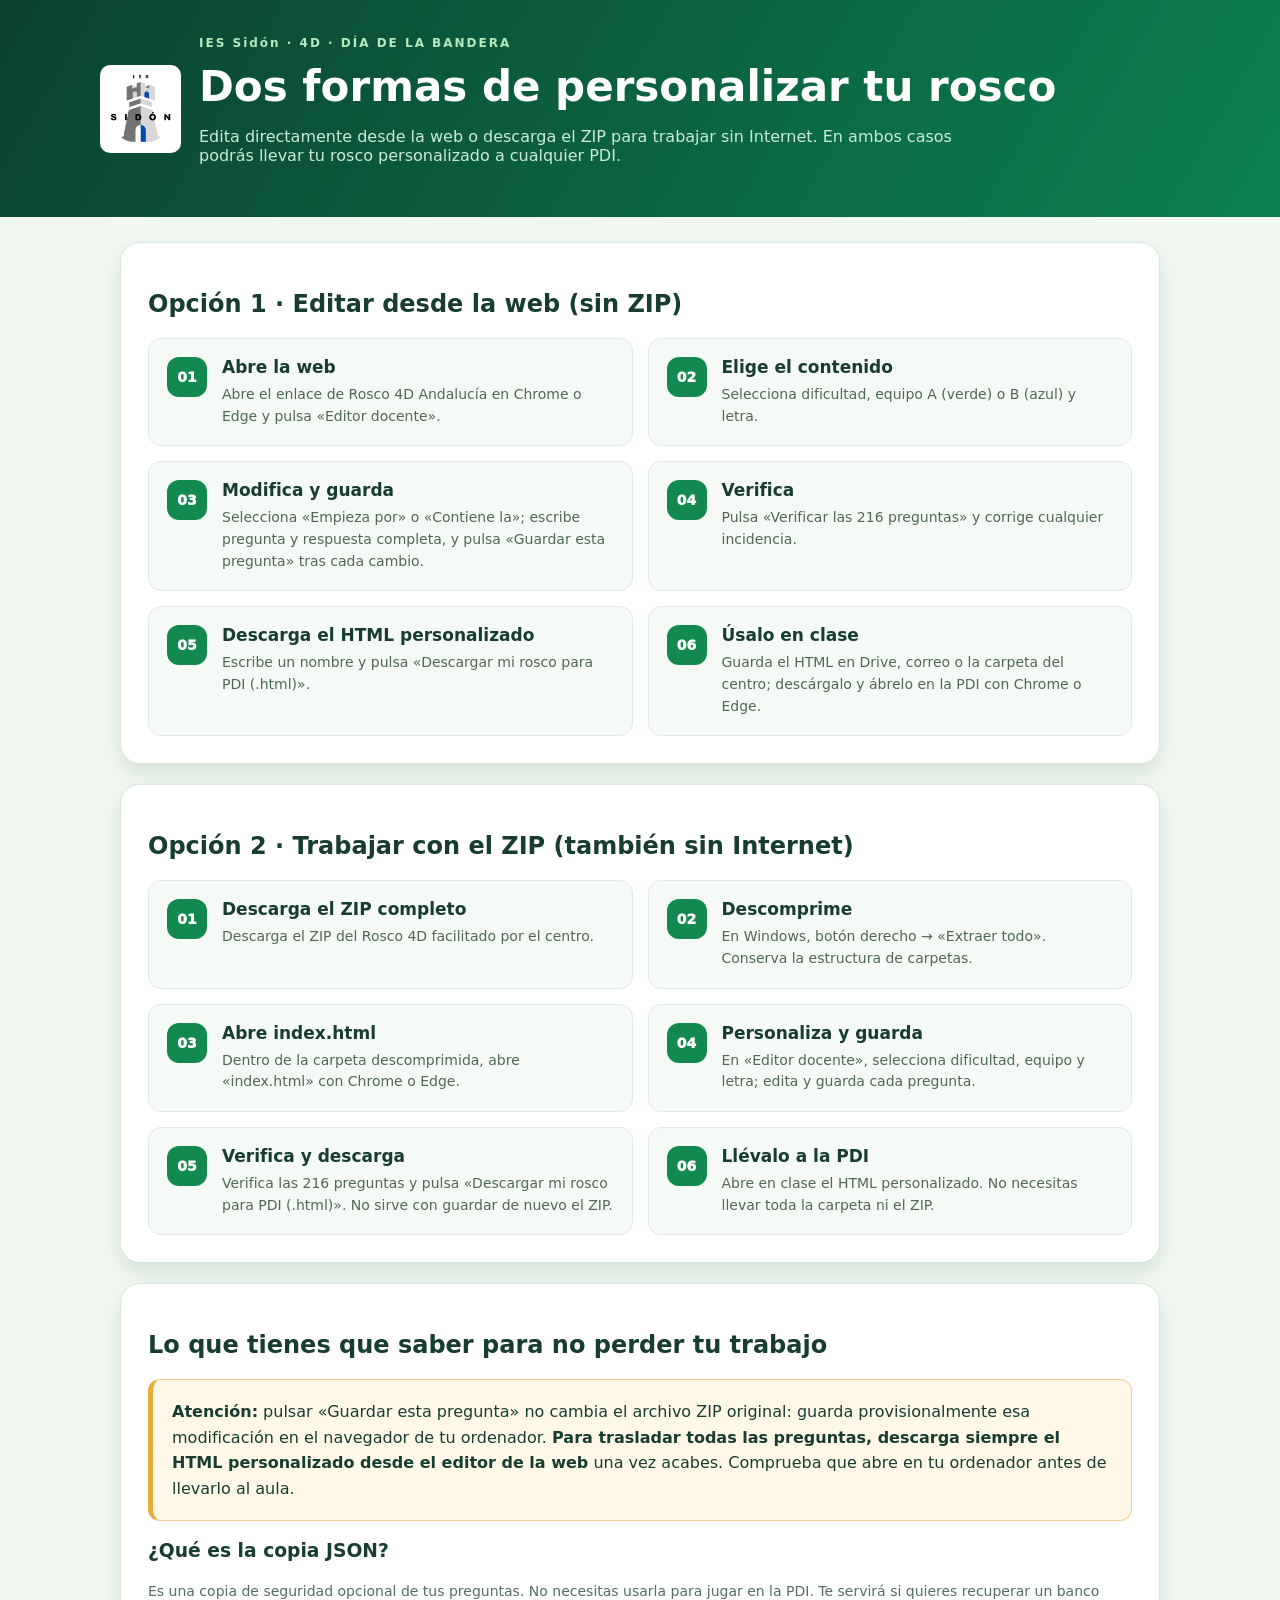
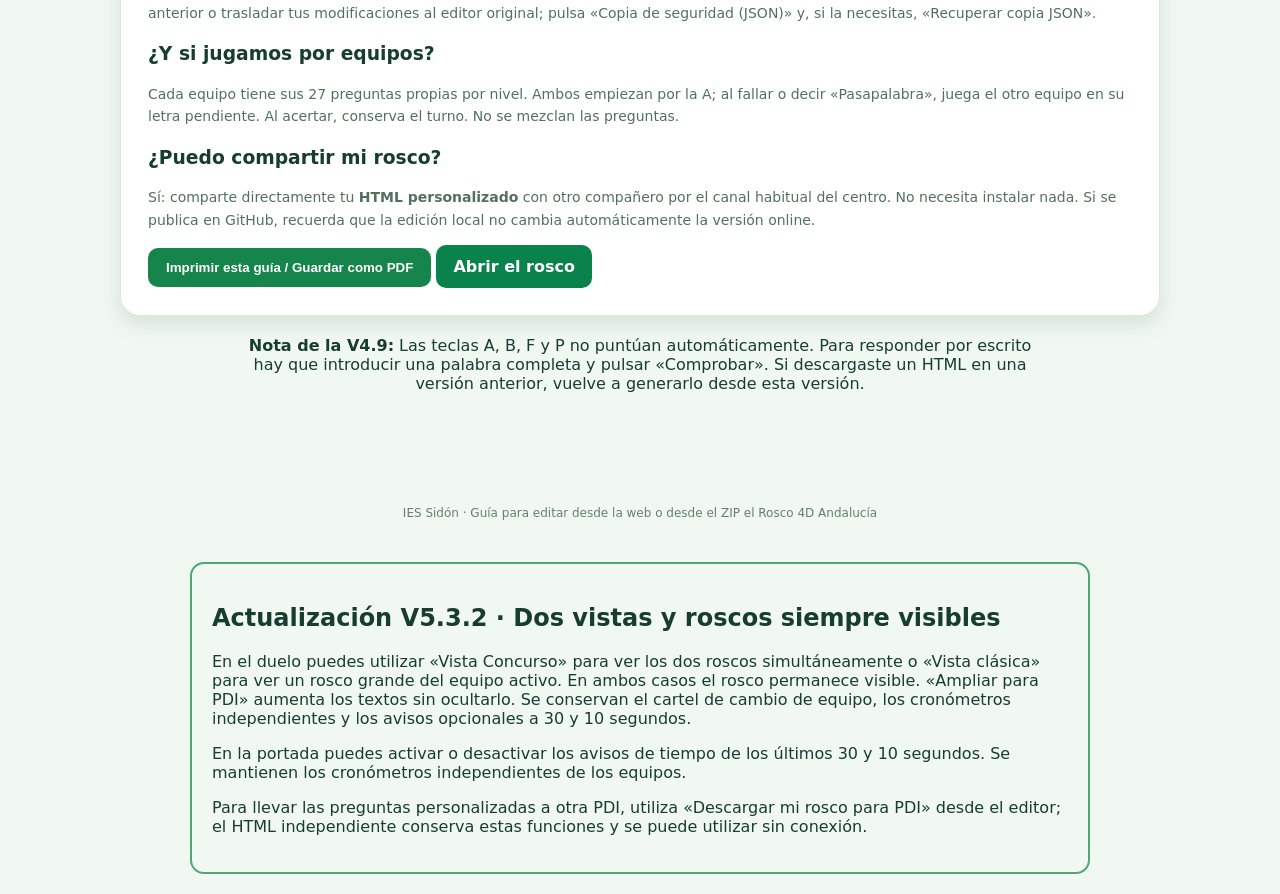
<file: GUIA_DOCENTE.html>
<!doctype html><html lang="es"><head><meta charset="utf-8"><meta name="viewport" content="width=device-width,initial-scale=1"><title>Guía docente · Rosco 4D · IES Sidón</title><style>
:root{font-family:system-ui,-apple-system,"Segoe UI",Arial,sans-serif;color:#163d30}*{box-sizing:border-box}body{margin:0;background:#f1f8f2}header{background:linear-gradient(120deg,#0b4230,#0b8150);color:white;padding:36px clamp(20px,5vw,70px)}.wrap{max-width:1080px;margin:auto}header .line{display:flex;align-items:center;gap:18px}header img{width:81px;height:88px;object-fit:contain;background:#fff;border-radius:10px;padding:7px}h1{font-size:clamp(27px,4vw,42px);margin:12px 0 3px}header p{color:#ccebdc;max-width:800px;font-size:16px}.tag{font-weight:800;letter-spacing:2px;font-size:12px;color:#b6e9bc}main{max-width:1080px;margin:25px auto;padding:0 20px 50px}.panel{background:white;border:1px solid #d9e9dc;border-radius:20px;padding:27px;margin-bottom:20px;box-shadow:0 9px 20px #164e2420}.steps{display:grid;grid-template-columns:1fr 1fr;gap:15px}.step{background:#f5faf6;border:1px solid #dfeae1;border-radius:13px;padding:18px;display:flex;gap:15px;align-items:flex-start}.number{font-size:14px;font-weight:950;display:grid;place-items:center;min-width:40px;height:40px;background:#12894e;color:white;border-radius:12px}.step h3{margin:0 0 7px;font-size:17px}.step p{margin:0;color:#4f6757;line-height:1.55;font-size:14px}.warn{padding:19px;background:#fff8e6;border:1px solid #efcf92;border-left:5px solid #e8ab3d;border-radius:12px;line-height:1.6}.tip{background:#eaf6ee;border-radius:10px;padding:14px 17px;color:#315b41;margin:19px 0 0}.action{display:inline-block;padding:12px 17px;background:#09834b;color:white;text-decoration:none;font-weight:800;border-radius:10px}.mini{color:#53705e;line-height:1.6;font-size:14px}kbd,code{background:#ecf2ee;border:1px solid #d4e4d8;padding:2px 5px;border-radius:4px}table{width:100%;border-collapse:collapse}th,td{text-align:left;border-bottom:1px solid #dce8df;padding:10px 12px}th{background:#e8f5eb}footer{font-size:12px;color:#64806d;padding:22px;text-align:center}button{border:0;border-radius:10px;background:#15854c;color:white;padding:12px 18px;cursor:pointer;font-weight:750}@media(max-width:720px){.steps{grid-template-columns:1fr}header .line{align-items:flex-start}.panel{padding:19px}}@media print{@page{size:A4;margin:12mm}body{background:#fff}header{padding:13px;background:#e7f3e9;color:#123d27;print-color-adjust:exact;-webkit-print-color-adjust:exact}header p{color:#345a43}h1{font-size:26px}header img{width:55px;height:60px}.panel{box-shadow:none;margin:13px 0;padding:10px;border:0}.steps{gap:8px}.step{break-inside:avoid;padding:8px}.step h3{font-size:13px}.step p{font-size:11px}.step .number{min-width:28px;height:28px}.warn{padding:10px}.no-print{display:none}}
</style></head><body><header><div class="wrap"><div class="line"><img src="[data-uri]" alt="Logo del IES Sidón"><div><div class="tag">IES Sidón · 4D · DÍA DE LA BANDERA</div><h1>Dos formas de personalizar tu rosco</h1><p>Edita directamente desde la web o descarga el ZIP para trabajar sin Internet. En ambos casos podrás llevar tu rosco personalizado a cualquier PDI.</p></div></div></div></header><main><section class="panel" id="web"><h2>Opción 1 · Editar desde la web (sin ZIP)</h2><div class="steps">
<div class="step"><span class="number">01</span><div><h3>Abre la web</h3><p>Abre el enlace de Rosco 4D Andalucía en Chrome o Edge y pulsa «Editor docente».</p></div></div>
<div class="step"><span class="number">02</span><div><h3>Elige el contenido</h3><p>Selecciona dificultad, equipo A (verde) o B (azul) y letra.</p></div></div>
<div class="step"><span class="number">03</span><div><h3>Modifica y guarda</h3><p>Selecciona «Empieza por» o «Contiene la»; escribe pregunta y respuesta completa, y pulsa «Guardar esta pregunta» tras cada cambio.</p></div></div>
<div class="step"><span class="number">04</span><div><h3>Verifica</h3><p>Pulsa «Verificar las 216 preguntas» y corrige cualquier incidencia.</p></div></div>
<div class="step"><span class="number">05</span><div><h3>Descarga el HTML personalizado</h3><p>Escribe un nombre y pulsa «Descargar mi rosco para PDI (.html)».</p></div></div>
<div class="step"><span class="number">06</span><div><h3>Úsalo en clase</h3><p>Guarda el HTML en Drive, correo o la carpeta del centro; descárgalo y ábrelo en la PDI con Chrome o Edge.</p></div></div>
</div></section>
<section class="panel" id="zip"><h2>Opción 2 · Trabajar con el ZIP (también sin Internet)</h2><div class="steps">
<div class="step"><span class="number">01</span><div><h3>Descarga el ZIP completo</h3><p>Descarga el ZIP del Rosco 4D facilitado por el centro.</p></div></div>
<div class="step"><span class="number">02</span><div><h3>Descomprime</h3><p>En Windows, botón derecho → «Extraer todo». Conserva la estructura de carpetas.</p></div></div>
<div class="step"><span class="number">03</span><div><h3>Abre index.html</h3><p>Dentro de la carpeta descomprimida, abre «index.html» con Chrome o Edge.</p></div></div>
<div class="step"><span class="number">04</span><div><h3>Personaliza y guarda</h3><p>En «Editor docente», selecciona dificultad, equipo y letra; edita y guarda cada pregunta.</p></div></div>
<div class="step"><span class="number">05</span><div><h3>Verifica y descarga</h3><p>Verifica las 216 preguntas y pulsa «Descargar mi rosco para PDI (.html)». No sirve con guardar de nuevo el ZIP.</p></div></div>
<div class="step"><span class="number">06</span><div><h3>Llévalo a la PDI</h3><p>Abre en clase el HTML personalizado. No necesitas llevar toda la carpeta ni el ZIP.</p></div></div>
</div></section>
<section class="panel"><h2>Lo que tienes que saber para no perder tu trabajo</h2><div class="warn"><strong>Atención:</strong> pulsar «Guardar esta pregunta» no cambia el archivo ZIP original: guarda provisionalmente esa modificación en el navegador de tu ordenador. <strong>Para trasladar todas las preguntas, descarga siempre el HTML personalizado desde el editor de la web</strong> una vez acabes. Comprueba que abre en tu ordenador antes de llevarlo al aula.</div><h3>¿Qué es la copia JSON?</h3><p class="mini">Es una copia de seguridad opcional de tus preguntas. No necesitas usarla para jugar en la PDI. Te servirá si quieres recuperar un banco anterior o trasladar tus modificaciones al editor original; pulsa «Copia de seguridad (JSON)» y, si la necesitas, «Recuperar copia JSON».</p><h3>¿Y si jugamos por equipos?</h3><p class="mini">Cada equipo tiene sus 27 preguntas propias por nivel. Ambos empiezan por la A; al fallar o decir «Pasapalabra», juega el otro equipo en su letra pendiente. Al acertar, conserva el turno. No se mezclan las preguntas.</p><h3>¿Puedo compartir mi rosco?</h3><p class="mini">Sí: comparte directamente tu <strong>HTML personalizado</strong> con otro compañero por el canal habitual del centro. No necesita instalar nada. Si se publica en GitHub, recuerda que la edición local no cambia automáticamente la versión online.</p><div class="no-print"><button onclick="window.print()">Imprimir esta guía / Guardar como PDF</button> <a class="action" href="index.html">Abrir el rosco</a></div></section><p class="small" style="margin:16px auto;max-width:800px;text-align:center"><strong>Nota de la V4.9:</strong> Las teclas A, B, F y P no puntúan automáticamente. Para responder por escrito hay que introducir una palabra completa y pulsar «Comprobar». Si descargaste un HTML en una versión anterior, vuelve a generarlo desde esta versión.</p>
</main><footer>IES Sidón · Guía para editar desde la web o desde el ZIP el Rosco 4D Andalucía</footer><section style="padding:20px;border:2px solid #52a676;border-radius:14px;margin:20px auto;max-width:900px"><h2>Actualización V5.3.2 · Dos vistas y roscos siempre visibles</h2><p>En el duelo puedes utilizar «Vista Concurso» para ver los dos roscos simultáneamente o «Vista clásica» para ver un rosco grande del equipo activo. En ambos casos el rosco permanece visible. «Ampliar para PDI» aumenta los textos sin ocultarlo. Se conservan el cartel de cambio de equipo, los cronómetros independientes y los avisos opcionales a 30 y 10 segundos.</p><p>En la portada puedes activar o desactivar los avisos de tiempo de los últimos 30 y 10 segundos. Se mantienen los cronómetros independientes de los equipos.</p><p>Para llevar las preguntas personalizadas a otra PDI, utiliza «Descargar mi rosco para PDI» desde el editor; el HTML independiente conserva estas funciones y se puede utilizar sin conexión.</p></section></body></html>
</file>
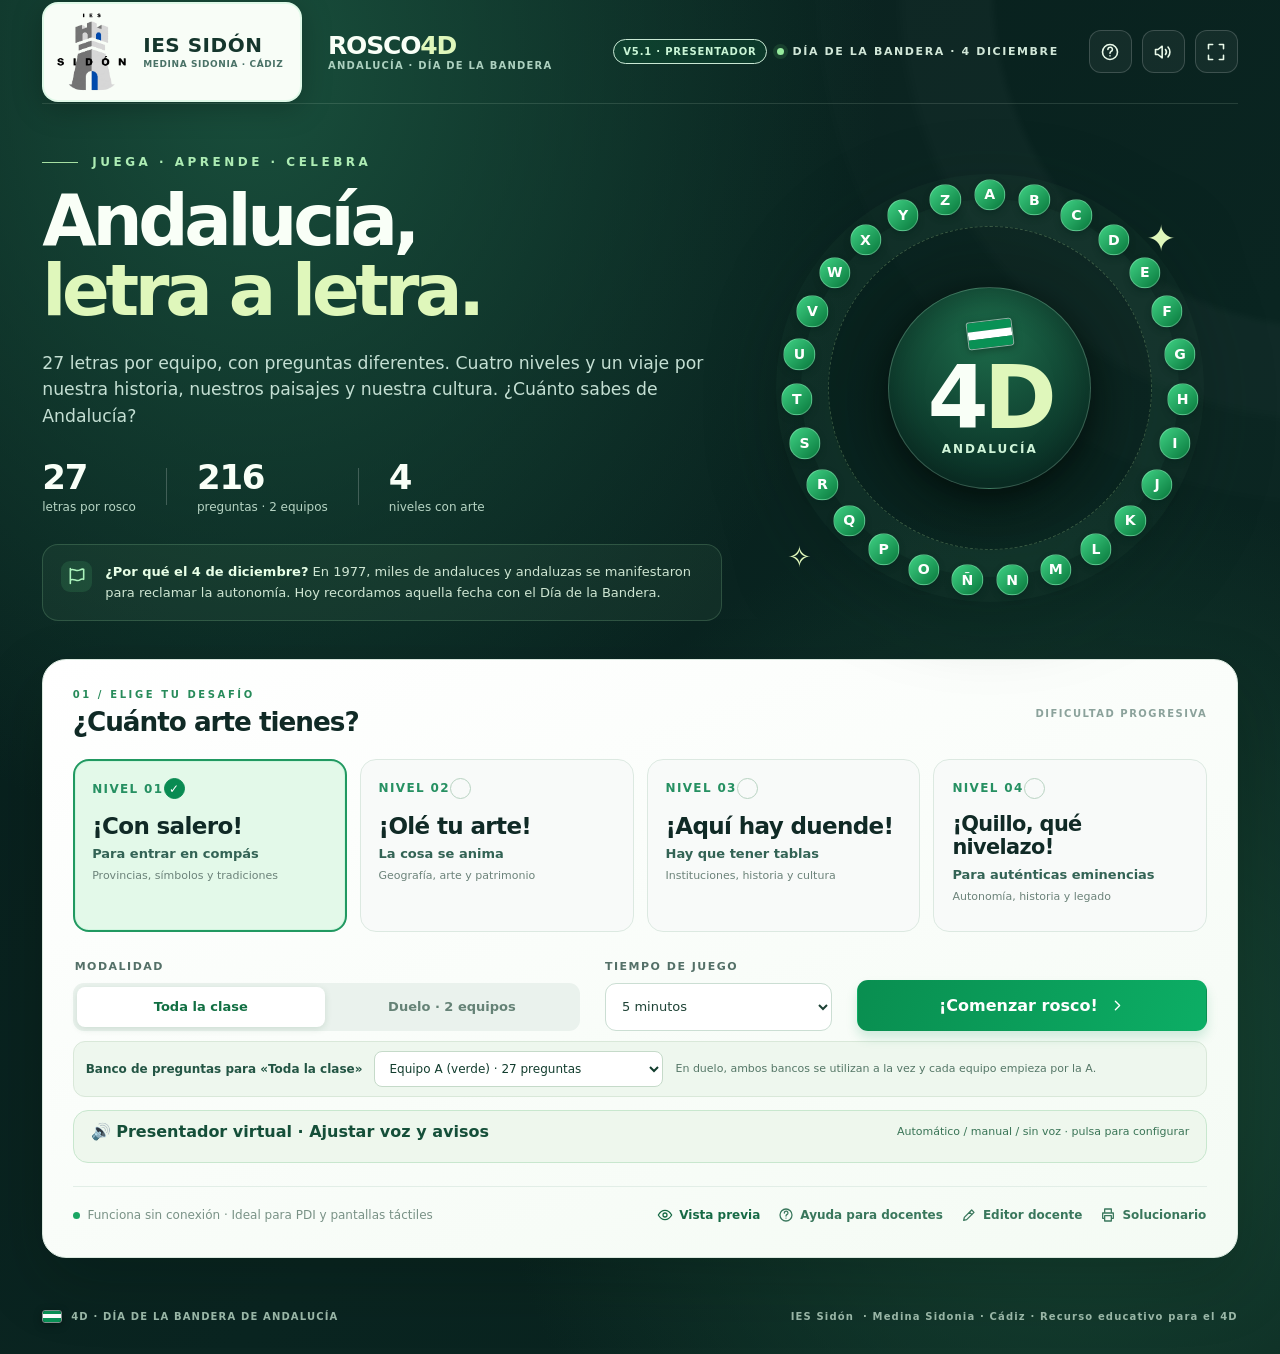
<file: Rosco_4D_V5_1_LISTO_PARA_PDI.html>
<!doctype html>
<html lang="es">
<head>
  <meta charset="utf-8">
  <meta name="viewport" content="width=device-width,initial-scale=1,viewport-fit=cover">
  <meta name="theme-color" content="#0b2623">
  <meta name="description" content="Rosco 4D Andalucía: 216 preguntas sobre Andalucía en cuatro niveles de dificultad con sabor andaluz. Juego interactivo para pizarras digitales, sin conexión a internet.">
  <title>Rosco 4D · Día de la Bandera de Andalucía · IES Sidón</title>
  <link rel="icon" href="[data-uri]" type="image/svg+xml">
  <style>
:root{--bg:#0a2422;--bg2:#0e302a;--green:#16a067;--green2:#4add91;--lime:#dff7bb;--cream:#f9fff7;--text:#102a26;--muted:#68847b;--line:#dae7dc;--white:#fff;--wrong:#e85b5f;--pending:#d8e1e5;--shadow:0 25px 65px rgba(1,16,10,.22);font-family:'Segoe UI',Inter,ui-sans-serif,system-ui,-apple-system,BlinkMacSystemFont,Arial,sans-serif;color:var(--cream);font-synthesis:none}
*{box-sizing:border-box}html{min-width:320px;min-height:100%;scroll-behavior:smooth}body{margin:0;min-height:100vh;background:radial-gradient(ellipse at 20% 5%,#194f3c 0%,transparent 43%),radial-gradient(ellipse at 85% 80%,#184735 0%,transparent 39%),linear-gradient(135deg,#071d1b,#0a2521 60%,#09221d);overflow-x:hidden}button,select,input,textarea{font:inherit}button{cursor:pointer}button:disabled{cursor:not-allowed;opacity:.55}svg{width:20px;height:20px;fill:none;stroke:currentColor;stroke-width:1.9;stroke-linecap:round;stroke-linejoin:round;flex-shrink:0}.svg-defs{position:absolute;width:0;height:0;overflow:hidden}.is-hidden{display:none!important}.ambient{position:fixed;pointer-events:none;z-index:0;border-radius:50%;filter:blur(4px)}.ambient-one{width:680px;height:680px;right:-390px;top:-350px;border:1px solid rgba(255,255,255,.1);box-shadow:0 0 0 90px rgba(255,255,255,.015),0 0 0 175px rgba(255,255,255,.012)}.ambient-two{width:450px;height:450px;bottom:-330px;left:-160px;border:1px solid rgba(255,255,255,.06)}a{color:inherit}.app-shell{position:relative;z-index:1;display:flex;flex-direction:column;min-height:100vh;max-width:1900px;margin:auto;padding:0 clamp(22px,3.3vw,64px)}.site-header{display:flex;align-items:center;justify-content:space-between;gap:24px;min-height:100px;border-bottom:1px solid rgba(233,255,233,.13)}.brand{text-decoration:none;display:inline-flex;align-items:center;gap:14px;min-width:0}.brand-emblem{height:47px;width:47px;display:grid;place-items:center;border-radius:14px;background:rgba(255,255,255,.09);border:1px solid rgba(255,255,255,.2)}.mini-flag{display:block;height:24px;width:32px;background:linear-gradient(to bottom,#158c4d 0 33%,#fff 33% 67%,#158c4d 67%);border-radius:2px;box-shadow:0 2px 9px rgba(0,0,0,.2);transform:rotate(-8deg)}.brand-titles{display:flex;flex-direction:column;gap:2px}.brand-titles strong{font-size:25px;font-weight:900;letter-spacing:-1.15px;line-height:1}.brand-emphasis{color:var(--lime)}.brand-titles small{font-size:9px;letter-spacing:1.8px;font-weight:800;color:#acd0bf}.top-actions{display:flex;align-items:center;gap:10px}.header-commemoration{color:#d1e7d8;font-size:11px;font-weight:850;letter-spacing:1.6px;margin-right:20px;display:inline-flex;align-items:center;gap:9px}.header-dot{width:7px;height:7px;background:#96eb9e;border-radius:50%;box-shadow:0 0 0 4px #4b9a5a33}.icon-btn{border:1px solid #ffffff2c;background:#ffffff0c;color:#eafaea;border-radius:12px;width:43px;height:43px;display:grid;place-items:center;transition:background .2s,transform .2s}.icon-btn:hover,.icon-btn:focus-visible{background:#ffffff24;transform:translateY(-1px)}.screen{animation:screen-in .35s both;flex:1}@keyframes screen-in{from{opacity:0;transform:translateY(11px)}to{opacity:1;transform:translateY(0)}}.setup-screen{padding:clamp(30px,4vw,65px) 0 20px}.setup-layout{display:grid;grid-template-columns:minmax(0,1fr) minmax(280px,.73fr);align-items:center;gap:20px;min-height:360px}.setup-lead{max-width:720px}.eyebrow{font-size:12px;font-weight:900;letter-spacing:3.5px;color:#adecb4;display:flex;align-items:center;gap:14px;margin:0 0 18px}.eyebrow-line{height:1px;width:36px;background:#a6dfa2}.setup-lead h1{font-size:clamp(49px,5.5vw,87px);line-height:.99;font-weight:900;letter-spacing:-4.3px;margin:0 0 23px}.setup-lead h1 span{color:var(--lime);display:block}.setup-description{font-size:clamp(16px,1.35vw,21px);line-height:1.55;color:#c4dfd3;max-width:710px;margin:0 0 30px}.stat-ribbon{display:flex;gap:30px;align-items:center;margin-bottom:30px}.stat-ribbon>div{display:flex;flex-direction:column}.stat-ribbon strong{font-size:34px;line-height:1;letter-spacing:-1.2px}.stat-ribbon div span{font-size:12px;color:#b6d4c3;padding-top:6px}.stat-separator{height:37px;width:1px;background:#ffffff36}.history-note{max-width:680px;border:1px solid #b9f6bf2b;background:#b4f0ad0d;border-radius:16px;padding:16px 18px;display:flex;gap:13px;align-items:flex-start;color:#cfe6d3}.history-note p{margin:0;font-size:13px;line-height:1.65}.history-note strong{color:#e8ffe7}.history-icon{width:31px;height:31px;flex:none;border-radius:9px;display:grid;place-items:center;background:#50c07729;color:#acf3bc}.welcome-wheel{position:relative;margin:0 auto;width:min(100%,405px);aspect-ratio:1;filter:drop-shadow(0 18px 35px #00170e87)}.welcome-orbit{position:absolute;inset:10%;border-radius:50%;border:1px dashed #c5f7aa40;box-shadow:0 0 0 27px #8ee4ad08,0 0 0 52px #8ee4ad08}.preview-letter{position:absolute;left:50%;top:50%;display:grid;place-items:center;width:clamp(25px,2.45vw,38px);height:clamp(25px,2.45vw,38px);border-radius:50%;background:linear-gradient(135deg,#3fd184,#08783c);border:1px solid #d7ffe74b;color:#fff;font-size:clamp(11px,1.1vw,15px);font-weight:900;box-shadow:0 3px 6px #021f1970;transform:translate(-50%,-50%)}.welcome-center{position:absolute;inset:25%;display:flex;flex-direction:column;align-items:center;justify-content:center;border-radius:50%;border:1px solid #dfffe634;background:radial-gradient(circle at 50% 25%,#1d6b4a,#0a3026 80%);box-shadow:inset 0 0 35px #0003,0 7px 35px #0008;z-index:2}.flag-horizontal{display:flex;flex-direction:column;overflow:hidden;border-radius:3px;border:1px solid #ffffff80;box-shadow:0 2px 8px #0005;flex:none}.flag-horizontal i{display:block;flex:1;width:100%}.flag-horizontal i:nth-child(1),.flag-horizontal i:nth-child(3){background:#099155}.flag-horizontal i:nth-child(2){background:#fff}.welcome-flag{width:46px;height:28px;margin-bottom:6px;transform:rotate(-7deg)}.welcome-center>span:not(.welcome-flag){font-size:clamp(56px,7vw,88px);font-weight:950;line-height:1;letter-spacing:-5px}.welcome-center>span:not(.welcome-flag) span{color:var(--lime)}.welcome-center small{font-weight:900;font-size:clamp(9px,1vw,12px);letter-spacing:2px;color:#cff4d8}.sparkle{position:absolute;font-size:36px;color:var(--lime)}.sparkle-a{top:8%;right:4%}.sparkle-b{bottom:4%;left:0;font-size:29px}.setup-panel{background:linear-gradient(160deg,#fff,#f4fbf4);border:1px solid #dbe9df;border-radius:24px;color:var(--text);padding:clamp(20px,2.3vw,35px);box-shadow:var(--shadow);margin-top:38px}.setup-panel-heading{display:flex;justify-content:space-between;gap:20px;align-items:center;margin-bottom:20px}.section-index,.question-eyebrow{color:#278b5a;font-weight:900;font-size:10px;letter-spacing:2.6px;margin:0 0 7px}.setup-panel h2{font-size:clamp(22px,2.05vw,30px);letter-spacing:-1px;margin:0;line-height:1.2}.panel-label{font-size:10px;font-weight:900;color:#8ba29b;letter-spacing:1.5px}.level-grid{display:grid;grid-template-columns:repeat(4,minmax(0,1fr));gap:13px}.level-card{background:#f8faf9;color:var(--text);border:1.5px solid #dce9e1;border-radius:16px;text-align:left;min-height:173px;padding:18px 18px 15px;display:flex;flex-direction:column;gap:7px;transition:.2s;position:relative}.level-card:hover,.level-card:focus-visible{transform:translateY(-3px);border-color:#68bd83;box-shadow:0 10px 18px #0c5b2c18}.level-card.is-selected{background:#e3f9e9;border:2px solid #219961;padding:17.5px 17.5px 14.5px;box-shadow:inset 0 0 0 1px #4ce39b20}.level-top{display:flex;justify-content:space-between;align-items:center;margin-bottom:7px}.level-number{font-weight:900;letter-spacing:2px;color:#269062;font-size:15px}.level-mark{border:1px solid #b8d3c2;border-radius:50%;display:grid;place-items:center;width:21px;height:21px;font-size:12px;color:transparent}.level-card.is-selected .level-mark{background:#098b52;border-color:#098b52;color:#fff}.level-card>strong{font-size:26px;letter-spacing:-1.1px;line-height:1.1}.level-description{font-size:14px;font-weight:750;color:#336355}.level-card small{font-size:11px;color:#6c837a;line-height:1.45}.settings-row{display:grid;grid-template-columns:1.45fr .65fr 1fr;gap:25px;align-items:end;margin-top:28px}.setting-group{margin:0;padding:0;border:0;min-width:0}.setting-group legend,.setting-group>label{font-size:11px;display:block;margin-bottom:10px;font-weight:900;letter-spacing:1.5px;color:#547068}.segmented{display:flex;min-height:48px;gap:3px;background:#eaf2ed;border-radius:11px;padding:4px}.segmented button{flex:1;background:none;border:0;border-radius:8px;color:#658276;font-size:13px;font-weight:800;min-height:40px;padding:6px 10px}.segmented button.selected{background:#fff;color:#116f42;box-shadow:0 2px 7px #175b2d22}.setting-group select{width:100%;height:48px;border:1px solid #cbded3;border-radius:11px;background:#fff;padding:0 12px;font-size:13px;color:#1d4235;min-width:0}.primary-btn,.secondary-btn{min-height:48px;border-radius:11px;padding:11px 19px;display:inline-flex;align-items:center;justify-content:center;gap:11px;font-weight:850;font-size:14px;border:1px solid transparent;text-align:center}.primary-btn{background:linear-gradient(110deg,#098e50,#0cae65);color:#fff;box-shadow:0 7px 12px #0790522a}.primary-btn:hover{filter:brightness(1.08)}.primary-btn svg{width:17px;height:17px}.secondary-btn{background:#fff;color:#176f4a;border-color:#bedbcc}.secondary-btn:hover{background:#effaf2}.start-btn{width:100%;min-height:51px;font-size:16px}.setup-footer{border-top:1px solid #e2eee7;margin-top:23px;padding-top:15px;display:flex;gap:20px;justify-content:space-between;align-items:center;color:#799286;font-size:12px}.offline-dot{display:inline-block;width:7px;height:7px;background:#19a663;border-radius:50%;margin-right:4px}.setup-footer>div{display:flex;gap:19px}.plain-link{display:inline-flex;align-items:center;justify-content:center;gap:6px;color:#39775c;font-weight:800;background:none;border:0;padding:5px 1px;font-size:12px;text-align:left}.plain-link:hover{text-decoration:underline}.plain-link svg{width:16px;height:16px}.resume-banner{margin-top:16px;padding:13px;border-radius:12px;display:flex;gap:13px;align-items:center;justify-content:flex-end;background:#e4f5e6;border:1px solid #b5ddbb;font-size:13px}.resume-banner span{margin-right:auto}.resume-banner .secondary-btn{min-height:39px;padding:7px 13px}.site-footer{min-height:76px;padding:17px 0;display:flex;align-items:center;justify-content:space-between;gap:20px;color:#9ebcac;font-size:10px;font-weight:800;letter-spacing:1.15px}.site-footer>span{display:flex;align-items:center;gap:9px}.footer-flag{width:20px;height:13px}.site-footer a{text-decoration:none;color:#d3f0cc}.site-footer a:hover{text-decoration:underline}
/* Pantalla de juego */
.game-screen{padding-top:20px;display:flex;flex-direction:column}.game-toolbar{display:flex;justify-content:space-between;align-items:center;gap:16px;min-height:65px}.game-breadcrumb,.game-tools{display:flex;align-items:center;gap:12px}.back-button,.toolbar-btn{background:transparent;border:1px solid #d5f6db32;border-radius:10px;padding:10px 13px;color:#e6f8e8;display:flex;gap:8px;align-items:center;font-size:13px;font-weight:750}.back-button:hover,.toolbar-btn:hover{background:#ffffff18}.back-button svg,.toolbar-btn svg{width:17px;height:17px}.breadcrumb-divider{width:1px;height:20px;background:#ffffff39;margin:0 4px}.course-chip{background:#d8f9d6;color:#124f37;border-radius:7px;padding:8px 12px;font-size:12px;font-weight:950}.mode-chip{font-size:11px;font-weight:850;letter-spacing:1px;color:#c4e4ce}.timer-display{min-width:136px;background:#123c32;border:1px solid #b2e9b837;border-radius:12px;display:flex;align-items:center;justify-content:center;gap:8px;padding:7px 13px;color:#fff}.timer-caption{font-size:9px;letter-spacing:1.3px;font-weight:900;color:#8ecca7}.timer-display strong{font-size:28px;line-height:1;font-variant-numeric:tabular-nums;letter-spacing:1px}.timer-display.time-warning{border-color:#fbab7b;background:#743f34}.timer-display.time-critical{background:#a03c40;animation:time-pulse 1s infinite}@keyframes time-pulse{50%{filter:brightness(1.2)}}
.board-layout{display:grid;grid-template-columns:minmax(0,1fr) minmax(0,.92fr);gap:clamp(18px,3vw,58px);align-items:center;flex:1;min-height:530px}.rosco-zone{position:relative;display:flex;flex-direction:column;justify-content:center;align-items:center;min-width:0;padding:8px 0}.rosco-bg{position:absolute;width:min(86%,650px);aspect-ratio:1;border-radius:50%;background:radial-gradient(circle,#51b58b16,transparent 68%);pointer-events:none}.rosco-frame{width:min(100%,min(62vh,680px));aspect-ratio:1;position:relative;flex:none;container-type:size}.rosco-letters{position:absolute;inset:0}.letter-btn{position:absolute;width:9.1%;aspect-ratio:1;display:grid;place-items:center;transform:translate(-50%,-50%);border-radius:50%;border:2px solid #d6e6e5;color:#174b43;background:linear-gradient(155deg,#edf8fa,#bdd5d5);font-size:clamp(13px,2.5cqw,21px);font-weight:950;box-shadow:0 4px 0 #1025227a,0 8px 16px #031b1b42;transition:background .17s,box-shadow .17s,scale .17s;z-index:2;padding:0;touch-action:manipulation}.letter-btn:hover{scale:1.09}.letter-btn:focus-visible{outline:3px solid #efffa3;outline-offset:2px}.letter-btn.is-correct{color:#fff;border-color:#72e7a3;background:linear-gradient(145deg,#17b968,#078451)}.letter-btn.is-wrong{color:#fff;border-color:#ff9b99;background:linear-gradient(145deg,#f56c6c,#cf454e)}.letter-btn.is-current{color:#244c2b;border:3px solid #fff7bd;background:linear-gradient(145deg,#f5f7b1,#c6e97f);box-shadow:0 0 0 5px #f2ffb138,0 0 19px #dcff9a99,0 3px 0 #21331e;scale:1.11;z-index:4}.letter-btn.is-current.is-correct,.letter-btn.is-current.is-wrong{scale:1}.letter-btn:disabled{opacity:1;cursor:default}.rosco-core{position:absolute;inset:22%;border-radius:50%;background:radial-gradient(circle at 50% 0%,#26654c,#0a2927 72%);border:2px solid #e2fff34a;box-shadow:inset 0 0 55px #001b1590,0 0 0 10px #a6e6b30a,0 0 35px #77f5a011;display:flex;align-items:center;justify-content:center;flex-direction:column;gap:1.5%;text-align:center}.core-flag{width:16%;height:11%;transform:rotate(-6deg);margin-bottom:2%}.core-label{color:#b2e9ba;font-weight:900;letter-spacing:4px;font-size:clamp(9px,1.8cqw,17px)}.core-title{font-size:clamp(47px,14cqw,104px);letter-spacing:-.1em;line-height:1;font-weight:950}.core-title span{color:var(--lime)}.core-name{font-size:clamp(9px,2.7cqw,23px);font-weight:950;letter-spacing:1.5px}.core-subtext{font-size:clamp(6px,1.5cqw,11px);font-weight:850;letter-spacing:1.25px;color:#a7d9be}.core-division{background:#d0efb155;width:38%;height:1px;margin:5% 0 2%}.core-progress{display:flex;flex-direction:column;gap:2px}.core-progress strong{font-size:clamp(19px,4cqw,35px);color:var(--lime);line-height:1.1}.core-progress span{font-size:clamp(9px,1.8cqw,13px);color:#c6dfd0}.legend{display:flex;justify-content:center;gap:clamp(13px,1.8vw,23px);color:#c7e2d4;font-size:11px;font-weight:650;margin-top:2px;flex-wrap:wrap}.legend>span{display:inline-flex;gap:7px;align-items:center}.legend-dot{height:11px;width:11px;border-radius:50%;background:#b7ced4;border:1px solid #ffffffaa}.legend-dot.is-active{background:#e5f7a0}.legend-dot.is-correct{background:#23b66e}.legend-dot.is-wrong{background:#ea6b6b}.legend-dot.is-pending{background:#c6d3d8}
.question-zone{color:var(--text);background:linear-gradient(150deg,#fff 12%,#f8fdf8);border:1px solid #d9e6e0;border-radius:24px;box-shadow:var(--shadow);padding:clamp(24px,2.8vw,43px);min-height:480px;display:flex;flex-direction:column;justify-content:center;gap:0}.question-topline{display:flex;align-items:start;justify-content:space-between;gap:16px}.question-topline h2{font-size:clamp(23px,2.35vw,37px);line-height:1.13;letter-spacing:-1.25px;margin:0;font-weight:900}.letter-mini{background:#12392d;color:#e9ffd8;width:67px;height:67px;border-radius:16px;display:grid;place-items:center;font-size:43px;line-height:1;font-weight:950;flex:none;box-shadow:0 6px 0 #bad7bf}.question-rule{display:flex;align-items:center;gap:10px;color:#16854f;font-size:12px;font-weight:950;letter-spacing:1.65px;margin:25px 0 12px}.question-rule-dot{width:7px;height:7px;background:#1ea967;border-radius:50%}.question-body{font-size:clamp(21px,2.05vw,32px);line-height:1.38;font-weight:750;letter-spacing:-.65px;margin:0 0 24px;min-height:114px}.answer-input-block{padding-bottom:17px}.answer-input-block label{display:block;font-size:10px;letter-spacing:1.6px;font-weight:900;color:#667f71;margin:0 0 8px}.answer-input-row{display:flex;gap:8px}.answer-input-row input{height:48px;min-width:0;flex:1;border-radius:10px;border:1px solid #ccded2;background:#fff;padding:0 15px;color:#153b2b;font-size:16px}.answer-input-row input:focus,.editor-dialog input:focus,.editor-dialog textarea:focus,.editor-dialog select:focus{outline:3px solid #abedb0;outline-offset:1px}.answer-input-row input::placeholder{color:#b0c1b8}.check-input-btn{padding:0 15px;background:#e8f5eb;border:1px solid #bcd9c4;border-radius:10px;color:#187143;font-weight:850;white-space:nowrap}.check-input-btn:hover{background:#d3f1db}.input-help{font-size:11px;color:#829689;margin:9px 0 0}.question-actions{display:grid;grid-template-columns:1fr 1fr 1.25fr;gap:10px}.action-btn{border-radius:12px;border:1px solid transparent;min-height:66px;display:flex;gap:11px;justify-content:center;align-items:center;padding:9px 12px;font-weight:900;font-size:clamp(13px,1.08vw,17px);transition:.15s;white-space:nowrap}.action-btn:hover{transform:translateY(-2px);filter:brightness(1.04)}.action-btn svg{width:21px;height:21px}.answer-correct{background:#087c46;color:#fff}.answer-wrong{background:#fce9e8;color:#ae373e;border-color:#ffc6c7}.answer-pass{background:#e9f0f2;color:#355769;border-color:#d2e0e5}.question-end{display:flex;align-items:center;justify-content:space-between;gap:12px;margin-top:19px}.keyboard-hint{color:#94a69a;font-size:10px;text-align:right}kbd{font-size:11px;padding:2px 5px;border:1px solid #c7d7cc;background:#eff4f0;border-radius:4px;color:#436b55;font-family:inherit}.feedback-card{background:#eaf8ed;border:1px solid #b6dfc5;padding:16px 17px;border-radius:14px;margin:-2px 0 22px}.feedback-card.is-wrong{background:#fff1f0;border-color:#ffcecd}.feedback-top{display:flex;align-items:center;gap:9px;flex-wrap:wrap}.feedback-icon{display:grid;place-items:center;background:#129b56;border-radius:50%;width:27px;height:27px;color:#fff;font-size:16px;font-weight:900}.feedback-card.is-wrong .feedback-icon{background:#e05257}.feedback-top strong{font-size:18px;color:#147444}.feedback-card.is-wrong .feedback-top strong{color:#af3c43}.feedback-answer{font-size:14px;font-weight:900;margin-left:auto;color:#113e2b}.feedback-card p{margin:10px 0 0;color:#496c57;font-size:13px;line-height:1.6}.feedback-card.is-wrong p{color:#865858}.next-btn{width:100%;min-height:65px;font-size:17px}.reveal-card{background:#f4f7e3;border:1px dashed #b2c283;padding:13px 17px;border-radius:12px;margin:-5px 0 18px}.reveal-card small{display:block;color:#858e53;font-size:10px;letter-spacing:1px;font-weight:950;margin-bottom:5px}.reveal-card strong{font-size:20px;color:#314528}.reveal-link{color:#528168}.scoreboard{background:#ffffff0d;border:1px solid #ffffff21;border-radius:16px;padding:13px 20px;margin:9px 0 19px}.score-main{display:flex;justify-content:space-between;gap:15px;align-items:center}.score-label{display:flex;align-items:center;gap:10px;font-weight:850;color:#d5e9db;letter-spacing:1.6px;font-size:11px}.scorebar-icon{color:#bceb91;font-size:18px}.score-fractions{display:flex;gap:22px;color:#bbd9c7;font-size:12px}.score-fractions strong{color:#fff;font-size:15px}.progress-track{display:flex;position:relative;overflow:hidden;background:#ffffff20;height:8px;margin-top:13px;border-radius:99px}.progress-correct{width:0;background:#39d68b;transition:width .35s}.progress-wrong{width:0;background:#ff8087;transition:width .35s}.teams-row{border-top:1px solid #ffffff20;margin-top:13px;padding-top:12px;display:flex;align-items:center;gap:15px}.team-badge{padding:8px 12px;border:1px solid #ffffff2e;border-radius:11px;display:flex;gap:10px;align-items:center;color:#cadbd0;font-size:13px}.team-badge.active{background:#bbefbb21;border-color:#c2fbc46d;color:#fff}.team-badge strong{font-size:22px;margin-left:8px;color:#fff}.team-marker{width:11px;height:11px;border-radius:50%}.team-marker-one{background:#31d58e}.team-marker-two{background:#eef7f0}.team-versus{font-size:11px;color:#acc4b6;font-weight:850}.team-instruction{margin-left:auto;font-size:11px;color:#afc7b5}
/* Resultados */
.end-screen{display:flex;align-items:center;justify-content:center;padding:40px 0 30px}.end-container{width:min(900px,100%);text-align:center}.end-icon{width:83px;height:83px;border-radius:25px;margin:auto auto 19px;display:grid;place-items:center;background:linear-gradient(145deg,#c5f3af,#76d88f);color:#0e6c3f;transform:rotate(-5deg);box-shadow:0 10px 26px #0005}.end-icon svg{width:43px;height:43px}.end-eyebrow{justify-content:center;margin-bottom:12px}.end-container h2{font-size:clamp(35px,4.5vw,61px);letter-spacing:-2px;margin:0 0 8px}.end-subtitle{color:#c1decb;font-size:17px;line-height:1.6;margin:0 0 25px}.end-summary{display:grid;grid-template-columns:repeat(4,1fr);gap:11px}.end-summary>div{border:1px solid #ffffff37;border-radius:15px;background:#ffffff15;display:flex;flex-direction:column;padding:19px 10px;gap:9px}.end-summary span{font-size:11px;font-weight:850;letter-spacing:1.3px;color:#b8d8c1}.end-summary strong{font-size:45px;line-height:1;font-weight:950}.end-summary>div:first-child strong{color:#91f1ad}.end-summary>div:nth-child(2) strong{color:#ffc6c6}.end-history{margin:25px 0}.end-history h3{font-size:16px;color:#cce0d3;font-weight:700;margin:0 0 13px}.end-letters{display:flex;justify-content:center;flex-wrap:wrap;gap:7px}.end-letter{width:34px;height:34px;display:grid;place-items:center;border-radius:50%;background:#d9e3e4;color:#1c4640;font-size:14px;font-weight:900}.end-letter.correct{background:#189c60;color:white}.end-letter.wrong{background:#e65a60;color:white}.end-actions{display:flex;gap:12px;justify-content:center;flex-wrap:wrap}.end-motto{margin:32px 0 0;font-weight:600;font-size:13px;letter-spacing:1px;color:#9db6a9}.end-team-summary{background:#e3f8df;color:#134b36;border-radius:13px;margin-top:13px;padding:15px 20px;font-weight:900;font-size:18px}
/* Dialogs, edición */
.app-dialog{position:fixed;max-width:min(630px,calc(100vw - 30px));width:100%;max-height:min(90vh,900px);border:1px solid #e0e7dc;border-radius:20px;background:#fff;color:var(--text);padding:0;box-shadow:0 40px 95px #0009;overflow:auto}.app-dialog::backdrop{background:#001c1bb3;backdrop-filter:blur(6px)}.dialog-head{padding:22px 27px;border-bottom:1px solid #e8efe9;display:flex;justify-content:space-between;gap:15px;align-items:start}.dialog-head small{color:#279363;font-size:10px;letter-spacing:2px;font-weight:900}.dialog-head h2{margin:5px 0 0;letter-spacing:-1px;font-size:27px}.dialog-close{border:0;background:#f0f5f1;color:#39765d;border-radius:9px;height:34px;width:34px;font-size:27px;line-height:1}.dialog-body{padding:24px 27px;color:#466456;font-size:14px;line-height:1.7}.dialog-body>p{margin-top:0}.instruction-list{display:flex;flex-direction:column;gap:15px;margin:20px 0}.instruction-list>div{display:flex;gap:13px;align-items:start}.instruction-list p{margin:0}.step-num{font-size:12px;color:#078a4b;background:#e2f5e7;padding:6px 9px;border-radius:7px;font-weight:900}.shortcut-panel{padding:13px 16px;border-radius:10px;background:#f2f7ee;color:#305a3e}.shortcut-panel p{margin:7px 0 0}.dialog-small{font-size:12px;margin-top:17px!important;color:#779084}.dialog-footer{display:flex;gap:12px;justify-content:flex-end;padding:16px 27px 24px}.editor-dialog{max-width:min(740px,calc(100vw - 30px))}.editor-intro{font-size:13px}.editor-selects{display:grid;grid-template-columns:1fr 1fr;gap:15px;margin-bottom:15px}.editor-selects label,.editor-dialog form label{display:flex;flex-direction:column;font-weight:900;gap:7px;font-size:12px;color:#426954}.editor-dialog select,.editor-dialog input,.editor-dialog textarea{width:100%;border:1px solid #cbdcd0;background:#fff;border-radius:9px;padding:11px 12px;color:#17452c;font-size:14px;resize:vertical}.editor-dialog form{display:flex;flex-direction:column;gap:12px}.editor-dialog .editor-save{align-self:flex-start}.editor-utilities{display:flex;gap:9px;flex-wrap:wrap;align-items:center;border-top:1px solid #e2ede3;padding-top:20px;margin-top:20px}.editor-utilities .secondary-btn{font-size:12px}.import-file-label{cursor:pointer}.editor-reset{color:#a74747;margin-left:auto}.editor-error{font-weight:800;color:#af4144;margin:0;font-size:12px;min-height:0}.toast{position:fixed;z-index:300;bottom:30px;left:50%;transform:translateX(-50%);min-width:220px;max-width:min(480px,90vw);padding:14px 20px;border-radius:13px;background:#e6f9e6;color:#125c3b;font-size:14px;font-weight:850;box-shadow:0 12px 30px #0006;text-align:center}
@media(max-width:1150px){.board-layout{gap:20px;grid-template-columns:minmax(0,.96fr) minmax(0,1.04fr)}.question-zone{padding:25px;min-height:440px}.question-body{font-size:clamp(20px,2.3vw,29px);min-height:112px}.rosco-frame{width:min(100%,56vh)}.action-btn{gap:6px;min-height:59px}.action-btn svg{width:17px;height:17px}.keyboard-hint{display:none}.settings-row{gap:15px}.level-card{padding:13px;min-height:165px}.level-card.is-selected{padding:12.5px}}
@media(max-width:800px){.app-shell{padding:0 19px}.site-header{min-height:76px}.header-commemoration{display:none}.setup-layout{grid-template-columns:1fr;min-height:0;text-align:center;gap:12px}.setup-lead{max-width:none}.setup-lead h1{font-size:clamp(49px,10vw,78px)}.eyebrow{justify-content:center}.stat-ribbon{justify-content:center}.history-note{margin:auto;text-align:left}.welcome-wheel{width:290px;margin-top:20px;margin-bottom:0}.welcome-center>span:not(.welcome-flag){font-size:61px}.setup-panel{margin-top:26px}.level-grid{grid-template-columns:repeat(2,1fr)}.settings-row{grid-template-columns:1fr 1fr}.setup-launch{grid-column:1/-1}.setup-footer{align-items:start}.board-layout{grid-template-columns:1fr;gap:16px;padding-top:10px}.rosco-frame{width:min(75vw,520px)}.rosco-zone{min-height:0}.question-zone{min-height:0}.game-toolbar{flex-wrap:wrap}.scoreboard{margin-top:21px}.game-screen{padding-top:14px}.question-body{min-height:0}.site-footer{flex-wrap:wrap;justify-content:center}.teams-row{flex-wrap:wrap}.team-instruction{margin-left:0}}
@media(max-width:520px){.app-shell{padding:0 13px}.site-header{min-height:68px}.brand-emblem{width:39px;height:39px}.brand-titles strong{font-size:21px}.brand-titles small{font-size:7.5px;letter-spacing:1px}.brand{gap:8px}.top-actions{gap:5px}.icon-btn{width:34px;height:36px;border-radius:8px}.icon-btn svg{width:17px;height:17px}.setup-screen{padding-top:31px}.setup-lead h1{font-size:clamp(43px,11vw,60px);letter-spacing:-2.5px}.setup-description{font-size:15px}.stat-ribbon{gap:13px}.stat-ribbon strong{font-size:29px}.stat-ribbon div span{font-size:10px}.welcome-wheel{width:min(67vw,270px)}.preview-letter{width:25px;height:25px;font-size:11px}.welcome-center>span:not(.welcome-flag){font-size:50px}.setup-panel{padding:16px;border-radius:18px}.setup-panel-heading{align-items:start}.panel-label{display:none}.level-grid{gap:8px}.level-card,.level-card.is-selected{min-height:141px;padding:11px}.level-top{margin-bottom:1px}.level-card>strong{font-size:22px}.level-description{font-size:11px}.level-card small{font-size:10px}.settings-row{grid-template-columns:1fr;gap:14px}.setup-launch{grid-column:auto}.setup-footer{flex-direction:column;gap:11px}.resume-banner{flex-direction:column;align-items:stretch}.game-toolbar{align-items:start}.game-breadcrumb{gap:6px}.game-tools{width:100%;justify-content:space-between;gap:5px}.timer-display{margin-left:auto;min-width:112px}.toolbar-btn{padding:9px}.toolbar-btn span{display:none}.mode-chip{font-size:9px}.rosco-frame{width:min(90vw,460px)}.letter-btn{font-size:clamp(10px,3.2cqw,15px);border-width:1.3px}.core-title{font-size:13cqw}.legend{font-size:10px;gap:10px}.question-zone{padding:20px 17px;border-radius:18px}.question-topline h2{font-size:24px}.letter-mini{width:53px;height:53px;font-size:33px}.question-body{font-size:22px}.answer-input-row{flex-direction:column}.answer-input-row input,.check-input-btn{min-height:43px}.action-btn{flex-direction:column;gap:4px;padding:8px 3px;min-height:65px;font-size:12px}.action-btn svg{width:18px;height:18px}.score-main{flex-direction:column;align-items:stretch;gap:8px}.score-fractions{justify-content:space-between;gap:5px;font-size:11px}.scoreboard{padding:13px}.end-summary{grid-template-columns:repeat(2,1fr)}.end-summary strong{font-size:37px}.end-container h2{font-size:37px}.end-icon{width:70px;height:70px}.dialog-head,.dialog-body{padding:20px}.editor-selects{gap:7px}.editor-utilities .secondary-btn{flex:1}.end-actions .secondary-btn,.end-actions .primary-btn{width:100%}}
@media(max-height:850px) and (min-width:801px){.site-header{min-height:74px}.setup-screen{padding-top:27px}.setup-layout{min-height:300px}.setup-lead h1{font-size:clamp(51px,4.8vw,76px)}.setup-description{margin-bottom:18px}.stat-ribbon{margin-bottom:18px}.history-note{padding:11px 15px}.setup-panel{margin-top:21px}.level-card{min-height:139px}.level-top{margin-bottom:3px}.settings-row{margin-top:18px}.setup-footer{margin-top:15px}.game-screen{padding-top:9px}.game-toolbar{min-height:60px}.board-layout{min-height:0;gap:25px}.rosco-frame{width:min(100%,min(61vh,635px))}.question-zone{padding:23px 29px;min-height:410px}.question-topline h2{font-size:clamp(22px,2vw,30px)}.question-rule{margin-top:15px}.question-body{font-size:clamp(19px,1.9vw,27px);min-height:86px;margin-bottom:15px}.answer-input-block{padding-bottom:12px}.action-btn{min-height:56px}.question-end{margin-top:12px}.scoreboard{margin-top:4px;margin-bottom:11px;padding:10px 17px}.site-footer{min-height:42px;padding:10px 0}.legend{margin-top:0}}
@media(prefers-reduced-motion:reduce){*,*::before,*::after{animation-duration:.01ms!important;transition-duration:.01ms!important;scroll-behavior:auto!important}}
/* Ajuste extra para pizarras con resolución 1366×768: evitar desplazamiento durante el juego */
@media(max-height:850px) and (min-width:801px){
  .rosco-frame{width:min(100%,min(54vh,585px))}
  .question-zone{min-height:375px;padding:18px 24px}
  .question-topline h2{font-size:24px}
  .letter-mini{width:54px;height:54px;font-size:34px;box-shadow:0 4px 0 #bad7bf}
  .question-rule{margin:12px 0 8px}
  .question-body{font-size:clamp(19px,1.64vw,23px);line-height:1.3;min-height:0;margin-bottom:12px}
  .answer-input-block{padding-bottom:8px}
  .answer-input-row input{height:42px}
  .input-help{display:none}
  .action-btn{min-height:49px}
  .question-end{margin-top:9px}
  .feedback-card{margin-bottom:12px;padding:12px}
  .feedback-card p{margin-top:6px}
  .next-btn{min-height:50px}
  .scoreboard{padding:8px 15px;margin:2px 0 8px}
  .progress-track{margin-top:7px;height:6px}
  .teams-row{padding-top:6px;margin-top:7px}
  .team-badge{padding:5px 10px}
  .site-footer{min-height:35px;padding:6px 0}
}
/* Portada completa en pantallas de aula 720p/768p, sin esconder el botón de empezar */
@media(max-height:850px) and (min-width:801px){
  .setup-screen{padding:10px 0 7px}
  .setup-layout{min-height:0;grid-template-columns:minmax(0,1fr) 260px;gap:15px}
  .setup-lead h1{font-size:clamp(44px,4.2vw,58px);line-height:1.03;letter-spacing:-2.7px;margin-bottom:10px}
  .setup-lead h1 span{display:inline}
  .setup-lead .eyebrow{margin-bottom:8px;font-size:10px}
  .setup-description{font-size:14px;line-height:1.37;margin-bottom:11px;max-width:740px}
  .stat-ribbon{margin-bottom:12px;gap:17px}
  .stat-ribbon strong{font-size:27px}
  .stat-ribbon div span{font-size:10px;padding-top:4px}
  .stat-separator{height:30px}
  .history-note{padding:9px 12px;max-width:780px}
  .history-note p{font-size:11px;line-height:1.45}
  .history-icon{width:27px;height:27px}
  .welcome-wheel{width:235px}
  .welcome-center>span:not(.welcome-flag){font-size:51px}
  .welcome-center small{font-size:8px;letter-spacing:1px}
  .welcome-flag{height:20px;width:33px}
  .preview-letter{width:25px;height:25px;font-size:10px}
  .setup-panel{margin-top:12px;padding:16px 23px}
  .setup-panel-heading{margin-bottom:12px}
  .setup-panel h2{font-size:23px}
  .level-card{min-height:115px;padding:11px 13px;gap:4px}
  .level-card.is-selected{padding:10.5px 12.5px}
  .level-top{margin-bottom:0}
  .level-card>strong{font-size:23px}
  .level-description{font-size:12px}
  .level-card small{font-size:10px}
  .settings-row{margin-top:12px}
  .segmented{min-height:42px}
  .segmented button{min-height:34px}
  .setting-group select{height:42px}
  .start-btn{min-height:43px}
  .setup-footer{margin-top:11px;padding-top:9px}
}

/* V2 · Identidad del IES Sidón. Logo original proporcionado por el centro. */
.brand-group{display:flex;align-items:center;gap:clamp(14px,2.3vw,34px);min-width:0}
.school-identity{display:inline-flex;align-items:center;gap:9px;min-width:0;padding:4px 12px 4px 5px;border:1px solid rgba(255,255,255,.24);background:#f3f8f3;border-radius:12px;flex-shrink:0;box-shadow:0 5px 22px rgba(1,19,13,.16)}
.school-logo-frame{display:grid;place-items:center;flex-shrink:0;width:46px;height:49px;background:#fff;border-radius:8px}
.school-logo-frame img{display:block;width:43px;height:47px;object-fit:contain}
.school-titles{display:flex;flex-direction:column;gap:4px;color:#15362d;white-space:nowrap}
.school-titles strong{font-size:14px;line-height:1;font-weight:900;letter-spacing:.7px}
.school-titles small{font-size:8px;letter-spacing:.42px;font-weight:750;color:#4a7267}
@media(max-width:1150px){.brand-group{gap:12px}.school-identity{padding-right:7px}.school-titles small{display:none}}
@media(max-width:920px){.school-titles{display:none}.school-identity{padding:3px}.school-logo-frame{width:43px;height:45px}.school-logo-frame img{width:41px;height:43px}}
@media(max-width:520px){.brand-group{gap:7px}.school-identity{border-radius:9px;padding:2px}.school-logo-frame{width:35px;height:40px;border-radius:7px}.school-logo-frame img{width:34px;height:38px}.brand-titles strong{font-size:19px}.brand-titles small{font-size:7px}}
@media(max-width:390px){.site-header{gap:6px}.brand-emblem{display:none}.brand-group{gap:6px}.brand-titles strong{font-size:18px}}

/* V3 · Duelo con dos roscos independientes */
.team-count{display:flex;flex-direction:column;align-items:flex-end;gap:1px}
.team-count strong{margin-left:0}
.team-count small{font-size:9px;font-weight:750;white-space:nowrap;color:#bbd5c6}
.end-letters{display:flex;flex-direction:column;align-items:center;gap:15px}
.end-team-letters{display:flex;flex-direction:column;align-items:center;gap:8px;width:100%}
.end-team-label{color:#d0ebd8;font-size:13px;letter-spacing:.4px}
.end-letter-row{display:flex;flex-wrap:wrap;align-items:center;justify-content:center;gap:7px}
@media(max-width:520px){.team-count small{font-size:8px}.team-badge{gap:5px}.teams-row{gap:7px}}

/* V4 · identidad principal IES Sidón, banco doble y editor completo. */
.site-header{min-height:104px;gap:12px}
.brand-group{gap:clamp(14px,2vw,28px)}
.school-identity.prominent{padding:6px 17px 6px 8px;border-radius:16px;gap:13px;background:#f8fdf7;border:2px solid rgba(214,249,226,.72);box-shadow:0 6px 30px rgba(0,0,0,.25)}
.school-identity.prominent .school-logo-frame{width:78px;height:84px;background:transparent;border-radius:6px}
.school-identity.prominent .school-logo-frame img{width:77px;height:84px;object-fit:contain}
.school-identity.prominent .school-titles{display:flex}
.school-identity.prominent .school-titles strong{font-size:20px;letter-spacing:.5px}
.school-identity.prominent .school-titles small{display:block;font-size:9px;letter-spacing:.6px}
.brand-titles small{font-size:10px;letter-spacing:1.2px}
.solo-bank-row{display:flex;align-items:center;gap:12px;flex-wrap:wrap;background:#eef7ee;border:1px solid #d9e8d9;border-radius:12px;padding:9px 12px;margin-top:10px}
.solo-bank-row label{color:#235544;font-size:12px;font-weight:800}
.solo-bank-row select{border:1px solid #c5dac9;border-radius:8px;background:white;color:#123d2e;padding:6px 10px;font:inherit;font-size:12px;min-height:36px}
.solo-bank-row small{color:#557767;font-size:11px}
.editor-dialog{max-width:min(860px,calc(100vw - 24px));max-height:94vh}
.editor-body{padding-top:17px}
.editor-selects-v4{grid-template-columns:repeat(3,minmax(0,1fr));gap:10px;margin-bottom:9px}
.editor-subhead{display:flex;align-items:center;justify-content:space-between;gap:10px;margin:13px 0 9px}
.editor-subhead small{color:#638577;font-size:11px}
.editor-team-indicator{display:inline-flex;border-radius:7px;padding:5px 10px;font-size:11px;font-weight:900;letter-spacing:.6px}
.editor-team-indicator.green{background:#d1f3dd;color:#08623a}
.editor-team-indicator.white{background:#eff3f3;color:#1e4447;border:1px solid #bfcdcc}
.editor-alphabet{display:grid;grid-template-columns:repeat(9,minmax(0,1fr));gap:5px;margin:7px 0 10px}
.editor-letter{min-height:36px;cursor:pointer;border:1px solid #cadbd0;background:#f6faf7;border-radius:9px;color:#355e49;font-weight:850;font-size:14px}
.editor-letter:hover,.editor-letter.selected{background:#177f53;color:#fff;border-color:#177f53}
.editor-nav{display:flex;gap:12px;align-items:center;justify-content:space-between;margin:8px 0 16px;border-bottom:1px solid #e0eae3;padding-bottom:13px}
.editor-nav .secondary-btn{font-size:12px;padding:8px 12px;min-height:34px}
.editor-nav span{font-size:11px;color:#658474;text-align:center}
.editor-live{padding:10px 13px;border-radius:11px;border:1px solid #cee3d3;background:#f4faf5;margin-top:4px}
.editor-live strong{font-size:12px;color:#246044}
.editor-live p{font-size:12px;line-height:1.45;margin:5px 0}
.editor-check.valid{color:#167347;font-weight:750}
.editor-check.invalid{color:#af382b;font-weight:750}
.editor-save-row{display:flex;gap:9px;flex-wrap:wrap;margin-top:12px}
.editor-save-row .primary-btn{flex:1}
.editor-save-row .secondary-btn{white-space:nowrap}
.editor-utilities{margin-top:16px;padding-top:16px}
.editor-utilities .secondary-btn{font-size:12px}
@media(max-width:1200px){.school-identity.prominent .school-titles strong{font-size:17px}.school-identity.prominent .school-titles small{font-size:8px}.brand-titles small{font-size:8px}}
@media(max-width:1000px){.school-identity.prominent{padding:5px}.school-identity.prominent .school-titles{display:none}.school-identity.prominent .school-logo-frame{width:65px;height:71px}.school-identity.prominent .school-logo-frame img{width:65px;height:71px}}
@media(max-width:800px){.site-header{min-height:84px}.brand-group{gap:11px}}
@media(max-width:520px){.site-header{min-height:73px}.brand-group{gap:7px}.school-identity.prominent{padding:2px;border-radius:11px}.school-identity.prominent .school-logo-frame{width:47px;height:54px}.school-identity.prominent .school-logo-frame img{width:47px;height:54px}.brand-titles strong{font-size:19px}.brand-titles small{font-size:7px;letter-spacing:.2px}.solo-bank-row{align-items:stretch}.solo-bank-row select{flex:1}.editor-selects-v4{grid-template-columns:repeat(2,minmax(0,1fr))}.editor-alphabet{grid-template-columns:repeat(7,minmax(0,1fr))}.editor-nav span{display:none}.editor-nav .secondary-btn{padding:7px}.editor-subhead{align-items:flex-start;flex-direction:column}.editor-save-row .secondary-btn{flex:1}}
@media(max-width:390px){.brand-titles small{font-size:6px;letter-spacing:0}.school-identity.prominent .school-logo-frame{width:43px;height:50px}.school-identity.prominent .school-logo-frame img{width:43px;height:50px}}
@media(max-height:850px) and (min-width:801px){.site-header{min-height:84px}.school-identity.prominent .school-logo-frame{width:60px;height:65px}.school-identity.prominent .school-logo-frame img{width:60px;height:65px}.school-identity.prominent .school-titles strong{font-size:17px}.solo-bank-row{margin-top:7px;padding:4px 10px}.solo-bank-row select{min-height:30px}.setup-footer{margin-top:7px;padding-top:7px}}

/* V4.1 · Cuatro dificultades con guiños andaluces y ayuda al profesorado */
.level-card>strong{font-size:clamp(19px,1.8vw,25px);line-height:1.14;letter-spacing:-.65px}
.level-card .level-description{font-size:13px}.level-card .level-number{font-size:12px;letter-spacing:1.35px}
.level-card:last-child>strong{font-size:clamp(18px,1.63vw,23px)}
.setup-footer>div{flex-wrap:wrap;justify-content:flex-end;gap:9px 16px}
.teacher-help-dialog{max-width:min(765px,calc(100vw - 30px))}
.teacher-help-lead{background:linear-gradient(130deg,#e6f7e8,#f5fbef);border:1px solid #c9e8cf;border-radius:12px;padding:13px 17px;margin-bottom:14px;display:flex;flex-direction:column;gap:3px}
.teacher-help-lead strong{font-size:17px;color:#147346}.teacher-help-lead span{font-size:13px}
.teacher-steps{gap:8px}.teacher-steps>div{border-bottom:1px solid #e4eee7;padding-bottom:12px}.teacher-steps code,.teacher-help-dialog code{background:#eef5f0;border-radius:4px;padding:2px 4px;color:#225c3d}
.teacher-alert{background:#fff8e7;border:1px solid #eed7a6;color:#654e2d;padding:12px 14px;border-radius:12px;font-size:13px;line-height:1.65}
.editor-help-tip{background:#f0faef;border:1px solid #d6ead6;border-radius:9px;padding:8px 11px;font-size:12px}
.editor-help-tip button{background:transparent;border:0;color:#087e4a;text-decoration:underline;font-weight:800;cursor:pointer;padding:0}
.editor-export-hero{display:flex;align-items:center;justify-content:space-between;gap:15px;background:linear-gradient(120deg,#e7f8eb,#f8fcf3);border:2px solid #9fdec0;padding:16px;border-radius:14px;margin-top:24px}
.editor-export-hero>div{display:flex;flex-direction:column;gap:6px;flex:1}.editor-export-hero strong{color:#14583a;font-size:15px}.editor-export-hero span{font-size:12px;color:#4b755d}.editor-export-hero .primary-btn{min-width:245px;flex-shrink:0;font-size:12px}
.end-summary strong#endCourse{font-size:clamp(16px,1.8vw,24px);letter-spacing:-.5px;line-height:1.15;overflow-wrap:anywhere}
.course-chip{max-width:220px;white-space:normal;text-align:center;line-height:1.2}
@media(max-width:1100px){.editor-export-hero{flex-wrap:wrap}.editor-export-hero .primary-btn{flex:1}}
@media(max-width:520px){.level-card>strong,.level-card:last-child>strong{font-size:18px}.level-card .level-description{font-size:11px}.editor-export-hero .primary-btn{min-width:0;width:100%}.editor-utilities{flex-direction:column;align-items:stretch}.editor-utilities .secondary-btn{width:100%}}

/* V4.5: señal de versión visible para descartar ficheros en caché */
.version-chip{display:inline-flex;align-items:center;justify-content:center;padding:6px 9px;border-radius:999px;border:1px solid #c9e8d4;background:rgba(15,126,76,.18);color:#c9f5d6;font-size:10px;font-weight:900;letter-spacing:.08em;white-space:nowrap}
@media(max-width:740px){.version-chip{font-size:9px;padding:5px 7px;letter-spacing:0}}


/* V4.9 · PDI, duelo con cronómetros independientes, editor y accesibilidad */
.duel-setup{border:1px solid #cce4d2;border-radius:16px;background:#f1fbf3;padding:15px;margin:12px 0 8px;color:#174b36}
.duel-title{font-size:15px;font-weight:900;margin-bottom:9px}.duel-inputs{display:grid;grid-template-columns:repeat(2,minmax(0,1fr));gap:12px}
.duel-inputs label,.filename-label{font-size:12px;font-weight:850;display:flex;flex-direction:column;gap:6px;color:#286047}
.duel-inputs input,.filename-label input{width:100%;min-width:0;border:1px solid #abcdb6;border-radius:10px;padding:10px 12px;color:#13382d;background:white;font-size:15px}
.draw-row{display:flex;align-items:center;flex-wrap:wrap;gap:10px;margin-top:11px}.draw-row small{font-size:11px;color:#638272}.draw-result{font-weight:900;color:#0c744b;font-size:14px}
 .duel-hud{display:flex;gap:7px;max-width:340px;align-items:center;min-width:0}.duel-hud.is-hidden{display:none!important}
.hud-team{display:grid;grid-template-columns:minmax(40px,100px) 20px 45px;align-items:center;gap:4px;border:1px solid #9cc5a244;background:#164b39;padding:7px 9px;border-radius:10px;color:#e4ffeb;min-width:0}
.hud-team small{font-size:10px;font-weight:900;white-space:nowrap;overflow:hidden;text-overflow:ellipsis}.hud-team b{font-size:12px;color:#fff}.hud-team strong{font-size:13px;font-variant-numeric:tabular-nums;color:#f6eab7}
.hud-white{background:#ebf5ee;color:#144c39}.hud-white b{color:#144c39}.hud-white strong{color:#0f694d}
@media(max-width:1100px){.duel-hud{max-width:230px}.hud-team{grid-template-columns:60px 10px;gap:2px 5px;padding:5px}.hud-team strong{grid-column:1 / -1;font-size:13px}}
@media(max-width:840px){.game-tools{flex-wrap:wrap}.duel-hud{max-width:100%}}
.team-badge{min-width:0}.team-badge .team-name{overflow:hidden;text-overflow:ellipsis;white-space:nowrap;font-size:clamp(10px,1vw,14px);max-width:180px}
.team-count{min-width:64px}.team-clock{font-variant-numeric:tabular-nums;color:#ffefae;font-size:14px;letter-spacing:.5px}
.team-badge:not(.active) .team-clock{color:#d0d6d1}
.wildcard-strip{display:flex;gap:10px;flex-wrap:wrap;margin:10px 0 8px}
.wildcard-btn{flex:1;min-width:190px;border:1px solid #d1e4c4;background:#ecf8e9;color:#185e41;font-weight:850;border-radius:11px;padding:10px 11px;font-size:13px}
.wildcard-btn:not(:disabled):hover{background:#d1f3d5}.wildcard-btn:disabled{opacity:.48}
.wildcard-hint{padding:13px;border:1px solid #9ad4ab;background:#e8f8e6;border-radius:12px;color:#16593b;font-weight:800;font-size:14px;margin:8px 0}
.end-container{position:relative;isolation:isolate}.end-container>*:not(.confetti){position:relative;z-index:1}
.end-awards{background:linear-gradient(110deg,#e9f9dd,#fff7d5);border:1px solid #d0e1ae;color:#1b613d;font-size:clamp(15px,1.6vw,20px);font-weight:850;padding:15px;border-radius:14px;margin:18px auto;max-width:850px}
.confetti{position:absolute;inset:0;overflow:hidden;pointer-events:none;z-index:0}.confetti i{position:absolute;top:-20px;width:7px;height:15px;border-radius:1px;opacity:.75;animation:confetti-fall 4s linear infinite}
@keyframes confetti-fall{from{transform:translateY(-60px) rotate(0deg)}to{transform:translateY(100vh) rotate(720deg)}}
.audit-panel{border:1px solid #c0dfc9;background:#f4fbf2;border-radius:12px;margin:18px 0;padding:14px}.audit-note{font-size:12px;color:#4c7964;margin:8px 0}
.audit-report{max-height:200px;overflow:auto;border-radius:8px;background:#fff;border:1px solid #cbdccb;padding:11px;color:#27533c;font-size:12px}.audit-report p{margin:6px 0}.audit-report strong{font-size:14px}
.filename-label{flex:1;min-width:190px}.editor-export-hero{flex-wrap:wrap}.editor-export-hero .filename-label input{height:39px}.editor-export-hero>div:first-child{min-width:100%}
.pdi-mode .question-body{font-size:clamp(24px,2.5vw,39px)!important;line-height:1.28!important;font-weight:650!important}
.pdi-mode .question-rule{font-size:clamp(15px,1.5vw,21px)!important}.pdi-mode .question-actions .action-btn{min-height:72px;font-size:clamp(17px,1.45vw,22px);font-weight:900}
.pdi-mode #checkInputButton{font-size:18px;min-height:56px}.pdi-mode #answerInput{min-height:56px;font-size:20px}.pdi-mode .wildcard-btn{font-size:15px;min-height:50px}
.pdi-mode .toolbar-btn{min-height:46px}.pdi-mode .question-zone{min-width:0}
@media(max-width:950px){.duel-inputs{grid-template-columns:1fr}.team-badge .team-name{max-width:110px}.team-clock{font-size:12px}.pdi-mode .question-body{font-size:23px!important}}
@media(max-width:640px){.wildcard-strip{flex-direction:column}.wildcard-btn{min-width:0}.duel-inputs{grid-template-columns:1fr}.end-awards{font-size:14px}}
@media(prefers-reduced-motion:reduce){.confetti i{animation:none;display:none}}

/* V4.9 · Turnos inequívocos en las PDI · A verde / B azul */
.turn-banner{--turn-dark:#07683e;--turn-bright:#32d68b;display:flex;align-items:center;gap:13px;min-height:55px;margin:5px 0 1px;padding:7px 15px;border:2px solid #72eec2;border-radius:14px;background:linear-gradient(105deg,#066c42,#128956);color:#fff;box-shadow:0 9px 24px #05231e3b;transition:background .2s,border-color .2s,box-shadow .2s}
.turn-letter{display:grid;place-items:center;flex:none;background:#fff;color:var(--turn-dark);border-radius:10px;font-size:27px;font-weight:1000;width:39px;height:39px;line-height:1;box-shadow:inset 0 -3px 0 #00000018}
.turn-text{display:flex;flex-direction:column;gap:1px;min-width:0}.turn-kicker{font-size:10px;font-weight:950;letter-spacing:2px;opacity:.85}.turn-name{font-size:clamp(17px,1.7vw,25px);font-weight:950;line-height:1.1;white-space:nowrap;overflow:hidden;text-overflow:ellipsis}
.turn-next{margin-left:auto;font-size:12px;font-weight:900;background:#ffffff23;padding:8px 11px;border:1px solid #ffffff69;border-radius:10px;white-space:nowrap}
#gameScreen[data-turn-team="b"] .turn-banner{--turn-dark:#1b4d9c;--turn-bright:#83bbff;background:linear-gradient(105deg,#184b9f,#347ee0);border-color:#a8d3ff;box-shadow:0 9px 25px #142e64a1}
#gameScreen[data-turn-team="a"] .question-zone{border:4px solid #13915c;background:linear-gradient(145deg,#fff 34%,#e9f9f0);box-shadow:0 0 0 4px #2fd18b28,0 22px 46px #001e1833}
#gameScreen[data-turn-team="b"] .question-zone{border:4px solid #357bdb;background:linear-gradient(145deg,#fff 34%,#eaf3ff);box-shadow:0 0 0 4px #4998fa28,0 22px 46px #001e1833}
#gameScreen[data-turn-team="a"] .question-topline h2,#gameScreen[data-turn-team="a"] .question-eyebrow{color:#086c43}
#gameScreen[data-turn-team="b"] .question-topline h2,#gameScreen[data-turn-team="b"] .question-eyebrow{color:#1c55a9}
#gameScreen[data-turn-team="a"] .letter-mini{background:#0a7e4c;color:white;box-shadow:0 6px 0 #94d7b6}
#gameScreen[data-turn-team="b"] .letter-mini{background:#255bb7;color:white;box-shadow:0 6px 0 #9dc4f6}
#gameScreen[data-turn-team="b"] .question-rule{color:#235fc4}
#gameScreen[data-turn-team="b"] .question-rule-dot{background:#327cdb}
#gameScreen[data-turn-team="b"] .rosco-core{border:3px solid #9ecbff;background:radial-gradient(circle at 50% 0%,#225796,#071f3c 74%);box-shadow:inset 0 0 45px #0210229c,0 0 0 10px #297fec15,0 0 28px #529cfb8a}
#gameScreen[data-turn-team="a"] .rosco-core{border:3px solid #86e2b0;box-shadow:inset 0 0 55px #001b1590,0 0 0 10px #56c89418,0 0 28px #71e5a580}
#gameScreen[data-turn-team="b"] .rosco-bg{background:radial-gradient(circle,#5196ed38,transparent 68%)}
#gameScreen[data-turn-team="a"] .rosco-bg{background:radial-gradient(circle,#51b58b31,transparent 68%)}
#gameScreen[data-turn-team="b"] .core-label{color:#b9dbff}
#gameScreen[data-turn-team="a"] .core-label{color:#c0f4d2}
#gameScreen[data-turn-team="b"] .core-title span{color:#8ec2ff}
#gameScreen[data-turn-team="b"] .core-progress strong{color:#b4d6ff}
#gameScreen[data-turn-team="b"] .letter-btn.is-current{background:linear-gradient(145deg,#e1f1ff,#8cb6f3);color:#174581;border-color:white;box-shadow:0 0 0 5px #b4d6ff55,0 0 19px #6fabffad}
#gameScreen[data-turn-team="b"] .legend-dot.is-active{background:#8dc1ff}
.team-badge{transition:opacity .15s,box-shadow .15s,transform .15s,background .15s,border-color .15s}
#teamOne.active{background:#096c43;border:2px solid #4ce5a5;box-shadow:0 0 0 2px #42d59d40;opacity:1;transform:scale(1.02)}
#teamTwo.active{background:#255dbb;border:2px solid #8dc1ff;box-shadow:0 0 0 2px #7aafff45;opacity:1;transform:scale(1.02)}
#teamsRow .team-badge:not(.active){opacity:.82}
.team-marker-two{background:#55a3ff}
.hud-team{transition:opacity .15s,transform .15s,background .15s;}
.hud-team:not(.is-playing){opacity:.84}
.hud-green{border-color:#36cf90;background:#125a40}
.hud-white{border-color:#83b8ff;background:#1b4a85}
.hud-green.is-playing{background:#09864f;outline:2px solid #63efa9;box-shadow:0 0 0 3px #41d89726;opacity:1;transform:scale(1.055)}
.hud-white.is-playing{background:#2b67d0;outline:2px solid #b1d5ff;box-shadow:0 0 0 3px #61a5ff30;opacity:1;transform:scale(1.055)}
#gameScreen[data-turn-team="b"] .progress-correct{background:#4e9bfd}
@media(max-width:970px){.turn-next{font-size:10px}.turn-name{font-size:17px}.turn-banner{min-height:48px}.hud-team.is-playing{transform:none}}
@media(max-width:650px){.turn-banner{padding:8px 10px;min-height:49px;gap:9px}.turn-letter{width:35px;height:35px;font-size:24px}.turn-name{font-size:15px}.turn-kicker{font-size:8px;letter-spacing:1.2px}.turn-next{font-size:9px;padding:6px 7px;white-space:normal;text-align:center}.board-layout{gap:10px}}
@media(max-height:850px) and (min-width:801px){.turn-banner{min-height:45px;margin:2px 0 0;padding:4px 12px;border-radius:10px}.turn-letter{width:34px;height:34px;font-size:22px}.turn-name{font-size:18px}.turn-kicker{font-size:9px}.rosco-frame{width:min(100%,min(49vh,545px))}.question-zone{min-height:0;padding:13px 20px}.question-rule{margin:8px 0 5px}.question-body{margin-bottom:9px}.scoreboard{margin-top:0}}
@media(prefers-reduced-motion:reduce){.turn-banner,.hud-team,.team-badge{transition:none!important}}

.team-letter-id{font-weight:1000;font-size:19px;display:grid;place-items:center;flex:0 0 27px;width:27px;height:27px;border-radius:7px;background:#137d51;border:1px solid #60e4ad;color:white}
#teamTwo .team-letter-id{background:#2766be;border-color:#a3d1ff}


/* V5.0: adiciones discretas sin cambiar el diseño original de V4.9. */
.undo-last-btn{border-color:#b9ddc0;color:#e8ffdf;white-space:nowrap;font-weight:850}.undo-last-btn:not(:disabled){background:#277649;box-shadow:0 3px 13px #082f2140}.undo-last-btn:disabled{opacity:.45}
.preview-link{font-weight:850;color:#166a45}.preview-dialog{max-width:min(860px,calc(100vw - 20px));max-height:90vh}.preview-body{padding-top:14px}.preview-body>p:first-child{margin:0 0 15px;font-size:13px;color:#526e5f}.preview-tabs{display:flex;gap:9px;margin-bottom:15px}.preview-tab{flex:1;border:2px solid #bcd8c8;border-radius:10px;min-height:43px;background:#fff;font-weight:850;color:#214737}.preview-tab.team-green[aria-pressed="true"]{background:#147d4b;border-color:#147d4b;color:white}.preview-tab.team-blue[aria-pressed="true"]{background:#175cc6;border-color:#175cc6;color:white}.preview-list{display:grid;grid-template-columns:1fr 1fr;gap:9px;max-height:min(62vh,580px);overflow-y:auto;padding:4px 4px 10px}.preview-item{display:flex;gap:10px;padding:12px 11px;background:#f6fbf7;border:1px solid #d9e8dc;border-radius:12px}.preview-item-letter{flex:none;width:33px;height:33px;display:grid;place-items:center;border-radius:50%;background:#156f48;color:white;font-size:16px;font-weight:900}.preview-item small{color:#198152;font-size:10px;letter-spacing:.6px;font-weight:900}.preview-item p{margin:4px 0 0;color:#213f34;font-size:13px;line-height:1.42}.preview-note{margin-top:16px;font-size:12px;color:#597765;background:#edf7ee;border-radius:9px;padding:11px}
.error-review{width:100%;margin:22px 0 18px;border:1px solid #7de5b75c;border-radius:17px;text-align:left;background:#f1fcf5;color:#153f2d;overflow:hidden}.error-review summary{cursor:pointer;list-style:none;font-weight:900;font-size:18px;padding:18px 20px;display:flex;align-items:center;justify-content:space-between;gap:12px}.error-review summary::-webkit-details-marker{display:none}.error-review summary::after{content:'＋';font-size:22px;color:#148050}.error-review[open] summary::after{content:'−'}.error-review-list{padding:0 20px 20px;max-height:550px;overflow:auto}.review-team-head{font-size:15px;font-weight:900;margin:17px 0 9px;padding-bottom:7px;border-bottom:1px solid #d4e8db;color:#126b43}.review-item{background:white;border:1px solid #d9e8dd;border-radius:10px;padding:11px 14px;margin:8px 0}.review-item .review-title{font-weight:800;color:#286d49;font-size:12px;margin:0 0 5px}.review-item .review-clue{font-size:14px;margin:0 0 5px;line-height:1.45}.review-item .review-answer{font-weight:900;color:#0c7544;margin:0 0 5px}.review-item .review-fact{color:#516a5b;font-size:12px;margin:0}.review-empty{padding:18px 0;color:#357456;font-weight:800}.end-undo-btn{border-color:#9dd7ad!important;color:#125e36!important;background:#e8f9ed!important}
@media(max-width:700px){.preview-list{grid-template-columns:1fr}.preview-dialog{max-height:96vh}.preview-item p{font-size:13px}.undo-last-btn span{display:none}.error-review summary{font-size:15px}}
@media(max-height:850px) and (min-width:801px){.undo-last-btn{padding:8px 9px;font-size:12px}.preview-list{max-height:58vh}}
</style>
  
  
  
<style>

/* V4.5 · Comprobación explícita de la respuesta escrita */
.answer-validation{margin:9px 0 0;background:#fff0e6;border:1px solid #efaa7e;padding:8px 11px;border-radius:9px;color:#963d17;font-size:13px;font-weight:800;line-height:1.4}
.answer-input-row input[aria-invalid="true"]{outline:2px solid #df8a58;border-color:#de8858}
.answer-correct:disabled{background:#b9c7be!important;color:#52685a!important;cursor:not-allowed;filter:none!important;transform:none!important}
.feedback-attempt{font-weight:800!important;margin-top:8px!important;font-size:12px!important}
@media(max-height:850px) and (min-width:801px){.answer-validation{padding:5px 8px;font-size:11px}}


/* V4.9 · dos rutas de ayuda accesibles y claramente diferenciadas */
.teacher-guide-tabs{display:grid;grid-template-columns:1fr 1fr;gap:10px;margin-bottom:18px}
.teacher-guide-tab{appearance:none;border:2px solid #d3e5da;background:#f6faf7;color:#315e46;border-radius:12px;padding:12px 13px;cursor:pointer;text-align:left;min-height:70px;display:flex;flex-direction:column;gap:3px;font:inherit}
.teacher-guide-tab strong{font-size:14px;line-height:1.28;color:inherit}
.teacher-guide-tab small{font-size:12px;color:#59766a}
.teacher-guide-tab.active,.teacher-guide-tab[aria-selected="true"]{background:#e8f6ec;border-color:#15904f;box-shadow:0 0 0 2px #a9e1bb inset;color:#0b6b3c}
.teacher-guide-tab[data-guide-tab="zip"].active,.teacher-guide-tab[data-guide-tab="zip"][aria-selected="true"]{border-color:#2a6ec3;background:#eaf3ff;box-shadow:0 0 0 2px #b1d1ff inset;color:#144d9b}
.teacher-guide-tab:focus-visible{outline:3px solid #facf6a;outline-offset:2px}
.teacher-guide-panel[hidden]{display:none!important}
.teacher-guide-panel{animation:guideFade .18s ease-out}
@keyframes guideFade{from{opacity:.55}to{opacity:1}}
@media(max-width:560px){.teacher-guide-tabs{grid-template-columns:1fr}.teacher-guide-tab{min-height:60px;padding:9px 12px}}

</style><style id="v51Styles">

/* V5.1 · Lector de preguntas, modo presentador y avisos de tiempo */
.voice-setup{margin-top:13px;padding:14px 17px;background:#eef7ed;border:1px solid #c8e7ce;border-radius:15px;color:#154f39}
.voice-heading{display:flex;flex-wrap:wrap;align-items:center;justify-content:space-between;gap:7px;margin-bottom:10px}.voice-heading strong{font-size:16px;font-weight:950}.voice-heading span{font-size:11px;color:#397456}
.voice-settings{display:grid;grid-template-columns:1.4fr 1.3fr .85fr 1fr;gap:10px;align-items:end}.voice-settings label{display:flex;flex-direction:column;gap:5px;font-weight:850;font-size:11px;color:#245c41;min-width:0}.voice-settings select{height:39px;padding:5px 9px;border:1px solid #bedac8;border-radius:9px;background:white;color:#173f2a;width:100%;font-size:12px}.voice-settings .alert-checkbox{display:flex;align-items:center;flex-direction:row;gap:7px;min-height:39px;font-size:11px}.alert-checkbox input{accent-color:#0b8050;width:17px;height:17px}.voice-setup[open] .voice-settings{margin-top:12px}.voice-setup summary{cursor:pointer;user-select:none}.voice-setup summary::marker{color:#198554}.voice-setup:not([open]){padding:11px 17px}.voice-setup-note{font-size:11px;color:#47775a;line-height:1.45;margin:7px 0 0}
.voice-game-toolbar{display:flex;flex-wrap:wrap;align-items:center;gap:8px;margin:-2px 0 12px}.voice-control{border:1px solid #b5d8c2;background:#edf7ef;color:#155f3e;border-radius:10px;min-height:36px;font:inherit;font-weight:850;font-size:12px;padding:7px 11px;cursor:pointer}.voice-read{background:#137d4a;color:white;border-color:#0b6f42}.voice-control:disabled{opacity:.4;cursor:not-allowed}.speech-status{font-size:11px;color:#516c5b;font-weight:700}.speech-status.speaking{color:#067746}.time-flash{margin-left:7px;padding:4px 8px;border-radius:8px;color:#fff7db;background:#ba5420;font-size:11px;font-weight:950;white-space:nowrap;animation:warningBlink 1.2s ease-in-out infinite}.time-flash.is-hidden{display:none!important}@keyframes warningBlink{50%{opacity:.7}}
.presenter-toggle[aria-pressed="true"]{background:#daf5e4;color:#086540;border-color:#91d3ac;font-weight:950}
body.presenter-mode .board-layout{display:block;min-height:0}body.presenter-mode .rosco-zone{display:none}body.presenter-mode .question-zone{max-width:1100px;margin:0 auto;min-height:min(68vh,650px);padding:clamp(24px,3.6vw,58px);border:3px solid #77c7a0}body.presenter-mode .question-body{font-size:clamp(27px,3.1vw,49px);line-height:1.3;min-height:150px;margin:20px 0 25px}body.presenter-mode .question-topline h2{font-size:clamp(26px,3vw,43px)}body.presenter-mode .question-rule{font-size:clamp(18px,2vw,27px)}body.presenter-mode .answer-input-block{display:none}body.presenter-mode .scoreboard{display:none}body.presenter-mode .wildcard-strip{margin-bottom:12px}body.presenter-mode .game-screen{padding-top:12px}body.presenter-mode .question-end{display:none}body.presenter-mode .presenter-reveal-btn{display:inline-flex}body:not(.presenter-mode) .presenter-reveal-btn{display:none}
.presenter-reveal-btn{border:1px solid #a9cbab;border-radius:10px;background:#f0f8ef;color:#18563a;padding:9px 14px;font:inherit;font-weight:850;cursor:pointer;margin-top:7px}
@media(max-width:1100px){.voice-settings{grid-template-columns:repeat(2,minmax(0,1fr))}}@media(max-width:640px){.voice-settings{grid-template-columns:1fr}.voice-heading strong{font-size:14px}.voice-game-toolbar{margin-top:4px}.voice-control{font-size:11px;padding:7px}.speech-status{width:100%}.voice-setup{padding:10px}body.presenter-mode .question-zone{padding:18px;min-height:0}body.presenter-mode .question-body{font-size:26px;min-height:120px}}
@media(max-height:850px) and (min-width:801px){.voice-setup{padding:8px 12px;margin-top:9px}.voice-heading{margin-bottom:5px}.voice-settings select{height:33px}.voice-setup-note{margin-top:4px}.voice-game-toolbar{margin:0 0 7px}.voice-control{min-height:31px;padding:5px 10px}body.presenter-mode .question-zone{min-height:0}body.presenter-mode .question-body{font-size:clamp(27px,3vw,40px);min-height:100px;margin:13px 0}}

</style>
</head>
<body>
  <svg class="svg-defs" xmlns="http://www.w3.org/2000/svg" aria-hidden="true">
    <symbol id="i-volume" viewBox="0 0 24 24"><path d="M11 5 6 9H3v6h3l5 4V5Zm4 4a5 5 0 0 1 0 6m3-9a9 9 0 0 1 0 12"/></symbol>
    <symbol id="i-volume-off" viewBox="0 0 24 24"><path d="M11 5 6 9H3v6h3l5 4V5Zm5 4 5 6m0-6-5 6"/></symbol>
    <symbol id="i-expand" viewBox="0 0 24 24"><path d="M8 3H3v5m13-5h5v5M3 16v5h5m13-5v5h-5"/></symbol>
    <symbol id="i-help" viewBox="0 0 24 24"><circle cx="12" cy="12" r="9"/><path d="M9.5 9a2.7 2.7 0 1 1 5.1 1.2c-.7 1-2.6 1.4-2.6 3.4m0 3h.01"/></symbol>
    <symbol id="i-chevron" viewBox="0 0 24 24"><path d="m9 18 6-6-6-6"/></symbol>
    <symbol id="i-pause" viewBox="0 0 24 24"><path d="M8 5v14m8-14v14"/></symbol>
    <symbol id="i-play" viewBox="0 0 24 24"><path d="m8 5 11 7-11 7V5Z"/></symbol>
    <symbol id="i-reset" viewBox="0 0 24 24"><path d="M3 11a9 9 0 1 1 2.5 6.2M3 4v7h7"/></symbol>
    <symbol id="i-settings" viewBox="0 0 24 24"><path d="M4 6h16M4 12h16M4 18h16M8 3v6m8 0v6M10 15v6"/></symbol>
    <symbol id="i-check" viewBox="0 0 24 24"><path d="m4 12 5 5L20 6"/></symbol>
    <symbol id="i-cross" viewBox="0 0 24 24"><path d="M5 5 19 19M19 5 5 19"/></symbol>
    <symbol id="i-skip" viewBox="0 0 24 24"><path d="m5 5 10 7-10 7V5Zm13 0v14"/></symbol>
    <symbol id="i-eye" viewBox="0 0 24 24"><path d="M2 12s4-7 10-7 10 7 10 7-4 7-10 7S2 12 2 12Zm10-3a3 3 0 1 0 0 6 3 3 0 0 0 0-6Z"/></symbol>
    <symbol id="i-arrow-left" viewBox="0 0 24 24"><path d="m12 19-7-7 7-7M5 12h14"/></symbol>
    <symbol id="i-cup" viewBox="0 0 24 24"><path d="M7 3h10v6a5 5 0 0 1-10 0V3ZM7 5H4v3a4 4 0 0 0 4 4m9-7h3v3a4 4 0 0 1-4 4m-4 2v5m-5 2h10"/></symbol>
    <symbol id="i-print" viewBox="0 0 24 24"><path d="M7 7V3h10v4M7 17H4v-8h16v8h-3M7 13h10v8H7z"/></symbol>
    <symbol id="i-edit" viewBox="0 0 24 24"><path d="m4 20 4.5-1 11-11-3.5-3.5-11 11L4 20Zm9-12 3.5 3.5"/></symbol>
    <symbol id="i-flag" viewBox="0 0 24 24"><path d="M4 21V3m0 2c3-3 7 2 11 0s5-1 5-1v12s-2-1-5 1-8-3-11 0"/></symbol>
  </svg>

  <div class="ambient ambient-one" aria-hidden="true"></div>
  <div class="ambient ambient-two" aria-hidden="true"></div>

  <div class="app-shell">
    <header class="site-header">
      <div class="brand-group">
        <div class="school-identity prominent" title="IES Sidón · Medina Sidonia, Cádiz">
          <span class="school-logo-frame"><img src="[data-uri]" alt="Escudo del IES Sidón" width="77" height="84"></span>
          <span class="school-titles"><strong>IES SIDÓN</strong><small>MEDINA SIDONIA · CÁDIZ</small></span>
        </div>
        <div class="brand" aria-label="Rosco 4D Andalucía">
          <span class="brand-titles"><strong>ROSCO<span class="brand-emphasis">4D</span></strong><small>ANDALUCÍA · DÍA DE LA BANDERA</small></span>
        </div>
      </div>
      <nav class="top-actions" aria-label="Herramientas">
        <span class="version-chip" title="Si no aparece V4.5, se está abriendo una versión antigua">V5.1 · PRESENTADOR</span>
        <span class="header-commemoration"><span class="header-dot"></span> DÍA DE LA BANDERA · 4 DICIEMBRE</span>
        <button class="icon-btn" type="button" id="helpButton" title="Cómo jugar" aria-label="Cómo jugar"><svg><use href="#i-help"/></svg></button>
        <button class="icon-btn" type="button" id="soundButton" title="Activar o desactivar sonido" aria-label="Activar o desactivar sonido" aria-pressed="true"><svg><use href="#i-volume"/></svg></button>
        <button class="icon-btn" type="button" id="fullscreenButton" title="Pantalla completa (F11 también funciona)" aria-label="Pantalla completa"><svg><use href="#i-expand"/></svg></button>
      </nav>
    </header>

    <main>
      <section class="screen setup-screen" id="setupScreen" aria-labelledby="setupHeading">
        <div class="setup-layout">
          <div class="setup-lead">
            <p class="eyebrow"><span class="eyebrow-line"></span> JUEGA · APRENDE · CELEBRA</p>
            <h1 id="setupHeading">Andalucía, <span>letra a letra.</span></h1>
            <p class="setup-description">27 letras por equipo, con preguntas diferentes. Cuatro niveles y un viaje por nuestra historia, nuestros paisajes y nuestra cultura. ¿Cuánto sabes de Andalucía?</p>
            <div class="stat-ribbon" aria-label="Características del juego">
              <div><strong>27</strong><span>letras por rosco</span></div>
              <span class="stat-separator"></span>
              <div><strong>216</strong><span>preguntas · 2 equipos</span></div>
              <span class="stat-separator"></span>
              <div><strong>4</strong><span>niveles con arte</span></div>
            </div>
            <div class="history-note">
              <span class="history-icon"><svg><use href="#i-flag"/></svg></span>
              <p><strong>¿Por qué el 4 de diciembre?</strong> En 1977, miles de andaluces y andaluzas se manifestaron para reclamar la autonomía. Hoy recordamos aquella fecha con el Día de la Bandera.</p>
            </div>
          </div>
          <div class="welcome-wheel" aria-hidden="true"><div class="welcome-orbit" id="previewOrbit"></div><div class="welcome-center"><span class="welcome-flag flag-horizontal"><i></i><i></i><i></i></span><span>4<span>D</span></span><small>ANDALUCÍA</small></div><span class="sparkle sparkle-a">✦</span><span class="sparkle sparkle-b">✧</span></div>
        </div>

        <div class="setup-panel" aria-label="Preparar partida">
          <div class="setup-panel-heading"><div><p class="section-index">01 / ELIGE TU DESAFÍO</p><h2>¿Cuánto arte tienes?</h2></div><span class="panel-label">DIFICULTAD PROGRESIVA</span></div>
          <div class="level-grid" id="levelGrid" role="group" aria-label="Selecciona nivel de dificultad">
            <button type="button" class="level-card is-selected" data-level="1" aria-pressed="true" aria-label="Nivel 1: ¡Con salero!"><span class="level-top"><span class="level-number">NIVEL 01</span><span class="level-mark">✓</span></span><strong>¡Con salero!</strong><span class="level-description">Para entrar en compás</span><small>Provincias, símbolos y tradiciones</small></button>
            <button type="button" class="level-card" data-level="2" aria-pressed="false" aria-label="Nivel 2: ¡Olé tu arte!"><span class="level-top"><span class="level-number">NIVEL 02</span><span class="level-mark">✓</span></span><strong>¡Olé tu arte!</strong><span class="level-description">La cosa se anima</span><small>Geografía, arte y patrimonio</small></button>
            <button type="button" class="level-card" data-level="3" aria-pressed="false" aria-label="Nivel 3: ¡Aquí hay duende!"><span class="level-top"><span class="level-number">NIVEL 03</span><span class="level-mark">✓</span></span><strong>¡Aquí hay duende!</strong><span class="level-description">Hay que tener tablas</span><small>Instituciones, historia y cultura</small></button>
            <button type="button" class="level-card" data-level="4" aria-pressed="false" aria-label="Nivel 4: ¡Quillo, qué nivelazo!"><span class="level-top"><span class="level-number">NIVEL 04</span><span class="level-mark">✓</span></span><strong>¡Quillo, qué nivelazo!</strong><span class="level-description">Para auténticas eminencias</span><small>Autonomía, historia y legado</small></button>
          </div>
          <div class="settings-row">
            <fieldset class="setting-group"><legend>MODALIDAD</legend><div class="segmented" id="modeOptions"><button class="selected" type="button" data-mode="solo" aria-pressed="true">Toda la clase</button><button type="button" data-mode="duel" aria-pressed="false">Duelo · 2 equipos</button></div></fieldset>
            <div class="setting-group"><label for="timeSelect">TIEMPO DE JUEGO</label><select id="timeSelect"><option value="0">Sin límite</option><option value="180">3 minutos</option><option value="300" selected>5 minutos</option><option value="480">8 minutos</option><option value="720">12 minutos</option></select></div>
            <div class="setup-launch"><button id="startButton" type="button" class="primary-btn start-btn">¡Comenzar rosco! <svg><use href="#i-chevron"/></svg></button></div>
          </div>
          <div id="duelSetup" class="duel-setup is-hidden">
  <div class="duel-title">🎭 Preparad vuestro duelo</div>
  <div class="duel-inputs"><label>Nombre del equipo A · VERDE<input id="nameGreen" maxlength="26" value="Los Verdiales" autocomplete="off"></label>
  <label>Nombre del equipo B · AZUL<input id="nameWhite" maxlength="26" value="Los Nazaríes" autocomplete="off"></label></div>
  <div class="draw-row"><button type="button" class="secondary-btn" id="drawTeamButton">🎲 Sortear quién empieza</button><span id="drawResult" class="draw-result is-hidden"></span>
  <small>Sin sorteo, empieza el equipo A (verde). Cada equipo dispone de su propio tiempo.</small></div>
</div>
<div class="solo-bank-row" id="soloBankRow"><label for="soloBankSelect">Banco de preguntas para «Toda la clase»</label><select id="soloBankSelect"><option value="green">Equipo A (verde) · 27 preguntas</option><option value="white">Equipo B (azul) · 27 preguntas diferentes</option></select><small>En duelo, ambos bancos se utilizan a la vez y cada equipo empieza por la A.</small></div>
          
          <details class="voice-setup" id="voiceSetup" aria-label="Configurar el lector de preguntas">
            <summary class="voice-heading"><strong>🔊 Presentador virtual · Ajustar voz y avisos</strong><span>Automático / manual / sin voz · pulsa para configurar</span></summary>
            <div class="voice-settings">
              <label>Lectura de preguntas<select id="voiceModeSelect"><option value="auto">Automática · al cambiar de pregunta</option><option value="manual">Manual · pulsando «Leer pregunta»</option><option value="off">Sin lector de voz</option></select></label>
              <label>Voz disponible<select id="voiceSelect" aria-label="Elegir voz española"><option value="auto">Automática · voz española disponible</option></select></label>
              <label>Velocidad<select id="voiceRateSelect"><option value="0.8">Pausada (0,8×)</option><option value="0.95" selected>Natural (0,95×)</option><option value="1.1">Rápida (1,1×)</option></select></label>
              <label class="alert-checkbox"><input id="timeAlertsSelect" type="checkbox" checked> 🔔 Avisos a 30 y 10 segundos</label>
            </div>
            <p class="voice-setup-note" id="voiceAvailability">Se leerá la letra, «Empieza por» o «Contiene la» y el enunciado; nunca la solución. Se detiene el reloj mientras habla.</p>
          </details>

          <div class="setup-footer"><span><span class="offline-dot"></span> Funciona sin conexión · Ideal para PDI y pantallas táctiles</span><div><button class="plain-link preview-link" id="previewButton" type="button" title="Revisar los enunciados antes de empezar"><svg><use href="#i-eye"/></svg> Vista previa</button><button class="plain-link help-teachers-link" id="teacherHelpButton" type="button"><svg><use href="#i-help"/></svg> Ayuda para docentes</button><button class="plain-link" id="editorButton" type="button"><svg><use href="#i-edit"/></svg> Editor docente</button><button class="plain-link" id="printButton" type="button"><svg><use href="#i-print"/></svg> Solucionario</button></div></div>
          <div class="resume-banner is-hidden" id="resumeBanner"><span>Hay una partida sin terminar guardada en este dispositivo.</span><button class="secondary-btn" id="resumeButton" type="button">Continuar partida <svg><use href="#i-chevron"/></svg></button><button id="discardButton" class="plain-link" type="button">Descartar</button></div>
        </div>
      </section>

      <section class="screen game-screen is-hidden" id="gameScreen" aria-labelledby="gameTitle">
        <div class="game-toolbar"><div class="game-breadcrumb"><button type="button" class="back-button" id="backButton"><svg><use href="#i-arrow-left"/></svg> Inicio</button><span class="breadcrumb-divider"></span><span class="course-chip" id="gameLevelChip">¡Con salero!</span><span class="mode-chip" id="gameModeChip">CLASE COMPLETA</span></div><div class="game-tools"><div id="duelHud" class="duel-hud is-hidden" aria-label="Marcadores y tiempos de los dos equipos">
<span class="hud-team hud-green" id="hudGreen"><small id="hudGreenName">Verde</small><b id="hudGreenScore">0</b><strong id="hudGreenTimer">05:00</strong></span>
<span class="hud-team hud-white" id="hudWhite"><small id="hudWhiteName">Blanco</small><b id="hudWhiteScore">0</b><strong id="hudWhiteTimer">05:00</strong></span></div><button class="toolbar-btn" id="pdiButton" type="button" aria-pressed="false">Modo PDI</button><button class="toolbar-btn presenter-toggle" id="presenterButton" type="button" aria-pressed="false" title="Centrar la atención en la pregunta">🎤 Modo presentador</button><button class="toolbar-btn undo-last-btn" id="undoButton" type="button" title="Anular el último acierto, fallo o Pasapalabra" disabled>↶ <span>Deshacer</span></button><button class="toolbar-btn" id="restartButton" title="Reiniciar partida"><svg><use href="#i-reset"/></svg><span>Reiniciar</span></button><button type="button" id="pauseButton" class="toolbar-btn"><svg><use href="#i-pause"/></svg><span>Pausar</span></button><div class="timer-display" id="timerDisplay" aria-label="Tiempo restante" role="timer"><span class="timer-caption">TIEMPO</span><strong id="timeValue">05:00</strong><span id="timeFlash" class="time-flash is-hidden" role="status" aria-live="polite">¡ÚLTIMOS 10 s!</span></div></div></div>
        <div class="turn-banner is-hidden" id="turnBanner" role="status" aria-live="polite" aria-atomic="true">
  <span class="turn-letter" id="turnTeamLetter">A</span>
  <span class="turn-text"><span class="turn-kicker" id="turnKicker">AHORA JUEGA · EQUIPO A</span><strong class="turn-name" id="turnTeamName">Equipo A</strong></span>
  <span class="turn-next is-hidden" id="turnNext">Después: equipo B</span>
</div>
<div class="board-layout">
          <section class="rosco-zone" aria-label="Rosco de 27 letras"><div class="rosco-bg"></div><div class="rosco-frame" id="roscoFrame"><div class="rosco-letters" id="roscoLetters"></div><div class="rosco-core"><div class="core-flag flag-horizontal" aria-hidden="true"><i></i><i></i><i></i></div><div class="core-label" id="coreTeamLabel">ROSCO</div><div class="core-title">4<span>D</span></div><div class="core-name">ANDALUCÍA</div><div class="core-subtext">DÍA DE LA BANDERA</div><div class="core-division"></div><div class="core-progress"><strong id="coreCorrect">0</strong><span>de 27 aciertos</span></div></div></div><div class="legend"><span><i class="legend-dot is-active"></i> Actual</span><span><i class="legend-dot is-correct"></i> Acierto</span><span><i class="legend-dot is-wrong"></i> Fallo</span><span><i class="legend-dot is-pending"></i> Pendiente</span></div></section>
          <section class="question-zone" aria-labelledby="gameTitle"><div class="question-topline"><div><p class="question-eyebrow" id="questionCounter">PREGUNTA 1 DE 27</p><h2 id="gameTitle">¡Vamos a por el rosco!</h2></div><div class="letter-mini" id="letterMini">A</div></div><div class="question-rule"><span class="question-rule-dot"></span><span id="letterRule">EMPIEZA POR LA A</span></div><p class="question-body" id="questionText">Selecciona un nivel para comenzar.</p>
              <div class="voice-game-toolbar" aria-label="Controles de lectura">
                <button type="button" id="readQuestionButton" class="voice-control voice-read">🔊 Leer / repetir pregunta</button>
                <button type="button" id="stopReadingButton" class="voice-control">■ Detener voz</button>
                <span id="speechStatus" class="speech-status" role="status" aria-live="polite">Lector preparado</span>
              </div>
<button type="button" class="presenter-reveal-btn" id="presenterRevealButton">👁 Mostrar / ocultar solución en pantalla</button><div class="answer-input-block"><label for="answerInput">RESPUESTA ESCRITA (OPCIONAL)</label><div class="answer-input-row"><input id="answerInput" type="text" autocomplete="off" spellcheck="false" placeholder="Escribe aquí o responde en voz alta…"><button type="button" id="checkInputButton" class="check-input-btn">Comprobar</button></div><p id="answerValidation" class="answer-validation is-hidden" role="alert" aria-live="assertive"></p><p class="input-help">En la PDI, la clase puede responder en voz alta y el docente marca el resultado.</p></div><div class="feedback-card is-hidden" id="feedbackCard" role="status" aria-live="polite"><div class="feedback-top"><span class="feedback-icon" id="feedbackIcon">✓</span><strong id="feedbackTitle">¡Correcto!</strong><span class="feedback-answer" id="feedbackAnswer"></span></div><p class="feedback-attempt" id="feedbackAttempt"></p><p id="feedbackFact"></p></div><div class="reveal-card is-hidden" id="revealCard"><small>SOLUCIÓN (NO SE PUNTÚA AL MOSTRARLA)</small><strong id="revealAnswer"></strong></div><div class="wildcard-strip"><button type="button" class="wildcard-btn" id="hintMijita">🌿 ¡Una mijita! · 1 disponible</button><button type="button" class="wildcard-btn" id="hintCable">💡 ¡Échame un cable! · 1 disponible</button></div>
<p id="wildcardHint" class="wildcard-hint is-hidden" aria-live="polite"></p>
<div class="question-actions" id="questionActions"><button type="button" class="action-btn answer-correct" id="correctButton"><svg><use href="#i-check"/></svg><span>Correcto</span></button><button type="button" class="action-btn answer-wrong" id="wrongButton"><svg><use href="#i-cross"/></svg><span>Fallo</span></button><button type="button" class="action-btn answer-pass" id="passButton"><svg><use href="#i-skip"/></svg><span>Pasapalabra</span></button></div><div class="question-actions is-hidden" id="nextActions"><button type="button" class="primary-btn next-btn" id="nextButton">Siguiente letra <svg><use href="#i-chevron"/></svg></button></div><div class="question-end"><button id="revealButton" type="button" class="plain-link reveal-link"><svg><use href="#i-eye"/></svg> Ver solución</button><span class="keyboard-hint">Toca una letra para mostrar la pregunta, sin puntuar. Escribe la respuesta completa y pulsa Comprobar.</span></div></section>
        </div>
        <div class="scoreboard" id="scoreboard"><div class="score-main"><div class="score-label"><span class="scorebar-icon">✦</span><span id="progressLabel">PROGRESO DEL ROSCO</span></div><div class="score-fractions"><span><strong id="scoreCorrect">0</strong> aciertos</span><span><strong id="scoreWrong">0</strong> fallos</span><span><strong id="scorePending">27</strong> pendientes</span></div></div><div class="progress-track"><div id="progressCorrect" class="progress-correct"></div><div id="progressWrong" class="progress-wrong"></div></div><div class="teams-row is-hidden" id="teamsRow"><div class="team-badge active" id="teamOne"><span class="team-letter-id">A</span><span class="team-marker team-marker-one"></span><span class="team-name" id="teamNameOne">Equipo A</span><div class="team-count"><b class="team-clock" id="teamOneTimer">05:00</b><strong id="teamOneScore">0</strong><small id="teamOneProgress">0/27 letras</small></div></div><div class="team-versus">VS</div><div class="team-badge" id="teamTwo"><span class="team-letter-id">B</span><span class="team-marker team-marker-two"></span><span class="team-name" id="teamNameTwo">Equipo B</span><div class="team-count"><b class="team-clock" id="teamTwoTimer">05:00</b><strong id="teamTwoScore">0</strong><small id="teamTwoProgress">0/27 letras</small></div></div><span class="team-instruction">Cada equipo tiene su propio rosco. Fallo o Pasapalabra: cambia el turno.</span></div></div>
      </section>

      <section class="screen end-screen is-hidden" id="endScreen" aria-labelledby="endTitle"><div class="end-container"><div class="end-icon"><svg><use href="#i-cup"/></svg></div><p class="eyebrow end-eyebrow">PARTIDA FINALIZADA · ROSCO 4D</p><h2 id="endTitle">¡Enhorabuena, Andalucía!</h2><p class="end-subtitle" id="endSubtitle">Habéis recorrido nuestro patrimonio, cultura e historia letra a letra.</p><div class="end-summary"><div><span>ACIERTOS</span><strong id="endCorrect">0</strong></div><div><span>FALLOS</span><strong id="endWrong">0</strong></div><div><span>SIN RESPONDER</span><strong id="endPending">27</strong></div><div><span>DIFICULTAD</span><strong id="endCourse">¡Con salero!</strong></div></div><div class="end-team-summary is-hidden" id="endTeamSummary"></div><div id="endAwards" class="end-awards" aria-live="polite"></div><div id="confetti" class="confetti" aria-hidden="true"></div><div class="end-history"><h3>Así quedó vuestro rosco</h3><div class="end-letters" id="endLetters"></div></div><details id="errorReview" class="error-review"><summary id="errorReviewSummary">📖 Repasar preguntas falladas</summary><div id="errorReviewList" class="error-review-list"></div></details><div class="end-actions"><button type="button" class="secondary-btn end-undo-btn" id="endUndoButton" disabled>↶ Deshacer última respuesta</button><button type="button" class="primary-btn" id="playAgainButton">Jugar otra vez <svg><use href="#i-chevron"/></svg></button><button type="button" class="secondary-btn" id="changeLevelButton">Elegir otro nivel</button><button class="secondary-btn" id="diplomaButton" type="button">🏆 Imprimir diploma</button><button class="secondary-btn" id="endAnswersButton">Ver solucionario</button></div><p class="end-motto">«Andalucía por sí, para España y la Humanidad»</p></div></section>
    </main>

    <footer class="site-footer"><span><span class="footer-flag flag-horizontal" aria-hidden="true"><i></i><i></i><i></i></span> 4D · DÍA DE LA BANDERA DE ANDALUCÍA</span><span><strong>IES Sidón</strong> · Medina Sidonia · Cádiz · Recurso educativo para el 4D</span></footer>
  </div>

  <dialog id="previewDialog" class="app-dialog preview-dialog" aria-labelledby="previewTitle">
      <div class="dialog-head"><div><small>ANTES DE COMENZAR · V5.0</small><h2 id="previewTitle">Vista previa de preguntas</h2></div><button type="button" class="dialog-close" data-close="previewDialog" aria-label="Cerrar">×</button></div>
      <div class="dialog-body preview-body">
        <p id="previewIntro">Revisa los enunciados sin desvelar las soluciones al alumnado.</p>
        <div id="previewTabs" class="preview-tabs is-hidden" role="group" aria-label="Elegir rosco para revisar"><button type="button" class="preview-tab team-green" data-preview-team="green">Equipo A · Verde</button><button type="button" class="preview-tab team-blue" data-preview-team="white">Equipo B · Azul</button></div>
        <div id="previewList" class="preview-list"></div>
        <p class="preview-note">🔒 Las soluciones permanecen ocultas. Para consultarlas, utiliza el Solucionario o el Editor docente.</p>
      </div>
    </dialog>

    <dialog id="helpDialog" class="app-dialog"><div class="dialog-head"><div><small>GUÍA RÁPIDA</small><h2>Cómo se juega</h2></div><button type="button" class="dialog-close" data-close="helpDialog" aria-label="Cerrar">×</button></div><div class="dialog-body"><p>El rosco reúne <strong>27 letras (incluida la Ñ)</strong>. Cada letra tiene una pregunta adaptada al nivel elegido. El alumnado responde en voz alta y el profesor o la profesora controla la pantalla PDI, o bien se escribe la respuesta en la casilla.</p><div class="instruction-list"><div><span class="step-num">01</span><p><strong>Correcto</strong> pone la letra en verde; <strong>Fallo</strong> la pone en rojo.</p></div><div><span class="step-num">02</span><p><strong>Pasapalabra</strong> deja la letra pendiente para volver a ella más tarde.</p></div><div><span class="step-num">03</span><p><strong>Duelo</strong>: si un equipo acierta, conserva el turno y suma un punto. Si falla o pulsa «Pasapalabra», el turno pasa automáticamente al otro equipo. Cada equipo empieza por la A, recibe preguntas <strong>totalmente diferentes</strong> y conserva sus letras y su recorrido por separado.</p></div><div><span class="step-num">04</span><p>Cada equipo tiene 27 preguntas independientes (54 en total por duelo). Al mostrar el resultado se detiene el crono para comentar el dato educativo. Pulsa «Siguiente letra» para continuar.</p></div></div><div class="shortcut-panel"><strong>Importante: cómo se puntúa</strong><p>Al pulsar una letra del rosco solo se muestra su pregunta; no cuenta como acierto. Para evaluar, escribe la respuesta y pulsa <strong>Comprobar</strong> (o Intro desde la casilla), o utiliza los botones <strong>Correcto</strong>, <strong>Fallo</strong> y <strong>Pasapalabra</strong> como docente. Pulsar letras del teclado fuera del campo de respuesta no puntúa. Escribir solo una letra (A, B, C… hasta Z) muestra «Respuesta incompleta» y no da ningún punto. Comprueba que arriba aparezca «V5.1 · PRESENTADOR»; si no aparece, estás abriendo un archivo anterior.</p></div><p class="dialog-small"><strong>V5.1:</strong> configura la voz española y la lectura automática o manual desde la portada; el lector no pronuncia soluciones y pausa el tiempo mientras habla. Activa «Modo presentador» para destacar la pregunta. Los avisos de tiempo aparecen a los 30 y 10 segundos de cada equipo. En cualquier ordenador/PDI sin voz compatible, el juego sigue funcionando sin lector.</p><p class="dialog-small">Puedes tocar una letra pendiente para ir directamente a ella. El progreso se guarda automáticamente en este navegador. La aplicación funciona sin conexión una vez descargados sus archivos.</p></div><div class="dialog-footer"><button type="button" class="primary-btn" data-close="helpDialog">Entendido</button></div></dialog>

  <dialog id="editorDialog" class="app-dialog editor-dialog"><div class="dialog-head"><div><small>IES SIDÓN · HERRAMIENTAS DOCENTES</small><h2>Editor de los dos roscos</h2></div><button type="button" class="dialog-close" data-close="editorDialog" aria-label="Cerrar">×</button></div>
    <div class="dialog-body editor-body">
      <p class="editor-intro">Edita <strong>por separado</strong> las 27 preguntas del equipo A y las 27 del B en cada nivel. Puedes elegir para cualquier letra <strong>«Empieza por» o «Contiene la»</strong>. Guarda cada pregunta y, cuando termines, descarga <strong>un HTML listo para la PDI</strong>.</p>
      <p class="editor-help-tip"><strong>¿Primera vez?</strong> Pulsa <button type="button" id="editorGuideButton">Ver la guía paso a paso</button>. ¡Son solo unos clics!</p>
      <div class="editor-selects editor-selects-v4">
        <label>Dificultad <select id="editLevel"><option value="1">Nivel 1 · ¡Con salero!</option><option value="2">Nivel 2 · ¡Olé tu arte!</option><option value="3">Nivel 3 · ¡Aquí hay duende!</option><option value="4">Nivel 4 · ¡Quillo, qué nivelazo!</option></select></label>
        <label>Equipo <select id="editTeam"><option value="green">🟢 Equipo A (verde)</option><option value="white">🔵 Equipo B (azul)</option></select></label>
        <label>Letra <select id="editLetter"></select></label>
      </div>
      <div class="editor-subhead"><span class="editor-team-indicator green" id="editorTeamIndicator">EQUIPO VERDE</span><small id="editorSummary">54 preguntas por nivel, dos bancos diferentes</small></div>
      <div class="editor-alphabet" id="editorAlphabet" role="group" aria-label="Elegir letra para editar"></div>
      <div class="editor-nav"><button type="button" class="secondary-btn" id="editorPrevious">← Letra anterior</button><span>La edición es independiente para cada equipo</span><button type="button" class="secondary-btn" id="editorNext">Letra siguiente →</button></div>
      <form id="editorForm">
        <label>Tipo de pista <select id="editMode"><option value="starts">Empieza por…</option><option value="contains">Contiene la…</option></select></label>
        <label>Enunciado de la pregunta <textarea id="editClue" rows="3" maxlength="500" required></textarea></label>
        <label>Respuesta correcta <input id="editAnswer" maxlength="120" required></label>
        <label>Otras respuestas aceptadas (separadas por punto y coma) <input id="editAliases" placeholder="Por ejemplo: variante; nombre completo"></label>
        <label>Explicación que aparece después de responder <textarea id="editFact" rows="3" maxlength="500"></textarea></label>
        <div class="editor-live"><strong>Vista previa</strong><p id="editorPreview" aria-live="polite"></p><small id="editorCheck"></small></div>
        <p class="editor-error" id="editorError" role="alert"></p>
        <div class="editor-save-row"><button type="submit" class="primary-btn editor-save">Guardar esta pregunta</button><button type="button" class="secondary-btn" id="restoreQuestion">Restaurar esta letra</button></div>
      </form>
      <div class="audit-panel"><button class="secondary-btn" type="button" id="checkBankButton">🔎 Verificar las 216 preguntas</button><p class="audit-note">Revisa respuestas completas, alternativas, pistas y duplicados de los dos equipos.</p><div class="audit-report is-hidden" id="auditReport" role="status" aria-live="polite"></div></div>
<div class="editor-export-hero"><div><strong>¿Ya has preparado tus preguntas?</strong><span>Genera una copia de tu rosco para abrirla directamente en cualquier PDI, sin Internet y sin importar archivos.</span></div><label class="filename-label">Nombre de tu archivo para la PDI <input id="portableFileName" value="Rosco_4D_IES_Sidon" maxlength="70" spellcheck="false"></label><button class="primary-btn" id="downloadPortable">⬇ Descargar mi rosco para PDI (.html)</button></div>
      <div class="editor-utilities"><button type="button" class="secondary-btn" id="exportQuestions">Copia de seguridad (JSON)</button><label class="secondary-btn import-file-label" for="importQuestions">Recuperar copia JSON<input id="importQuestions" type="file" accept="application/json,.json" hidden></label><button type="button" class="plain-link editor-reset" id="resetQuestions">Restaurar los 8 roscos originales</button></div>
      <p class="dialog-small">Estás utilizando la V4.5 con validación de respuestas completas. Los cambios hechos con «Guardar esta pregunta» se conservan únicamente en este navegador. <strong>Para llevar tus preguntas a una PDI o compartirlas, pulsa «Descargar mi rosco para PDI».</strong> Ese HTML incluye las 216 preguntas, el diseño y el logo, y se abre sin Internet. La copia JSON es opcional, como respaldo. Las preguntas nuevas se aplican al iniciar otra partida.</p>
    </div>
  </dialog>

  <dialog id="teacherHelpDialog" class="app-dialog teacher-help-dialog">
    <div class="dialog-head"><div><small>IES SIDÓN · GUÍA PARA EL PROFESORADO</small><h2>Dos maneras de preparar tu rosco</h2></div><button type="button" class="dialog-close" data-close="teacherHelpDialog" aria-label="Cerrar">×</button></div>
    <div class="dialog-body">
      <div class="teacher-guide-tabs" role="tablist" aria-label="Elige cómo personalizar el rosco">
        <button type="button" id="guideTabWeb" role="tab" aria-selected="true" aria-controls="guidePanelWeb" data-guide-tab="web" class="teacher-guide-tab active"><strong>Opción 1 · Desde la web</strong><small>Sin descargar el ZIP</small></button>
        <button type="button" id="guideTabZip" role="tab" aria-selected="false" aria-controls="guidePanelZip" data-guide-tab="zip" class="teacher-guide-tab"><strong>Opción 2 · Con el ZIP</strong><small>Preparar el juego sin Internet</small></button>
      </div>
      <section id="guidePanelWeb" role="tabpanel" aria-labelledby="guideTabWeb" data-guide-panel="web" class="teacher-guide-panel">
        <div class="teacher-help-lead"><strong>Opción 1 · Personaliza el rosco directamente desde la web</strong><span>Ideal para preparar las preguntas en casa, sin instalar programas ni modificar GitHub.</span></div>
        <div class="instruction-list teacher-steps">
          <div><span class="step-num">01</span><p><strong>Abre la web</strong> desde tu ordenador con Chrome o Edge. En la portada, pulsa <strong>«Editor docente»</strong>.</p></div>
          <div><span class="step-num">02</span><p><strong>Elige dificultad, equipo y letra.</strong> El equipo A es verde y el B es azul; ambos tienen preguntas independientes.</p></div>
          <div><span class="step-num">03</span><p><strong>Modifica las preguntas.</strong> Selecciona «Empieza por» o «Contiene la»; escribe el enunciado, la respuesta completa y, si quieres, sus alternativas y explicación. Pulsa <strong>«Guardar esta pregunta»</strong> después de cada cambio.</p></div>
          <div><span class="step-num">04</span><p><strong>Revisa tu banco.</strong> Pulsa <strong>«Verificar las 216 preguntas»</strong> y corrige las incidencias que aparezcan.</p></div>
          <div><span class="step-num">05</span><p><strong>Descarga el juego personalizado.</strong> Escribe un nombre, por ejemplo <code>Rosco_3B_Andalucia</code>, y pulsa <strong>«Descargar mi rosco para PDI (.html)»</strong>.</p></div>
          <div><span class="step-num">06</span><p><strong>Llévalo a la PDI.</strong> Guarda ese único HTML en Drive, correo o la carpeta del centro, descárgalo en el aula y ábrelo con Chrome o Edge. Una vez descargado, <strong>no necesita Internet</strong>.</p></div>
        </div>
        <div class="teacher-alert"><strong>¡Importante!</strong> «Guardar esta pregunta» guarda los cambios <strong>solo en ese navegador</strong>. No modifica la web pública. Para conservar las preguntas y usarlas en la PDI, <strong>descarga el HTML personalizado al terminar</strong>.</div>
        <p class="dialog-small"><strong>¿Quieres seguir editando otro día?</strong> Abre tu HTML personalizado, entra en «Editor docente» y descarga otra copia cuando hayas terminado. Comprueba siempre que el archivo contiene tus preguntas.</p>
      </section>
      <section id="guidePanelZip" role="tabpanel" aria-labelledby="guideTabZip" data-guide-panel="zip" class="teacher-guide-panel" hidden>
        <div class="teacher-help-lead"><strong>Opción 2 · Descarga el ZIP y trabaja en tu ordenador</strong><span>Ideal si prefieres preparar las preguntas sin depender de la conexión a Internet.</span></div>
        <div class="instruction-list teacher-steps">
          <div><span class="step-num">01</span><p><strong>Descarga el ZIP completo</strong> del Rosco 4D que haya facilitado el centro. No necesitas una cuenta.</p></div>
          <div><span class="step-num">02</span><p><strong>Descomprime el ZIP.</strong> En Windows, botón derecho sobre el archivo → <strong>«Extraer todo»</strong>. Conserva juntas las carpetas y los archivos extraídos.</p></div>
          <div><span class="step-num">03</span><p><strong>Abre <code>index.html</code></strong> de la carpeta descomprimida con Chrome o Edge. El rosco se abre en tu ordenador, aunque no tengas Internet.</p></div>
          <div><span class="step-num">04</span><p><strong>Entra en «Editor docente»</strong>, elige dificultad, equipo A o B y letra. Cambia el tipo de pista, pregunta y respuesta; pulsa <strong>«Guardar esta pregunta»</strong> después de cada modificación.</p></div>
          <div><span class="step-num">05</span><p><strong>Verifica y exporta.</strong> Pulsa <strong>«Verificar las 216 preguntas»</strong>, escribe un nombre y usa <strong>«Descargar mi rosco para PDI (.html)»</strong>. No basta con volver a comprimir el ZIP: tus cambios se guardan en el HTML descargado.</p></div>
          <div><span class="step-num">06</span><p><strong>Abre el HTML personalizado en la PDI.</strong> Puedes llevarlo mediante Drive, correo, carpeta del centro o memoria USB. Solo necesitas ese archivo; no hace falta copiar toda la carpeta descomprimida.</p></div>
        </div>
        <div class="teacher-alert"><strong>¡Importante!</strong> Editar desde la copia descomprimida <strong>no modifica automáticamente <code>index.html</code></strong> ni el ZIP original. Siempre debes pulsar <strong>«Descargar mi rosco para PDI»</strong> para generar el archivo con tus preguntas.</div>
        <p class="dialog-small"><strong>Para editar más adelante:</strong> abre el HTML personalizado, pulsa «Editor docente», realiza los cambios y descarga un nuevo HTML actualizado. Guarda una copia de respaldo en una carpeta conocida.</p>
      </section>
    </div>
    <div class="dialog-footer"><button type="button" class="secondary-btn" id="printGuideButton">Imprimir esta opción</button><button type="button" class="primary-btn" data-close="teacherHelpDialog">¡Entendido!</button></div>
  </dialog>

  <dialog id="confirmDialog" class="app-dialog confirm-dialog"><div class="dialog-head"><div><small>CONFIRMACIÓN</small><h2 id="confirmHeading">¿Seguro?</h2></div><button type="button" class="dialog-close" data-close="confirmDialog" aria-label="Cerrar">×</button></div><div class="dialog-body"><p id="confirmBody">Se perderá el progreso de esta partida.</p></div><div class="dialog-footer"><button type="button" class="secondary-btn" data-close="confirmDialog">Cancelar</button><button type="button" class="primary-btn" id="confirmYes">Sí, continuar</button></div></dialog>
  <div class="toast is-hidden" id="toast" role="status" aria-live="polite"></div>
<script id="portableBank">window.ROSCO_STANDALONE=true;window.ROSCO_PORTABLE_ID="v51_sidon";window.ROSCO_QUESTIONS={"1":{"green":[{"letter":"A","mode":"starts","clue":"Provincia andaluza donde se encuentra el desierto de Tabernas.","answer":"Almería","fact":"El desierto de Tabernas, en Almería, ha servido de escenario para numerosas películas.","aliases":[]},{"letter":"B","mode":"starts","clue":"¿Qué pensador andaluz es conocido como «Padre de la Patria Andaluza»? Escribe su nombre y apellido.","answer":"Blas Infante","fact":"Blas Infante impulsó los símbolos andaluces, como la bandera verdiblanca y la letra del himno.","aliases":[]},{"letter":"C","mode":"starts","clue":"Provincia andaluza en la que se encuentra Jerez de la Frontera.","answer":"Cádiz","fact":"Cádiz es una de las ocho provincias de Andalucía y tiene costas atlánticas.","aliases":[]},{"letter":"D","mode":"starts","clue":"Mes del año en el que se celebra el Día de la Bandera de Andalucía.","answer":"Diciembre","fact":"Se celebra el 4 de diciembre, en memoria de las manifestaciones por la autonomía de 1977.","aliases":[]},{"letter":"E","mode":"starts","clue":"Forma tradicional malagueña de preparar sardinas ensartadas en una caña y asadas a la brasa.","answer":"Espeto","fact":"Los espetos de sardinas son característicos del litoral de Málaga.","aliases":[]},{"letter":"F","mode":"starts","clue":"Arte andaluz que combina cante, baile y toque de guitarra.","answer":"Flamenco","fact":"El flamenco es Patrimonio Cultural Inmaterial de la Humanidad reconocido por la UNESCO.","aliases":[]},{"letter":"G","mode":"starts","clue":"Provincia andaluza en la que se encuentra la Alhambra.","answer":"Granada","fact":"La Alhambra es uno de los conjuntos monumentales más conocidos de Andalucía.","aliases":[]},{"letter":"H","mode":"starts","clue":"Provincia andaluza en la que se encuentra el Parque Nacional de Doñana, junto a Sevilla y Cádiz.","answer":"Huelva","fact":"Doñana se extiende por terrenos de Huelva, Sevilla y Cádiz.","aliases":[]},{"letter":"I","mode":"starts","clue":"Municipio costero de Huelva cuyo nombre lleva la palabra «Cristina».","answer":"Isla Cristina","fact":"Isla Cristina es conocida por su puerto y su tradición pesquera.","aliases":[]},{"letter":"J","mode":"starts","clue":"Provincia andaluza famosa por sus extensos olivares y su aceite de oliva.","answer":"Jaén","fact":"Jaén es una provincia estrechamente vinculada al cultivo del olivo.","aliases":[]},{"letter":"K","mode":"starts","clue":"Unidad de longitud equivalente a 1.000 metros, utilizada para medir rutas por Andalucía.","answer":"Kilómetro","fact":"Una ruta de 5 kilómetros equivale a 5.000 metros.","aliases":["Kilometro"]},{"letter":"L","mode":"starts","clue":"Felino protegido que habita en espacios naturales andaluces, como Doñana.","answer":"Lince ibérico","fact":"El lince ibérico es uno de los grandes símbolos de la conservación de la naturaleza en Andalucía.","aliases":[]},{"letter":"M","mode":"starts","clue":"Provincia de Andalucía famosa por la Costa del Sol y por el lugar de nacimiento de Picasso.","answer":"Málaga","fact":"Pablo Picasso nació en la ciudad de Málaga en 1881.","aliases":[]},{"letter":"N","mode":"starts","clue":"Localidad malagueña conocida por sus cuevas y el Balcón de Europa.","answer":"Nerja","fact":"La Cueva de Nerja es uno de los lugares patrimoniales más conocidos de Málaga.","aliases":[]},{"letter":"Ñ","mode":"contains","clue":"País en el que se encuentra la comunidad autónoma de Andalucía.","answer":"España","fact":"Andalucía es una de las comunidades autónomas de España.","aliases":[]},{"letter":"O","mode":"starts","clue":"Árbol del que se obtienen las aceitunas y el aceite de oliva.","answer":"Olivo","fact":"El olivo forma parte del paisaje agrícola de muchas zonas andaluzas.","aliases":[]},{"letter":"P","mode":"starts","clue":"Dulce tradicional que suele comerse en Navidad y por el que es conocida Estepa.","answer":"Polvorón","fact":"Estepa, en Sevilla, tiene una larga tradición en la elaboración de dulces navideños.","aliases":["Polvorones"]},{"letter":"Q","mode":"starts","clue":"Alimento elaborado a partir de leche, que puede ser de cabra de las sierras andaluzas.","answer":"Queso","fact":"En distintas comarcas andaluzas se elaboran quesos artesanos.","aliases":[]},{"letter":"R","mode":"starts","clue":"Nombre de la famosa romería que se celebra en una aldea de Almonte, en Huelva.","answer":"Rocío","fact":"La romería del Rocío es una de las celebraciones populares más conocidas de Andalucía.","aliases":[]},{"letter":"S","mode":"starts","clue":"Ciudad que es la capital de Andalucía.","answer":"Sevilla","fact":"Sevilla es la capital de la comunidad autónoma andaluza.","aliases":[]},{"letter":"T","mode":"starts","clue":"Localidad de Cádiz famosa por sus playas, el viento y su proximidad al estrecho de Gibraltar.","answer":"Tarifa","fact":"Tarifa es conocida internacionalmente por los deportes de viento.","aliases":[]},{"letter":"U","mode":"starts","clue":"Ciudad de Jaén que, junto a Baeza, es famosa por sus monumentos renacentistas.","answer":"Úbeda","fact":"Los conjuntos monumentales renacentistas de Úbeda y Baeza son Patrimonio Mundial.","aliases":[]},{"letter":"V","mode":"starts","clue":"Color que, junto al blanco, aparece en las tres franjas de la bandera andaluza.","answer":"Verde","fact":"La bandera de Andalucía tiene tres franjas horizontales: verde, blanca y verde.","aliases":[]},{"letter":"W","mode":"starts","clue":"Deporte que se practica sobre una tabla con vela y que es popular en Tarifa.","answer":"Windsurf","fact":"Las condiciones de viento del Estrecho favorecen deportes como el windsurf.","aliases":[]},{"letter":"X","mode":"contains","clue":"Nombre corto de la Exposición Universal celebrada en Sevilla en 1992.","answer":"Expo 92","fact":"La Exposición Universal de 1992 se celebró en Sevilla, en la isla de la Cartuja.","aliases":["Expo 1992"]},{"letter":"Y","mode":"starts","clue":"Hembra del caballo, animal de gran tradición ecuestre en Jerez de la Frontera.","answer":"Yegua","fact":"Jerez es conocida por sus tradiciones relacionadas con el caballo andaluz.","aliases":[]},{"letter":"Z","mode":"starts","clue":"Localidad de Cádiz cuyo nombre empieza por Z y es conocida por sus playas y el atún rojo.","answer":"Zahara de los Atunes","fact":"Zahara de los Atunes se encuentra en el litoral atlántico de Cádiz.","aliases":[]}],"white":[{"letter":"A","mode":"starts","answer":"Aceituna","clue":"Fruto del olivo del que se obtiene el famoso aceite de oliva de Andalucía.","fact":"Jaén es especialmente conocida por sus olivares, aunque hay producción en numerosas provincias.","aliases":[]},{"letter":"B","mode":"starts","answer":"Barbate","clue":"Pueblo costero gaditano conocido por su tradición pesquera y el atún de almadraba.","fact":"Barbate se encuentra en la comarca de La Janda, en la provincia de Cádiz.","aliases":[]},{"letter":"C","mode":"starts","answer":"Córdoba","clue":"Provincia andaluza famosa por su Mezquita-Catedral y sus patios floridos.","fact":"Los patios cordobeses son una de las grandes tradiciones de la ciudad.","aliases":[]},{"letter":"D","mode":"starts","answer":"Doñana","clue":"Espacio natural andaluz conocido por sus marismas, aves y linces ibéricos.","fact":"Doñana se extiende por áreas de Huelva, Sevilla y Cádiz.","aliases":[]},{"letter":"E","mode":"starts","answer":"Escudo","clue":"Símbolo andaluz en el que aparece Hércules entre dos columnas y con dos leones.","fact":"La bandera, el escudo y el himno son símbolos oficiales de Andalucía.","aliases":[]},{"letter":"F","mode":"starts","answer":"Feria","clue":"Fiesta popular andaluza con casetas, música y actividades festivas.","fact":"En Andalucía son conocidas ferias como la de Abril en Sevilla o la del Caballo en Jerez.","aliases":[]},{"letter":"G","mode":"starts","answer":"Gazpacho","clue":"Sopa fría andaluza elaborada normalmente con tomate, pimiento, pepino y aceite de oliva.","fact":"El gazpacho es uno de los platos más populares de la cocina andaluza.","aliases":[]},{"letter":"H","mode":"starts","answer":"Himno","clue":"Canción oficial de Andalucía que comienza con la expresión «La bandera blanca y verde».","fact":"La letra del himno fue escrita por Blas Infante.","aliases":[]},{"letter":"I","mode":"starts","answer":"Isla de la Cartuja","clue":"Zona de Sevilla donde se celebró la Exposición Universal de 1992.","fact":"La Expo 92 tuvo lugar en la isla de la Cartuja, junto al Guadalquivir.","aliases":[]},{"letter":"J","mode":"starts","answer":"Jerez de la Frontera","clue":"Ciudad gaditana conocida por sus vinos, sus caballos y su flamenco.","fact":"Jerez de la Frontera es una ciudad de la provincia de Cádiz.","aliases":[]},{"letter":"K","mode":"starts","answer":"Kitesurf","clue":"Deporte acuático con una tabla y una cometa que se practica en playas como las de Tarifa.","fact":"Los vientos de Tarifa favorecen deportes de vela y cometa.","aliases":[]},{"letter":"L","mode":"starts","answer":"Lunares","clue":"Dibujos redondos que aparecen habitualmente en muchos trajes de flamenca.","fact":"Los lunares son un motivo decorativo habitual en la indumentaria de feria.","aliases":[]},{"letter":"M","mode":"starts","answer":"Marismas","clue":"Terrenos bajos y húmedos muy importantes para las aves en Doñana.","fact":"Las marismas son ecosistemas destacados en el bajo Guadalquivir.","aliases":[]},{"letter":"N","mode":"starts","answer":"Nieve","clue":"Agua congelada que suele cubrir las zonas altas de Sierra Nevada en invierno.","fact":"Sierra Nevada es un macizo montañoso situado principalmente en Granada.","aliases":[]},{"letter":"Ñ","mode":"contains","answer":"Castañuelas","clue":"Instrumento de percusión que se toca con las manos en algunos bailes tradicionales.","fact":"Las castañuelas se utilizan en diversas danzas españolas, también en tradiciones andaluzas.","aliases":[]},{"letter":"O","mode":"starts","answer":"Ocho","clue":"Número de provincias que tiene Andalucía.","fact":"Las ocho provincias son Almería, Cádiz, Córdoba, Granada, Huelva, Jaén, Málaga y Sevilla.","aliases":[]},{"letter":"P","mode":"starts","answer":"Pescaíto frito","clue":"Plato de pescado rebozado y frito muy habitual en la costa andaluza.","fact":"Se sirve en muchas localidades de Cádiz, Málaga y otras zonas costeras.","aliases":["Pescaito frito","Pescado frito"]},{"letter":"Q","mode":"starts","answer":"Queso payoyo","clue":"Producto lácteo típico de la Sierra de Cádiz asociado a la cabra payoya.","fact":"La cabra payoya es una raza autóctona ligada a la Sierra de Cádiz.","aliases":[]},{"letter":"R","mode":"starts","answer":"Romería","clue":"Celebración en la que muchas personas se desplazan hasta una ermita o santuario.","fact":"La romería de El Rocío es una de las más conocidas de Andalucía.","aliases":[]},{"letter":"S","mode":"starts","answer":"Sierra Nevada","clue":"Cordillera andaluza donde se encuentra el Mulhacén.","fact":"El Mulhacén, en Sierra Nevada, es la cumbre más alta de la península ibérica.","aliases":[]},{"letter":"T","mode":"starts","answer":"Tortillitas de camarones","clue":"Especialidad gaditana elaborada con camarones y una masa fina que se fríe.","fact":"Son populares en la gastronomía de la bahía de Cádiz.","aliases":[]},{"letter":"U","mode":"starts","answer":"Utrera","clue":"Municipio sevillano con una importante tradición flamenca y de repostería.","fact":"Utrera, en Sevilla, es una de las localidades vinculadas a la historia del flamenco.","aliases":[]},{"letter":"V","mode":"starts","answer":"Villancico","clue":"Canción tradicional que suele cantarse en Navidad, también en zambombas jerezanas.","fact":"Las zambombas son una tradición navideña muy arraigada en Jerez de la Frontera.","aliases":[]},{"letter":"W","mode":"starts","answer":"Western","clue":"Género de películas de vaqueros que se ha rodado en el desierto de Tabernas.","fact":"Los paisajes de Tabernas, en Almería, han sido escenario de numerosos wésterns.","aliases":[]},{"letter":"X","mode":"contains","answer":"Axarquía","clue":"Comarca situada al este de la provincia de Málaga.","fact":"La Axarquía combina pueblos del interior, montañas y una costa mediterránea.","aliases":[]},{"letter":"Y","mode":"starts","answer":"Yemas de San Leandro","clue":"Dulce tradicional elaborado en un convento sevillano y famoso por su sabor a huevo.","fact":"Las yemas de San Leandro son un dulce conventual de Sevilla.","aliases":[]},{"letter":"Z","mode":"starts","answer":"Zahara de la Sierra","clue":"Pueblo blanco de Cádiz situado junto a un embalse y cerca de la sierra de Grazalema.","fact":"Zahara de la Sierra es una localidad de la Sierra de Cádiz, diferente de Zahara de los Atunes.","aliases":[]}]},"2":{"green":[{"letter":"A","mode":"starts","clue":"Conjunto monumental de Granada que fue residencia y fortaleza de gobernantes nazaríes.","answer":"Alhambra","fact":"La Alhambra reúne palacios, murallas, jardines e historia de la Granada andalusí.","aliases":[]},{"letter":"B","mode":"starts","clue":"Símbolo verde, blanco y verde al que se dedica oficialmente el 4 de diciembre en Andalucía.","answer":"Bandera","fact":"El 4D recuerda las movilizaciones por la autonomía andaluza de 1977.","aliases":["Bandera de Andalucía"]},{"letter":"C","mode":"starts","clue":"Ciudad andaluza en la que se encuentra la Mezquita-Catedral.","answer":"Córdoba","fact":"La Mezquita-Catedral es uno de los monumentos más conocidos de Córdoba.","aliases":[]},{"letter":"D","mode":"starts","clue":"Parque nacional famoso por sus marismas y sus aves migratorias, situado en el suroeste andaluz.","answer":"Doñana","fact":"Doñana es una zona de gran valor ecológico entre Huelva, Sevilla y Cádiz.","aliases":[]},{"letter":"E","mode":"starts","clue":"Norma fundamental que establece las instituciones y competencias de autogobierno de Andalucía.","answer":"Estatuto de Autonomía","fact":"El Estatuto de Autonomía para Andalucía es su norma institucional básica.","aliases":[]},{"letter":"F","mode":"starts","clue":"Manifestación cultural de cante, baile y toque que la UNESCO reconoció en 2010.","answer":"Flamenco","fact":"El flamenco fue inscrito en 2010 como Patrimonio Cultural Inmaterial de la Humanidad.","aliases":[]},{"letter":"G","mode":"starts","clue":"Río que pasa por Córdoba y Sevilla antes de desembocar en el océano Atlántico.","answer":"Guadalquivir","fact":"El Guadalquivir ha sido fundamental para la agricultura, el comercio y la historia andaluza.","aliases":[]},{"letter":"H","mode":"starts","clue":"Provincia donde está la aldea de El Rocío y parte de Doñana.","answer":"Huelva","fact":"El Rocío se encuentra en el municipio onubense de Almonte.","aliases":[]},{"letter":"I","mode":"starts","clue":"Población pesquera de Huelva situada en la costa occidental andaluza.","answer":"Isla Cristina","fact":"Isla Cristina destaca por su actividad pesquera y sus playas.","aliases":[]},{"letter":"J","mode":"starts","clue":"Provincia que acoge el Parque Natural de las Sierras de Cazorla, Segura y Las Villas.","answer":"Jaén","fact":"Este espacio natural protegido se encuentra en la provincia de Jaén.","aliases":[]},{"letter":"K","mode":"starts","clue":"Unidad de distancia utilizada para indicar la longitud de una ruta por Sierra Nevada.","answer":"Kilómetro","fact":"El kilómetro equivale a mil metros.","aliases":["Kilometro"]},{"letter":"L","mode":"starts","clue":"Ciudad de Jaén vinculada a la historia minera y a importantes torneos de ajedrez.","answer":"Linares","fact":"Linares fue un destacado centro de actividad minera e industrial.","aliases":[]},{"letter":"M","mode":"starts","clue":"Nombre del pico más alto de la península ibérica, situado en Sierra Nevada.","answer":"Mulhacén","fact":"El Mulhacén está en Granada y alcanza aproximadamente 3.479 metros.","aliases":[]},{"letter":"N","mode":"starts","clue":"Localidad malagueña famosa por su cueva prehistórica y el Balcón de Europa.","answer":"Nerja","fact":"En la Cueva de Nerja se conservan importantes restos y formaciones geológicas.","aliases":[]},{"letter":"Ñ","mode":"contains","clue":"País en cuya Constitución de 1978 se reconoce el derecho a la autonomía.","answer":"España","fact":"La Constitución española de 1978 abrió el marco del Estado de las Autonomías.","aliases":[]},{"letter":"O","mode":"starts","clue":"Extensión de terreno cubierta principalmente por olivos, muy característica de Jaén.","answer":"Olivar","fact":"Los olivares son una parte destacada de la economía y el paisaje andaluz.","aliases":[]},{"letter":"P","mode":"starts","clue":"Institución andaluza que aprueba leyes y cuya sede está en Sevilla.","answer":"Parlamento de Andalucía","fact":"El Parlamento ejerce la potestad legislativa de la comunidad autónoma.","aliases":[]},{"letter":"Q","mode":"starts","clue":"Producto tradicional elaborado con leche de cabra, presente en muchas comarcas serranas.","answer":"Queso de cabra","fact":"La ganadería caprina está presente en distintas zonas de Andalucía.","aliases":[]},{"letter":"R","mode":"starts","clue":"Ciudad malagueña famosa por su puente sobre el Tajo y por una asamblea andalucista de 1918.","answer":"Ronda","fact":"La Asamblea de Ronda de 1918 fue importante para los símbolos del andalucismo.","aliases":[]},{"letter":"S","mode":"starts","clue":"Capital andaluza cuyo casco histórico alberga la Giralda.","answer":"Sevilla","fact":"La Giralda es uno de los símbolos monumentales de Sevilla.","aliases":[]},{"letter":"T","mode":"starts","clue":"Civilización antigua que se desarrolló en el suroeste de la península ibérica.","answer":"Tartessos","fact":"Tartessos se relaciona con territorios del actual suroeste peninsular.","aliases":["Tarteso"]},{"letter":"U","mode":"starts","clue":"Ciudad jiennense cuyo patrimonio renacentista está reconocido junto con Baeza por la UNESCO.","answer":"Úbeda","fact":"Úbeda y Baeza fueron reconocidas como Patrimonio Mundial en 2003.","aliases":[]},{"letter":"V","mode":"starts","clue":"Palabra utilizada para describir a la bandera andaluza por la combinación de sus dos colores.","answer":"Verdiblanca","fact":"La bandera está compuesta por las franjas verde, blanca y verde.","aliases":[]},{"letter":"W","mode":"starts","clue":"Deporte de tabla y vela impulsado por el viento, muy practicado en Tarifa.","answer":"Windsurf","fact":"Tarifa es un lugar muy conocido para este deporte acuático.","aliases":[]},{"letter":"X","mode":"contains","clue":"Acontecimiento internacional celebrado en Sevilla en 1992, abreviado con una palabra que contiene X.","answer":"Expo 92","fact":"La Expo 92 se celebró en Sevilla y tuvo su recinto principal en la Cartuja.","aliases":["Expo 1992"]},{"letter":"Y","mode":"starts","clue":"Nombre de la hembra del caballo, vinculada a la tradición de la Real Escuela Andaluza del Arte Ecuestre.","answer":"Yegua","fact":"La Real Escuela Andaluza del Arte Ecuestre está situada en Jerez de la Frontera.","aliases":[]},{"letter":"Z","mode":"starts","clue":"Localidad gaditana famosa por sus almadrabas y por el atún rojo del Atlántico.","answer":"Zahara de los Atunes","fact":"Las almadrabas forman parte de la tradición pesquera de la costa gaditana.","aliases":[]}],"white":[{"letter":"A","mode":"starts","answer":"Alcázar","clue":"Palacio fortificado de origen medieval; el Real de Sevilla es uno de los más conocidos de Andalucía.","fact":"El Real Alcázar de Sevilla conserva arquitectura de distintas épocas.","aliases":[]},{"letter":"B","mode":"starts","answer":"Baelo Claudia","clue":"Ciudad romana cuyos restos se visitan junto a la playa de Bolonia, en Cádiz.","fact":"Baelo Claudia fue un núcleo romano relacionado con la pesca y la producción de salazones.","aliases":[]},{"letter":"C","mode":"starts","answer":"Cazorla","clue":"Localidad jiennense que da nombre a una famosa sierra y a un gran parque natural.","fact":"Cazorla está vinculada al Parque Natural de las Sierras de Cazorla, Segura y Las Villas.","aliases":[]},{"letter":"D","mode":"starts","answer":"Dolmen","clue":"Monumento prehistórico construido con grandes piedras; hay ejemplos célebres en Antequera.","fact":"Los dólmenes de Antequera forman parte del Patrimonio Mundial de la UNESCO.","aliases":[]},{"letter":"E","mode":"starts","answer":"Escudo","clue":"Emblema oficial de Andalucía en el que Hércules sujeta a dos leones.","fact":"El escudo andaluz incorpora dos columnas y la figura mitológica de Hércules.","aliases":[]},{"letter":"F","mode":"starts","answer":"Fandango","clue":"Palo o estilo musical y de baile tradicional con variedades en la provincia de Huelva.","fact":"En Huelva existe una arraigada tradición de fandangos.","aliases":[]},{"letter":"G","mode":"starts","answer":"Giralda","clue":"Torre emblemática de Sevilla que fue alminar y hoy es campanario de la catedral.","fact":"La Giralda conserva parte de la estructura del alminar almohade.","aliases":[]},{"letter":"H","mode":"starts","answer":"Hércules","clue":"Personaje mitológico que aparece entre dos columnas en el escudo andaluz.","fact":"En el escudo de Andalucía, Hércules representa la fuerza que domina los instintos.","aliases":[]},{"letter":"I","mode":"starts","answer":"Iznájar","clue":"Municipio del sur de Córdoba conocido por un gran embalse del río Genil.","fact":"Iznájar se encuentra en la comarca de la Subbética cordobesa.","aliases":[]},{"letter":"J","mode":"starts","answer":"Jerez de la Frontera","clue":"Ciudad gaditana donde se celebra la Feria del Caballo.","fact":"La Feria del Caballo de Jerez destaca por sus tradiciones ecuestres.","aliases":[]},{"letter":"K","mode":"starts","answer":"Kitesurf","clue":"Actividad acuática con tabla y cometa que aprovecha los fuertes vientos de Tarifa.","fact":"Tarifa es un destino muy conocido entre practicantes de kitesurf.","aliases":[]},{"letter":"L","mode":"starts","answer":"Lebrija","clue":"Localidad sevillana natal del cantaor flamenco Juan Peña «El Lebrijano».","fact":"Lebrija es un municipio de Sevilla muy vinculado a la cultura flamenca.","aliases":[]},{"letter":"M","mode":"starts","answer":"Mijas","clue":"Pueblo malagueño de casas blancas situado en las laderas de la sierra del mismo nombre.","fact":"Mijas es uno de los municipios conocidos de la Costa del Sol.","aliases":[]},{"letter":"N","mode":"starts","answer":"Niebla","clue":"Municipio onubense famoso por su recinto amurallado de origen medieval.","fact":"Niebla posee un importante patrimonio histórico, con murallas y puertas monumentales.","aliases":[]},{"letter":"Ñ","mode":"contains","answer":"Castañuelas","clue":"Instrumento que se hace sonar con los dedos y que acompaña algunos bailes.","fact":"Las castañuelas forman parte de diversas tradiciones musicales y coreográficas.","aliases":[]},{"letter":"O","mode":"starts","answer":"Ocho","clue":"Cantidad de provincias que integran la comunidad autónoma andaluza.","fact":"Andalucía está dividida administrativamente en ocho provincias.","aliases":[]},{"letter":"P","mode":"starts","answer":"Pueblos blancos","clue":"Conjunto de localidades de casas encaladas, especialmente famoso en las sierras de Cádiz y Málaga.","fact":"Los pueblos blancos son conocidos por sus fachadas blancas y su paisaje serrano.","aliases":[]},{"letter":"Q","mode":"starts","answer":"Queso payoyo","clue":"Queso tradicional de la Sierra de Cádiz relacionado con una raza local de cabras.","fact":"La leche de cabra payoya se emplea en quesos elaborados en la sierra gaditana.","aliases":[]},{"letter":"R","mode":"starts","answer":"Río Tinto","clue":"Curso de agua de Huelva conocido por sus características aguas rojizas.","fact":"El río Tinto y la cuenca minera onubense tienen gran interés geológico e histórico.","aliases":[]},{"letter":"S","mode":"starts","answer":"Salmorejo","clue":"Crema fría cordobesa hecha principalmente con tomate, pan, aceite de oliva y ajo.","fact":"El salmorejo cordobés se sirve a menudo con huevo y jamón.","aliases":[]},{"letter":"T","mode":"starts","answer":"Torre del Oro","clue":"Monumento de Sevilla situado a orillas del Guadalquivir que formó parte de las defensas de la ciudad.","fact":"La Torre del Oro es una torre histórica almohade de Sevilla.","aliases":[]},{"letter":"U","mode":"starts","answer":"Utrera","clue":"Ciudad sevillana conocida por su tradición flamenca y sus mostachones.","fact":"Los mostachones son un dulce típico de Utrera.","aliases":[]},{"letter":"V","mode":"starts","answer":"Veleta","clue":"Pico de Sierra Nevada situado cerca del Mulhacén, conocido por su altura y su perfil.","fact":"El Veleta es una de las montañas más conocidas de Sierra Nevada.","aliases":[]},{"letter":"W","mode":"starts","answer":"Western","clue":"Tipo de cine de vaqueros asociado a los antiguos decorados de películas de Tabernas.","fact":"La provincia de Almería ha acogido numerosos rodajes de wésterns.","aliases":[]},{"letter":"X","mode":"contains","answer":"Axarquía","clue":"Comarca malagueña situada entre las sierras y el Mediterráneo, al este de la capital.","fact":"La Axarquía es una comarca de Málaga con pueblos, montañas y costa.","aliases":[]},{"letter":"Y","mode":"starts","answer":"Yeguada","clue":"Conjunto de yeguas dedicadas a la cría de caballos; la tradición ecuestre es importante en Jerez.","fact":"La tradición ecuestre de la provincia de Cádiz está ligada a la cría y doma de caballos.","aliases":[]},{"letter":"Z","mode":"starts","answer":"Zalema","clue":"Variedad de uva blanca tradicionalmente cultivada en la provincia de Huelva.","fact":"La zalema es una uva característica de la zona vitivinícola del Condado de Huelva.","aliases":[]}]},"3":{"green":[{"letter":"A","mode":"starts","clue":"Capacidad de una comunidad de disponer de instituciones propias de gobierno, reivindicada en las manifestaciones del 4D de 1977.","answer":"Autonomía","fact":"El 4 de diciembre de 1977 se celebraron multitudinarias manifestaciones por la autonomía andaluza.","aliases":["Autogobierno"]},{"letter":"B","mode":"starts","clue":"Ciudad jiennense cuyo conjunto monumental renacentista es Patrimonio Mundial junto con Úbeda.","answer":"Baeza","fact":"Úbeda y Baeza destacan por su arquitectura renacentista.","aliases":[]},{"letter":"C","mode":"starts","clue":"Nombre que reciben las asambleas reunidas en Cádiz que aprobaron la Constitución española de 1812.","answer":"Cortes de Cádiz","fact":"La Constitución de 1812 fue aprobada por las Cortes reunidas en Cádiz.","aliases":[]},{"letter":"D","mode":"starts","clue":"Conmemoración oficial andaluza del 4 de diciembre, que recuerda las movilizaciones de 1977.","answer":"Día de la Bandera","fact":"El 4D fue declarado oficialmente Día de la Bandera de Andalucía mediante un decreto en 2022.","aliases":["Día de la Bandera de Andalucía"]},{"letter":"E","mode":"starts","clue":"Norma institucional básica que organiza el autogobierno de Andalucía.","answer":"Estatuto de Autonomía","fact":"La reforma vigente del Estatuto andaluz fue aprobada en 2007.","aliases":[]},{"letter":"F","mode":"starts","clue":"Fiesta sevillana de casetas, farolillos y trajes tradicionales que suele celebrarse en primavera.","answer":"Feria de Abril","fact":"La Feria de Abril es una de las grandes celebraciones de Sevilla.","aliases":[]},{"letter":"G","mode":"starts","clue":"Apellidos del joven malagueño fallecido durante la manifestación del 4 de diciembre de 1977.","answer":"García Caparrós","fact":"Manuel José García Caparrós murió en Málaga durante las movilizaciones por la autonomía.","aliases":["Garcia Caparros"]},{"letter":"H","mode":"starts","clue":"Personaje mitológico que aparece en el escudo andaluz entre dos columnas y junto a dos leones.","answer":"Hércules","fact":"El escudo oficial de Andalucía representa a Hércules sujetando dos leones.","aliases":[]},{"letter":"I","mode":"starts","clue":"Nombre de la antigua ciudad romana situada en el actual término de Santiponce, en Sevilla.","answer":"Itálica","fact":"En Itálica se conservan restos de la ciudad romana, entre ellos su anfiteatro.","aliases":["Italica"]},{"letter":"J","mode":"starts","clue":"Institución del gobierno autonómico andaluz integrada por Presidencia y Consejo de Gobierno, entre otros órganos.","answer":"Junta de Andalucía","fact":"La Junta de Andalucía es el conjunto de instituciones de autogobierno de la comunidad.","aliases":[]},{"letter":"K","mode":"starts","clue":"Unidad de potencia equivalente a mil vatios, habitual al hablar de instalaciones solares en Andalucía.","answer":"Kilovatio","fact":"El kilovatio (kW) mide potencia, mientras que el kilovatio-hora (kWh) mide energía.","aliases":["Kilowatt"]},{"letter":"L","mode":"starts","clue":"Franja de territorio en contacto con el mar y el océano; el andaluz incluye costas mediterráneas y atlánticas.","answer":"Litoral","fact":"Andalucía tiene costas en el mar Mediterráneo y el océano Atlántico.","aliases":[]},{"letter":"M","mode":"starts","clue":"Ciudad palatina califal cercana a Córdoba, reconocida como Patrimonio Mundial en 2018.","answer":"Medina Azahara","fact":"Medina Azahara se construyó en época del califato de Córdoba.","aliases":["Madinat al-Zahra","Madinat al Zahra"]},{"letter":"N","mode":"starts","clue":"Nombre de la dinastía que gobernó el último reino musulmán de Granada hasta 1492.","answer":"Nazarí","fact":"La dinastía nazarí gobernó el reino de Granada hasta su conquista en 1492.","aliases":["Nazaríes"]},{"letter":"Ñ","mode":"contains","clue":"Camino ganadero tradicional, de gran anchura, que forma parte de la red histórica de vías pecuarias.","answer":"Cañada real","fact":"Las cañadas reales conectaban lugares de pastoreo a través de grandes recorridos.","aliases":[]},{"letter":"O","mode":"starts","clue":"Río de la provincia de Huelva cuyas marismas constituyen un espacio natural protegido.","answer":"Odiel","fact":"Las Marismas del Odiel son una reserva de la biosfera y zona de gran importancia ecológica.","aliases":[]},{"letter":"P","mode":"starts","clue":"Órgano representativo de Andalucía que ejerce la función legislativa autonómica.","answer":"Parlamento de Andalucía","fact":"Los miembros del Parlamento andaluz son elegidos mediante sufragio.","aliases":[]},{"letter":"Q","mode":"starts","clue":"Municipio de Jaén vinculado al pintor Rafael Zabaleta y situado en el entorno de Cazorla.","answer":"Quesada","fact":"El Museo Rafael Zabaleta está en Quesada, Jaén.","aliases":[]},{"letter":"R","mode":"starts","clue":"Ciudad malagueña en la que se celebró una asamblea andalucista decisiva en 1918.","answer":"Ronda","fact":"La Asamblea de Ronda de 1918 acordó propuestas de símbolos andaluces.","aliases":[]},{"letter":"S","mode":"starts","clue":"Nombre del palacio sevillano que alberga la sede de la Presidencia de la Junta de Andalucía.","answer":"San Telmo","fact":"El Palacio de San Telmo se encuentra en Sevilla.","aliases":[]},{"letter":"T","mode":"starts","clue":"Nombre del proceso de cambio político español durante el que tuvieron lugar las movilizaciones andaluzas de 1977.","answer":"Transición","fact":"La Transición española coincidió con la reivindicación de la autonomía andaluza.","aliases":["Transición española"]},{"letter":"U","mode":"starts","clue":"Ciudad de Jaén declarada Patrimonio Mundial junto a Baeza por su arquitectura renacentista.","answer":"Úbeda","fact":"Úbeda conserva destacados palacios y edificios del Renacimiento.","aliases":[]},{"letter":"V","mode":"starts","clue":"Adjetivo que describe la bandera andaluza por su combinación de verde y blanco.","answer":"Verdiblanca","fact":"Es un nombre habitual de la bandera andaluza.","aliases":[]},{"letter":"W","mode":"starts","clue":"Deporte de navegación sobre una tabla con vela que aprovecha los vientos de Tarifa.","answer":"Windsurf","fact":"Los vientos de levante y poniente hacen de Tarifa un lugar destacado para este deporte.","aliases":[]},{"letter":"X","mode":"contains","clue":"Nombre abreviado de la Exposición Universal que se celebró en Sevilla en 1992.","answer":"Expo 92","fact":"La Expo 92 reunió pabellones de numerosos países.","aliases":["Expo 1992"]},{"letter":"Y","mode":"starts","clue":"Lugar donde se conservan o descubren restos de otras épocas, como ocurre en Baelo Claudia.","answer":"Yacimiento arqueológico","fact":"Baelo Claudia es una antigua ciudad romana conservada junto a la playa de Bolonia, en Cádiz.","aliases":[]},{"letter":"Z","mode":"starts","clue":"Fiesta o baile flamenco especialmente asociado al barrio del Sacromonte de Granada.","answer":"Zambra","fact":"La zambra está vinculada a la tradición flamenca granadina.","aliases":[]}],"white":[{"letter":"A","mode":"starts","answer":"Asamblea de Ronda","clue":"Reunión andalucista de 1918 en la que se impulsaron símbolos de Andalucía.","fact":"La Asamblea de Ronda de 1918 fue clave en la historia del andalucismo.","aliases":[]},{"letter":"B","mode":"starts","answer":"Bética","clue":"Nombre de la provincia romana que incluía gran parte de la actual Andalucía.","fact":"La Hispania Baetica tuvo como capital a Corduba, la actual Córdoba.","aliases":[]},{"letter":"C","mode":"starts","answer":"Carmona","clue":"Ciudad histórica de Sevilla conocida por sus puertas y su patrimonio romano y medieval.","fact":"Carmona conserva vestigios de diferentes etapas históricas.","aliases":[]},{"letter":"D","mode":"starts","answer":"Dólmenes de Antequera","clue":"Conjunto megalítico malagueño inscrito en la lista de Patrimonio Mundial de la UNESCO.","fact":"Los dólmenes de Antequera son monumentos funerarios construidos en la Prehistoria.","aliases":[]},{"letter":"E","mode":"starts","answer":"Emirato de Córdoba","clue":"Estado de al-Ándalus que se independizó políticamente de Bagdad en 756.","fact":"Abderramán I fundó el emirato independiente de Córdoba en el siglo VIII.","aliases":[]},{"letter":"F","mode":"starts","answer":"Fandango de Huelva","clue":"Cante flamenco tradicional característico de una provincia del occidente andaluz.","fact":"La provincia de Huelva cuenta con numerosos estilos locales de fandango.","aliases":[]},{"letter":"G","mode":"starts","answer":"Guadix","clue":"Localidad granadina conocida por un barrio de viviendas excavadas en cuevas.","fact":"Guadix es célebre por sus casas cueva y su patrimonio histórico.","aliases":[]},{"letter":"H","mode":"starts","answer":"Hispalis","clue":"Nombre latino de la ciudad que hoy conocemos como Sevilla.","fact":"Hispalis fue la denominación romana de Sevilla.","aliases":[]},{"letter":"I","mode":"starts","answer":"Ibn Rushd","clue":"Nombre árabe de Averroes, célebre filósofo nacido en Córdoba en el siglo XII.","fact":"Averroes, o Ibn Rushd, fue un filósofo andalusí vinculado a la Córdoba medieval.","aliases":[]},{"letter":"J","mode":"starts","answer":"Jerez de la Frontera","clue":"Ciudad de la provincia de Cádiz con una importante tradición vinícola y ecuestre.","fact":"Jerez es conocida por sus vinos de denominación de origen y por su cultura del caballo.","aliases":[]},{"letter":"K","mode":"starts","answer":"Karst","clue":"Tipo de relieve modelado por disolución de calizas, visible en enclaves como el Torcal.","fact":"El Torcal de Antequera es uno de los paisajes kársticos más conocidos de Andalucía.","aliases":[]},{"letter":"L","mode":"starts","answer":"Lorca","clue":"Apellido del poeta granadino Federico García, autor de «Romancero gitano».","fact":"Federico García Lorca es una figura fundamental de la literatura española del siglo XX.","aliases":[]},{"letter":"M","mode":"starts","answer":"Mezquita-Catedral","clue":"Monumento de Córdoba que conserva elementos del antiguo templo islámico y de la catedral cristiana.","fact":"La Mezquita-Catedral de Córdoba refleja distintas etapas de la historia de la ciudad.","aliases":[]},{"letter":"N","mode":"starts","answer":"Navas de Tolosa","clue":"Batalla de 1212 que tuvo lugar en el actual territorio de Jaén.","fact":"La batalla de las Navas de Tolosa tuvo gran importancia en la historia medieval peninsular.","aliases":[]},{"letter":"Ñ","mode":"contains","answer":"Peña flamenca","clue":"Asociación o local cultural donde se reúnen aficionados al cante y al baile.","fact":"Las peñas flamencas ayudan a difundir y conservar la tradición del flamenco.","aliases":[]},{"letter":"O","mode":"starts","answer":"Olavide","clue":"Apellido del ilustrado Pablo de ..., vinculado a las Nuevas Poblaciones de Sierra Morena.","fact":"Pablo de Olavide impulsó las Nuevas Poblaciones de Sierra Morena en el siglo XVIII.","aliases":[]},{"letter":"P","mode":"starts","answer":"Patios cordobeses","clue":"Espacios domésticos con flores y plantas que protagonizan una famosa fiesta de Córdoba.","fact":"La Fiesta de los Patios de Córdoba está incluida en el patrimonio cultural inmaterial de la UNESCO.","aliases":[]},{"letter":"Q","mode":"starts","answer":"Qurtuba","clue":"Nombre árabe usado para la ciudad de Córdoba durante al-Ándalus.","fact":"Qurtuba fue la denominación árabe medieval de Córdoba.","aliases":[]},{"letter":"R","mode":"starts","answer":"Renacimiento","clue":"Estilo artístico de los siglos XV y XVI muy visible en Úbeda y Baeza.","fact":"El patrimonio monumental de Úbeda y Baeza es representativo del Renacimiento español.","aliases":[]},{"letter":"S","mode":"starts","answer":"Sierra Morena","clue":"Cordillera que se extiende por el norte de Andalucía, separándola de la Meseta.","fact":"Sierra Morena forma parte del borde sur de la Meseta Central.","aliases":[]},{"letter":"T","mode":"starts","answer":"Torre del Oro","clue":"Torre defensiva de Sevilla a orillas del Guadalquivir de origen almohade.","fact":"La Torre del Oro forma parte del patrimonio histórico de Sevilla.","aliases":[]},{"letter":"U","mode":"starts","answer":"Universidad de Granada","clue":"Institución de educación superior fundada por Carlos I en 1531 en una ciudad andaluza.","fact":"La Universidad de Granada fue fundada en el siglo XVI.","aliases":[]},{"letter":"V","mode":"starts","answer":"Vega de Granada","clue":"Llanura fértil en torno a la ciudad de Granada, regada por ríos y acequias.","fact":"La Vega de Granada es una comarca agrícola con una larga historia de regadío.","aliases":[]},{"letter":"W","mode":"starts","answer":"Western","clue":"Género cinematográfico cuyos escenarios fueron recreados en Tabernas, Almería.","fact":"Los paisajes de Tabernas se usaron para rodar películas del oeste.","aliases":[]},{"letter":"X","mode":"contains","answer":"Axarquía","clue":"Comarca oriental malagueña con un paisaje de costa y montañas.","fact":"La Axarquía se sitúa al este de Málaga y cuenta con un destacado patrimonio rural.","aliases":[]},{"letter":"Y","mode":"starts","answer":"Yusuf I","clue":"Sultán nazarí del siglo XIV bajo cuyo mandato se construyó la Puerta de la Justicia de la Alhambra.","fact":"La Puerta de la Justicia de la Alhambra fue levantada en época de Yusuf I.","aliases":[]},{"letter":"Z","mode":"starts","answer":"Zirí","clue":"Nombre de la dinastía que gobernó la taifa de Granada durante parte del siglo XI.","fact":"Los ziríes desempeñaron un papel importante en la Granada medieval.","aliases":[]}]},"4":{"green":[{"letter":"A","mode":"starts","clue":"Precepto de la Constitución de 1978 que reguló la vía de acceso al autogobierno seguida por Andalucía en 1980.","answer":"Artículo 151","fact":"Andalucía impulsó el acceso a la autonomía por la vía contemplada en el artículo 151 de la Constitución.","aliases":["Artículo 151 de la Constitución"]},{"letter":"B","mode":"starts","clue":"Nombre y apellido del intelectual que impulsó la bandera, el escudo y la letra del himno andaluz.","answer":"Blas Infante","fact":"Blas Infante es reconocido como «Padre de la Patria Andaluza».","aliases":[]},{"letter":"C","mode":"starts","clue":"Norma fundamental española de 1978 que reconoce y garantiza el derecho a la autonomía de las nacionalidades y regiones.","answer":"Constitución","fact":"El artículo 2 de la Constitución española de 1978 reconoce el derecho a la autonomía.","aliases":["Constitución española","Constitución de 1978"]},{"letter":"D","mode":"starts","clue":"Norma aprobada en 2022 que declaró oficialmente el 4 de diciembre Día de la Bandera de Andalucía.","answer":"Decreto 541/2022","fact":"El Decreto 541/2022, de 8 de noviembre, reconoció oficialmente la efeméride del 4D.","aliases":["Decreto 541 de 2022"]},{"letter":"E","mode":"starts","clue":"Nombre de la norma institucional básica de Andalucía, reformada mediante Ley Orgánica 2/2007.","answer":"Estatuto de Autonomía","fact":"El Estatuto establece las instituciones, competencias y símbolos de Andalucía.","aliases":[]},{"letter":"F","mode":"starts","clue":"Poeta y dramaturgo granadino autor de «Bodas de sangre» y «La casa de Bernarda Alba».","answer":"Federico García Lorca","fact":"Federico García Lorca nació en Fuente Vaqueros (Granada) en 1898.","aliases":["Federico Garcia Lorca"]},{"letter":"G","mode":"starts","clue":"Apellidos de Manuel José, joven que falleció en Málaga durante las movilizaciones andaluzas del 4D de 1977.","answer":"García Caparrós","fact":"Manuel José García Caparrós murió en la manifestación por la autonomía de Málaga el 4 de diciembre de 1977.","aliases":["Garcia Caparros"]},{"letter":"H","mode":"starts","clue":"Héroe mitológico que, en el escudo de Andalucía, aparece entre columnas sujetando dos leones.","answer":"Hércules","fact":"El símbolo se inspira en la imagen clásica de Hércules y figura en el escudo oficial.","aliases":[]},{"letter":"I","mode":"starts","clue":"Ciudad hispanorromana de la Bética cuyos restos se encuentran en Santiponce, provincia de Sevilla.","answer":"Itálica","fact":"Itálica es un importante conjunto arqueológico romano junto a Sevilla.","aliases":["Italica"]},{"letter":"J","mode":"starts","clue":"Conjunto de instituciones de autogobierno de Andalucía, de acuerdo con su Estatuto.","answer":"Junta de Andalucía","fact":"Comprende el Parlamento, la Presidencia de la Junta y el Consejo de Gobierno.","aliases":[]},{"letter":"K","mode":"starts","clue":"Unidad del Sistema Internacional derivada del vatio, equivalente a 1.000 W, usada en proyectos solares andaluces.","answer":"Kilovatio","fact":"kW significa kilovatio y expresa potencia, no energía.","aliases":["Kilowatt"]},{"letter":"L","mode":"starts","clue":"Tipo de norma mediante la cual se aprobó la reforma del Estatuto de Andalucía en 2007; indica también su número y año.","answer":"Ley Orgánica 2/2007","fact":"La Ley Orgánica 2/2007, de 19 de marzo, reformó el Estatuto de Autonomía para Andalucía.","aliases":["Ley Orgánica 2 de 2007"]},{"letter":"M","mode":"starts","clue":"Documento político andalucista de 1919, llamado «... de Córdoba».","answer":"Manifiesto de Córdoba","fact":"El Manifiesto andalucista de Córdoba de 1919 fue un hito del andalucismo histórico.","aliases":["Manifiesto andalucista de Córdoba"]},{"letter":"N","mode":"starts","clue":"Dinastía musulmana que gobernó el reino de Granada entre los siglos XIII y XV.","answer":"Nazarí","fact":"Los nazaríes gobernaron el último reino musulmán de la península ibérica.","aliases":["Nazaríes"]},{"letter":"Ñ","mode":"contains","clue":"Vía pecuaria tradicional utilizada para el desplazamiento de ganado a larga distancia.","answer":"Cañada real","fact":"Las vías pecuarias forman parte del patrimonio histórico y territorial andaluz.","aliases":[]},{"letter":"O","mode":"starts","clue":"Río de Huelva que da nombre a unas marismas protegidas de gran valor para las aves migratorias.","answer":"Odiel","fact":"Las Marismas del Odiel forman parte de un estuario de gran importancia ecológica.","aliases":[]},{"letter":"P","mode":"starts","clue":"Institución autonómica elegida por la ciudadanía que ejerce la potestad legislativa en Andalucía.","answer":"Parlamento de Andalucía","fact":"El Parlamento andaluz tiene su sede en el antiguo Hospital de las Cinco Llagas de Sevilla.","aliases":[]},{"letter":"Q","mode":"starts","clue":"Expresión que nombra los 500 años transcurridos desde 1492 hasta 1992, año de la Expo de Sevilla.","answer":"Quinto centenario","fact":"La Exposición Universal de Sevilla de 1992 coincidió con la conmemoración de los 500 años de 1492.","aliases":["Quinto Centenario del Descubrimiento de América"]},{"letter":"R","mode":"starts","clue":"Consulta popular celebrada el 28 de febrero de 1980 sobre el proceso de autonomía andaluza.","answer":"Referéndum","fact":"El referéndum del 28F de 1980 fue un momento clave para el autogobierno andaluz.","aliases":["Referéndum de autonomía","Referéndum del 28F"]},{"letter":"S","mode":"starts","clue":"Palacio de Sevilla que es sede de la Presidencia de la Junta de Andalucía.","answer":"San Telmo","fact":"El Palacio de San Telmo es la sede de la Presidencia de la Junta.","aliases":[]},{"letter":"T","mode":"starts","clue":"Nombre convencional de la antigua civilización del suroeste peninsular relacionada con el valle del Guadalquivir.","answer":"Tartessos","fact":"Tartessos se estudia como una importante cultura de la Antigüedad del suroeste ibérico.","aliases":["Tarteso"]},{"letter":"U","mode":"starts","clue":"Adjetivo con el que se define a un parlamento compuesto por una sola cámara, como el andaluz.","answer":"Unicameral","fact":"El Parlamento de Andalucía es una asamblea legislativa de una sola cámara.","aliases":[]},{"letter":"V","mode":"starts","clue":"Expresión popular para la vía de acceso a la autonomía prevista en el artículo 151 de la Constitución.","answer":"Vía rápida","fact":"Andalucía accedió a la autonomía por el procedimiento del artículo 151.","aliases":["Vía rápida a la autonomía"]},{"letter":"W","mode":"starts","clue":"Modalidad deportiva de tabla y vela muy extendida en la zona de Tarifa, Cádiz.","answer":"Windsurf","fact":"Tarifa disfruta de vientos favorables para deportes de vela.","aliases":[]},{"letter":"X","mode":"contains","clue":"Evento internacional de 1992 que se celebró en la isla de la Cartuja, en Sevilla.","answer":"Expo 92","fact":"La Expo 92 fue la Exposición Universal celebrada en Sevilla.","aliases":["Expo 1992"]},{"letter":"Y","mode":"starts","clue":"Sultán nazarí que mandó construir en 1348 la Puerta de la Justicia de la Alhambra.","answer":"Yusuf I","fact":"El Patronato de la Alhambra atribuye la Puerta de la Justicia a Yusuf I en 1348.","aliases":["Yúsuf I","Yusuf primero"]},{"letter":"Z","mode":"starts","clue":"Expresión de baile y celebración flamenca muy vinculada al Sacromonte granadino.","answer":"Zambra","fact":"La zambra se asocia a la historia y cultura del Sacromonte de Granada.","aliases":[]}],"white":[{"letter":"A","mode":"starts","answer":"Asamblea de Ronda","clue":"Encuentro andalucista de 1918 en el que se adoptaron símbolos regionales.","fact":"La asamblea celebrada en Ronda en 1918 fue un hito del movimiento andalucista.","aliases":[]},{"letter":"B","mode":"starts","answer":"Bética","clue":"Provincia de Hispania durante el Imperio romano que tuvo su capital en Corduba.","fact":"La Bética fue una provincia romana que abarcó buena parte de la actual Andalucía.","aliases":[]},{"letter":"C","mode":"starts","answer":"Cortes de Cádiz","clue":"Asamblea que aprobó la Constitución española de 1812 en plena Guerra de la Independencia.","fact":"La Constitución de 1812 fue promulgada en Cádiz durante la Guerra de la Independencia.","aliases":[]},{"letter":"D","mode":"starts","answer":"Desamortización","clue":"Proceso histórico de venta de bienes de instituciones, especialmente eclesiásticas y municipales, en el siglo XIX.","fact":"Las desamortizaciones del siglo XIX transformaron la propiedad de la tierra en muchos lugares de Andalucía.","aliases":[]},{"letter":"E","mode":"starts","answer":"Emirato independiente de Córdoba","clue":"Estado andalusí fundado por Abderramán I en el año 756.","fact":"En 756 se fundó un emirato políticamente independiente del califato abasí, aunque no religioso.","aliases":[]},{"letter":"F","mode":"starts","answer":"Fernando III","clue":"Rey castellano que conquistó Sevilla en 1248.","fact":"Fernando III incorporó Sevilla a la Corona de Castilla en el siglo XIII.","aliases":["Fernando tercero","Fernando III de Castilla"]},{"letter":"G","mode":"starts","answer":"Giralda","clue":"Torre sevillana cuyo cuerpo inferior fue el alminar de una mezquita almohade.","fact":"La Giralda une arquitectura almohade y añadidos posteriores, como su campanario renacentista.","aliases":[]},{"letter":"H","mode":"starts","answer":"Hispalis","clue":"Nombre de Sevilla en la época romana.","fact":"Hispalis fue una ciudad destacada de la provincia romana de la Bética.","aliases":[]},{"letter":"I","mode":"starts","answer":"Ibn Rushd","clue":"Filósofo cordobés conocido en latín como Averroes que comentó la obra de Aristóteles.","fact":"Ibn Rushd, Averroes, destacó como filósofo, jurista y médico en al-Ándalus.","aliases":[]},{"letter":"J","mode":"starts","answer":"José del Castillo Díaz","clue":"Compositor de la música del himno de Andalucía, mientras que Blas Infante escribió la letra.","fact":"José del Castillo Díaz fue el autor de la música del himno andaluz.","aliases":[]},{"letter":"K","mode":"starts","answer":"Karst","clue":"Relieve producido por la disolución de rocas calizas, característico del Torcal de Antequera.","fact":"El Torcal de Antequera constituye un ejemplo de paisaje kárstico.","aliases":[]},{"letter":"L","mode":"starts","answer":"Liberalismo","clue":"Corriente política vinculada a la defensa de derechos y constituciones, presente en las Cortes de Cádiz de 1812.","fact":"La Constitución gaditana de 1812 fue un texto fundamental del liberalismo español.","aliases":[]},{"letter":"M","mode":"starts","answer":"Medina Azahara","clue":"Ciudad palatina califal situada cerca de Córdoba y fundada en el siglo X.","fact":"Medina Azahara, o Madinat al-Zahra, es Patrimonio Mundial de la UNESCO.","aliases":[]},{"letter":"N","mode":"starts","answer":"Navas de Tolosa","clue":"Nombre de una batalla librada en 1212 en territorio de la actual provincia de Jaén.","fact":"La batalla de las Navas de Tolosa fue un episodio destacado de la historia medieval.","aliases":[]},{"letter":"Ñ","mode":"contains","answer":"Peña flamenca","clue":"Entidad cultural de aficionados dedicada a promover y difundir el flamenco.","fact":"Las peñas flamencas mantienen espacios de encuentro y transmisión del flamenco.","aliases":[]},{"letter":"O","mode":"starts","answer":"Olavide","clue":"Apellido del político ilustrado que participó en la colonización de Sierra Morena en el siglo XVIII.","fact":"Pablo de Olavide estuvo relacionado con la creación de las Nuevas Poblaciones de Sierra Morena.","aliases":[]},{"letter":"P","mode":"starts","answer":"Pacto de Antequera","clue":"Acuerdo político de 1978 para impulsar la autonomía andaluza, suscrito por fuerzas políticas andaluzas.","fact":"El Pacto de Antequera de 1978 contribuyó a unir esfuerzos políticos en favor del autogobierno.","aliases":[]},{"letter":"Q","mode":"starts","answer":"Qurtuba","clue":"Topónimo árabe de Córdoba durante la etapa de al-Ándalus.","fact":"La Córdoba andalusí fue conocida en árabe como Qurtuba.","aliases":[]},{"letter":"R","mode":"starts","answer":"Ronda","clue":"Ciudad malagueña en la que se celebró una importante asamblea andalucista en 1918.","fact":"La Asamblea de Ronda de 1918 contribuyó a establecer símbolos del andalucismo.","aliases":[]},{"letter":"S","mode":"starts","answer":"Segunda República","clue":"Período político español iniciado en 1931 durante el que se plantearon propuestas autonómicas andaluzas.","fact":"Durante la Segunda República hubo intentos de elaborar un estatuto andaluz.","aliases":[]},{"letter":"T","mode":"starts","answer":"Transición","clue":"Etapa de cambio político a la democracia durante la que se celebraron las manifestaciones del 4D de 1977.","fact":"La Transición española incluyó la Constitución de 1978 y el proceso preautonómico andaluz.","aliases":[]},{"letter":"U","mode":"starts","answer":"Unión Europea","clue":"Organización supranacional a la que pertenece España desde 1986, entonces como Comunidad Económica Europea.","fact":"España se incorporó a las Comunidades Europeas en 1986.","aliases":[]},{"letter":"V","mode":"starts","answer":"Villa Alegría","clue":"Nombre de la casa de Blas Infante en Coria del Río que alberga memoria del andalucismo histórico.","fact":"La Casa de Blas Infante, conocida como Villa Alegría, se encuentra en Coria del Río.","aliases":[]},{"letter":"W","mode":"starts","answer":"Western","clue":"Género cinematográfico recreado en los decorados y paisajes del desierto de Tabernas.","fact":"Almería se convirtió en uno de los escenarios europeos más conocidos de rodajes del oeste.","aliases":[]},{"letter":"X","mode":"contains","answer":"Axarquía","clue":"Comarca de la provincia de Málaga situada al este de la capital y abierta al mar de Alborán.","fact":"La Axarquía es una comarca histórica y geográfica de Málaga.","aliases":[]},{"letter":"Y","mode":"starts","answer":"Yacimiento arqueológico","clue":"Lugar donde se estudian vestigios de épocas pasadas, como Baelo Claudia en la costa gaditana.","fact":"Baelo Claudia es un ejemplo de yacimiento romano visitable en Andalucía.","aliases":[]},{"letter":"Z","mode":"starts","answer":"Zirí","clue":"Dinastía que gobernó una taifa de Granada durante el siglo XI.","fact":"Los ziríes fueron protagonistas de la historia de la taifa granadina.","aliases":[]}]}};</script>
<script id="roscoApp">
/* Rosco 4D Andalucía · IES Sidón
   Aplicación estática: sin dependencias, sin servidores ni servicios de pago. */
(() => {
  'use strict';
  const LETTERS = [...'ABCDEFGHIJKLMNÑOPQRSTUVWXYZ'];
  const BASE_BANK = JSON.parse(JSON.stringify(window.ROSCO_QUESTIONS));
  const installationKey = window.ROSCO_STANDALONE ? '_portable_'+String(window.ROSCO_PORTABLE_ID||'default') : '_v4';
  const KEYS = {bank:'rosco4d_custom_bank'+installationKey,legacy:'rosco4d_custom_bank_v1',game:'rosco4d_saved_game_v46'+installationKey,sound:'rosco4d_sound_v1',pdi:'rosco4d_pdi_v1'};
  const $ = (id) => document.getElementById(id);
  const ordinal = {1:"¡Con salero!",2:"¡Olé tu arte!",3:"¡Aquí hay duende!",4:"¡Quillo, qué nivelazo!"};
  const levelNames = {1:"Para entrar en compás",2:"La cosa se anima",3:"Hay que tener tablas",4:"Para auténticas eminencias"};
  const safeRead = (key) => {try {return JSON.parse(localStorage.getItem(key));} catch {return null;}};
  const safeWrite = (key, value) => {try {localStorage.setItem(key,JSON.stringify(value));} catch { /* almacenamiento privado o desactivado */ }};
  const clone = (x) => JSON.parse(JSON.stringify(x));
  const norm = (s) => String(s ?? '').toLocaleLowerCase('es').replace(/ñ/g,'~n~').normalize('NFD').replace(/[\u0300-\u036f]/g,'').replace(/~n~/g,'ñ').replace(/[^a-z0-9ñ]/gi,'');
  // Una solución o alternativa solo es válida si cumple el tipo de pista (con acentos normalizados).
  const fitsLetter = (mode,letter,answer) => {
    const word=norm(answer), l=norm(letter);
    if(word.length<2 || !l)return false;
    return mode==='starts' ? word.startsWith(l) : word.includes(l);
  };
  // Nunca se admite una abreviatura que sea prefijo estricto de la respuesta principal.
  const incompleteAlias = (alias,answer) => {const a=norm(alias),b=norm(answer);return a.length<3 || (a!==b && b.startsWith(a));};
  const testLetter = (q) => fitsLetter(q.mode,q.letter,q.answer);
  const validEntry = (q,l) => q && q.letter===l && ['starts','contains'].includes(q.mode) && typeof q.answer==='string' && testLetter(q) && typeof q.clue==='string' && q.clue.trim() && typeof q.fact==='string' && Array.isArray(q.aliases) && q.aliases.every(v => typeof v==='string' && !incompleteAlias(v,q.answer) && fitsLetter(q.mode,q.letter,v));
  // Conserva las ediciones guardadas de versiones anteriores; solo descarta alternativas inválidas.
  const cleanAliases = (data) => {
    if(data && typeof data==='object')for(const l of [1,2,3,4]){
      const group=data[l];
      // Compatible tanto con el banco anterior de un solo equipo como con el nuevo doble.
      const lists=Array.isArray(group)?[group]:['green','white'].map(t=>group?.[t]).filter(Array.isArray);
      for(const list of lists)for(const q of list){
        if(q && Array.isArray(q.aliases))q.aliases=q.aliases.filter(a=>typeof a==='string' && !incompleteAlias(a,q.answer) && fitsLetter(q.mode,q.letter,a));
      }
    }
    return data;
  };
  const differentTeams = (data, level) => {
    const green=data[level].green,white=data[level].white;
    const answers=new Set(green.map(q=>norm(q.answer)));
    return white.every(q=>!answers.has(norm(q.answer)));
  };
  const validBank = (data) => !!data && typeof data==='object' && [1,2,3,4].every(level =>
    data[level] && ['green','white'].every(team => Array.isArray(data[level][team]) && data[level][team].length===27 &&
      data[level][team].every((q,i)=>validEntry(q,LETTERS[i]))) && differentTeams(data,level));
  const validOldBank = (data) => data && [1,2,3,4].every(l=>Array.isArray(data[l]) && data[l].length===27 && data[l].every((q,i)=>validEntry(q,LETTERS[i])));
  let bank = cleanAliases(safeRead(KEYS.bank));
  if (validBank(bank)) safeWrite(KEYS.bank,bank);
  if (!validBank(bank)) {
    bank=clone(BASE_BANK);
    const legacy=window.ROSCO_STANDALONE ? null : safeRead(KEYS.legacy);
    if (validOldBank(legacy)) {
      for(const level of [1,2,3,4]) bank[level].green=cleanAliases(clone(legacy[level]));
      if(validBank(bank))safeWrite(KEYS.bank,bank);
      else bank=clone(BASE_BANK);
    }
  }
  let selectedLevel='1'; let selectedMode='solo'; let selectedSoloBank='green'; let duration=300;
  let selectedStartingTeam=0;let selectedTeamNames=['Equipo A','Equipo B'];let pdiMode=safeRead(KEYS.pdi)===true;
  let game=null; let timerInterval=null; let lastTick=0; let lastPersist=0;
  let muted=safeRead(KEYS.sound)===false; let audioContext=null; let toastTimeout=null; let confirmCallback=null;
  let editorSelection=null; let editorDirty=false;

  // V5.1: lector local Web Speech API (sin enviar preguntas a ningún servidor propio).
  // El motor de voz depende del navegador y de las voces instaladas en cada PDI.
  let voiceMode=safeRead('rosco4d_voice_mode_v51')||'auto';
  if(!['auto','manual','off'].includes(voiceMode))voiceMode='auto';
  let voiceRate=Number(safeRead('rosco4d_voice_rate_v51'))||0.95;
  let voiceChoice=safeRead('rosco4d_voice_choice_v51')||'auto';
  let alertsEnabled=safeRead('rosco4d_time_alerts_v51')!==false;
  let presenterMode=false;
  let voiceReading=false, voiceSequence=0, speakingWatchdog=null;
  const hasSpeech=()=>typeof window.speechSynthesis!=='undefined' && typeof window.SpeechSynthesisUtterance!=='undefined';
  function setSpeechStatus(message,active=false){$('speechStatus').textContent=message;$('speechStatus').classList.toggle('speaking',active);}
  function clearVoiceWatchdog(){if(speakingWatchdog!==null){clearTimeout(speakingWatchdog);speakingWatchdog=null;}}
  function stopReading(announce=false){
    voiceSequence++;clearVoiceWatchdog();voiceReading=false;
    if(hasSpeech()){try{window.speechSynthesis.cancel();}catch{}}
    setSpeechStatus(announce?'Lectura detenida':'Lector preparado');renderVoiceButtons();
    lastTick=performance.now();
  }
  function spanishVoices(){if(!hasSpeech())return [];return window.speechSynthesis.getVoices().filter(v=>/^es([-_]|$)/i.test(v.lang));}
  function loadVoices(){
    const select=$('voiceSelect');if(!select)return;
    const previous=voiceChoice;select.replaceChildren();
    const auto=document.createElement('option');auto.value='auto';auto.textContent='Automática · español disponible';select.append(auto);
    const voices=spanishVoices();
    voices.sort((a,b)=>Number(!!b.localService)-Number(!!a.localService));
    voices.forEach(v=>{const option=document.createElement('option');option.value=v.voiceURI;option.textContent=`${v.name} (${v.lang})${v.localService?' · local':''}`;select.append(option);});
    if(previous!=='auto'&&voices.some(v=>v.voiceURI===previous)){select.value=previous;}else{voiceChoice='auto';select.value='auto';}
    $('voiceAvailability').textContent=!hasSpeech()?'Este navegador no ofrece lector de voz. El rosco seguirá funcionando con normalidad.':
      voices.length?`${voices.length} voces en español detectadas. Las voces «local» suelen servir sin Internet. Durante la lectura, el reloj del equipo se detiene.`:
      'No se detecta una voz española instalada. El navegador intentará pronunciar el español; sin conexión puede no funcionar. El juego seguirá operativo.';
    renderVoiceButtons();
  }
  function renderVoiceButtons(){
    const enabled=hasSpeech() && voiceMode!=='off';
    $('readQuestionButton').disabled=!enabled;
    $('stopReadingButton').disabled=!hasSpeech() || !voiceReading;
    if(!hasSpeech())setSpeechStatus('Lector no disponible');
    else if(voiceMode==='off')setSpeechStatus('Lector desactivado');
  }
  function readCurrentQuestion(isAutomatic=false){
    if(!game||game.phase!=='running'||game.paused||!hasSpeech()||voiceMode==='off')return;
    if(isAutomatic && voiceMode!=='auto')return;
    stopReading();
    const q=questionFor(game.cursor), token=voiceSequence;
    const utterance=new SpeechSynthesisUtterance(`${q.mode==='starts'?'Empieza por':'Contiene la'} ${q.letter}. ${q.clue}`);
    utterance.lang='es-ES';utterance.rate=voiceRate;utterance.pitch=1;
    const voices=spanishVoices();
    const choice=voices.find(v=>v.voiceURI===voiceChoice) || voices.find(v=>v.localService) || voices.find(v=>v.lang.toLowerCase()==='es-es') || voices[0];
    if(choice)utterance.voice=choice;
    const release=()=>{if(token!==voiceSequence)return;voiceReading=false;clearVoiceWatchdog();lastTick=performance.now();setSpeechStatus('Lectura terminada');renderVoiceButtons();};
    utterance.onend=release;utterance.onerror=()=>{release();setSpeechStatus('La voz no se ha podido reproducir. Puedes leer la pregunta manualmente.');};
    voiceReading=true;setSpeechStatus(`Leyendo la letra ${q.letter} · reloj detenido`,true);renderVoiceButtons();
    speakingWatchdog=setTimeout(()=>{if(token===voiceSequence){stopReading();setSpeechStatus('Lectura detenida por seguridad; reloj reanudado.');}},45000);
    try{window.speechSynthesis.speak(utterance);}catch{release();setSpeechStatus('La voz no está disponible en este navegador.');}
  }
  function changeVoicePreferences(){
    voiceMode=$('voiceModeSelect').value;voiceChoice=$('voiceSelect').value;
    voiceRate=Number($('voiceRateSelect').value)||0.95;alertsEnabled=$('timeAlertsSelect').checked;
    safeWrite('rosco4d_voice_mode_v51',voiceMode);safeWrite('rosco4d_voice_choice_v51',voiceChoice);
    safeWrite('rosco4d_voice_rate_v51',voiceRate);safeWrite('rosco4d_time_alerts_v51',alertsEnabled);
    if(voiceMode==='off')stopReading();renderVoiceButtons();
  }
  function initializeVoiceUI(){
    $('voiceModeSelect').value=voiceMode;$('voiceRateSelect').value=String(voiceRate);
    $('timeAlertsSelect').checked=alertsEnabled;
    for(const id of ['voiceModeSelect','voiceSelect','voiceRateSelect','timeAlertsSelect'])$(id).addEventListener('change',changeVoicePreferences);
    if(hasSpeech()){
      if(window.speechSynthesis.addEventListener)window.speechSynthesis.addEventListener('voiceschanged',loadVoices);
      else window.speechSynthesis.onvoiceschanged=loadVoices;
    }
    loadVoices();
    $('readQuestionButton').addEventListener('click',()=>readCurrentQuestion());
    $('stopReadingButton').addEventListener('click',()=>stopReading(true));
    $('presenterButton').addEventListener('click',togglePresenter);
    $('presenterRevealButton').addEventListener('click',reveal);
  }
  function togglePresenter(){
    presenterMode=!presenterMode;document.body.classList.toggle('presenter-mode',presenterMode);
    $('presenterButton').setAttribute('aria-pressed',String(presenterMode));
    $('presenterButton').textContent=presenterMode?'Vista normal':'🎤 Modo presentador';
  }
  function alertTime(team,left){
    if(!game||!game.duration||!alertsEnabled||game.phase!=='running')return;
    if(!Array.isArray(game.timeAlerts))game.timeAlerts=[[false,false],[false,false]];
    const flags=game.timeAlerts[team] ||= [false,false];
    if(left<=30000 && left>0 && !flags[0]){flags[0]=true;sound('warning');notify(`Quedan 30 segundos para ${game.mode==='duel'?teamName(team):'la clase'}.`);}
    if(left<=10000 && left>0 && !flags[1]){flags[1]=true;sound('warning');notify(`¡Últimos 10 segundos para ${game.mode==='duel'?teamName(team):'la clase'}!`);}
  }

  const screens={setup:$('setupScreen'),game:$('gameScreen'),end:$('endScreen')};

  function showScreen(name) {Object.entries(screens).forEach(([k,v]) => v.classList.toggle('is-hidden',k!==name));window.scrollTo({top:0,behavior:'instant'});}
  function notify(message) {const el=$('toast'); el.textContent=message;el.classList.remove('is-hidden');clearTimeout(toastTimeout);toastTimeout=setTimeout(()=>el.classList.add('is-hidden'),2800);}
  function openDialog(id) {$(id).showModal();}
  function closeDialog(id) {$(id).close();}
  function ask(title,message,fn){$('confirmHeading').textContent=title;$('confirmBody').textContent=message;confirmCallback=fn;openDialog('confirmDialog');}
  function snapshotForUndo(action){
    if(!game || game.phase!=='running')return;
    const previous=clone(game);delete previous.undo;
    game.undo={action,previous};
  }
  function renderUndo(){
    const available=!!game?.undo;
    $('undoButton').disabled=!available;
    $('endUndoButton').disabled=!available;
    $('undoButton').title=available?`Deshacer: ${game.undo.action}`:'Todavía no hay acciones que deshacer';
  }
  function undoLast(){
    if(!game?.undo)return;
    const action=game.undo.action;
    const wasFinished=game.phase==='finished';
    stopReading();game=clone(game.undo.previous);
    delete game.undo;
    lastTick=performance.now();lastPersist=lastTick;
    if(!$('endScreen').classList.contains('is-hidden'))showScreen('game');
    renderAll();if(wasFinished)startTimer();saveGame();if(game.phase==='running')readCurrentQuestion(true);
    notify(`Se ha deshecho «${action}»: letra, puntuación y turno restaurados.`);
  }
  function saveGame(){if(game && game.phase!=='finished')safeWrite(KEYS.game,game);}
  function clearSavedGame(){try{localStorage.removeItem(KEYS.game);}catch{} }
  function getSavedGame(){
    const data=safeRead(KEYS.game);
    if(!data || ![1,2,3,4].includes(Number(data.level)) || !data.questions || !['green','white'].every(t=>Array.isArray(data.questions[t]) && data.questions[t].length===27 && data.questions[t].every((q,i)=>validEntry(q,LETTERS[i]))) ||
       !['running','feedback'].includes(data.phase) || !['solo','duel'].includes(data.mode) || typeof data.duration!=='number' || !['green','white'].includes(data.soloBank))return null;
    if(data.mode==='duel'){
      if(!Array.isArray(data.teamRemainingMs) || data.teamRemainingMs.length!==2 || !data.teamRemainingMs.every(n=>Number.isFinite(n)&&n>=0) ||
         !Array.isArray(data.teamNames) || data.teamNames.length!==2 ||
         !Array.isArray(data.teamStatuses) || data.teamStatuses.length!==2 ||
         !data.teamStatuses.every(a=>Array.isArray(a) && a.length===27 && a.every(v=>['pending','correct','wrong'].includes(v))) ||
         !Array.isArray(data.teamCursors) || data.teamCursors.length!==2 ||
         !data.teamCursors.every(n=>Number.isInteger(n) && n>=-1 && n<27) ||
         ![0,1].includes(data.activeTeam))return null;
    }else if(!Array.isArray(data.statuses) || data.statuses.length!==27)return null;
    if(!Array.isArray(data.wildcardsUsed) || data.wildcardsUsed.length!==2 || !Array.isArray(data.hints)||data.hints.length!==2)return null;
    return data;
  }
  function updateResume(){
    const saved=getSavedGame();$('resumeBanner').classList.toggle('is-hidden',!saved);
    if(saved){
      const hits=saved.mode==='duel' ? saved.teamStatuses.reduce((sum,states)=>sum+states.filter(x=>x==='correct').length,0) : saved.statuses.filter(x=>x==='correct').length;
      $('resumeBanner').querySelector('span').textContent=`Partida guardada: ${ordinal[saved.level]} · ${hits} aciertos · ${saved.mode==='duel'?'2 equipos, roscos independientes':'clase completa'}.`;
    }
  }
  function chooseLevel(value){selectedLevel=value;document.querySelectorAll('.level-card').forEach(btn=>{const active=btn.dataset.level===value;btn.classList.toggle('is-selected',active);btn.setAttribute('aria-pressed',String(active));});}
  function chooseMode(value){selectedMode=value;document.querySelectorAll('#modeOptions button').forEach(btn=>{const active=btn.dataset.mode===value;btn.classList.toggle('selected',active);btn.setAttribute('aria-pressed',String(active));});$('soloBankRow').classList.toggle('is-hidden',value==='duel');$('duelSetup').classList.toggle('is-hidden',value!=='duel');}
  function enterNames(){selectedTeamNames=[$('nameGreen').value.trim().slice(0,26)||'Equipo A',$('nameWhite').value.trim().slice(0,26)||'Equipo B'];return selectedTeamNames;}
  function drawTeam(){enterNames();selectedStartingTeam=Math.random()<.5?0:1;$('drawResult').textContent=`🎉 ¡Empieza ${selectedTeamNames[selectedStartingTeam]}!`;$('drawResult').classList.remove('is-hidden');}
  function togglePdi(){pdiMode=!pdiMode;document.body.classList.toggle('pdi-mode',pdiMode);$('pdiButton').setAttribute('aria-pressed',String(pdiMode));$('pdiButton').textContent=pdiMode?'Vista normal':'Modo PDI';safeWrite(KEYS.pdi,pdiMode);}
  function makePreview(){const container=$('previewOrbit');LETTERS.forEach((letter,i)=>{const theta=(i/27)*Math.PI*2-Math.PI/2;const el=document.createElement('span');el.className='preview-letter';el.textContent=letter;el.style.left=`${50+60*Math.cos(theta)}%`;el.style.top=`${50+60*Math.sin(theta)}%`;container.append(el);});}
  function initWheel(){const target=$('roscoLetters'); target.replaceChildren(); LETTERS.forEach((letter,i)=>{const theta=(i/27)*Math.PI*2-Math.PI/2;const btn=document.createElement('button');btn.type='button';btn.className='letter-btn';btn.textContent=letter;btn.setAttribute('aria-label',`Letra ${letter}`);btn.dataset.index=String(i);btn.style.left=`${50+43.3*Math.cos(theta)}%`;btn.style.top=`${50+43.3*Math.sin(theta)}%`;btn.addEventListener('click',()=>jumpTo(i));target.append(btn);});}
  function initGame(){
    game={level:Number(selectedLevel),mode:selectedMode,duration,remainingMs:duration*1000,phase:'running',paused:false,
      cursor:0,activeTeam:selectedMode==='duel'?selectedStartingTeam:0,teamScores:[0,0],teamNames:enterNames(),
      teamRemainingMs:[duration*1000,duration*1000],
      statuses:LETTERS.map(()=> 'pending'),
      teamStatuses:[LETTERS.map(()=> 'pending'),LETTERS.map(()=> 'pending')],
      teamCursors:[0,0],passes:0,soloBank:selectedSoloBank,questions:clone(bank[selectedLevel]),
      wildcardsUsed:[{mijita:false,cable:false},{mijita:false,cable:false}],hints:[{},{}],
      feedback:null,feedbackCursor:null,feedbackTeam:null,
      timeAlerts:[[false,false],[false,false]],startedAt:new Date().toISOString(),reason:''};
    clearSavedGame();if(game.mode==='duel' && game.activeTeam===1)game.cursor=0;launchGame();
  }
  function launchGame(){if(!game)return;stopReading();$('gameLevelChip').textContent=`${ordinal[game.level]}`;$('gameModeChip').textContent=game.mode==='duel'?'DUELO · 2 EQUIPOS':`CLASE · BANCO ${game.soloBank==='green'?'VERDE':'BLANCO'}`;$('teamsRow').classList.toggle('is-hidden',game.mode!=='duel');$('duelHud').classList.toggle('is-hidden',game.mode!=='duel');showScreen('game');renderAll();lastTick=performance.now();startTimer();saveGame();readCurrentQuestion(true);}
  function startTimer(){
    stopTimer();lastTick=performance.now();
    timerInterval=setInterval(()=>{
      const now=performance.now(),delta=Math.max(0,Math.min(1200,now-lastTick));lastTick=now;
      if(!game||game.duration===0||game.phase!=='running'||game.paused||voiceReading)return;
      if(game.mode==='duel'){
        const team=game.activeTeam;
        game.teamRemainingMs[team]=Math.max(0,game.teamRemainingMs[team]-delta);
        alertTime(team,game.teamRemainingMs[team]);
        if(game.teamRemainingMs[team]===0){
          sound('pass');
          if(canPlay(1-team)){
            stopReading();switchTeam();renderAll();saveGame();readCurrentQuestion(true);notify(`¡Tiempo agotado para ${teamName(team)}! Juega ${teamName(game.activeTeam)}.`);
          } else finishGame('timeout');
          return;
        }
      }else{
        game.remainingMs=Math.max(0,game.remainingMs-delta);
        alertTime(0,game.remainingMs);
        if(game.remainingMs===0){finishGame('timeout');return;}
      }
      renderTimer();
      if(now-lastPersist>2000){saveGame();lastPersist=now;}
    },160);
  }
  function stopTimer(){if(timerInterval!==null){clearInterval(timerInterval);timerInterval=null;}}
  function timeLabel(ms){if(!game || !game.duration)return '∞';const seconds=Math.ceil(Math.max(0,ms)/1000);return `${String(Math.floor(seconds/60)).padStart(2,'0')}:${String(seconds%60).padStart(2,'0')}`;}
  function timeLeft(team=game.activeTeam){return game.mode==='duel'?game.teamRemainingMs[team]:game.remainingMs;}
  function renderTimer(){
    const display=$('timerDisplay'), left=timeLeft();
    $('timeValue').textContent=timeLabel(left);
    $('timeFlash').classList.toggle('is-hidden',!game.duration || left>10000 || left===0 || game.phase!=='running');
    display.classList.toggle('time-warning',!!game.duration && left<=60000 && left>20000);
    display.classList.toggle('time-critical',!!game.duration && left<=20000);
    $('pauseButton').disabled=game.phase==='feedback';
    $('pauseButton').innerHTML=game.paused?'<svg><use href="#i-play"/></svg><span>Reanudar</span>':'<svg><use href="#i-pause"/></svg><span>Pausar</span>';
    $('teamOneTimer').textContent=timeLabel(game.teamRemainingMs[0]);
    $('teamTwoTimer').textContent=timeLabel(game.teamRemainingMs[1]);
    $('hudGreenTimer').textContent=timeLabel(game.teamRemainingMs[0]);$('hudWhiteTimer').textContent=timeLabel(game.teamRemainingMs[1]);
    $('hudGreenName').textContent='A · '+teamName(0);$('hudWhiteName').textContent='B · '+teamName(1);
    $('hudGreenScore').textContent=game.teamScores[0];$('hudWhiteScore').textContent=game.teamScores[1];
    $('timerDisplay').setAttribute('aria-label',game.mode==='duel'?`Tiempo de ${teamName(game.activeTeam)}`:'Tiempo de clase');
  }
  // Cada equipo conserva SUS 27 estados y SU letra actual. La rueda visible es la del equipo en turno.
  function statusesFor(team=game.activeTeam){return game.mode==='duel' ? game.teamStatuses[team] : game.statuses;}
  function teamKey(team=game.activeTeam){return game.mode==='duel'?(team===0?'green':'white'):game.soloBank;}
  function questionFor(index,team=game.activeTeam){return game.questions[teamKey(team)][index];}
  function remaining(team=game.activeTeam){return statusesFor(team).filter(v=>v==='pending').length;}
  function canPlay(team){return remaining(team)>0 && (game.duration===0 || game.teamRemainingMs[team]>0);}
  function allDone(){return game.mode==='duel' ? !canPlay(0) && !canPlay(1) : remaining()===0;}
  function setCursor(index){game.cursor=index;if(game.mode==='duel')game.teamCursors[game.activeTeam]=index;}
  function switchTeam(){
    if(game.mode!=='duel')return;
    const other=1-game.activeTeam;
    // Si el contrincante terminó su rosco, no se le vuelve a dar un turno vacío.
    if(canPlay(other))game.activeTeam=other;
    if(canPlay(game.activeTeam)){
      let index=game.teamCursors[game.activeTeam];
      if(!Number.isInteger(index) || index<0 || statusesFor()[index]!=='pending')index=nextPending((index+26)%27);
      setCursor(index);
    }
  }
  function nextPending(from,team=game.activeTeam){
    const statuses=statusesFor(team);
    for(let offset=1;offset<=27;offset++){
      const idx=(from+offset)%27;
      if(statuses[idx]==='pending')return idx;
    }
    return -1;
  }
  function jumpTo(index){
    if(!game || game.phase==='finished')return;
    if(game.phase==='feedback'){notify('Primero pulsa «Siguiente letra».');return;}
    if(statusesFor()[index]!=='pending'){notify('Esa letra ya está respondida para este equipo.');return;}
    stopReading();setCursor(index);renderAll();saveGame();readCurrentQuestion(true);
  }
  function renderAll(){if(!game)return;renderWheel();renderQuestion();renderScoreboard();renderTimer();renderTurnIndicator();renderUndo();}
  function renderWheel(){
    const states=statusesFor(visibleTeam() ?? game.activeTeam);let correct=0;
    document.querySelectorAll('.letter-btn').forEach((btn,i)=>{
      const status=states[i];
      btn.classList.toggle('is-current',i===game.cursor && game.phase!=='finished' && status==='pending');
      btn.classList.toggle('is-correct',status==='correct');
      btn.classList.toggle('is-wrong',status==='wrong');
      btn.setAttribute('aria-label',`${LETTERS[i]}: ${status==='correct'?'acierto':status==='wrong'?'fallo':i===game.cursor?'pregunta actual':'pendiente'}${game.mode==='duel' ? ' de '+teamName(game.activeTeam) : ''}`);
      if(status==='correct')correct++;
    });
    $('coreCorrect').textContent=correct;
  }
  // V4.8: el equipo que aparece en la pregunta es el que determina el color.
  // Tras un fallo, la explicación todavía pertenece al equipo anterior:
  // el aviso anticipa quién jugará al pulsar «Siguiente letra».
  function visibleTeam(){
    if(!game || game.mode!=='duel')return null;
    return game.phase==='feedback' && [0,1].includes(game.feedbackTeam) ? game.feedbackTeam : game.activeTeam;
  }
  function renderTurnIndicator(){
    const duel=game.mode==='duel';
    $('turnBanner').classList.toggle('is-hidden',!duel);
    $('gameScreen').dataset.turnTeam=duel?(visibleTeam()===0?'a':'b'):'solo';
    $('duelHud').setAttribute('aria-label',duel?'Marcadores y cronómetros. Equipo activo: '+(visibleTeam()===0?'A':'B'):'Marcadores');
    $('hudGreen').classList.toggle('is-playing',duel && visibleTeam()===0);
    $('hudWhite').classList.toggle('is-playing',duel && visibleTeam()===1);
    if(!duel){$('coreTeamLabel').textContent='ROSCO';return;}
    const team=visibleTeam(), letter=team===0?'A':'B';
    $('turnTeamLetter').textContent=letter;
    $('turnTeamName').textContent=teamName(team);
    $('coreTeamLabel').textContent='EQUIPO '+letter;
    const feedback=game.phase==='feedback';
    $('turnKicker').textContent=feedback?'RESPUESTA DEL EQUIPO '+letter:'AHORA JUEGA · EQUIPO '+letter;
    const next=feedback && game.activeTeam!==team;
    $('turnNext').classList.toggle('is-hidden',!next);
    $('turnNext').textContent=next?'DESPUÉS: EQUIPO '+(game.activeTeam===0?'A':'B')+' · '+teamName(game.activeTeam):'';
    $('teamOne').classList.toggle('active',team===0);
    $('teamTwo').classList.toggle('active',team===1);
    $('hudGreenName').textContent='A · '+teamName(0);
    $('hudWhiteName').textContent='B · '+teamName(1);
  }
  function teamName(team){return game?.teamNames?.[team] || selectedTeamNames[team] || (team===0?'Equipo A':'Equipo B');}
  function renderQuestion(){
    const inFeedback=game.phase==='feedback';
    const index=inFeedback ? (game.feedbackCursor??game.cursor) : game.cursor;
    const q=questionFor(index,inFeedback ? game.feedbackTeam : game.activeTeam);
    $('questionCounter').textContent=`LETRA ${index+1} DE 27 · ${ordinal[game.level]}`;
    $('gameTitle').textContent=game.mode==='duel'
      ? (inFeedback ? `Respuesta · Equipo ${game.feedbackTeam===0?'A':'B'}` : `Turno · Equipo ${game.activeTeam===0?'A':'B'}`)
      : levelNames[game.level];
    $('letterMini').textContent=q.letter;
    $('letterRule').textContent=q.mode==='starts'?`EMPIEZA POR LA ${q.letter}`:`CONTIENE LA ${q.letter}`;
    $('questionText').textContent=q.clue;
    renderHints();
    $('answerInput').disabled=inFeedback || game.paused;
    $('checkInputButton').disabled=inFeedback || game.paused;
    $('correctButton').disabled=game.paused || (!inFeedback && $('answerInput').value.trim().length>0);
    $('wrongButton').disabled=game.paused;
    $('passButton').disabled=game.paused;
    $('questionActions').classList.toggle('is-hidden',inFeedback);
    $('nextActions').classList.toggle('is-hidden',!inFeedback);
    $('answerInput').closest('.answer-input-block').classList.toggle('is-hidden',inFeedback);
    $('answerValidation').textContent='';$('answerValidation').classList.add('is-hidden');$('answerInput').removeAttribute('aria-invalid');
    $('revealButton').classList.toggle('is-hidden',inFeedback);
    $('revealCard').classList.add('is-hidden');$('answerInput').value='';
    $('feedbackCard').classList.toggle('is-hidden',!inFeedback);
    if(inFeedback){
      const correct=game.feedback==='correct';
      $('feedbackCard').classList.toggle('is-wrong',!correct);
      $('feedbackIcon').textContent=correct?'✓':'×';
      $('feedbackTitle').textContent=correct
        ? (game.mode==='duel'?`¡Correcto! Sigue ${teamName(game.activeTeam)}`:'¡Respuesta correcta!')
        : (game.mode==='duel'?`Fallo · ahora juega ${teamName(game.activeTeam)}`:'¡Seguimos aprendiendo!');
      $('feedbackAnswer').textContent=`Respuesta: ${q.answer}`;
      $('feedbackFact').textContent=q.fact;
      $('feedbackAttempt').textContent=game.feedbackSource==='typed' ? `Has escrito: «${game.feedbackInput||''}».` : 'Respuesta marcada por el docente (oral).';
      $('nextButton').textContent='';
      $('nextButton').textContent=game.mode==='duel' && !correct ? `Continuar con ${teamName(game.activeTeam)} →` : 'Siguiente letra →';
    }
  }
  function renderScoreboard(){
    const states=statusesFor(visibleTeam() ?? game.activeTeam);
    const c=states.filter(v=>v==='correct').length,w=states.filter(v=>v==='wrong').length,p=27-c-w;
    $('scoreCorrect').textContent=c;$('scoreWrong').textContent=w;$('scorePending').textContent=p;
    $('progressCorrect').style.width=`${c/27*100}%`;$('progressWrong').style.width=`${w/27*100}%`;
    $('progressLabel').textContent=game.mode==='duel'?`PROGRESO DEL EQUIPO ${visibleTeam()===0?'A':'B'} · ${teamName(visibleTeam()).toUpperCase()}`:'PROGRESO DEL ROSCO';
    $('teamOneScore').textContent=game.teamScores[0];$('teamTwoScore').textContent=game.teamScores[1];
    $('teamNameOne').textContent=teamName(0);$('teamNameTwo').textContent=teamName(1);
    $('teamOne').classList.toggle('active',game.activeTeam===0);
    $('teamTwo').classList.toggle('active',game.activeTeam===1);
    $('teamOneProgress').textContent=game.mode==='duel'?`${27-remaining(0)}/27 letras`:'';
    $('teamTwoProgress').textContent=game.mode==='duel'?`${27-remaining(1)}/27 letras`:'';
  }
  function mark(status,source='teacher',typedText=''){
    if(source==='teacher' && status==='correct' && $('answerInput').value.trim()){
      $('answerValidation').textContent='Hay texto escrito: pulsa «Comprobar» o bórralo para corregir una respuesta oral.';
      $('answerValidation').classList.remove('is-hidden');return;
    }
    if(!game || game.phase!=='running' || game.paused)return;
    const oldTeam=game.activeTeam, oldIndex=game.cursor;
    if(statusesFor()[oldIndex]!=='pending')return;
    stopReading();snapshotForUndo(status==='correct'?'Acierto':'Fallo');
    statusesFor()[oldIndex]=status;
    if(status==='correct')game.teamScores[oldTeam]++;
    game.feedback=status;game.feedbackCursor=oldIndex;game.feedbackTeam=oldTeam;
    game.feedbackSource=source;game.feedbackInput=source==='typed'?typedText:'';
    if(game.mode==='duel'){
      // Al responder, este equipo queda preparado para continuar en SU siguiente letra.
      game.teamCursors[oldTeam]=nextPending(oldIndex,oldTeam);
      if(status==='wrong')switchTeam();
    }
    game.phase='feedback';sound(status==='correct'?'correct':'wrong');renderAll();saveGame();
  }
  function pass(){
    if(!game || game.phase!=='running' || game.paused)return;
    stopReading();snapshotForUndo('Pasapalabra');
    game.passes++;
    const nextIndex=nextPending(game.cursor);
    if(game.mode==='duel'){
      // Pasapalabra conserva la letra sin responder, pero el equipo retoma en la siguiente pendiente.
      game.teamCursors[game.activeTeam]=nextIndex;
      switchTeam(); // El otro equipo usa su propio cursor, inicialmente A.
    }else if(nextIndex>=0)setCursor(nextIndex);
    sound('pass');renderAll();saveGame();readCurrentQuestion(true);
  }
  function next(){
    if(!game || game.phase!=='feedback')return;
    if(allDone()){finishGame('completed');return;}
    if(game.mode==='duel'){
      // En acierto continúa el mismo equipo. En fallo el otro equipo ya quedó activado.
      if(game.feedback==='correct'){
        const active=game.activeTeam;
        if(canPlay(active))setCursor(game.teamCursors[active]);
        else switchTeam();
      }
      // Si el jugador entrante había terminado, vuelve al único equipo con pendientes.
      if(!canPlay(game.activeTeam))switchTeam();
    }else setCursor(nextPending(game.cursor));
    game.phase='running';game.feedback=null;game.feedbackCursor=null;game.feedbackTeam=null;
    renderAll();saveGame();readCurrentQuestion(true);
  }
  // V4.8: igualdad exacta con solución o alternativas completas que respetan la letra.
  function matchesFullAnswer(question, rawInput){
    const typed=norm(rawInput);
    if(!question || typed.length<2)return false;
    const candidates=[question.answer,...(Array.isArray(question.aliases)?question.aliases:[])];
    return candidates.some(candidate=>{
      const full=norm(candidate);
      return full.length>=2 && (full===norm(question.answer) || !incompleteAlias(candidate,question.answer)) && fitsLetter(question.mode,question.letter,candidate) && typed===full;
    });
  }
  function checkTyped(){
    if(!game || game.phase!=='running' || game.paused)return;
    const text=$('answerInput').value.trim();
    const typed=norm(text);
    if(typed.length<2){
      // Ni un acierto ni un fallo: la entrada no es una respuesta (ej. «A» o «Q»).
      $('answerInput').setAttribute('aria-invalid','true');
      $('answerValidation').textContent=typed.length===0
        ? 'Escribe la palabra o expresión completa antes de comprobar.'
        : `«${text}» es una respuesta incompleta. Escribe la palabra entera: una sola letra nunca puntúa.`;
      $('answerValidation').classList.remove('is-hidden');
      return;
    }
    const question=questionFor(game.cursor);
    mark(matchesFullAnswer(question,text)?'correct':'wrong','typed',text);
  }
  function currentHintKey(){return String(game.cursor);}
  function renderHints(){
    if(!game)return;
    const team=game.mode==='duel'?game.activeTeam:0;
    const key=game.phase==='feedback'?String(game.feedbackCursor):currentHintKey();
    const messages=game.hints?.[team]?.[key] || [];
    $('wildcardHint').textContent=messages.join('  ·  ');
    $('wildcardHint').classList.toggle('is-hidden',messages.length===0 || game.phase==='feedback');
    const used=game.wildcardsUsed?.[team]||{};
    for(const type of ['mijita','cable']){
      const el=$(type==='mijita'?'hintMijita':'hintCable');
      el.disabled=!!used[type] || game.phase!=='running'||game.paused;
      el.textContent=(type==='mijita'?'🌿 ¡Una mijita!':'💡 ¡Échame un cable!')+(used[type]?' · Usado':' · 1 disponible');
    }
  }
  function useWildcard(type){
    if(!game||game.phase!=='running'||game.paused)return;
    const team=game.mode==='duel'?game.activeTeam:0;
    if(game.wildcardsUsed[team][type])return;
    const answer=questionFor(game.cursor).answer;
    const letters=Array.from(answer).filter(ch=>/[a-záéíóúüñ]/i.test(ch));
    const length=letters.length;
    const clue=type==='mijita'
       ? (length>=4?`¡Una mijita!: la segunda letra es «${letters[1].toUpperCase()}».`:`¡Una mijita!: la respuesta tiene ${length} letras.`)
       : (length>=4?`¡Échame un cable!: tiene ${length} letras y termina en «${letters[length-1].toUpperCase()}».`:`¡Échame un cable!: la respuesta tiene ${length} letras.`);
    game.wildcardsUsed[team][type]=true;
    (game.hints[team][currentHintKey()] ||= []).push(clue);
    renderHints();saveGame();sound('pass');
  }
  function reveal(){if(!game || game.phase!=='running')return;const visible=!$('revealCard').classList.contains('is-hidden');$('revealCard').classList.toggle('is-hidden',visible);$('revealAnswer').textContent=questionFor(game.cursor).answer;$('revealButton').textContent=visible?'Ver solución':'Ocultar solución';if(visible){$('revealButton').innerHTML='<svg><use href="#i-eye"/></svg> Ver solución';}}
  function togglePause(){if(!game || game.phase!=='running')return;stopReading();game.paused=!game.paused;lastTick=performance.now();renderTimer();renderQuestion();saveGame();notify(game.paused?'Partida en pausa.':'¡Reanudamos!');}
  function makeConfetti(){const target=$('confetti');target.replaceChildren();for(let i=0;i<52;i++){
    const piece=document.createElement('i');piece.style.left=`${(i*73)%100}%`;piece.style.animationDelay=`-${(i*0.17)%4}s`;
    piece.style.animationDuration=`${3.3+(i%7)*.43}s`;piece.style.background=['#1da565','#fff7c2','#d4edb7','#f9f9fa'][i%4];target.append(piece);
  }}
  function printDiploma(){if(!game||game.mode!=='duel')return;
    const [a,b]=game.teamScores, winner=a===b?'Ambos equipos':teamName(a>b?0:1);
    const page=`<!doctype html><html lang="es"><head><meta charset="utf-8"><title>Diploma Rosco 4D</title><style>body{font-family:system-ui;text-align:center;padding:50px;border:16px double #15955b;color:#164a33}h1{font-size:55px;margin:35px 0 0}h2{font-size:38px}p{font-size:22px}strong{color:#067747}@page{size:A4 landscape;margin:14mm}</style></head><body><p>IES SIDÓN · DÍA DE LA BANDERA DE ANDALUCÍA</p><h1>🏆 DIPLOMA 4D</h1><p>Se reconoce a</p><h2>${escapeHTML(winner)}</h2><p>por su participación en <strong>ROSCO 4D ANDALUCÍA</strong></p><p>${escapeHTML(ordinal[game.level])} · ${a} / ${b} aciertos</p><p>¡Con conocimiento, alegría y mucho arte!</p><p>________________________ · Docente</p></body></html>`;
    const w=window.open('','_blank');if(!w){notify('Permite ventanas emergentes para imprimir el diploma.');return;}w.document.open();w.document.write(page);w.document.close();w.focus();w.print();
  }
  function renderErrorReview(){
    const details=$('errorReview'), list=$('errorReviewList'), summary=$('errorReviewSummary');
    list.replaceChildren();details.open=false;
    const teams=game.mode==='duel'?[0,1]:[0];
    const counts=teams.map(t=>{
      const wrong=statusesFor(t).map((s,i)=>s==='wrong'?i:-1).filter(i=>i>=0);
      return {team:t, wrong};
    });
    const total=counts.reduce((n,r)=>n+r.wrong.length,0);
    summary.textContent=`📖 Repasar ${total} pregunta${total===1?'':'s'} fallada${total===1?'':'s'} · desplegar`;
    if(!total){
      const p=document.createElement('p');p.className='review-empty';p.textContent='¡Sin errores! No hay preguntas falladas que repasar.';list.append(p);return;
    }
    for(const group of counts){
      if(game.mode==='duel'){
        const head=document.createElement('h3');head.className='review-team-head';
        head.textContent=`Equipo ${group.team===0?'A':'B'} · ${teamName(group.team)} · ${group.wrong.length} fallos`;
        list.append(head);
      }
      for(const index of group.wrong){
        const q=questionFor(index,group.team);
        const article=document.createElement('article');article.className='review-item';
        const title=document.createElement('p');title.className='review-title';
        title.textContent=`Letra ${q.letter} · ${q.mode==='starts'?'Empieza por':'Contiene la'} ${q.letter}`;
        const clue=document.createElement('p');clue.className='review-clue';clue.textContent=q.clue;
        const answer=document.createElement('p');answer.className='review-answer';answer.textContent=`Respuesta: ${q.answer}`;
        const fact=document.createElement('p');fact.className='review-fact';fact.textContent=q.fact||'';
        article.append(title,clue,answer,fact);list.append(article);
      }
    }
  }
  let previewTeam='green';
  function renderPreview(){
    const dual=selectedMode==='duel';
    $('previewTabs').classList.toggle('is-hidden',!dual);
    const level=Number(selectedLevel), team=dual?previewTeam:selectedSoloBank;
    $('previewTitle').textContent=`Vista previa · ${ordinal[level]}`;
    $('previewIntro').textContent=`${dual?'Duelo: 27 preguntas diferentes para cada equipo':'Clase completa: 27 preguntas'} · ${team==='green'?'Equipo A (verde)':'Equipo B (azul)'}. Las soluciones no se muestran.`;
    document.querySelectorAll('[data-preview-team]').forEach(btn=>{
      const selected=btn.dataset.previewTeam===team;btn.setAttribute('aria-pressed',String(selected));
    });
    const target=$('previewList');target.replaceChildren();
    for(const q of bank[level][team]){
      const article=document.createElement('article');article.className='preview-item';
      const letter=document.createElement('span');letter.className='preview-item-letter';letter.textContent=q.letter;
      const info=document.createElement('div');const rule=document.createElement('small');
      rule.textContent=`${q.mode==='starts'?'EMPIEZA POR':'CONTIENE LA'} ${q.letter}`;
      const clue=document.createElement('p');clue.textContent=q.clue;
      info.append(rule,clue);article.append(letter,info);target.append(article);
    }
  }
  function openPreview(){previewTeam=selectedMode==='duel'?'green':selectedSoloBank;renderPreview();openDialog('previewDialog');}
  function finishGame(reason){stopReading();
    if(!game)return;
    stopTimer();game.phase='finished';game.reason=reason;clearSavedGame();
    $('endTitle').textContent=reason==='timeout'?'¡Tiempo cumplido!':'¡Rosco completado!';
    $('endSubtitle').textContent=reason==='timeout'?'Se acabó el tiempo. ¡Lo importante es todo lo aprendido!':'Habéis recorrido Andalucía, su historia, sus símbolos y sus tradiciones.';
    const arrays=game.mode==='duel'?game.teamStatuses:[game.statuses];
    const c=arrays.reduce((sum,a)=>sum+a.filter(s=>s==='correct').length,0);
    const w=arrays.reduce((sum,a)=>sum+a.filter(s=>s==='wrong').length,0);
    $('endCorrect').textContent=c;$('endWrong').textContent=w;
    $('endPending').textContent=arrays.length*27-c-w;$('endCourse').textContent=ordinal[game.level];
    $('endTeamSummary').classList.toggle('is-hidden',game.mode!=='duel');
    if(game.mode==='duel'){
      const [a,b]=game.teamScores;
      const winner=a===b?'¡Empate! Gran trabajo de ambos equipos.':`¡Gana el equipo ${a>b?'verde':'blanco'}!`;
      $('endTeamSummary').textContent=`${winner} · ${teamName(0)}: ${a} aciertos · ${teamName(1)}: ${b} aciertos`;
      const percentage=n=>Math.round(n/27*100);
      $('endAwards').textContent=`🏆 ${a===b?'¡Empate con arte!':`¡Enhorabuena, ${teamName(a>b?0:1)}!`} · ${teamName(0)}: ${percentage(a)}% · ${teamName(1)}: ${percentage(b)}%`;
    }else{
      $('endAwards').textContent=`✨ ¡Qué arte! Habéis acertado el ${Math.round(c/27*100)}% del rosco.`;
    }
    const container=$('endLetters');container.replaceChildren();
    arrays.forEach((states,team)=>{
      const section=document.createElement('div');section.className='end-team-letters';
      if(game.mode==='duel'){
        const heading=document.createElement('strong');heading.className='end-team-label';
        heading.textContent=`${teamName(team)} · ${states.filter(s=>s==='correct').length} de 27`;
        section.append(heading);
      }
      const letters=document.createElement('div');letters.className='end-letter-row';
      LETTERS.forEach((letter,i)=>{
        const node=document.createElement('span');node.className=`end-letter ${states[i]==='pending'?'':states[i]}`;
        node.textContent=letter;node.title=questionFor(i,team).answer;letters.append(node);
      });
      section.append(letters);container.append(section);
    });
    $('diplomaButton').classList.toggle('is-hidden',game.mode!=='duel');renderErrorReview();renderUndo();showScreen('end');makeConfetti();sound('finish');
  }
  function backToSetup(){stopReading();if(game && game.phase!=='finished'){game.paused=true;saveGame();}showScreen('setup');updateResume();}
  function resume(){stopReading();const saved=getSavedGame();if(!saved){notify('No hay una partida guardada.');updateResume();return;}game=saved;game.paused=true;selectedLevel=String(game.level);selectedMode=game.mode;selectedSoloBank=game.soloBank;chooseLevel(selectedLevel);chooseMode(selectedMode);$('soloBankSelect').value=selectedSoloBank;duration=game.duration;$('timeSelect').value=String(duration);
    selectedTeamNames=game.teamNames||['Equipo A','Equipo B'];$('nameGreen').value=selectedTeamNames[0];$('nameWhite').value=selectedTeamNames[1];launchGame();notify('Partida recuperada. Pulsa «Reanudar» para continuar.');}
  function discard(){ask('¿Descartar la partida?','Se eliminará el progreso guardado en este navegador.',()=>{clearSavedGame();game=null;updateResume();notify('Partida descartada.');});}
  function fromNewGame(){const saved=getSavedGame();if(saved){ask('¿Comenzar de cero?','La partida guardada se sustituirá por una nueva.',initGame);}else initGame();}

  // Un único HTML portátil: el banco queda incrustado en el propio archivo.
  function escapeHTML(value){return String(value??'').replace(/[&<>"']/g,ch=>({'&':'&amp;','<':'&lt;','>':'&gt;','"':'&quot;',"'":'&#39;'}[ch]));}
  function downloadBlob(blob,filename){const url=URL.createObjectURL(blob);const a=document.createElement('a');a.href=url;a.download=filename;document.body.append(a);a.click();a.remove();setTimeout(()=>URL.revokeObjectURL(url),5000);}
  function portableScript(){
    const safe=JSON.stringify(bank).replace(/</g,'\\u003c').replace(/\u2028/g,'\\u2028').replace(/\u2029/g,'\\u2029');
    const id='p'+Date.now().toString(36)+Math.floor(Math.random()*0xffff).toString(36);
    return `window.ROSCO_STANDALONE = true;window.ROSCO_PORTABLE_ID=${JSON.stringify(id)};window.ROSCO_QUESTIONS = ${safe};`;
  }
  function downloadPortable(){
    if(editorDirty){notify('Guarda primero la pregunta que estás editando.');$('editorError').textContent='Pulsa «Guardar esta pregunta» antes de preparar el HTML para la PDI.';return;}
    const audit=auditQuestions();if(audit.issues.length){showAudit();notify('Corrige las preguntas señaladas antes de descargar el rosco.');return;}
    let html;
    if(window.ROSCO_PORTABLE_TEMPLATE_BASE64){
      const raw=atob(window.ROSCO_PORTABLE_TEMPLATE_BASE64);
      const bytes=Uint8Array.from(raw,ch=>ch.charCodeAt(0));
      const template=new TextDecoder('utf-8').decode(bytes);
      html=template.replace('/*__ROSCO_'+'PREGUNTAS_PORTATILES__*/',portableScript());
    }else if(window.ROSCO_STANDALONE){
      // El HTML portátil también puede volver a exportarse tras editarlo.
      const doc=document.documentElement.cloneNode(true);
      const script=doc.querySelector('#portableBank');
      if(!script){notify('No se encuentra el banco de preguntas del archivo.');return;}
      script.textContent=portableScript();
      html='<!doctype html>\n'+doc.outerHTML;
    }else{notify('No se encuentra el módulo de exportación. Comprueba que la carpeta js esté completa.');return;}
    const today=new Date().toISOString().slice(0,10);
    const requested=$('portableFileName').value.trim().replace(/\.html?$/i,'');
    const fileStem=(requested||'ROSCO_4D_IES_SIDON').normalize('NFD').replace(/[\u0300-\u036f]/g,'').replace(/[^a-z0-9_ -]/gi,'').trim().replace(/\s+/g,'_').slice(0,68)||'ROSCO_4D';
    downloadBlob(new Blob([html],{type:'text/html;charset=utf-8'}),`${fileStem}_${today}.html`);
    notify('¡Listo! Descargado tu HTML personalizado. Ábrelo en la PDI.');
  }
  function printStandaloneAnswers(){
    const level=game?.level??selectedLevel;
    const chosen=game?.mode==='duel'?'both':game?.soloBank??selectedSoloBank;
    const teams=chosen==='both'?['green','white']:[chosen];
    const title='Rosco 4D · Solucionario · '+ordinal[level];
    const blocks=teams.map(team=>`<section class="team"><h2>${team==='green'?'🟢 Equipo A (verde)':'🔵 Equipo B (azul)'}</h2><div class="rows">${bank[level][team].map(q=>`<article><div class="letter">${escapeHTML(q.letter)}</div><div><small>${q.mode==='starts'?'EMPIEZA POR LA':'CONTIENE LA'} ${escapeHTML(q.letter)}</small><p>${escapeHTML(q.clue)}</p><strong>${escapeHTML(q.answer)}</strong><em>${escapeHTML(q.fact)}</em></div></article>`).join('')}</div></section>`).join('');
    const content=`<!doctype html><html lang="es"><head><meta charset="utf-8"><meta name="viewport" content="width=device-width,initial-scale=1"><title>${escapeHTML(title)}</title><style>body{font:14px/1.45 system-ui,Arial,sans-serif;color:#1b4431;margin:25px auto;max-width:1050px;padding:0 20px}h1{color:#087846;margin-bottom:0}.intro{color:#52705c}.buttons{display:flex;justify-content:flex-end;gap:10px}button{padding:11px 17px;background:#12834e;color:white;border:0;border-radius:9px;cursor:pointer}.team{margin:28px 0}.team h2{background:#e1f2e5;padding:10px;border-radius:8px}.rows{display:grid;grid-template-columns:repeat(2,minmax(0,1fr));gap:8px 20px}article{display:flex;gap:10px;border-bottom:1px solid #d8e6dc;padding:8px 0;break-inside:avoid}.letter{font-weight:900;background:#148449;color:white;border-radius:50%;width:28px;height:28px;min-width:28px;display:grid;place-items:center}small{font-weight:800;color:#247853;font-size:10px}article p{margin:3px 0}article strong{display:block}article em{display:block;color:#617869;font-size:11px;font-style:normal;margin-top:3px}@media print{@page{size:A4;margin:12mm}.buttons{display:none}.rows{grid-template-columns:1fr 1fr}body{padding:0;margin:0;font-size:11px}article{padding:5px 0}.team{break-before:auto}}</style></head><body><div class="buttons"><button onclick="window.print()">Imprimir / Guardar PDF</button></div><h1>${escapeHTML(title)}</h1><p class="intro">IES Sidón · Día de la Bandera de Andalucía · Solucionario personalizado para el profesorado</p>${blocks}</body></html>`;
    const popup=window.open('','_blank');
    if(!popup){notify('Permite las ventanas emergentes para ver el solucionario.');return;}
    popup.document.open();popup.document.write(content);popup.document.close();
  }
  function selectTeacherGuide(mode){
    const selected=mode==='zip'?'zip':'web';
    document.querySelectorAll('#teacherHelpDialog [data-guide-tab]').forEach(btn=>{
      const on=btn.dataset.guideTab===selected;
      btn.classList.toggle('active',on);
      btn.setAttribute('aria-selected',String(on));
    });
    document.querySelectorAll('#teacherHelpDialog [data-guide-panel]').forEach(panel=>{
      panel.hidden=panel.dataset.guidePanel!==selected;
    });
  }
  function printTeacherGuide(){
    // Solo imprime la modalidad seleccionada, sin pestañas ni instrucciones ocultas.
    const panel=document.querySelector('#teacherHelpDialog [data-guide-panel]:not([hidden])');
    if(!panel)return;
    const label=panel.dataset.guidePanel==='zip'?'Descargar ZIP y editar sin Internet':'Editar directamente desde la web';
    const printable=`<!doctype html><html lang="es"><head><meta charset="utf-8"><title>Rosco 4D · ${label} · IES Sidón</title><style>body{font:14px/1.55 system-ui,Arial;max-width:790px;margin:25px auto;padding:0 16px;color:#1b4431}h1{color:#077343;font-size:25px}.teacher-help-lead{margin:12px 0;background:#eaf8eb;padding:13px;border-radius:10px}.teacher-help-lead span{display:block}.teacher-steps>div{display:flex;gap:14px;padding:9px 0;border-bottom:1px solid #dae7dd;break-inside:avoid}.teacher-steps p{margin:0;flex:1}.step-num{font-weight:900;color:#05834a}.teacher-alert{border:2px solid #e1a13d;background:#fff9e6;border-radius:10px;padding:11px;margin:15px 0}.dialog-small{font-size:12px}@page{size:A4;margin:15mm}</style></head><body><h1>ROSCO 4D · Guía docente</h1><p>IES Sidón · Día de la Bandera de Andalucía · ${label}</p>${panel.innerHTML}</body></html>`;
    const popup=window.open('','_blank');if(!popup){notify('Permite las ventanas emergentes para imprimir la guía.');return;}
    popup.document.open();popup.document.write(printable);popup.document.close();popup.focus();popup.print();
  }

  function printAnswers(){if(window.ROSCO_STANDALONE){printStandaloneAnswers();return;}const level=game?.level??selectedLevel;const team=game?.mode==='duel'?'both':game?.soloBank??selectedSoloBank;window.open(`solucionario.html?curso=${encodeURIComponent(level)}&equipo=${encodeURIComponent(team)}`,'_blank','noopener');}
  function playAgain(){stopReading();selectedLevel=String(game.level);selectedMode=game.mode;selectedSoloBank=game.soloBank;duration=game.duration;initGame();}

  function renderSound(){const btn=$('soundButton');btn.setAttribute('aria-pressed',String(!muted));btn.innerHTML=muted?'<svg><use href="#i-volume-off"/></svg>':'<svg><use href="#i-volume"/></svg>';btn.title=muted?'Activar sonido':'Desactivar sonido';}
  function sound(type){if(muted)return;try {const Context=window.AudioContext||window.webkitAudioContext;if(!Context)return;if(!audioContext)audioContext=new Context();if(audioContext.state==='suspended')audioContext.resume();const notes=type==='correct'?[520,740]:type==='wrong'?[240,185]:type==='finish'?[500,660,820]:type==='warning'?[820,690,820]:[400];const now=audioContext.currentTime;notes.forEach((freq,i)=>{const o=audioContext.createOscillator(),g=audioContext.createGain(),start=now+i*.105; o.type='sine';o.frequency.value=freq;g.gain.setValueAtTime(.0001,start);g.gain.exponentialRampToValueAtTime(.065,start+.012);g.gain.exponentialRampToValueAtTime(.0001,start+.115);o.connect(g);g.connect(audioContext.destination);o.start(start);o.stop(start+.13);});}catch{/* no molestar si el navegador no permite audio */}}
  async function toggleFullscreen(){try{if(document.fullscreenElement)await document.exitFullscreen();else await document.documentElement.requestFullscreen();}catch{notify('Usa F11 para activar pantalla completa.');}}

  // Editor completo: 4 niveles × 2 equipos × 27 letras = 216 preguntas.
  function editorValues(){
    return {letter:$('editLetter').value,mode:$('editMode').value,clue:$('editClue').value.trim(),answer:$('editAnswer').value.trim(),
      aliases:$('editAliases').value.split(';').map(a=>a.trim()).filter(Boolean),fact:$('editFact').value.trim()};
  }
  function editorLocation(){return {level:$('editLevel').value,team:$('editTeam').value,letter:$('editLetter').value};}
  function editorChoose(l,t,letter){
    if(editorDirty && !window.confirm('Hay cambios sin guardar. ¿Quieres descartarlos?')){
      $('editLevel').value=editorSelection.level;$('editTeam').value=editorSelection.team;$('editLetter').value=editorSelection.letter;
      return;
    }
    $('editLevel').value=l;$('editTeam').value=t;$('editLetter').value=letter;
    loadEditor();
  }
  function setupEditor(){
    if(!$('editLetter').options.length)LETTERS.forEach(letter=>{const option=document.createElement('option');option.value=letter;option.textContent=letter;$('editLetter').append(option);});
    $('editLevel').value=selectedLevel;$('editTeam').value='green';$('editLetter').value='A';loadEditor();
  }
  function renderEditorLetters(){
    const {level,team,letter}=editorLocation();const container=$('editorAlphabet');container.replaceChildren();
    LETTERS.forEach((l,i)=>{
      const btn=document.createElement('button');btn.type='button';btn.className='editor-letter'+(l===letter?' selected':'');btn.textContent=l;
      btn.title=`Editar ${l} · Equipo ${team==='green'?'verde':'blanco'}`;btn.setAttribute('aria-pressed',String(l===letter));
      btn.addEventListener('click',()=>editorChoose(level,team,l));container.append(btn);
    });
    $('editorSummary').textContent=`${ordinal[level]} · 27 preguntas del equipo A + 27 del B · 54 preguntas distintas`;
    $('editorTeamIndicator').textContent=`EQUIPO ${team==='green'?'VERDE':'BLANCO'}`;
    $('editorTeamIndicator').className='editor-team-indicator '+team;
  }
  function loadEditor(){
    const {level,team,letter}=editorLocation();
    const q=bank[level][team][LETTERS.indexOf(letter)];
    $('editMode').value=q.mode;$('editClue').value=q.clue;$('editAnswer').value=q.answer;
    $('editAliases').value=q.aliases.join('; ');$('editFact').value=q.fact;
    $('editorError').textContent='';editorDirty=false;editorSelection={level,team,letter};
    renderEditorLetters();renderEditorPreview();
  }
  function renderEditorPreview(){
    const q=editorValues();const rule=q.mode==='starts'?`EMPIEZA POR LA ${q.letter}`:`CONTIENE LA ${q.letter}`;
    $('editorPreview').textContent=`${rule} · ${q.clue||'Escribe la pregunta...'} · Solución: ${q.answer||'pendiente'}`;
    const valid=validEntry(q,q.letter);
    $('editorCheck').textContent=valid?'✓ La solución y las alternativas cumplen la pista':`⚠ Comprueba la solución y las alternativas: deben ${q.mode==='starts'?'empezar por':'contener'} «${q.letter}».`;
    $('editorCheck').className='editor-check '+(valid?'valid':'invalid');
  }
  function auditQuestions(){
    const issues=[], warnings=[];
    for(const level of [1,2,3,4]){
      const levelAnswers=new Map();
      for(const team of ['green','white']){
        const seen=new Set();
        for(const [i,q] of bank[level][team].entries()){
          const tag=`Nivel ${level} · ${team==='green'?'Verde':'Blanco'} · ${LETTERS[i]}`;
          if(!validEntry(q,LETTERS[i]))issues.push(`${tag}: pregunta, respuesta o alternativas inválidas.`);
          if(q && typeof q.answer==='string'){
            const answer=norm(q.answer);
            if(seen.has(answer))issues.push(`${tag}: respuesta repetida dentro del equipo.`);
            seen.add(answer);
            if(levelAnswers.has(answer))issues.push(`${tag}: respuesta duplicada con ${levelAnswers.get(answer)}.`);
            else levelAnswers.set(answer,tag);
            if(q.aliases?.some(a=>incompleteAlias(a,q.answer)))issues.push(`${tag}: alternativa incompleta (abreviación de la solución).`);
          }
          if(!q?.fact?.trim())warnings.push(`${tag}: se recomienda añadir una explicación didáctica.`);
          if((q?.clue||'').trim().length<15)warnings.push(`${tag}: el enunciado es muy breve; revisa si es claro.`);
        }
      }
    }
    return {issues,warnings};
  }
  function showAudit(){
    if(editorDirty){$('editorError').textContent='Guarda antes la pregunta abierta para incluirla en la revisión.';return;}
    const {issues,warnings}=auditQuestions();
    const report=$('auditReport'); report.replaceChildren();report.classList.remove('is-hidden');
    const h=document.createElement('strong');h.textContent=issues.length?`⚠ ${issues.length} errores · ${warnings.length} avisos`:`✓ 216 preguntas revisadas · 0 errores · ${warnings.length} avisos`;
    report.append(h);
    for(const [kind,items] of [['error',issues],['aviso',warnings]]) for(const issue of items.slice(0,30)){
       const p=document.createElement('p');p.textContent=`${kind==='error'?'⛔':'ℹ'} ${issue}`;report.append(p);
    }
    if(issues.length+warnings.length>30){const p=document.createElement('p');p.textContent='Se muestran los primeros 30 resultados. Corrige y vuelve a verificar.';report.append(p);}
    report.scrollIntoView({block:'nearest',behavior:'smooth'});
  }
  function saveEditor(ev){
    ev.preventDefault();const {level,team,letter}=editorLocation(),idx=LETTERS.indexOf(letter);const item=editorValues();
    if(!validEntry(item,letter)){
      $('editorError').textContent=`La respuesta y TODAS sus alternativas deben ${item.mode==='starts'?'empezar por':'contener'} la letra ${letter} y ser palabras completas (no abreviaciones).`;return;
    }
    const opposite=team==='green'?'white':'green';
    if(bank[level][opposite].some(q=>norm(q.answer)===norm(item.answer))){
      $('editorError').textContent=`El equipo ${opposite==='green'?'verde':'blanco'} ya tiene esa respuesta en este nivel. Elige otra para que ambos roscos sean diferentes.`;return;
    }
    bank[level][team][idx]=item;
    safeWrite(KEYS.bank,bank);editorDirty=false;$('editorError').textContent='';
    notify(`Guardada la ${letter} de ${ordinal[level]} · Equipo ${team==='green'?'verde':'blanco'}.`);
    loadEditor();
  }
  function restoreQuestion(){
    const {level,team,letter}=editorLocation();
    ask('¿Restaurar esta pregunta?',`Se recuperará la pregunta original de la letra ${letter} para el equipo ${team==='green'?'verde':'blanco'}.`,()=>{
      bank[level][team][LETTERS.indexOf(letter)]=clone(BASE_BANK[level][team][LETTERS.indexOf(letter)]);
      safeWrite(KEYS.bank,bank);loadEditor();notify('Pregunta original restaurada.');
    });
  }
  function exportBank(){
    const file=new Blob([JSON.stringify(bank,null,2)],{type:'application/json;charset=utf-8'});
    const url=URL.createObjectURL(file);const a=document.createElement('a');a.href=url;a.download='rosco-4d-ies-sidon-216-preguntas.json';
    document.body.append(a);a.click();a.remove();setTimeout(()=>URL.revokeObjectURL(url),1000);notify('Exportadas 216 preguntas de ambos equipos.');
  }
  async function importBank(event){
    const input=event.target;const file=input.files?.[0];if(!file)return;
    try{
      if(file.size>5_000_000)throw new Error('Archivo demasiado grande.');
      const data=JSON.parse(await file.text());let candidate=data?.courses??data;let legacy=false;
      if(validOldBank(candidate)){
        const upgraded=clone(bank);for(const lv of [1,2,3,4])upgraded[lv].green=clone(candidate[lv]);
        candidate=upgraded;legacy=true;
      }
      if(!validBank(candidate))throw new Error('El JSON debe contener 4 niveles × 2 equipos × 27 letras, con respuestas válidas y diferentes entre equipos.');
      if(editorDirty && !window.confirm('Se perderán los cambios sin guardar. ¿Importar igualmente?'))return;
      bank=clone(candidate);safeWrite(KEYS.bank,bank);loadEditor();
      notify(legacy?'Banco antiguo importado para el equipo A. Se conserva el banco B.':'Importadas las 216 preguntas de los dos equipos.');
    }catch(err){$('editorError').textContent=`No se pudo importar: ${err.message}`;}
    finally{input.value='';}
  }
  function resetBank(){ask('¿Restaurar las 216 preguntas originales?',
    'Se eliminarán las modificaciones de los cuatro niveles y los dos equipos guardadas en este navegador.',()=>{
      bank=clone(BASE_BANK);safeWrite(KEYS.bank,bank);loadEditor();notify('Restaurados los 8 roscos originales.');
    });}
  function editorNavigate(dir){
    const {level,team,letter}=editorLocation();const idx=(LETTERS.indexOf(letter)+dir+27)%27;
    editorChoose(level,team,LETTERS[idx]);
  }

  // Eventos de interfaz.
  function listen(){document.querySelectorAll('.level-card').forEach(btn=>btn.addEventListener('click',()=>chooseLevel(btn.dataset.level)));document.querySelectorAll('#modeOptions button').forEach(btn=>btn.addEventListener('click',()=>chooseMode(btn.dataset.mode)));$('timeSelect').addEventListener('change',e=>{duration=Number(e.target.value);});$('soloBankSelect').addEventListener('change',e=>{selectedSoloBank=e.target.value;});$('startButton').addEventListener('click',fromNewGame);$('drawTeamButton').addEventListener('click',drawTeam);
    $('previewButton').addEventListener('click',openPreview);
    document.querySelectorAll('[data-preview-team]').forEach(btn=>btn.addEventListener('click',()=>{previewTeam=btn.dataset.previewTeam;renderPreview();}));
    $('undoButton').addEventListener('click',undoLast);$('endUndoButton').addEventListener('click',undoLast);
    $('pdiButton').addEventListener('click',togglePdi);$('hintMijita').addEventListener('click',()=>useWildcard('mijita'));
    $('hintCable').addEventListener('click',()=>useWildcard('cable'));
    $('checkBankButton').addEventListener('click',showAudit);$('diplomaButton').addEventListener('click',printDiploma);$('resumeButton').addEventListener('click',resume);$('discardButton').addEventListener('click',discard);$('helpButton').addEventListener('click',()=>openDialog('helpDialog'));$('teacherHelpButton').addEventListener('click',()=>{selectTeacherGuide('web');openDialog('teacherHelpDialog');});$('editorGuideButton').addEventListener('click',()=>{closeDialog('editorDialog');selectTeacherGuide('web');openDialog('teacherHelpDialog');});document.querySelectorAll('#teacherHelpDialog [data-guide-tab]').forEach(btn=>btn.addEventListener('click',()=>selectTeacherGuide(btn.dataset.guideTab)));$('printGuideButton').addEventListener('click',printTeacherGuide);$('downloadPortable').addEventListener('click',downloadPortable);$('editorButton').addEventListener('click',()=>{setupEditor();openDialog('editorDialog');});$('printButton').addEventListener('click',printAnswers);$('endAnswersButton').addEventListener('click',printAnswers);$('fullscreenButton').addEventListener('click',toggleFullscreen);$('soundButton').addEventListener('click',()=>{muted=!muted;safeWrite(KEYS.sound,!muted);renderSound();});$('correctButton').addEventListener('click',()=>mark('correct'));$('wrongButton').addEventListener('click',()=>mark('wrong'));$('passButton').addEventListener('click',pass);$('nextButton').addEventListener('click',next);$('checkInputButton').addEventListener('click',checkTyped);$('answerInput').addEventListener('keydown',e=>{if(e.key==='Enter'){e.preventDefault();checkTyped();}});$('answerInput').addEventListener('input',()=>{$('answerValidation').textContent='';$('answerValidation').classList.add('is-hidden');$('answerInput').removeAttribute('aria-invalid');$('correctButton').disabled=!!game?.paused || $('answerInput').value.trim().length>0;});$('revealButton').addEventListener('click',reveal);$('pauseButton').addEventListener('click',togglePause);$('backButton').addEventListener('click',backToSetup);$('restartButton').addEventListener('click',()=>ask('¿Reiniciar el rosco?','Se perderán los aciertos y fallos de esta partida.',()=>{selectedLevel=String(game.level);selectedMode=game.mode;selectedSoloBank=game.soloBank;duration=game.duration;initGame();}));$('playAgainButton').addEventListener('click',playAgain);$('changeLevelButton').addEventListener('click',()=>{stopReading();game=null;showScreen('setup');updateResume();});$('editLevel').addEventListener('change',e=>editorChoose(e.target.value,editorSelection?.team??'green',editorSelection?.letter??'A'));
    $('editTeam').addEventListener('change',e=>editorChoose(editorSelection?.level??selectedLevel,e.target.value,editorSelection?.letter??'A'));
    $('editLetter').addEventListener('change',e=>editorChoose(editorSelection?.level??selectedLevel,editorSelection?.team??'green',e.target.value));
    ['editMode','editClue','editAnswer','editAliases','editFact'].forEach(id=>$(id).addEventListener('input',()=>{editorDirty=true;renderEditorPreview();}));
    $('editorPrevious').addEventListener('click',()=>editorNavigate(-1));
    $('editorNext').addEventListener('click',()=>editorNavigate(1));
    $('restoreQuestion').addEventListener('click',restoreQuestion);$('editorForm').addEventListener('submit',saveEditor);$('exportQuestions').addEventListener('click',exportBank);$('importQuestions').addEventListener('change',importBank);$('resetQuestions').addEventListener('click',resetBank);document.querySelectorAll('[data-close]').forEach(btn=>btn.addEventListener('click',()=>closeDialog(btn.dataset.close)));$('confirmYes').addEventListener('click',()=>{closeDialog('confirmDialog');const callback=confirmCallback;confirmCallback=null;if(callback)callback();});document.querySelectorAll('dialog').forEach(dialog=>dialog.addEventListener('click',e=>{if(e.target===dialog)dialog.close();}));document.addEventListener('visibilitychange',()=>{if(document.hidden){stopReading();}if(document.hidden&&game&&game.phase==='running'&&!game.paused){game.paused=true;saveGame();renderTimer();renderQuestion();}});window.addEventListener('beforeunload',saveGame);}
  // SEGURIDAD DE EVALUACIÓN: sin atajos globales que puntúen al pulsar letras.
  // Solo se evalúa con «Comprobar»/Intro DENTRO de la casilla de respuesta
  // o con los botones explícitos de corrección del docente.
  function boot(){initializeVoiceUI();makePreview();initWheel();listen();renderSound();chooseMode(selectedMode);updateResume();showScreen('setup');document.body.classList.toggle('pdi-mode',pdiMode);$('pdiButton').setAttribute('aria-pressed',String(pdiMode));$('pdiButton').textContent=pdiMode?'Vista normal':'Modo PDI';}
  boot();
})();

</script>
</body>
</html>
</file>
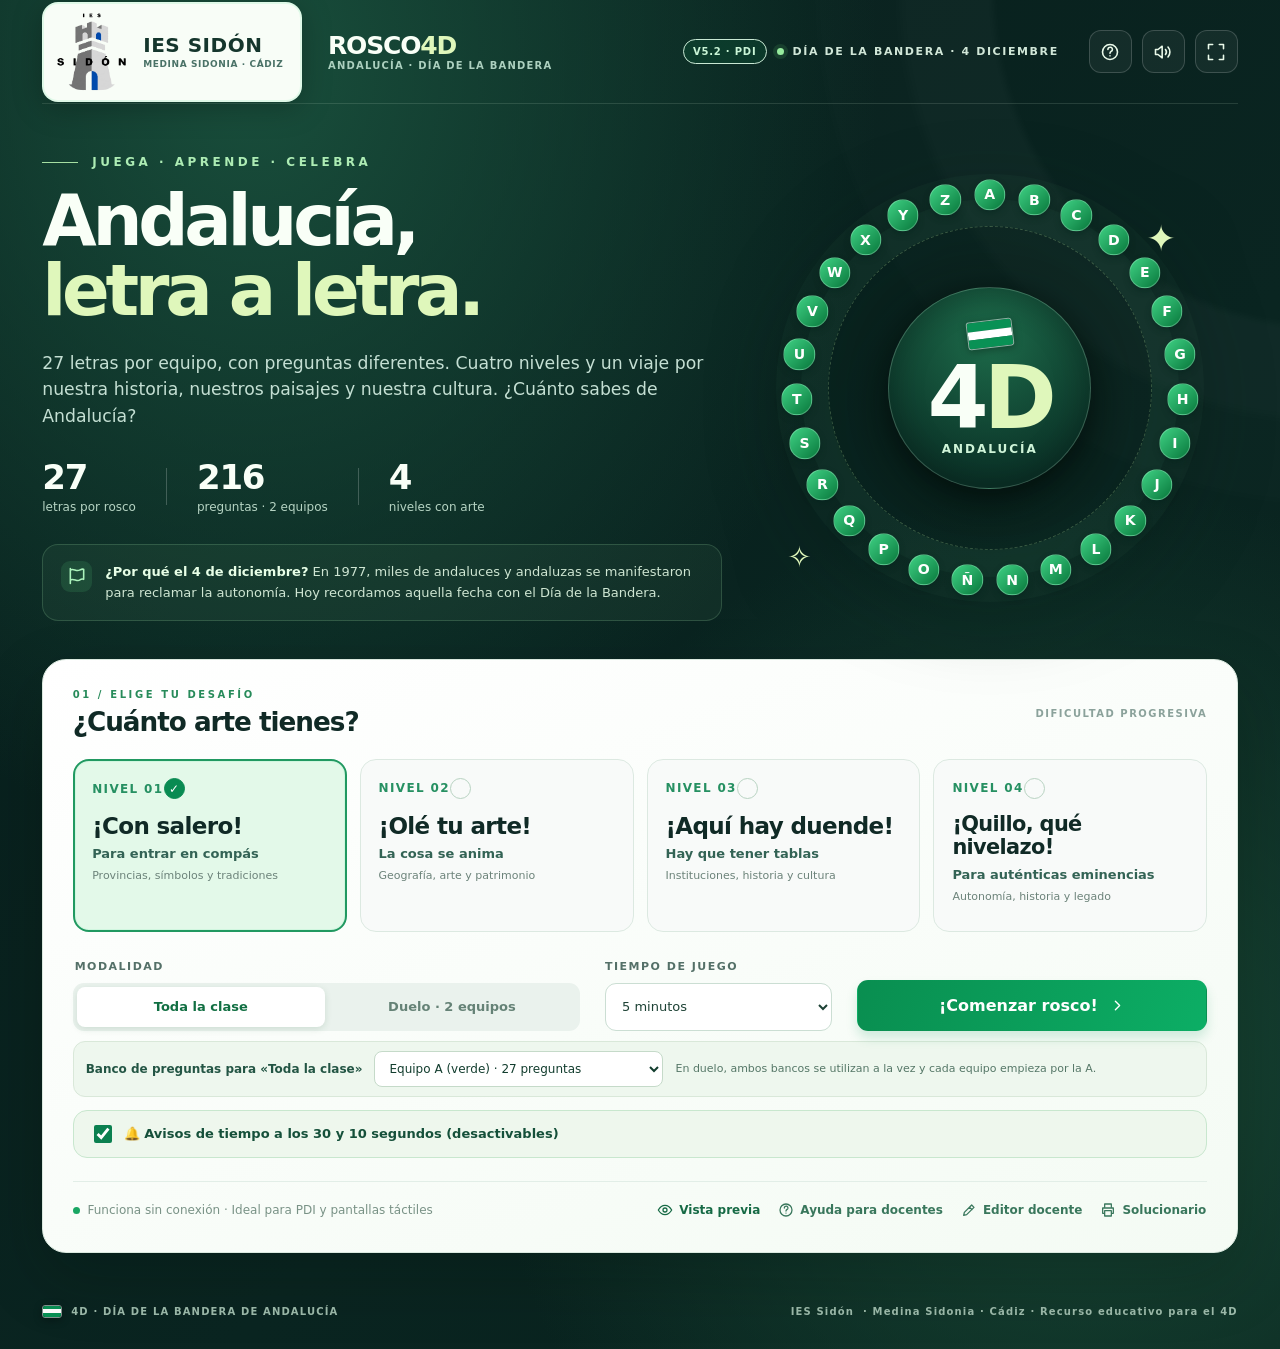
<file: Rosco_4D_V5_2_LISTO_PARA_PDI.html>
<!doctype html>
<html lang="es">
<head>
  <meta charset="utf-8">
  <meta name="viewport" content="width=device-width,initial-scale=1,viewport-fit=cover">
  <meta name="theme-color" content="#0b2623">
  <meta name="description" content="Rosco 4D Andalucía: 216 preguntas sobre Andalucía en cuatro niveles de dificultad con sabor andaluz. Juego interactivo para pizarras digitales, sin conexión a internet.">
  <title>Rosco 4D · Día de la Bandera de Andalucía · IES Sidón</title>
  <link rel="icon" href="[data-uri]" type="image/svg+xml">
  <style>
:root{--bg:#0a2422;--bg2:#0e302a;--green:#16a067;--green2:#4add91;--lime:#dff7bb;--cream:#f9fff7;--text:#102a26;--muted:#68847b;--line:#dae7dc;--white:#fff;--wrong:#e85b5f;--pending:#d8e1e5;--shadow:0 25px 65px rgba(1,16,10,.22);font-family:'Segoe UI',Inter,ui-sans-serif,system-ui,-apple-system,BlinkMacSystemFont,Arial,sans-serif;color:var(--cream);font-synthesis:none}
*{box-sizing:border-box}html{min-width:320px;min-height:100%;scroll-behavior:smooth}body{margin:0;min-height:100vh;background:radial-gradient(ellipse at 20% 5%,#194f3c 0%,transparent 43%),radial-gradient(ellipse at 85% 80%,#184735 0%,transparent 39%),linear-gradient(135deg,#071d1b,#0a2521 60%,#09221d);overflow-x:hidden}button,select,input,textarea{font:inherit}button{cursor:pointer}button:disabled{cursor:not-allowed;opacity:.55}svg{width:20px;height:20px;fill:none;stroke:currentColor;stroke-width:1.9;stroke-linecap:round;stroke-linejoin:round;flex-shrink:0}.svg-defs{position:absolute;width:0;height:0;overflow:hidden}.is-hidden{display:none!important}.ambient{position:fixed;pointer-events:none;z-index:0;border-radius:50%;filter:blur(4px)}.ambient-one{width:680px;height:680px;right:-390px;top:-350px;border:1px solid rgba(255,255,255,.1);box-shadow:0 0 0 90px rgba(255,255,255,.015),0 0 0 175px rgba(255,255,255,.012)}.ambient-two{width:450px;height:450px;bottom:-330px;left:-160px;border:1px solid rgba(255,255,255,.06)}a{color:inherit}.app-shell{position:relative;z-index:1;display:flex;flex-direction:column;min-height:100vh;max-width:1900px;margin:auto;padding:0 clamp(22px,3.3vw,64px)}.site-header{display:flex;align-items:center;justify-content:space-between;gap:24px;min-height:100px;border-bottom:1px solid rgba(233,255,233,.13)}.brand{text-decoration:none;display:inline-flex;align-items:center;gap:14px;min-width:0}.brand-emblem{height:47px;width:47px;display:grid;place-items:center;border-radius:14px;background:rgba(255,255,255,.09);border:1px solid rgba(255,255,255,.2)}.mini-flag{display:block;height:24px;width:32px;background:linear-gradient(to bottom,#158c4d 0 33%,#fff 33% 67%,#158c4d 67%);border-radius:2px;box-shadow:0 2px 9px rgba(0,0,0,.2);transform:rotate(-8deg)}.brand-titles{display:flex;flex-direction:column;gap:2px}.brand-titles strong{font-size:25px;font-weight:900;letter-spacing:-1.15px;line-height:1}.brand-emphasis{color:var(--lime)}.brand-titles small{font-size:9px;letter-spacing:1.8px;font-weight:800;color:#acd0bf}.top-actions{display:flex;align-items:center;gap:10px}.header-commemoration{color:#d1e7d8;font-size:11px;font-weight:850;letter-spacing:1.6px;margin-right:20px;display:inline-flex;align-items:center;gap:9px}.header-dot{width:7px;height:7px;background:#96eb9e;border-radius:50%;box-shadow:0 0 0 4px #4b9a5a33}.icon-btn{border:1px solid #ffffff2c;background:#ffffff0c;color:#eafaea;border-radius:12px;width:43px;height:43px;display:grid;place-items:center;transition:background .2s,transform .2s}.icon-btn:hover,.icon-btn:focus-visible{background:#ffffff24;transform:translateY(-1px)}.screen{animation:screen-in .35s both;flex:1}@keyframes screen-in{from{opacity:0;transform:translateY(11px)}to{opacity:1;transform:translateY(0)}}.setup-screen{padding:clamp(30px,4vw,65px) 0 20px}.setup-layout{display:grid;grid-template-columns:minmax(0,1fr) minmax(280px,.73fr);align-items:center;gap:20px;min-height:360px}.setup-lead{max-width:720px}.eyebrow{font-size:12px;font-weight:900;letter-spacing:3.5px;color:#adecb4;display:flex;align-items:center;gap:14px;margin:0 0 18px}.eyebrow-line{height:1px;width:36px;background:#a6dfa2}.setup-lead h1{font-size:clamp(49px,5.5vw,87px);line-height:.99;font-weight:900;letter-spacing:-4.3px;margin:0 0 23px}.setup-lead h1 span{color:var(--lime);display:block}.setup-description{font-size:clamp(16px,1.35vw,21px);line-height:1.55;color:#c4dfd3;max-width:710px;margin:0 0 30px}.stat-ribbon{display:flex;gap:30px;align-items:center;margin-bottom:30px}.stat-ribbon>div{display:flex;flex-direction:column}.stat-ribbon strong{font-size:34px;line-height:1;letter-spacing:-1.2px}.stat-ribbon div span{font-size:12px;color:#b6d4c3;padding-top:6px}.stat-separator{height:37px;width:1px;background:#ffffff36}.history-note{max-width:680px;border:1px solid #b9f6bf2b;background:#b4f0ad0d;border-radius:16px;padding:16px 18px;display:flex;gap:13px;align-items:flex-start;color:#cfe6d3}.history-note p{margin:0;font-size:13px;line-height:1.65}.history-note strong{color:#e8ffe7}.history-icon{width:31px;height:31px;flex:none;border-radius:9px;display:grid;place-items:center;background:#50c07729;color:#acf3bc}.welcome-wheel{position:relative;margin:0 auto;width:min(100%,405px);aspect-ratio:1;filter:drop-shadow(0 18px 35px #00170e87)}.welcome-orbit{position:absolute;inset:10%;border-radius:50%;border:1px dashed #c5f7aa40;box-shadow:0 0 0 27px #8ee4ad08,0 0 0 52px #8ee4ad08}.preview-letter{position:absolute;left:50%;top:50%;display:grid;place-items:center;width:clamp(25px,2.45vw,38px);height:clamp(25px,2.45vw,38px);border-radius:50%;background:linear-gradient(135deg,#3fd184,#08783c);border:1px solid #d7ffe74b;color:#fff;font-size:clamp(11px,1.1vw,15px);font-weight:900;box-shadow:0 3px 6px #021f1970;transform:translate(-50%,-50%)}.welcome-center{position:absolute;inset:25%;display:flex;flex-direction:column;align-items:center;justify-content:center;border-radius:50%;border:1px solid #dfffe634;background:radial-gradient(circle at 50% 25%,#1d6b4a,#0a3026 80%);box-shadow:inset 0 0 35px #0003,0 7px 35px #0008;z-index:2}.flag-horizontal{display:flex;flex-direction:column;overflow:hidden;border-radius:3px;border:1px solid #ffffff80;box-shadow:0 2px 8px #0005;flex:none}.flag-horizontal i{display:block;flex:1;width:100%}.flag-horizontal i:nth-child(1),.flag-horizontal i:nth-child(3){background:#099155}.flag-horizontal i:nth-child(2){background:#fff}.welcome-flag{width:46px;height:28px;margin-bottom:6px;transform:rotate(-7deg)}.welcome-center>span:not(.welcome-flag){font-size:clamp(56px,7vw,88px);font-weight:950;line-height:1;letter-spacing:-5px}.welcome-center>span:not(.welcome-flag) span{color:var(--lime)}.welcome-center small{font-weight:900;font-size:clamp(9px,1vw,12px);letter-spacing:2px;color:#cff4d8}.sparkle{position:absolute;font-size:36px;color:var(--lime)}.sparkle-a{top:8%;right:4%}.sparkle-b{bottom:4%;left:0;font-size:29px}.setup-panel{background:linear-gradient(160deg,#fff,#f4fbf4);border:1px solid #dbe9df;border-radius:24px;color:var(--text);padding:clamp(20px,2.3vw,35px);box-shadow:var(--shadow);margin-top:38px}.setup-panel-heading{display:flex;justify-content:space-between;gap:20px;align-items:center;margin-bottom:20px}.section-index,.question-eyebrow{color:#278b5a;font-weight:900;font-size:10px;letter-spacing:2.6px;margin:0 0 7px}.setup-panel h2{font-size:clamp(22px,2.05vw,30px);letter-spacing:-1px;margin:0;line-height:1.2}.panel-label{font-size:10px;font-weight:900;color:#8ba29b;letter-spacing:1.5px}.level-grid{display:grid;grid-template-columns:repeat(4,minmax(0,1fr));gap:13px}.level-card{background:#f8faf9;color:var(--text);border:1.5px solid #dce9e1;border-radius:16px;text-align:left;min-height:173px;padding:18px 18px 15px;display:flex;flex-direction:column;gap:7px;transition:.2s;position:relative}.level-card:hover,.level-card:focus-visible{transform:translateY(-3px);border-color:#68bd83;box-shadow:0 10px 18px #0c5b2c18}.level-card.is-selected{background:#e3f9e9;border:2px solid #219961;padding:17.5px 17.5px 14.5px;box-shadow:inset 0 0 0 1px #4ce39b20}.level-top{display:flex;justify-content:space-between;align-items:center;margin-bottom:7px}.level-number{font-weight:900;letter-spacing:2px;color:#269062;font-size:15px}.level-mark{border:1px solid #b8d3c2;border-radius:50%;display:grid;place-items:center;width:21px;height:21px;font-size:12px;color:transparent}.level-card.is-selected .level-mark{background:#098b52;border-color:#098b52;color:#fff}.level-card>strong{font-size:26px;letter-spacing:-1.1px;line-height:1.1}.level-description{font-size:14px;font-weight:750;color:#336355}.level-card small{font-size:11px;color:#6c837a;line-height:1.45}.settings-row{display:grid;grid-template-columns:1.45fr .65fr 1fr;gap:25px;align-items:end;margin-top:28px}.setting-group{margin:0;padding:0;border:0;min-width:0}.setting-group legend,.setting-group>label{font-size:11px;display:block;margin-bottom:10px;font-weight:900;letter-spacing:1.5px;color:#547068}.segmented{display:flex;min-height:48px;gap:3px;background:#eaf2ed;border-radius:11px;padding:4px}.segmented button{flex:1;background:none;border:0;border-radius:8px;color:#658276;font-size:13px;font-weight:800;min-height:40px;padding:6px 10px}.segmented button.selected{background:#fff;color:#116f42;box-shadow:0 2px 7px #175b2d22}.setting-group select{width:100%;height:48px;border:1px solid #cbded3;border-radius:11px;background:#fff;padding:0 12px;font-size:13px;color:#1d4235;min-width:0}.primary-btn,.secondary-btn{min-height:48px;border-radius:11px;padding:11px 19px;display:inline-flex;align-items:center;justify-content:center;gap:11px;font-weight:850;font-size:14px;border:1px solid transparent;text-align:center}.primary-btn{background:linear-gradient(110deg,#098e50,#0cae65);color:#fff;box-shadow:0 7px 12px #0790522a}.primary-btn:hover{filter:brightness(1.08)}.primary-btn svg{width:17px;height:17px}.secondary-btn{background:#fff;color:#176f4a;border-color:#bedbcc}.secondary-btn:hover{background:#effaf2}.start-btn{width:100%;min-height:51px;font-size:16px}.setup-footer{border-top:1px solid #e2eee7;margin-top:23px;padding-top:15px;display:flex;gap:20px;justify-content:space-between;align-items:center;color:#799286;font-size:12px}.offline-dot{display:inline-block;width:7px;height:7px;background:#19a663;border-radius:50%;margin-right:4px}.setup-footer>div{display:flex;gap:19px}.plain-link{display:inline-flex;align-items:center;justify-content:center;gap:6px;color:#39775c;font-weight:800;background:none;border:0;padding:5px 1px;font-size:12px;text-align:left}.plain-link:hover{text-decoration:underline}.plain-link svg{width:16px;height:16px}.resume-banner{margin-top:16px;padding:13px;border-radius:12px;display:flex;gap:13px;align-items:center;justify-content:flex-end;background:#e4f5e6;border:1px solid #b5ddbb;font-size:13px}.resume-banner span{margin-right:auto}.resume-banner .secondary-btn{min-height:39px;padding:7px 13px}.site-footer{min-height:76px;padding:17px 0;display:flex;align-items:center;justify-content:space-between;gap:20px;color:#9ebcac;font-size:10px;font-weight:800;letter-spacing:1.15px}.site-footer>span{display:flex;align-items:center;gap:9px}.footer-flag{width:20px;height:13px}.site-footer a{text-decoration:none;color:#d3f0cc}.site-footer a:hover{text-decoration:underline}
/* Pantalla de juego */
.game-screen{padding-top:20px;display:flex;flex-direction:column}.game-toolbar{display:flex;justify-content:space-between;align-items:center;gap:16px;min-height:65px}.game-breadcrumb,.game-tools{display:flex;align-items:center;gap:12px}.back-button,.toolbar-btn{background:transparent;border:1px solid #d5f6db32;border-radius:10px;padding:10px 13px;color:#e6f8e8;display:flex;gap:8px;align-items:center;font-size:13px;font-weight:750}.back-button:hover,.toolbar-btn:hover{background:#ffffff18}.back-button svg,.toolbar-btn svg{width:17px;height:17px}.breadcrumb-divider{width:1px;height:20px;background:#ffffff39;margin:0 4px}.course-chip{background:#d8f9d6;color:#124f37;border-radius:7px;padding:8px 12px;font-size:12px;font-weight:950}.mode-chip{font-size:11px;font-weight:850;letter-spacing:1px;color:#c4e4ce}.timer-display{min-width:136px;background:#123c32;border:1px solid #b2e9b837;border-radius:12px;display:flex;align-items:center;justify-content:center;gap:8px;padding:7px 13px;color:#fff}.timer-caption{font-size:9px;letter-spacing:1.3px;font-weight:900;color:#8ecca7}.timer-display strong{font-size:28px;line-height:1;font-variant-numeric:tabular-nums;letter-spacing:1px}.timer-display.time-warning{border-color:#fbab7b;background:#743f34}.timer-display.time-critical{background:#a03c40;animation:time-pulse 1s infinite}@keyframes time-pulse{50%{filter:brightness(1.2)}}
.board-layout{display:grid;grid-template-columns:minmax(0,1fr) minmax(0,.92fr);gap:clamp(18px,3vw,58px);align-items:center;flex:1;min-height:530px}.rosco-zone{position:relative;display:flex;flex-direction:column;justify-content:center;align-items:center;min-width:0;padding:8px 0}.rosco-bg{position:absolute;width:min(86%,650px);aspect-ratio:1;border-radius:50%;background:radial-gradient(circle,#51b58b16,transparent 68%);pointer-events:none}.rosco-frame{width:min(100%,min(62vh,680px));aspect-ratio:1;position:relative;flex:none;container-type:size}.rosco-letters{position:absolute;inset:0}.letter-btn{position:absolute;width:9.1%;aspect-ratio:1;display:grid;place-items:center;transform:translate(-50%,-50%);border-radius:50%;border:2px solid #d6e6e5;color:#174b43;background:linear-gradient(155deg,#edf8fa,#bdd5d5);font-size:clamp(13px,2.5cqw,21px);font-weight:950;box-shadow:0 4px 0 #1025227a,0 8px 16px #031b1b42;transition:background .17s,box-shadow .17s,scale .17s;z-index:2;padding:0;touch-action:manipulation}.letter-btn:hover{scale:1.09}.letter-btn:focus-visible{outline:3px solid #efffa3;outline-offset:2px}.letter-btn.is-correct{color:#fff;border-color:#72e7a3;background:linear-gradient(145deg,#17b968,#078451)}.letter-btn.is-wrong{color:#fff;border-color:#ff9b99;background:linear-gradient(145deg,#f56c6c,#cf454e)}.letter-btn.is-current{color:#244c2b;border:3px solid #fff7bd;background:linear-gradient(145deg,#f5f7b1,#c6e97f);box-shadow:0 0 0 5px #f2ffb138,0 0 19px #dcff9a99,0 3px 0 #21331e;scale:1.11;z-index:4}.letter-btn.is-current.is-correct,.letter-btn.is-current.is-wrong{scale:1}.letter-btn:disabled{opacity:1;cursor:default}.rosco-core{position:absolute;inset:22%;border-radius:50%;background:radial-gradient(circle at 50% 0%,#26654c,#0a2927 72%);border:2px solid #e2fff34a;box-shadow:inset 0 0 55px #001b1590,0 0 0 10px #a6e6b30a,0 0 35px #77f5a011;display:flex;align-items:center;justify-content:center;flex-direction:column;gap:1.5%;text-align:center}.core-flag{width:16%;height:11%;transform:rotate(-6deg);margin-bottom:2%}.core-label{color:#b2e9ba;font-weight:900;letter-spacing:4px;font-size:clamp(9px,1.8cqw,17px)}.core-title{font-size:clamp(47px,14cqw,104px);letter-spacing:-.1em;line-height:1;font-weight:950}.core-title span{color:var(--lime)}.core-name{font-size:clamp(9px,2.7cqw,23px);font-weight:950;letter-spacing:1.5px}.core-subtext{font-size:clamp(6px,1.5cqw,11px);font-weight:850;letter-spacing:1.25px;color:#a7d9be}.core-division{background:#d0efb155;width:38%;height:1px;margin:5% 0 2%}.core-progress{display:flex;flex-direction:column;gap:2px}.core-progress strong{font-size:clamp(19px,4cqw,35px);color:var(--lime);line-height:1.1}.core-progress span{font-size:clamp(9px,1.8cqw,13px);color:#c6dfd0}.legend{display:flex;justify-content:center;gap:clamp(13px,1.8vw,23px);color:#c7e2d4;font-size:11px;font-weight:650;margin-top:2px;flex-wrap:wrap}.legend>span{display:inline-flex;gap:7px;align-items:center}.legend-dot{height:11px;width:11px;border-radius:50%;background:#b7ced4;border:1px solid #ffffffaa}.legend-dot.is-active{background:#e5f7a0}.legend-dot.is-correct{background:#23b66e}.legend-dot.is-wrong{background:#ea6b6b}.legend-dot.is-pending{background:#c6d3d8}
.question-zone{color:var(--text);background:linear-gradient(150deg,#fff 12%,#f8fdf8);border:1px solid #d9e6e0;border-radius:24px;box-shadow:var(--shadow);padding:clamp(24px,2.8vw,43px);min-height:480px;display:flex;flex-direction:column;justify-content:center;gap:0}.question-topline{display:flex;align-items:start;justify-content:space-between;gap:16px}.question-topline h2{font-size:clamp(23px,2.35vw,37px);line-height:1.13;letter-spacing:-1.25px;margin:0;font-weight:900}.letter-mini{background:#12392d;color:#e9ffd8;width:67px;height:67px;border-radius:16px;display:grid;place-items:center;font-size:43px;line-height:1;font-weight:950;flex:none;box-shadow:0 6px 0 #bad7bf}.question-rule{display:flex;align-items:center;gap:10px;color:#16854f;font-size:12px;font-weight:950;letter-spacing:1.65px;margin:25px 0 12px}.question-rule-dot{width:7px;height:7px;background:#1ea967;border-radius:50%}.question-body{font-size:clamp(21px,2.05vw,32px);line-height:1.38;font-weight:750;letter-spacing:-.65px;margin:0 0 24px;min-height:114px}.answer-input-block{padding-bottom:17px}.answer-input-block label{display:block;font-size:10px;letter-spacing:1.6px;font-weight:900;color:#667f71;margin:0 0 8px}.answer-input-row{display:flex;gap:8px}.answer-input-row input{height:48px;min-width:0;flex:1;border-radius:10px;border:1px solid #ccded2;background:#fff;padding:0 15px;color:#153b2b;font-size:16px}.answer-input-row input:focus,.editor-dialog input:focus,.editor-dialog textarea:focus,.editor-dialog select:focus{outline:3px solid #abedb0;outline-offset:1px}.answer-input-row input::placeholder{color:#b0c1b8}.check-input-btn{padding:0 15px;background:#e8f5eb;border:1px solid #bcd9c4;border-radius:10px;color:#187143;font-weight:850;white-space:nowrap}.check-input-btn:hover{background:#d3f1db}.input-help{font-size:11px;color:#829689;margin:9px 0 0}.question-actions{display:grid;grid-template-columns:1fr 1fr 1.25fr;gap:10px}.action-btn{border-radius:12px;border:1px solid transparent;min-height:66px;display:flex;gap:11px;justify-content:center;align-items:center;padding:9px 12px;font-weight:900;font-size:clamp(13px,1.08vw,17px);transition:.15s;white-space:nowrap}.action-btn:hover{transform:translateY(-2px);filter:brightness(1.04)}.action-btn svg{width:21px;height:21px}.answer-correct{background:#087c46;color:#fff}.answer-wrong{background:#fce9e8;color:#ae373e;border-color:#ffc6c7}.answer-pass{background:#e9f0f2;color:#355769;border-color:#d2e0e5}.question-end{display:flex;align-items:center;justify-content:space-between;gap:12px;margin-top:19px}.keyboard-hint{color:#94a69a;font-size:10px;text-align:right}kbd{font-size:11px;padding:2px 5px;border:1px solid #c7d7cc;background:#eff4f0;border-radius:4px;color:#436b55;font-family:inherit}.feedback-card{background:#eaf8ed;border:1px solid #b6dfc5;padding:16px 17px;border-radius:14px;margin:-2px 0 22px}.feedback-card.is-wrong{background:#fff1f0;border-color:#ffcecd}.feedback-top{display:flex;align-items:center;gap:9px;flex-wrap:wrap}.feedback-icon{display:grid;place-items:center;background:#129b56;border-radius:50%;width:27px;height:27px;color:#fff;font-size:16px;font-weight:900}.feedback-card.is-wrong .feedback-icon{background:#e05257}.feedback-top strong{font-size:18px;color:#147444}.feedback-card.is-wrong .feedback-top strong{color:#af3c43}.feedback-answer{font-size:14px;font-weight:900;margin-left:auto;color:#113e2b}.feedback-card p{margin:10px 0 0;color:#496c57;font-size:13px;line-height:1.6}.feedback-card.is-wrong p{color:#865858}.next-btn{width:100%;min-height:65px;font-size:17px}.reveal-card{background:#f4f7e3;border:1px dashed #b2c283;padding:13px 17px;border-radius:12px;margin:-5px 0 18px}.reveal-card small{display:block;color:#858e53;font-size:10px;letter-spacing:1px;font-weight:950;margin-bottom:5px}.reveal-card strong{font-size:20px;color:#314528}.reveal-link{color:#528168}.scoreboard{background:#ffffff0d;border:1px solid #ffffff21;border-radius:16px;padding:13px 20px;margin:9px 0 19px}.score-main{display:flex;justify-content:space-between;gap:15px;align-items:center}.score-label{display:flex;align-items:center;gap:10px;font-weight:850;color:#d5e9db;letter-spacing:1.6px;font-size:11px}.scorebar-icon{color:#bceb91;font-size:18px}.score-fractions{display:flex;gap:22px;color:#bbd9c7;font-size:12px}.score-fractions strong{color:#fff;font-size:15px}.progress-track{display:flex;position:relative;overflow:hidden;background:#ffffff20;height:8px;margin-top:13px;border-radius:99px}.progress-correct{width:0;background:#39d68b;transition:width .35s}.progress-wrong{width:0;background:#ff8087;transition:width .35s}.teams-row{border-top:1px solid #ffffff20;margin-top:13px;padding-top:12px;display:flex;align-items:center;gap:15px}.team-badge{padding:8px 12px;border:1px solid #ffffff2e;border-radius:11px;display:flex;gap:10px;align-items:center;color:#cadbd0;font-size:13px}.team-badge.active{background:#bbefbb21;border-color:#c2fbc46d;color:#fff}.team-badge strong{font-size:22px;margin-left:8px;color:#fff}.team-marker{width:11px;height:11px;border-radius:50%}.team-marker-one{background:#31d58e}.team-marker-two{background:#eef7f0}.team-versus{font-size:11px;color:#acc4b6;font-weight:850}.team-instruction{margin-left:auto;font-size:11px;color:#afc7b5}
/* Resultados */
.end-screen{display:flex;align-items:center;justify-content:center;padding:40px 0 30px}.end-container{width:min(900px,100%);text-align:center}.end-icon{width:83px;height:83px;border-radius:25px;margin:auto auto 19px;display:grid;place-items:center;background:linear-gradient(145deg,#c5f3af,#76d88f);color:#0e6c3f;transform:rotate(-5deg);box-shadow:0 10px 26px #0005}.end-icon svg{width:43px;height:43px}.end-eyebrow{justify-content:center;margin-bottom:12px}.end-container h2{font-size:clamp(35px,4.5vw,61px);letter-spacing:-2px;margin:0 0 8px}.end-subtitle{color:#c1decb;font-size:17px;line-height:1.6;margin:0 0 25px}.end-summary{display:grid;grid-template-columns:repeat(4,1fr);gap:11px}.end-summary>div{border:1px solid #ffffff37;border-radius:15px;background:#ffffff15;display:flex;flex-direction:column;padding:19px 10px;gap:9px}.end-summary span{font-size:11px;font-weight:850;letter-spacing:1.3px;color:#b8d8c1}.end-summary strong{font-size:45px;line-height:1;font-weight:950}.end-summary>div:first-child strong{color:#91f1ad}.end-summary>div:nth-child(2) strong{color:#ffc6c6}.end-history{margin:25px 0}.end-history h3{font-size:16px;color:#cce0d3;font-weight:700;margin:0 0 13px}.end-letters{display:flex;justify-content:center;flex-wrap:wrap;gap:7px}.end-letter{width:34px;height:34px;display:grid;place-items:center;border-radius:50%;background:#d9e3e4;color:#1c4640;font-size:14px;font-weight:900}.end-letter.correct{background:#189c60;color:white}.end-letter.wrong{background:#e65a60;color:white}.end-actions{display:flex;gap:12px;justify-content:center;flex-wrap:wrap}.end-motto{margin:32px 0 0;font-weight:600;font-size:13px;letter-spacing:1px;color:#9db6a9}.end-team-summary{background:#e3f8df;color:#134b36;border-radius:13px;margin-top:13px;padding:15px 20px;font-weight:900;font-size:18px}
/* Dialogs, edición */
.app-dialog{position:fixed;max-width:min(630px,calc(100vw - 30px));width:100%;max-height:min(90vh,900px);border:1px solid #e0e7dc;border-radius:20px;background:#fff;color:var(--text);padding:0;box-shadow:0 40px 95px #0009;overflow:auto}.app-dialog::backdrop{background:#001c1bb3;backdrop-filter:blur(6px)}.dialog-head{padding:22px 27px;border-bottom:1px solid #e8efe9;display:flex;justify-content:space-between;gap:15px;align-items:start}.dialog-head small{color:#279363;font-size:10px;letter-spacing:2px;font-weight:900}.dialog-head h2{margin:5px 0 0;letter-spacing:-1px;font-size:27px}.dialog-close{border:0;background:#f0f5f1;color:#39765d;border-radius:9px;height:34px;width:34px;font-size:27px;line-height:1}.dialog-body{padding:24px 27px;color:#466456;font-size:14px;line-height:1.7}.dialog-body>p{margin-top:0}.instruction-list{display:flex;flex-direction:column;gap:15px;margin:20px 0}.instruction-list>div{display:flex;gap:13px;align-items:start}.instruction-list p{margin:0}.step-num{font-size:12px;color:#078a4b;background:#e2f5e7;padding:6px 9px;border-radius:7px;font-weight:900}.shortcut-panel{padding:13px 16px;border-radius:10px;background:#f2f7ee;color:#305a3e}.shortcut-panel p{margin:7px 0 0}.dialog-small{font-size:12px;margin-top:17px!important;color:#779084}.dialog-footer{display:flex;gap:12px;justify-content:flex-end;padding:16px 27px 24px}.editor-dialog{max-width:min(740px,calc(100vw - 30px))}.editor-intro{font-size:13px}.editor-selects{display:grid;grid-template-columns:1fr 1fr;gap:15px;margin-bottom:15px}.editor-selects label,.editor-dialog form label{display:flex;flex-direction:column;font-weight:900;gap:7px;font-size:12px;color:#426954}.editor-dialog select,.editor-dialog input,.editor-dialog textarea{width:100%;border:1px solid #cbdcd0;background:#fff;border-radius:9px;padding:11px 12px;color:#17452c;font-size:14px;resize:vertical}.editor-dialog form{display:flex;flex-direction:column;gap:12px}.editor-dialog .editor-save{align-self:flex-start}.editor-utilities{display:flex;gap:9px;flex-wrap:wrap;align-items:center;border-top:1px solid #e2ede3;padding-top:20px;margin-top:20px}.editor-utilities .secondary-btn{font-size:12px}.import-file-label{cursor:pointer}.editor-reset{color:#a74747;margin-left:auto}.editor-error{font-weight:800;color:#af4144;margin:0;font-size:12px;min-height:0}.toast{position:fixed;z-index:300;bottom:30px;left:50%;transform:translateX(-50%);min-width:220px;max-width:min(480px,90vw);padding:14px 20px;border-radius:13px;background:#e6f9e6;color:#125c3b;font-size:14px;font-weight:850;box-shadow:0 12px 30px #0006;text-align:center}
@media(max-width:1150px){.board-layout{gap:20px;grid-template-columns:minmax(0,.96fr) minmax(0,1.04fr)}.question-zone{padding:25px;min-height:440px}.question-body{font-size:clamp(20px,2.3vw,29px);min-height:112px}.rosco-frame{width:min(100%,56vh)}.action-btn{gap:6px;min-height:59px}.action-btn svg{width:17px;height:17px}.keyboard-hint{display:none}.settings-row{gap:15px}.level-card{padding:13px;min-height:165px}.level-card.is-selected{padding:12.5px}}
@media(max-width:800px){.app-shell{padding:0 19px}.site-header{min-height:76px}.header-commemoration{display:none}.setup-layout{grid-template-columns:1fr;min-height:0;text-align:center;gap:12px}.setup-lead{max-width:none}.setup-lead h1{font-size:clamp(49px,10vw,78px)}.eyebrow{justify-content:center}.stat-ribbon{justify-content:center}.history-note{margin:auto;text-align:left}.welcome-wheel{width:290px;margin-top:20px;margin-bottom:0}.welcome-center>span:not(.welcome-flag){font-size:61px}.setup-panel{margin-top:26px}.level-grid{grid-template-columns:repeat(2,1fr)}.settings-row{grid-template-columns:1fr 1fr}.setup-launch{grid-column:1/-1}.setup-footer{align-items:start}.board-layout{grid-template-columns:1fr;gap:16px;padding-top:10px}.rosco-frame{width:min(75vw,520px)}.rosco-zone{min-height:0}.question-zone{min-height:0}.game-toolbar{flex-wrap:wrap}.scoreboard{margin-top:21px}.game-screen{padding-top:14px}.question-body{min-height:0}.site-footer{flex-wrap:wrap;justify-content:center}.teams-row{flex-wrap:wrap}.team-instruction{margin-left:0}}
@media(max-width:520px){.app-shell{padding:0 13px}.site-header{min-height:68px}.brand-emblem{width:39px;height:39px}.brand-titles strong{font-size:21px}.brand-titles small{font-size:7.5px;letter-spacing:1px}.brand{gap:8px}.top-actions{gap:5px}.icon-btn{width:34px;height:36px;border-radius:8px}.icon-btn svg{width:17px;height:17px}.setup-screen{padding-top:31px}.setup-lead h1{font-size:clamp(43px,11vw,60px);letter-spacing:-2.5px}.setup-description{font-size:15px}.stat-ribbon{gap:13px}.stat-ribbon strong{font-size:29px}.stat-ribbon div span{font-size:10px}.welcome-wheel{width:min(67vw,270px)}.preview-letter{width:25px;height:25px;font-size:11px}.welcome-center>span:not(.welcome-flag){font-size:50px}.setup-panel{padding:16px;border-radius:18px}.setup-panel-heading{align-items:start}.panel-label{display:none}.level-grid{gap:8px}.level-card,.level-card.is-selected{min-height:141px;padding:11px}.level-top{margin-bottom:1px}.level-card>strong{font-size:22px}.level-description{font-size:11px}.level-card small{font-size:10px}.settings-row{grid-template-columns:1fr;gap:14px}.setup-launch{grid-column:auto}.setup-footer{flex-direction:column;gap:11px}.resume-banner{flex-direction:column;align-items:stretch}.game-toolbar{align-items:start}.game-breadcrumb{gap:6px}.game-tools{width:100%;justify-content:space-between;gap:5px}.timer-display{margin-left:auto;min-width:112px}.toolbar-btn{padding:9px}.toolbar-btn span{display:none}.mode-chip{font-size:9px}.rosco-frame{width:min(90vw,460px)}.letter-btn{font-size:clamp(10px,3.2cqw,15px);border-width:1.3px}.core-title{font-size:13cqw}.legend{font-size:10px;gap:10px}.question-zone{padding:20px 17px;border-radius:18px}.question-topline h2{font-size:24px}.letter-mini{width:53px;height:53px;font-size:33px}.question-body{font-size:22px}.answer-input-row{flex-direction:column}.answer-input-row input,.check-input-btn{min-height:43px}.action-btn{flex-direction:column;gap:4px;padding:8px 3px;min-height:65px;font-size:12px}.action-btn svg{width:18px;height:18px}.score-main{flex-direction:column;align-items:stretch;gap:8px}.score-fractions{justify-content:space-between;gap:5px;font-size:11px}.scoreboard{padding:13px}.end-summary{grid-template-columns:repeat(2,1fr)}.end-summary strong{font-size:37px}.end-container h2{font-size:37px}.end-icon{width:70px;height:70px}.dialog-head,.dialog-body{padding:20px}.editor-selects{gap:7px}.editor-utilities .secondary-btn{flex:1}.end-actions .secondary-btn,.end-actions .primary-btn{width:100%}}
@media(max-height:850px) and (min-width:801px){.site-header{min-height:74px}.setup-screen{padding-top:27px}.setup-layout{min-height:300px}.setup-lead h1{font-size:clamp(51px,4.8vw,76px)}.setup-description{margin-bottom:18px}.stat-ribbon{margin-bottom:18px}.history-note{padding:11px 15px}.setup-panel{margin-top:21px}.level-card{min-height:139px}.level-top{margin-bottom:3px}.settings-row{margin-top:18px}.setup-footer{margin-top:15px}.game-screen{padding-top:9px}.game-toolbar{min-height:60px}.board-layout{min-height:0;gap:25px}.rosco-frame{width:min(100%,min(61vh,635px))}.question-zone{padding:23px 29px;min-height:410px}.question-topline h2{font-size:clamp(22px,2vw,30px)}.question-rule{margin-top:15px}.question-body{font-size:clamp(19px,1.9vw,27px);min-height:86px;margin-bottom:15px}.answer-input-block{padding-bottom:12px}.action-btn{min-height:56px}.question-end{margin-top:12px}.scoreboard{margin-top:4px;margin-bottom:11px;padding:10px 17px}.site-footer{min-height:42px;padding:10px 0}.legend{margin-top:0}}
@media(prefers-reduced-motion:reduce){*,*::before,*::after{animation-duration:.01ms!important;transition-duration:.01ms!important;scroll-behavior:auto!important}}
/* Ajuste extra para pizarras con resolución 1366×768: evitar desplazamiento durante el juego */
@media(max-height:850px) and (min-width:801px){
  .rosco-frame{width:min(100%,min(54vh,585px))}
  .question-zone{min-height:375px;padding:18px 24px}
  .question-topline h2{font-size:24px}
  .letter-mini{width:54px;height:54px;font-size:34px;box-shadow:0 4px 0 #bad7bf}
  .question-rule{margin:12px 0 8px}
  .question-body{font-size:clamp(19px,1.64vw,23px);line-height:1.3;min-height:0;margin-bottom:12px}
  .answer-input-block{padding-bottom:8px}
  .answer-input-row input{height:42px}
  .input-help{display:none}
  .action-btn{min-height:49px}
  .question-end{margin-top:9px}
  .feedback-card{margin-bottom:12px;padding:12px}
  .feedback-card p{margin-top:6px}
  .next-btn{min-height:50px}
  .scoreboard{padding:8px 15px;margin:2px 0 8px}
  .progress-track{margin-top:7px;height:6px}
  .teams-row{padding-top:6px;margin-top:7px}
  .team-badge{padding:5px 10px}
  .site-footer{min-height:35px;padding:6px 0}
}
/* Portada completa en pantallas de aula 720p/768p, sin esconder el botón de empezar */
@media(max-height:850px) and (min-width:801px){
  .setup-screen{padding:10px 0 7px}
  .setup-layout{min-height:0;grid-template-columns:minmax(0,1fr) 260px;gap:15px}
  .setup-lead h1{font-size:clamp(44px,4.2vw,58px);line-height:1.03;letter-spacing:-2.7px;margin-bottom:10px}
  .setup-lead h1 span{display:inline}
  .setup-lead .eyebrow{margin-bottom:8px;font-size:10px}
  .setup-description{font-size:14px;line-height:1.37;margin-bottom:11px;max-width:740px}
  .stat-ribbon{margin-bottom:12px;gap:17px}
  .stat-ribbon strong{font-size:27px}
  .stat-ribbon div span{font-size:10px;padding-top:4px}
  .stat-separator{height:30px}
  .history-note{padding:9px 12px;max-width:780px}
  .history-note p{font-size:11px;line-height:1.45}
  .history-icon{width:27px;height:27px}
  .welcome-wheel{width:235px}
  .welcome-center>span:not(.welcome-flag){font-size:51px}
  .welcome-center small{font-size:8px;letter-spacing:1px}
  .welcome-flag{height:20px;width:33px}
  .preview-letter{width:25px;height:25px;font-size:10px}
  .setup-panel{margin-top:12px;padding:16px 23px}
  .setup-panel-heading{margin-bottom:12px}
  .setup-panel h2{font-size:23px}
  .level-card{min-height:115px;padding:11px 13px;gap:4px}
  .level-card.is-selected{padding:10.5px 12.5px}
  .level-top{margin-bottom:0}
  .level-card>strong{font-size:23px}
  .level-description{font-size:12px}
  .level-card small{font-size:10px}
  .settings-row{margin-top:12px}
  .segmented{min-height:42px}
  .segmented button{min-height:34px}
  .setting-group select{height:42px}
  .start-btn{min-height:43px}
  .setup-footer{margin-top:11px;padding-top:9px}
}

/* V2 · Identidad del IES Sidón. Logo original proporcionado por el centro. */
.brand-group{display:flex;align-items:center;gap:clamp(14px,2.3vw,34px);min-width:0}
.school-identity{display:inline-flex;align-items:center;gap:9px;min-width:0;padding:4px 12px 4px 5px;border:1px solid rgba(255,255,255,.24);background:#f3f8f3;border-radius:12px;flex-shrink:0;box-shadow:0 5px 22px rgba(1,19,13,.16)}
.school-logo-frame{display:grid;place-items:center;flex-shrink:0;width:46px;height:49px;background:#fff;border-radius:8px}
.school-logo-frame img{display:block;width:43px;height:47px;object-fit:contain}
.school-titles{display:flex;flex-direction:column;gap:4px;color:#15362d;white-space:nowrap}
.school-titles strong{font-size:14px;line-height:1;font-weight:900;letter-spacing:.7px}
.school-titles small{font-size:8px;letter-spacing:.42px;font-weight:750;color:#4a7267}
@media(max-width:1150px){.brand-group{gap:12px}.school-identity{padding-right:7px}.school-titles small{display:none}}
@media(max-width:920px){.school-titles{display:none}.school-identity{padding:3px}.school-logo-frame{width:43px;height:45px}.school-logo-frame img{width:41px;height:43px}}
@media(max-width:520px){.brand-group{gap:7px}.school-identity{border-radius:9px;padding:2px}.school-logo-frame{width:35px;height:40px;border-radius:7px}.school-logo-frame img{width:34px;height:38px}.brand-titles strong{font-size:19px}.brand-titles small{font-size:7px}}
@media(max-width:390px){.site-header{gap:6px}.brand-emblem{display:none}.brand-group{gap:6px}.brand-titles strong{font-size:18px}}

/* V3 · Duelo con dos roscos independientes */
.team-count{display:flex;flex-direction:column;align-items:flex-end;gap:1px}
.team-count strong{margin-left:0}
.team-count small{font-size:9px;font-weight:750;white-space:nowrap;color:#bbd5c6}
.end-letters{display:flex;flex-direction:column;align-items:center;gap:15px}
.end-team-letters{display:flex;flex-direction:column;align-items:center;gap:8px;width:100%}
.end-team-label{color:#d0ebd8;font-size:13px;letter-spacing:.4px}
.end-letter-row{display:flex;flex-wrap:wrap;align-items:center;justify-content:center;gap:7px}
@media(max-width:520px){.team-count small{font-size:8px}.team-badge{gap:5px}.teams-row{gap:7px}}

/* V4 · identidad principal IES Sidón, banco doble y editor completo. */
.site-header{min-height:104px;gap:12px}
.brand-group{gap:clamp(14px,2vw,28px)}
.school-identity.prominent{padding:6px 17px 6px 8px;border-radius:16px;gap:13px;background:#f8fdf7;border:2px solid rgba(214,249,226,.72);box-shadow:0 6px 30px rgba(0,0,0,.25)}
.school-identity.prominent .school-logo-frame{width:78px;height:84px;background:transparent;border-radius:6px}
.school-identity.prominent .school-logo-frame img{width:77px;height:84px;object-fit:contain}
.school-identity.prominent .school-titles{display:flex}
.school-identity.prominent .school-titles strong{font-size:20px;letter-spacing:.5px}
.school-identity.prominent .school-titles small{display:block;font-size:9px;letter-spacing:.6px}
.brand-titles small{font-size:10px;letter-spacing:1.2px}
.solo-bank-row{display:flex;align-items:center;gap:12px;flex-wrap:wrap;background:#eef7ee;border:1px solid #d9e8d9;border-radius:12px;padding:9px 12px;margin-top:10px}
.solo-bank-row label{color:#235544;font-size:12px;font-weight:800}
.solo-bank-row select{border:1px solid #c5dac9;border-radius:8px;background:white;color:#123d2e;padding:6px 10px;font:inherit;font-size:12px;min-height:36px}
.solo-bank-row small{color:#557767;font-size:11px}
.editor-dialog{max-width:min(860px,calc(100vw - 24px));max-height:94vh}
.editor-body{padding-top:17px}
.editor-selects-v4{grid-template-columns:repeat(3,minmax(0,1fr));gap:10px;margin-bottom:9px}
.editor-subhead{display:flex;align-items:center;justify-content:space-between;gap:10px;margin:13px 0 9px}
.editor-subhead small{color:#638577;font-size:11px}
.editor-team-indicator{display:inline-flex;border-radius:7px;padding:5px 10px;font-size:11px;font-weight:900;letter-spacing:.6px}
.editor-team-indicator.green{background:#d1f3dd;color:#08623a}
.editor-team-indicator.white{background:#eff3f3;color:#1e4447;border:1px solid #bfcdcc}
.editor-alphabet{display:grid;grid-template-columns:repeat(9,minmax(0,1fr));gap:5px;margin:7px 0 10px}
.editor-letter{min-height:36px;cursor:pointer;border:1px solid #cadbd0;background:#f6faf7;border-radius:9px;color:#355e49;font-weight:850;font-size:14px}
.editor-letter:hover,.editor-letter.selected{background:#177f53;color:#fff;border-color:#177f53}
.editor-nav{display:flex;gap:12px;align-items:center;justify-content:space-between;margin:8px 0 16px;border-bottom:1px solid #e0eae3;padding-bottom:13px}
.editor-nav .secondary-btn{font-size:12px;padding:8px 12px;min-height:34px}
.editor-nav span{font-size:11px;color:#658474;text-align:center}
.editor-live{padding:10px 13px;border-radius:11px;border:1px solid #cee3d3;background:#f4faf5;margin-top:4px}
.editor-live strong{font-size:12px;color:#246044}
.editor-live p{font-size:12px;line-height:1.45;margin:5px 0}
.editor-check.valid{color:#167347;font-weight:750}
.editor-check.invalid{color:#af382b;font-weight:750}
.editor-save-row{display:flex;gap:9px;flex-wrap:wrap;margin-top:12px}
.editor-save-row .primary-btn{flex:1}
.editor-save-row .secondary-btn{white-space:nowrap}
.editor-utilities{margin-top:16px;padding-top:16px}
.editor-utilities .secondary-btn{font-size:12px}
@media(max-width:1200px){.school-identity.prominent .school-titles strong{font-size:17px}.school-identity.prominent .school-titles small{font-size:8px}.brand-titles small{font-size:8px}}
@media(max-width:1000px){.school-identity.prominent{padding:5px}.school-identity.prominent .school-titles{display:none}.school-identity.prominent .school-logo-frame{width:65px;height:71px}.school-identity.prominent .school-logo-frame img{width:65px;height:71px}}
@media(max-width:800px){.site-header{min-height:84px}.brand-group{gap:11px}}
@media(max-width:520px){.site-header{min-height:73px}.brand-group{gap:7px}.school-identity.prominent{padding:2px;border-radius:11px}.school-identity.prominent .school-logo-frame{width:47px;height:54px}.school-identity.prominent .school-logo-frame img{width:47px;height:54px}.brand-titles strong{font-size:19px}.brand-titles small{font-size:7px;letter-spacing:.2px}.solo-bank-row{align-items:stretch}.solo-bank-row select{flex:1}.editor-selects-v4{grid-template-columns:repeat(2,minmax(0,1fr))}.editor-alphabet{grid-template-columns:repeat(7,minmax(0,1fr))}.editor-nav span{display:none}.editor-nav .secondary-btn{padding:7px}.editor-subhead{align-items:flex-start;flex-direction:column}.editor-save-row .secondary-btn{flex:1}}
@media(max-width:390px){.brand-titles small{font-size:6px;letter-spacing:0}.school-identity.prominent .school-logo-frame{width:43px;height:50px}.school-identity.prominent .school-logo-frame img{width:43px;height:50px}}
@media(max-height:850px) and (min-width:801px){.site-header{min-height:84px}.school-identity.prominent .school-logo-frame{width:60px;height:65px}.school-identity.prominent .school-logo-frame img{width:60px;height:65px}.school-identity.prominent .school-titles strong{font-size:17px}.solo-bank-row{margin-top:7px;padding:4px 10px}.solo-bank-row select{min-height:30px}.setup-footer{margin-top:7px;padding-top:7px}}

/* V4.1 · Cuatro dificultades con guiños andaluces y ayuda al profesorado */
.level-card>strong{font-size:clamp(19px,1.8vw,25px);line-height:1.14;letter-spacing:-.65px}
.level-card .level-description{font-size:13px}.level-card .level-number{font-size:12px;letter-spacing:1.35px}
.level-card:last-child>strong{font-size:clamp(18px,1.63vw,23px)}
.setup-footer>div{flex-wrap:wrap;justify-content:flex-end;gap:9px 16px}
.teacher-help-dialog{max-width:min(765px,calc(100vw - 30px))}
.teacher-help-lead{background:linear-gradient(130deg,#e6f7e8,#f5fbef);border:1px solid #c9e8cf;border-radius:12px;padding:13px 17px;margin-bottom:14px;display:flex;flex-direction:column;gap:3px}
.teacher-help-lead strong{font-size:17px;color:#147346}.teacher-help-lead span{font-size:13px}
.teacher-steps{gap:8px}.teacher-steps>div{border-bottom:1px solid #e4eee7;padding-bottom:12px}.teacher-steps code,.teacher-help-dialog code{background:#eef5f0;border-radius:4px;padding:2px 4px;color:#225c3d}
.teacher-alert{background:#fff8e7;border:1px solid #eed7a6;color:#654e2d;padding:12px 14px;border-radius:12px;font-size:13px;line-height:1.65}
.editor-help-tip{background:#f0faef;border:1px solid #d6ead6;border-radius:9px;padding:8px 11px;font-size:12px}
.editor-help-tip button{background:transparent;border:0;color:#087e4a;text-decoration:underline;font-weight:800;cursor:pointer;padding:0}
.editor-export-hero{display:flex;align-items:center;justify-content:space-between;gap:15px;background:linear-gradient(120deg,#e7f8eb,#f8fcf3);border:2px solid #9fdec0;padding:16px;border-radius:14px;margin-top:24px}
.editor-export-hero>div{display:flex;flex-direction:column;gap:6px;flex:1}.editor-export-hero strong{color:#14583a;font-size:15px}.editor-export-hero span{font-size:12px;color:#4b755d}.editor-export-hero .primary-btn{min-width:245px;flex-shrink:0;font-size:12px}
.end-summary strong#endCourse{font-size:clamp(16px,1.8vw,24px);letter-spacing:-.5px;line-height:1.15;overflow-wrap:anywhere}
.course-chip{max-width:220px;white-space:normal;text-align:center;line-height:1.2}
@media(max-width:1100px){.editor-export-hero{flex-wrap:wrap}.editor-export-hero .primary-btn{flex:1}}
@media(max-width:520px){.level-card>strong,.level-card:last-child>strong{font-size:18px}.level-card .level-description{font-size:11px}.editor-export-hero .primary-btn{min-width:0;width:100%}.editor-utilities{flex-direction:column;align-items:stretch}.editor-utilities .secondary-btn{width:100%}}

/* V4.5: señal de versión visible para descartar ficheros en caché */
.version-chip{display:inline-flex;align-items:center;justify-content:center;padding:6px 9px;border-radius:999px;border:1px solid #c9e8d4;background:rgba(15,126,76,.18);color:#c9f5d6;font-size:10px;font-weight:900;letter-spacing:.08em;white-space:nowrap}
@media(max-width:740px){.version-chip{font-size:9px;padding:5px 7px;letter-spacing:0}}


/* V4.9 · PDI, duelo con cronómetros independientes, editor y accesibilidad */
.duel-setup{border:1px solid #cce4d2;border-radius:16px;background:#f1fbf3;padding:15px;margin:12px 0 8px;color:#174b36}
.duel-title{font-size:15px;font-weight:900;margin-bottom:9px}.duel-inputs{display:grid;grid-template-columns:repeat(2,minmax(0,1fr));gap:12px}
.duel-inputs label,.filename-label{font-size:12px;font-weight:850;display:flex;flex-direction:column;gap:6px;color:#286047}
.duel-inputs input,.filename-label input{width:100%;min-width:0;border:1px solid #abcdb6;border-radius:10px;padding:10px 12px;color:#13382d;background:white;font-size:15px}
.draw-row{display:flex;align-items:center;flex-wrap:wrap;gap:10px;margin-top:11px}.draw-row small{font-size:11px;color:#638272}.draw-result{font-weight:900;color:#0c744b;font-size:14px}
 .duel-hud{display:flex;gap:7px;max-width:340px;align-items:center;min-width:0}.duel-hud.is-hidden{display:none!important}
.hud-team{display:grid;grid-template-columns:minmax(40px,100px) 20px 45px;align-items:center;gap:4px;border:1px solid #9cc5a244;background:#164b39;padding:7px 9px;border-radius:10px;color:#e4ffeb;min-width:0}
.hud-team small{font-size:10px;font-weight:900;white-space:nowrap;overflow:hidden;text-overflow:ellipsis}.hud-team b{font-size:12px;color:#fff}.hud-team strong{font-size:13px;font-variant-numeric:tabular-nums;color:#f6eab7}
.hud-white{background:#ebf5ee;color:#144c39}.hud-white b{color:#144c39}.hud-white strong{color:#0f694d}
@media(max-width:1100px){.duel-hud{max-width:230px}.hud-team{grid-template-columns:60px 10px;gap:2px 5px;padding:5px}.hud-team strong{grid-column:1 / -1;font-size:13px}}
@media(max-width:840px){.game-tools{flex-wrap:wrap}.duel-hud{max-width:100%}}
.team-badge{min-width:0}.team-badge .team-name{overflow:hidden;text-overflow:ellipsis;white-space:nowrap;font-size:clamp(10px,1vw,14px);max-width:180px}
.team-count{min-width:64px}.team-clock{font-variant-numeric:tabular-nums;color:#ffefae;font-size:14px;letter-spacing:.5px}
.team-badge:not(.active) .team-clock{color:#d0d6d1}
.wildcard-strip{display:flex;gap:10px;flex-wrap:wrap;margin:10px 0 8px}
.wildcard-btn{flex:1;min-width:190px;border:1px solid #d1e4c4;background:#ecf8e9;color:#185e41;font-weight:850;border-radius:11px;padding:10px 11px;font-size:13px}
.wildcard-btn:not(:disabled):hover{background:#d1f3d5}.wildcard-btn:disabled{opacity:.48}
.wildcard-hint{padding:13px;border:1px solid #9ad4ab;background:#e8f8e6;border-radius:12px;color:#16593b;font-weight:800;font-size:14px;margin:8px 0}
.end-container{position:relative;isolation:isolate}.end-container>*:not(.confetti){position:relative;z-index:1}
.end-awards{background:linear-gradient(110deg,#e9f9dd,#fff7d5);border:1px solid #d0e1ae;color:#1b613d;font-size:clamp(15px,1.6vw,20px);font-weight:850;padding:15px;border-radius:14px;margin:18px auto;max-width:850px}
.confetti{position:absolute;inset:0;overflow:hidden;pointer-events:none;z-index:0}.confetti i{position:absolute;top:-20px;width:7px;height:15px;border-radius:1px;opacity:.75;animation:confetti-fall 4s linear infinite}
@keyframes confetti-fall{from{transform:translateY(-60px) rotate(0deg)}to{transform:translateY(100vh) rotate(720deg)}}
.audit-panel{border:1px solid #c0dfc9;background:#f4fbf2;border-radius:12px;margin:18px 0;padding:14px}.audit-note{font-size:12px;color:#4c7964;margin:8px 0}
.audit-report{max-height:200px;overflow:auto;border-radius:8px;background:#fff;border:1px solid #cbdccb;padding:11px;color:#27533c;font-size:12px}.audit-report p{margin:6px 0}.audit-report strong{font-size:14px}
.filename-label{flex:1;min-width:190px}.editor-export-hero{flex-wrap:wrap}.editor-export-hero .filename-label input{height:39px}.editor-export-hero>div:first-child{min-width:100%}
.pdi-mode .question-body{font-size:clamp(24px,2.5vw,39px)!important;line-height:1.28!important;font-weight:650!important}
.pdi-mode .question-rule{font-size:clamp(15px,1.5vw,21px)!important}.pdi-mode .question-actions .action-btn{min-height:72px;font-size:clamp(17px,1.45vw,22px);font-weight:900}
.pdi-mode #checkInputButton{font-size:18px;min-height:56px}.pdi-mode #answerInput{min-height:56px;font-size:20px}.pdi-mode .wildcard-btn{font-size:15px;min-height:50px}
.pdi-mode .toolbar-btn{min-height:46px}.pdi-mode .question-zone{min-width:0}
@media(max-width:950px){.duel-inputs{grid-template-columns:1fr}.team-badge .team-name{max-width:110px}.team-clock{font-size:12px}.pdi-mode .question-body{font-size:23px!important}}
@media(max-width:640px){.wildcard-strip{flex-direction:column}.wildcard-btn{min-width:0}.duel-inputs{grid-template-columns:1fr}.end-awards{font-size:14px}}
@media(prefers-reduced-motion:reduce){.confetti i{animation:none;display:none}}

/* V4.9 · Turnos inequívocos en las PDI · A verde / B azul */
.turn-banner{--turn-dark:#07683e;--turn-bright:#32d68b;display:flex;align-items:center;gap:13px;min-height:55px;margin:5px 0 1px;padding:7px 15px;border:2px solid #72eec2;border-radius:14px;background:linear-gradient(105deg,#066c42,#128956);color:#fff;box-shadow:0 9px 24px #05231e3b;transition:background .2s,border-color .2s,box-shadow .2s}
.turn-letter{display:grid;place-items:center;flex:none;background:#fff;color:var(--turn-dark);border-radius:10px;font-size:27px;font-weight:1000;width:39px;height:39px;line-height:1;box-shadow:inset 0 -3px 0 #00000018}
.turn-text{display:flex;flex-direction:column;gap:1px;min-width:0}.turn-kicker{font-size:10px;font-weight:950;letter-spacing:2px;opacity:.85}.turn-name{font-size:clamp(17px,1.7vw,25px);font-weight:950;line-height:1.1;white-space:nowrap;overflow:hidden;text-overflow:ellipsis}
.turn-next{margin-left:auto;font-size:12px;font-weight:900;background:#ffffff23;padding:8px 11px;border:1px solid #ffffff69;border-radius:10px;white-space:nowrap}
#gameScreen[data-turn-team="b"] .turn-banner{--turn-dark:#1b4d9c;--turn-bright:#83bbff;background:linear-gradient(105deg,#184b9f,#347ee0);border-color:#a8d3ff;box-shadow:0 9px 25px #142e64a1}
#gameScreen[data-turn-team="a"] .question-zone{border:4px solid #13915c;background:linear-gradient(145deg,#fff 34%,#e9f9f0);box-shadow:0 0 0 4px #2fd18b28,0 22px 46px #001e1833}
#gameScreen[data-turn-team="b"] .question-zone{border:4px solid #357bdb;background:linear-gradient(145deg,#fff 34%,#eaf3ff);box-shadow:0 0 0 4px #4998fa28,0 22px 46px #001e1833}
#gameScreen[data-turn-team="a"] .question-topline h2,#gameScreen[data-turn-team="a"] .question-eyebrow{color:#086c43}
#gameScreen[data-turn-team="b"] .question-topline h2,#gameScreen[data-turn-team="b"] .question-eyebrow{color:#1c55a9}
#gameScreen[data-turn-team="a"] .letter-mini{background:#0a7e4c;color:white;box-shadow:0 6px 0 #94d7b6}
#gameScreen[data-turn-team="b"] .letter-mini{background:#255bb7;color:white;box-shadow:0 6px 0 #9dc4f6}
#gameScreen[data-turn-team="b"] .question-rule{color:#235fc4}
#gameScreen[data-turn-team="b"] .question-rule-dot{background:#327cdb}
#gameScreen[data-turn-team="b"] .rosco-core{border:3px solid #9ecbff;background:radial-gradient(circle at 50% 0%,#225796,#071f3c 74%);box-shadow:inset 0 0 45px #0210229c,0 0 0 10px #297fec15,0 0 28px #529cfb8a}
#gameScreen[data-turn-team="a"] .rosco-core{border:3px solid #86e2b0;box-shadow:inset 0 0 55px #001b1590,0 0 0 10px #56c89418,0 0 28px #71e5a580}
#gameScreen[data-turn-team="b"] .rosco-bg{background:radial-gradient(circle,#5196ed38,transparent 68%)}
#gameScreen[data-turn-team="a"] .rosco-bg{background:radial-gradient(circle,#51b58b31,transparent 68%)}
#gameScreen[data-turn-team="b"] .core-label{color:#b9dbff}
#gameScreen[data-turn-team="a"] .core-label{color:#c0f4d2}
#gameScreen[data-turn-team="b"] .core-title span{color:#8ec2ff}
#gameScreen[data-turn-team="b"] .core-progress strong{color:#b4d6ff}
#gameScreen[data-turn-team="b"] .letter-btn.is-current{background:linear-gradient(145deg,#e1f1ff,#8cb6f3);color:#174581;border-color:white;box-shadow:0 0 0 5px #b4d6ff55,0 0 19px #6fabffad}
#gameScreen[data-turn-team="b"] .legend-dot.is-active{background:#8dc1ff}
.team-badge{transition:opacity .15s,box-shadow .15s,transform .15s,background .15s,border-color .15s}
#teamOne.active{background:#096c43;border:2px solid #4ce5a5;box-shadow:0 0 0 2px #42d59d40;opacity:1;transform:scale(1.02)}
#teamTwo.active{background:#255dbb;border:2px solid #8dc1ff;box-shadow:0 0 0 2px #7aafff45;opacity:1;transform:scale(1.02)}
#teamsRow .team-badge:not(.active){opacity:.82}
.team-marker-two{background:#55a3ff}
.hud-team{transition:opacity .15s,transform .15s,background .15s;}
.hud-team:not(.is-playing){opacity:.84}
.hud-green{border-color:#36cf90;background:#125a40}
.hud-white{border-color:#83b8ff;background:#1b4a85}
.hud-green.is-playing{background:#09864f;outline:2px solid #63efa9;box-shadow:0 0 0 3px #41d89726;opacity:1;transform:scale(1.055)}
.hud-white.is-playing{background:#2b67d0;outline:2px solid #b1d5ff;box-shadow:0 0 0 3px #61a5ff30;opacity:1;transform:scale(1.055)}
#gameScreen[data-turn-team="b"] .progress-correct{background:#4e9bfd}
@media(max-width:970px){.turn-next{font-size:10px}.turn-name{font-size:17px}.turn-banner{min-height:48px}.hud-team.is-playing{transform:none}}
@media(max-width:650px){.turn-banner{padding:8px 10px;min-height:49px;gap:9px}.turn-letter{width:35px;height:35px;font-size:24px}.turn-name{font-size:15px}.turn-kicker{font-size:8px;letter-spacing:1.2px}.turn-next{font-size:9px;padding:6px 7px;white-space:normal;text-align:center}.board-layout{gap:10px}}
@media(max-height:850px) and (min-width:801px){.turn-banner{min-height:45px;margin:2px 0 0;padding:4px 12px;border-radius:10px}.turn-letter{width:34px;height:34px;font-size:22px}.turn-name{font-size:18px}.turn-kicker{font-size:9px}.rosco-frame{width:min(100%,min(49vh,545px))}.question-zone{min-height:0;padding:13px 20px}.question-rule{margin:8px 0 5px}.question-body{margin-bottom:9px}.scoreboard{margin-top:0}}
@media(prefers-reduced-motion:reduce){.turn-banner,.hud-team,.team-badge{transition:none!important}}

.team-letter-id{font-weight:1000;font-size:19px;display:grid;place-items:center;flex:0 0 27px;width:27px;height:27px;border-radius:7px;background:#137d51;border:1px solid #60e4ad;color:white}
#teamTwo .team-letter-id{background:#2766be;border-color:#a3d1ff}


/* V5.0: adiciones discretas sin cambiar el diseño original de V4.9. */
.undo-last-btn{border-color:#b9ddc0;color:#e8ffdf;white-space:nowrap;font-weight:850}.undo-last-btn:not(:disabled){background:#277649;box-shadow:0 3px 13px #082f2140}.undo-last-btn:disabled{opacity:.45}
.preview-link{font-weight:850;color:#166a45}.preview-dialog{max-width:min(860px,calc(100vw - 20px));max-height:90vh}.preview-body{padding-top:14px}.preview-body>p:first-child{margin:0 0 15px;font-size:13px;color:#526e5f}.preview-tabs{display:flex;gap:9px;margin-bottom:15px}.preview-tab{flex:1;border:2px solid #bcd8c8;border-radius:10px;min-height:43px;background:#fff;font-weight:850;color:#214737}.preview-tab.team-green[aria-pressed="true"]{background:#147d4b;border-color:#147d4b;color:white}.preview-tab.team-blue[aria-pressed="true"]{background:#175cc6;border-color:#175cc6;color:white}.preview-list{display:grid;grid-template-columns:1fr 1fr;gap:9px;max-height:min(62vh,580px);overflow-y:auto;padding:4px 4px 10px}.preview-item{display:flex;gap:10px;padding:12px 11px;background:#f6fbf7;border:1px solid #d9e8dc;border-radius:12px}.preview-item-letter{flex:none;width:33px;height:33px;display:grid;place-items:center;border-radius:50%;background:#156f48;color:white;font-size:16px;font-weight:900}.preview-item small{color:#198152;font-size:10px;letter-spacing:.6px;font-weight:900}.preview-item p{margin:4px 0 0;color:#213f34;font-size:13px;line-height:1.42}.preview-note{margin-top:16px;font-size:12px;color:#597765;background:#edf7ee;border-radius:9px;padding:11px}
.error-review{width:100%;margin:22px 0 18px;border:1px solid #7de5b75c;border-radius:17px;text-align:left;background:#f1fcf5;color:#153f2d;overflow:hidden}.error-review summary{cursor:pointer;list-style:none;font-weight:900;font-size:18px;padding:18px 20px;display:flex;align-items:center;justify-content:space-between;gap:12px}.error-review summary::-webkit-details-marker{display:none}.error-review summary::after{content:'＋';font-size:22px;color:#148050}.error-review[open] summary::after{content:'−'}.error-review-list{padding:0 20px 20px;max-height:550px;overflow:auto}.review-team-head{font-size:15px;font-weight:900;margin:17px 0 9px;padding-bottom:7px;border-bottom:1px solid #d4e8db;color:#126b43}.review-item{background:white;border:1px solid #d9e8dd;border-radius:10px;padding:11px 14px;margin:8px 0}.review-item .review-title{font-weight:800;color:#286d49;font-size:12px;margin:0 0 5px}.review-item .review-clue{font-size:14px;margin:0 0 5px;line-height:1.45}.review-item .review-answer{font-weight:900;color:#0c7544;margin:0 0 5px}.review-item .review-fact{color:#516a5b;font-size:12px;margin:0}.review-empty{padding:18px 0;color:#357456;font-weight:800}.end-undo-btn{border-color:#9dd7ad!important;color:#125e36!important;background:#e8f9ed!important}
@media(max-width:700px){.preview-list{grid-template-columns:1fr}.preview-dialog{max-height:96vh}.preview-item p{font-size:13px}.undo-last-btn span{display:none}.error-review summary{font-size:15px}}
@media(max-height:850px) and (min-width:801px){.undo-last-btn{padding:8px 9px;font-size:12px}.preview-list{max-height:58vh}}
</style>
  
  
  
<style>

/* V4.5 · Comprobación explícita de la respuesta escrita */
.answer-validation{margin:9px 0 0;background:#fff0e6;border:1px solid #efaa7e;padding:8px 11px;border-radius:9px;color:#963d17;font-size:13px;font-weight:800;line-height:1.4}
.answer-input-row input[aria-invalid="true"]{outline:2px solid #df8a58;border-color:#de8858}
.answer-correct:disabled{background:#b9c7be!important;color:#52685a!important;cursor:not-allowed;filter:none!important;transform:none!important}
.feedback-attempt{font-weight:800!important;margin-top:8px!important;font-size:12px!important}
@media(max-height:850px) and (min-width:801px){.answer-validation{padding:5px 8px;font-size:11px}}


/* V4.9 · dos rutas de ayuda accesibles y claramente diferenciadas */
.teacher-guide-tabs{display:grid;grid-template-columns:1fr 1fr;gap:10px;margin-bottom:18px}
.teacher-guide-tab{appearance:none;border:2px solid #d3e5da;background:#f6faf7;color:#315e46;border-radius:12px;padding:12px 13px;cursor:pointer;text-align:left;min-height:70px;display:flex;flex-direction:column;gap:3px;font:inherit}
.teacher-guide-tab strong{font-size:14px;line-height:1.28;color:inherit}
.teacher-guide-tab small{font-size:12px;color:#59766a}
.teacher-guide-tab.active,.teacher-guide-tab[aria-selected="true"]{background:#e8f6ec;border-color:#15904f;box-shadow:0 0 0 2px #a9e1bb inset;color:#0b6b3c}
.teacher-guide-tab[data-guide-tab="zip"].active,.teacher-guide-tab[data-guide-tab="zip"][aria-selected="true"]{border-color:#2a6ec3;background:#eaf3ff;box-shadow:0 0 0 2px #b1d1ff inset;color:#144d9b}
.teacher-guide-tab:focus-visible{outline:3px solid #facf6a;outline-offset:2px}
.teacher-guide-panel[hidden]{display:none!important}
.teacher-guide-panel{animation:guideFade .18s ease-out}
@keyframes guideFade{from{opacity:.55}to{opacity:1}}
@media(max-width:560px){.teacher-guide-tabs{grid-template-columns:1fr}.teacher-guide-tab{min-height:60px;padding:9px 12px}}

</style><style id="v52Styles">

/* V5.2: modo presentador, avisos de tiempo y sin lector de preguntas. */
.time-alerts-setup{margin:13px 0 0;padding:11px 16px;background:#eef7ed;border:1px solid #c8e7ce;border-radius:14px;color:#15503a}
.time-alerts-setup label{display:flex;align-items:center;gap:9px;font-size:13px;font-weight:850;cursor:pointer}
.time-alerts-setup input{width:18px;height:18px;accent-color:#0b8050;flex:0 0 auto}
.time-flash{margin-left:7px;padding:4px 8px;border-radius:8px;color:#fff7db;background:#ba5420;font-size:11px;font-weight:950;white-space:nowrap;animation:warningBlink 1.2s ease-in-out infinite}
.time-flash.is-hidden{display:none!important}
@keyframes warningBlink{50%{opacity:.7}}
.presenter-toggle[aria-pressed="true"]{background:#daf5e4;color:#086540;border-color:#91d3ac;font-weight:950}
body.presenter-mode .board-layout{display:block;min-height:0}
body.presenter-mode .rosco-zone{display:none}
body.presenter-mode .question-zone{max-width:1100px;margin:0 auto;min-height:min(68vh,650px);padding:clamp(24px,3.6vw,58px);border:3px solid #77c7a0}
body.presenter-mode .question-body{font-size:clamp(27px,3.1vw,49px);line-height:1.3;min-height:150px;margin:20px 0 25px}
body.presenter-mode .question-topline h2{font-size:clamp(26px,3vw,43px)}
body.presenter-mode .question-rule{font-size:clamp(18px,2vw,27px)}
body.presenter-mode .answer-input-block{display:none}
body.presenter-mode .scoreboard{display:none}
body.presenter-mode .wildcard-strip{margin-bottom:12px}
body.presenter-mode .game-screen{padding-top:12px}
body.presenter-mode .question-end{display:none}
body.presenter-mode .presenter-reveal-btn{display:inline-flex}
body:not(.presenter-mode) .presenter-reveal-btn{display:none}
.presenter-reveal-btn{border:1px solid #a9cbab;border-radius:10px;background:#f0f8ef;color:#18563a;padding:9px 14px;font:inherit;font-weight:850;cursor:pointer;margin-top:7px}
@media(max-width:640px){body.presenter-mode .question-zone{padding:18px;min-height:0}body.presenter-mode .question-body{font-size:26px;min-height:120px}}
@media(max-height:850px) and (min-width:801px){body.presenter-mode .question-zone{min-height:0}body.presenter-mode .question-body{font-size:clamp(27px,3vw,40px);min-height:100px;margin:13px 0}}

</style>
</head>
<body>
  <svg class="svg-defs" xmlns="http://www.w3.org/2000/svg" aria-hidden="true">
    <symbol id="i-volume" viewBox="0 0 24 24"><path d="M11 5 6 9H3v6h3l5 4V5Zm4 4a5 5 0 0 1 0 6m3-9a9 9 0 0 1 0 12"/></symbol>
    <symbol id="i-volume-off" viewBox="0 0 24 24"><path d="M11 5 6 9H3v6h3l5 4V5Zm5 4 5 6m0-6-5 6"/></symbol>
    <symbol id="i-expand" viewBox="0 0 24 24"><path d="M8 3H3v5m13-5h5v5M3 16v5h5m13-5v5h-5"/></symbol>
    <symbol id="i-help" viewBox="0 0 24 24"><circle cx="12" cy="12" r="9"/><path d="M9.5 9a2.7 2.7 0 1 1 5.1 1.2c-.7 1-2.6 1.4-2.6 3.4m0 3h.01"/></symbol>
    <symbol id="i-chevron" viewBox="0 0 24 24"><path d="m9 18 6-6-6-6"/></symbol>
    <symbol id="i-pause" viewBox="0 0 24 24"><path d="M8 5v14m8-14v14"/></symbol>
    <symbol id="i-play" viewBox="0 0 24 24"><path d="m8 5 11 7-11 7V5Z"/></symbol>
    <symbol id="i-reset" viewBox="0 0 24 24"><path d="M3 11a9 9 0 1 1 2.5 6.2M3 4v7h7"/></symbol>
    <symbol id="i-settings" viewBox="0 0 24 24"><path d="M4 6h16M4 12h16M4 18h16M8 3v6m8 0v6M10 15v6"/></symbol>
    <symbol id="i-check" viewBox="0 0 24 24"><path d="m4 12 5 5L20 6"/></symbol>
    <symbol id="i-cross" viewBox="0 0 24 24"><path d="M5 5 19 19M19 5 5 19"/></symbol>
    <symbol id="i-skip" viewBox="0 0 24 24"><path d="m5 5 10 7-10 7V5Zm13 0v14"/></symbol>
    <symbol id="i-eye" viewBox="0 0 24 24"><path d="M2 12s4-7 10-7 10 7 10 7-4 7-10 7S2 12 2 12Zm10-3a3 3 0 1 0 0 6 3 3 0 0 0 0-6Z"/></symbol>
    <symbol id="i-arrow-left" viewBox="0 0 24 24"><path d="m12 19-7-7 7-7M5 12h14"/></symbol>
    <symbol id="i-cup" viewBox="0 0 24 24"><path d="M7 3h10v6a5 5 0 0 1-10 0V3ZM7 5H4v3a4 4 0 0 0 4 4m9-7h3v3a4 4 0 0 1-4 4m-4 2v5m-5 2h10"/></symbol>
    <symbol id="i-print" viewBox="0 0 24 24"><path d="M7 7V3h10v4M7 17H4v-8h16v8h-3M7 13h10v8H7z"/></symbol>
    <symbol id="i-edit" viewBox="0 0 24 24"><path d="m4 20 4.5-1 11-11-3.5-3.5-11 11L4 20Zm9-12 3.5 3.5"/></symbol>
    <symbol id="i-flag" viewBox="0 0 24 24"><path d="M4 21V3m0 2c3-3 7 2 11 0s5-1 5-1v12s-2-1-5 1-8-3-11 0"/></symbol>
  </svg>

  <div class="ambient ambient-one" aria-hidden="true"></div>
  <div class="ambient ambient-two" aria-hidden="true"></div>

  <div class="app-shell">
    <header class="site-header">
      <div class="brand-group">
        <div class="school-identity prominent" title="IES Sidón · Medina Sidonia, Cádiz">
          <span class="school-logo-frame"><img src="[data-uri]" alt="Escudo del IES Sidón" width="77" height="84"></span>
          <span class="school-titles"><strong>IES SIDÓN</strong><small>MEDINA SIDONIA · CÁDIZ</small></span>
        </div>
        <div class="brand" aria-label="Rosco 4D Andalucía">
          <span class="brand-titles"><strong>ROSCO<span class="brand-emphasis">4D</span></strong><small>ANDALUCÍA · DÍA DE LA BANDERA</small></span>
        </div>
      </div>
      <nav class="top-actions" aria-label="Herramientas">
        <span class="version-chip" title="Si no aparece V4.5, se está abriendo una versión antigua">V5.2 · PDI</span>
        <span class="header-commemoration"><span class="header-dot"></span> DÍA DE LA BANDERA · 4 DICIEMBRE</span>
        <button class="icon-btn" type="button" id="helpButton" title="Cómo jugar" aria-label="Cómo jugar"><svg><use href="#i-help"/></svg></button>
        <button class="icon-btn" type="button" id="soundButton" title="Activar o desactivar sonido" aria-label="Activar o desactivar sonido" aria-pressed="true"><svg><use href="#i-volume"/></svg></button>
        <button class="icon-btn" type="button" id="fullscreenButton" title="Pantalla completa (F11 también funciona)" aria-label="Pantalla completa"><svg><use href="#i-expand"/></svg></button>
      </nav>
    </header>

    <main>
      <section class="screen setup-screen" id="setupScreen" aria-labelledby="setupHeading">
        <div class="setup-layout">
          <div class="setup-lead">
            <p class="eyebrow"><span class="eyebrow-line"></span> JUEGA · APRENDE · CELEBRA</p>
            <h1 id="setupHeading">Andalucía, <span>letra a letra.</span></h1>
            <p class="setup-description">27 letras por equipo, con preguntas diferentes. Cuatro niveles y un viaje por nuestra historia, nuestros paisajes y nuestra cultura. ¿Cuánto sabes de Andalucía?</p>
            <div class="stat-ribbon" aria-label="Características del juego">
              <div><strong>27</strong><span>letras por rosco</span></div>
              <span class="stat-separator"></span>
              <div><strong>216</strong><span>preguntas · 2 equipos</span></div>
              <span class="stat-separator"></span>
              <div><strong>4</strong><span>niveles con arte</span></div>
            </div>
            <div class="history-note">
              <span class="history-icon"><svg><use href="#i-flag"/></svg></span>
              <p><strong>¿Por qué el 4 de diciembre?</strong> En 1977, miles de andaluces y andaluzas se manifestaron para reclamar la autonomía. Hoy recordamos aquella fecha con el Día de la Bandera.</p>
            </div>
          </div>
          <div class="welcome-wheel" aria-hidden="true"><div class="welcome-orbit" id="previewOrbit"></div><div class="welcome-center"><span class="welcome-flag flag-horizontal"><i></i><i></i><i></i></span><span>4<span>D</span></span><small>ANDALUCÍA</small></div><span class="sparkle sparkle-a">✦</span><span class="sparkle sparkle-b">✧</span></div>
        </div>

        <div class="setup-panel" aria-label="Preparar partida">
          <div class="setup-panel-heading"><div><p class="section-index">01 / ELIGE TU DESAFÍO</p><h2>¿Cuánto arte tienes?</h2></div><span class="panel-label">DIFICULTAD PROGRESIVA</span></div>
          <div class="level-grid" id="levelGrid" role="group" aria-label="Selecciona nivel de dificultad">
            <button type="button" class="level-card is-selected" data-level="1" aria-pressed="true" aria-label="Nivel 1: ¡Con salero!"><span class="level-top"><span class="level-number">NIVEL 01</span><span class="level-mark">✓</span></span><strong>¡Con salero!</strong><span class="level-description">Para entrar en compás</span><small>Provincias, símbolos y tradiciones</small></button>
            <button type="button" class="level-card" data-level="2" aria-pressed="false" aria-label="Nivel 2: ¡Olé tu arte!"><span class="level-top"><span class="level-number">NIVEL 02</span><span class="level-mark">✓</span></span><strong>¡Olé tu arte!</strong><span class="level-description">La cosa se anima</span><small>Geografía, arte y patrimonio</small></button>
            <button type="button" class="level-card" data-level="3" aria-pressed="false" aria-label="Nivel 3: ¡Aquí hay duende!"><span class="level-top"><span class="level-number">NIVEL 03</span><span class="level-mark">✓</span></span><strong>¡Aquí hay duende!</strong><span class="level-description">Hay que tener tablas</span><small>Instituciones, historia y cultura</small></button>
            <button type="button" class="level-card" data-level="4" aria-pressed="false" aria-label="Nivel 4: ¡Quillo, qué nivelazo!"><span class="level-top"><span class="level-number">NIVEL 04</span><span class="level-mark">✓</span></span><strong>¡Quillo, qué nivelazo!</strong><span class="level-description">Para auténticas eminencias</span><small>Autonomía, historia y legado</small></button>
          </div>
          <div class="settings-row">
            <fieldset class="setting-group"><legend>MODALIDAD</legend><div class="segmented" id="modeOptions"><button class="selected" type="button" data-mode="solo" aria-pressed="true">Toda la clase</button><button type="button" data-mode="duel" aria-pressed="false">Duelo · 2 equipos</button></div></fieldset>
            <div class="setting-group"><label for="timeSelect">TIEMPO DE JUEGO</label><select id="timeSelect"><option value="0">Sin límite</option><option value="180">3 minutos</option><option value="300" selected>5 minutos</option><option value="480">8 minutos</option><option value="720">12 minutos</option></select></div>
            <div class="setup-launch"><button id="startButton" type="button" class="primary-btn start-btn">¡Comenzar rosco! <svg><use href="#i-chevron"/></svg></button></div>
          </div>
          <div id="duelSetup" class="duel-setup is-hidden">
  <div class="duel-title">🎭 Preparad vuestro duelo</div>
  <div class="duel-inputs"><label>Nombre del equipo A · VERDE<input id="nameGreen" maxlength="26" value="Los Verdiales" autocomplete="off"></label>
  <label>Nombre del equipo B · AZUL<input id="nameWhite" maxlength="26" value="Los Nazaríes" autocomplete="off"></label></div>
  <div class="draw-row"><button type="button" class="secondary-btn" id="drawTeamButton">🎲 Sortear quién empieza</button><span id="drawResult" class="draw-result is-hidden"></span>
  <small>Sin sorteo, empieza el equipo A (verde). Cada equipo dispone de su propio tiempo.</small></div>
</div>
<div class="solo-bank-row" id="soloBankRow"><label for="soloBankSelect">Banco de preguntas para «Toda la clase»</label><select id="soloBankSelect"><option value="green">Equipo A (verde) · 27 preguntas</option><option value="white">Equipo B (azul) · 27 preguntas diferentes</option></select><small>En duelo, ambos bancos se utilizan a la vez y cada equipo empieza por la A.</small></div>
          
          <div class="time-alerts-setup"><label for="timeAlertsSelect"><input id="timeAlertsSelect" type="checkbox" checked> 🔔 Avisos de tiempo a los 30 y 10 segundos (desactivables)</label></div>

          <div class="setup-footer"><span><span class="offline-dot"></span> Funciona sin conexión · Ideal para PDI y pantallas táctiles</span><div><button class="plain-link preview-link" id="previewButton" type="button" title="Revisar los enunciados antes de empezar"><svg><use href="#i-eye"/></svg> Vista previa</button><button class="plain-link help-teachers-link" id="teacherHelpButton" type="button"><svg><use href="#i-help"/></svg> Ayuda para docentes</button><button class="plain-link" id="editorButton" type="button"><svg><use href="#i-edit"/></svg> Editor docente</button><button class="plain-link" id="printButton" type="button"><svg><use href="#i-print"/></svg> Solucionario</button></div></div>
          <div class="resume-banner is-hidden" id="resumeBanner"><span>Hay una partida sin terminar guardada en este dispositivo.</span><button class="secondary-btn" id="resumeButton" type="button">Continuar partida <svg><use href="#i-chevron"/></svg></button><button id="discardButton" class="plain-link" type="button">Descartar</button></div>
        </div>
      </section>

      <section class="screen game-screen is-hidden" id="gameScreen" aria-labelledby="gameTitle">
        <div class="game-toolbar"><div class="game-breadcrumb"><button type="button" class="back-button" id="backButton"><svg><use href="#i-arrow-left"/></svg> Inicio</button><span class="breadcrumb-divider"></span><span class="course-chip" id="gameLevelChip">¡Con salero!</span><span class="mode-chip" id="gameModeChip">CLASE COMPLETA</span></div><div class="game-tools"><div id="duelHud" class="duel-hud is-hidden" aria-label="Marcadores y tiempos de los dos equipos">
<span class="hud-team hud-green" id="hudGreen"><small id="hudGreenName">Verde</small><b id="hudGreenScore">0</b><strong id="hudGreenTimer">05:00</strong></span>
<span class="hud-team hud-white" id="hudWhite"><small id="hudWhiteName">Blanco</small><b id="hudWhiteScore">0</b><strong id="hudWhiteTimer">05:00</strong></span></div><button class="toolbar-btn" id="pdiButton" type="button" aria-pressed="false">Modo PDI</button><button class="toolbar-btn presenter-toggle" id="presenterButton" type="button" aria-pressed="false" title="Centrar la atención en la pregunta">🖥️ Modo presentador</button><button class="toolbar-btn undo-last-btn" id="undoButton" type="button" title="Anular el último acierto, fallo o Pasapalabra" disabled>↶ <span>Deshacer</span></button><button class="toolbar-btn" id="restartButton" title="Reiniciar partida"><svg><use href="#i-reset"/></svg><span>Reiniciar</span></button><button type="button" id="pauseButton" class="toolbar-btn"><svg><use href="#i-pause"/></svg><span>Pausar</span></button><div class="timer-display" id="timerDisplay" aria-label="Tiempo restante" role="timer"><span class="timer-caption">TIEMPO</span><strong id="timeValue">05:00</strong><span id="timeFlash" class="time-flash is-hidden" role="status" aria-live="polite">¡ÚLTIMOS 10 s!</span></div></div></div>
        <div class="turn-banner is-hidden" id="turnBanner" role="status" aria-live="polite" aria-atomic="true">
  <span class="turn-letter" id="turnTeamLetter">A</span>
  <span class="turn-text"><span class="turn-kicker" id="turnKicker">AHORA JUEGA · EQUIPO A</span><strong class="turn-name" id="turnTeamName">Equipo A</strong></span>
  <span class="turn-next is-hidden" id="turnNext">Después: equipo B</span>
</div>
<div class="board-layout">
          <section class="rosco-zone" aria-label="Rosco de 27 letras"><div class="rosco-bg"></div><div class="rosco-frame" id="roscoFrame"><div class="rosco-letters" id="roscoLetters"></div><div class="rosco-core"><div class="core-flag flag-horizontal" aria-hidden="true"><i></i><i></i><i></i></div><div class="core-label" id="coreTeamLabel">ROSCO</div><div class="core-title">4<span>D</span></div><div class="core-name">ANDALUCÍA</div><div class="core-subtext">DÍA DE LA BANDERA</div><div class="core-division"></div><div class="core-progress"><strong id="coreCorrect">0</strong><span>de 27 aciertos</span></div></div></div><div class="legend"><span><i class="legend-dot is-active"></i> Actual</span><span><i class="legend-dot is-correct"></i> Acierto</span><span><i class="legend-dot is-wrong"></i> Fallo</span><span><i class="legend-dot is-pending"></i> Pendiente</span></div></section>
          <section class="question-zone" aria-labelledby="gameTitle"><div class="question-topline"><div><p class="question-eyebrow" id="questionCounter">PREGUNTA 1 DE 27</p><h2 id="gameTitle">¡Vamos a por el rosco!</h2></div><div class="letter-mini" id="letterMini">A</div></div><div class="question-rule"><span class="question-rule-dot"></span><span id="letterRule">EMPIEZA POR LA A</span></div><p class="question-body" id="questionText">Selecciona un nivel para comenzar.</p>
<button type="button" class="presenter-reveal-btn" id="presenterRevealButton">👁 Mostrar / ocultar solución en pantalla</button><div class="answer-input-block"><label for="answerInput">RESPUESTA ESCRITA (OPCIONAL)</label><div class="answer-input-row"><input id="answerInput" type="text" autocomplete="off" spellcheck="false" placeholder="Escribe aquí o responde en voz alta…"><button type="button" id="checkInputButton" class="check-input-btn">Comprobar</button></div><p id="answerValidation" class="answer-validation is-hidden" role="alert" aria-live="assertive"></p><p class="input-help">En la PDI, la clase puede responder en voz alta y el docente marca el resultado.</p></div><div class="feedback-card is-hidden" id="feedbackCard" role="status" aria-live="polite"><div class="feedback-top"><span class="feedback-icon" id="feedbackIcon">✓</span><strong id="feedbackTitle">¡Correcto!</strong><span class="feedback-answer" id="feedbackAnswer"></span></div><p class="feedback-attempt" id="feedbackAttempt"></p><p id="feedbackFact"></p></div><div class="reveal-card is-hidden" id="revealCard"><small>SOLUCIÓN (NO SE PUNTÚA AL MOSTRARLA)</small><strong id="revealAnswer"></strong></div><div class="wildcard-strip"><button type="button" class="wildcard-btn" id="hintMijita">🌿 ¡Una mijita! · 1 disponible</button><button type="button" class="wildcard-btn" id="hintCable">💡 ¡Échame un cable! · 1 disponible</button></div>
<p id="wildcardHint" class="wildcard-hint is-hidden" aria-live="polite"></p>
<div class="question-actions" id="questionActions"><button type="button" class="action-btn answer-correct" id="correctButton"><svg><use href="#i-check"/></svg><span>Correcto</span></button><button type="button" class="action-btn answer-wrong" id="wrongButton"><svg><use href="#i-cross"/></svg><span>Fallo</span></button><button type="button" class="action-btn answer-pass" id="passButton"><svg><use href="#i-skip"/></svg><span>Pasapalabra</span></button></div><div class="question-actions is-hidden" id="nextActions"><button type="button" class="primary-btn next-btn" id="nextButton">Siguiente letra <svg><use href="#i-chevron"/></svg></button></div><div class="question-end"><button id="revealButton" type="button" class="plain-link reveal-link"><svg><use href="#i-eye"/></svg> Ver solución</button><span class="keyboard-hint">Toca una letra para mostrar la pregunta, sin puntuar. Escribe la respuesta completa y pulsa Comprobar.</span></div></section>
        </div>
        <div class="scoreboard" id="scoreboard"><div class="score-main"><div class="score-label"><span class="scorebar-icon">✦</span><span id="progressLabel">PROGRESO DEL ROSCO</span></div><div class="score-fractions"><span><strong id="scoreCorrect">0</strong> aciertos</span><span><strong id="scoreWrong">0</strong> fallos</span><span><strong id="scorePending">27</strong> pendientes</span></div></div><div class="progress-track"><div id="progressCorrect" class="progress-correct"></div><div id="progressWrong" class="progress-wrong"></div></div><div class="teams-row is-hidden" id="teamsRow"><div class="team-badge active" id="teamOne"><span class="team-letter-id">A</span><span class="team-marker team-marker-one"></span><span class="team-name" id="teamNameOne">Equipo A</span><div class="team-count"><b class="team-clock" id="teamOneTimer">05:00</b><strong id="teamOneScore">0</strong><small id="teamOneProgress">0/27 letras</small></div></div><div class="team-versus">VS</div><div class="team-badge" id="teamTwo"><span class="team-letter-id">B</span><span class="team-marker team-marker-two"></span><span class="team-name" id="teamNameTwo">Equipo B</span><div class="team-count"><b class="team-clock" id="teamTwoTimer">05:00</b><strong id="teamTwoScore">0</strong><small id="teamTwoProgress">0/27 letras</small></div></div><span class="team-instruction">Cada equipo tiene su propio rosco. Fallo o Pasapalabra: cambia el turno.</span></div></div>
      </section>

      <section class="screen end-screen is-hidden" id="endScreen" aria-labelledby="endTitle"><div class="end-container"><div class="end-icon"><svg><use href="#i-cup"/></svg></div><p class="eyebrow end-eyebrow">PARTIDA FINALIZADA · ROSCO 4D</p><h2 id="endTitle">¡Enhorabuena, Andalucía!</h2><p class="end-subtitle" id="endSubtitle">Habéis recorrido nuestro patrimonio, cultura e historia letra a letra.</p><div class="end-summary"><div><span>ACIERTOS</span><strong id="endCorrect">0</strong></div><div><span>FALLOS</span><strong id="endWrong">0</strong></div><div><span>SIN RESPONDER</span><strong id="endPending">27</strong></div><div><span>DIFICULTAD</span><strong id="endCourse">¡Con salero!</strong></div></div><div class="end-team-summary is-hidden" id="endTeamSummary"></div><div id="endAwards" class="end-awards" aria-live="polite"></div><div id="confetti" class="confetti" aria-hidden="true"></div><div class="end-history"><h3>Así quedó vuestro rosco</h3><div class="end-letters" id="endLetters"></div></div><details id="errorReview" class="error-review"><summary id="errorReviewSummary">📖 Repasar preguntas falladas</summary><div id="errorReviewList" class="error-review-list"></div></details><div class="end-actions"><button type="button" class="secondary-btn end-undo-btn" id="endUndoButton" disabled>↶ Deshacer última respuesta</button><button type="button" class="primary-btn" id="playAgainButton">Jugar otra vez <svg><use href="#i-chevron"/></svg></button><button type="button" class="secondary-btn" id="changeLevelButton">Elegir otro nivel</button><button class="secondary-btn" id="diplomaButton" type="button">🏆 Imprimir diploma</button><button class="secondary-btn" id="endAnswersButton">Ver solucionario</button></div><p class="end-motto">«Andalucía por sí, para España y la Humanidad»</p></div></section>
    </main>

    <footer class="site-footer"><span><span class="footer-flag flag-horizontal" aria-hidden="true"><i></i><i></i><i></i></span> 4D · DÍA DE LA BANDERA DE ANDALUCÍA</span><span><strong>IES Sidón</strong> · Medina Sidonia · Cádiz · Recurso educativo para el 4D</span></footer>
  </div>

  <dialog id="previewDialog" class="app-dialog preview-dialog" aria-labelledby="previewTitle">
      <div class="dialog-head"><div><small>ANTES DE COMENZAR · V5.0</small><h2 id="previewTitle">Vista previa de preguntas</h2></div><button type="button" class="dialog-close" data-close="previewDialog" aria-label="Cerrar">×</button></div>
      <div class="dialog-body preview-body">
        <p id="previewIntro">Revisa los enunciados sin desvelar las soluciones al alumnado.</p>
        <div id="previewTabs" class="preview-tabs is-hidden" role="group" aria-label="Elegir rosco para revisar"><button type="button" class="preview-tab team-green" data-preview-team="green">Equipo A · Verde</button><button type="button" class="preview-tab team-blue" data-preview-team="white">Equipo B · Azul</button></div>
        <div id="previewList" class="preview-list"></div>
        <p class="preview-note">🔒 Las soluciones permanecen ocultas. Para consultarlas, utiliza el Solucionario o el Editor docente.</p>
      </div>
    </dialog>

    <dialog id="helpDialog" class="app-dialog"><div class="dialog-head"><div><small>GUÍA RÁPIDA</small><h2>Cómo se juega</h2></div><button type="button" class="dialog-close" data-close="helpDialog" aria-label="Cerrar">×</button></div><div class="dialog-body"><p>El rosco reúne <strong>27 letras (incluida la Ñ)</strong>. Cada letra tiene una pregunta adaptada al nivel elegido. El alumnado responde en voz alta y el profesor o la profesora controla la pantalla PDI, o bien se escribe la respuesta en la casilla.</p><div class="instruction-list"><div><span class="step-num">01</span><p><strong>Correcto</strong> pone la letra en verde; <strong>Fallo</strong> la pone en rojo.</p></div><div><span class="step-num">02</span><p><strong>Pasapalabra</strong> deja la letra pendiente para volver a ella más tarde.</p></div><div><span class="step-num">03</span><p><strong>Duelo</strong>: si un equipo acierta, conserva el turno y suma un punto. Si falla o pulsa «Pasapalabra», el turno pasa automáticamente al otro equipo. Cada equipo empieza por la A, recibe preguntas <strong>totalmente diferentes</strong> y conserva sus letras y su recorrido por separado.</p></div><div><span class="step-num">04</span><p>Cada equipo tiene 27 preguntas independientes (54 en total por duelo). Al mostrar el resultado se detiene el crono para comentar el dato educativo. Pulsa «Siguiente letra» para continuar.</p></div></div><div class="shortcut-panel"><strong>Importante: cómo se puntúa</strong><p>Al pulsar una letra del rosco solo se muestra su pregunta; no cuenta como acierto. Para evaluar, escribe la respuesta y pulsa <strong>Comprobar</strong> (o Intro desde la casilla), o utiliza los botones <strong>Correcto</strong>, <strong>Fallo</strong> y <strong>Pasapalabra</strong> como docente. Pulsar letras del teclado fuera del campo de respuesta no puntúa. Escribir solo una letra (A, B, C… hasta Z) muestra «Respuesta incompleta» y no da ningún punto. Comprueba que arriba aparezca «V5.2 · PDI»; si no aparece, estás abriendo un archivo anterior.</p></div><p class="dialog-small"><strong>V5.2:</strong> configura la voz española y la lectura automática o manual desde la portada; el lector no pronuncia soluciones y pausa el tiempo mientras habla. Activa «Modo presentador» para destacar la pregunta. Los avisos de tiempo aparecen a los 30 y 10 segundos de cada equipo. En cualquier ordenador/PDI sin voz compatible, el juego sigue funcionando sin lector.</p><p class="dialog-small">Puedes tocar una letra pendiente para ir directamente a ella. El progreso se guarda automáticamente en este navegador. La aplicación funciona sin conexión una vez descargados sus archivos.</p></div><div class="dialog-footer"><button type="button" class="primary-btn" data-close="helpDialog">Entendido</button></div></dialog>

  <dialog id="editorDialog" class="app-dialog editor-dialog"><div class="dialog-head"><div><small>IES SIDÓN · HERRAMIENTAS DOCENTES</small><h2>Editor de los dos roscos</h2></div><button type="button" class="dialog-close" data-close="editorDialog" aria-label="Cerrar">×</button></div>
    <div class="dialog-body editor-body">
      <p class="editor-intro">Edita <strong>por separado</strong> las 27 preguntas del equipo A y las 27 del B en cada nivel. Puedes elegir para cualquier letra <strong>«Empieza por» o «Contiene la»</strong>. Guarda cada pregunta y, cuando termines, descarga <strong>un HTML listo para la PDI</strong>.</p>
      <p class="editor-help-tip"><strong>¿Primera vez?</strong> Pulsa <button type="button" id="editorGuideButton">Ver la guía paso a paso</button>. ¡Son solo unos clics!</p>
      <div class="editor-selects editor-selects-v4">
        <label>Dificultad <select id="editLevel"><option value="1">Nivel 1 · ¡Con salero!</option><option value="2">Nivel 2 · ¡Olé tu arte!</option><option value="3">Nivel 3 · ¡Aquí hay duende!</option><option value="4">Nivel 4 · ¡Quillo, qué nivelazo!</option></select></label>
        <label>Equipo <select id="editTeam"><option value="green">🟢 Equipo A (verde)</option><option value="white">🔵 Equipo B (azul)</option></select></label>
        <label>Letra <select id="editLetter"></select></label>
      </div>
      <div class="editor-subhead"><span class="editor-team-indicator green" id="editorTeamIndicator">EQUIPO VERDE</span><small id="editorSummary">54 preguntas por nivel, dos bancos diferentes</small></div>
      <div class="editor-alphabet" id="editorAlphabet" role="group" aria-label="Elegir letra para editar"></div>
      <div class="editor-nav"><button type="button" class="secondary-btn" id="editorPrevious">← Letra anterior</button><span>La edición es independiente para cada equipo</span><button type="button" class="secondary-btn" id="editorNext">Letra siguiente →</button></div>
      <form id="editorForm">
        <label>Tipo de pista <select id="editMode"><option value="starts">Empieza por…</option><option value="contains">Contiene la…</option></select></label>
        <label>Enunciado de la pregunta <textarea id="editClue" rows="3" maxlength="500" required></textarea></label>
        <label>Respuesta correcta <input id="editAnswer" maxlength="120" required></label>
        <label>Otras respuestas aceptadas (separadas por punto y coma) <input id="editAliases" placeholder="Por ejemplo: variante; nombre completo"></label>
        <label>Explicación que aparece después de responder <textarea id="editFact" rows="3" maxlength="500"></textarea></label>
        <div class="editor-live"><strong>Vista previa</strong><p id="editorPreview" aria-live="polite"></p><small id="editorCheck"></small></div>
        <p class="editor-error" id="editorError" role="alert"></p>
        <div class="editor-save-row"><button type="submit" class="primary-btn editor-save">Guardar esta pregunta</button><button type="button" class="secondary-btn" id="restoreQuestion">Restaurar esta letra</button></div>
      </form>
      <div class="audit-panel"><button class="secondary-btn" type="button" id="checkBankButton">🔎 Verificar las 216 preguntas</button><p class="audit-note">Revisa respuestas completas, alternativas, pistas y duplicados de los dos equipos.</p><div class="audit-report is-hidden" id="auditReport" role="status" aria-live="polite"></div></div>
<div class="editor-export-hero"><div><strong>¿Ya has preparado tus preguntas?</strong><span>Genera una copia de tu rosco para abrirla directamente en cualquier PDI, sin Internet y sin importar archivos.</span></div><label class="filename-label">Nombre de tu archivo para la PDI <input id="portableFileName" value="Rosco_4D_IES_Sidon" maxlength="70" spellcheck="false"></label><button class="primary-btn" id="downloadPortable">⬇ Descargar mi rosco para PDI (.html)</button></div>
      <div class="editor-utilities"><button type="button" class="secondary-btn" id="exportQuestions">Copia de seguridad (JSON)</button><label class="secondary-btn import-file-label" for="importQuestions">Recuperar copia JSON<input id="importQuestions" type="file" accept="application/json,.json" hidden></label><button type="button" class="plain-link editor-reset" id="resetQuestions">Restaurar los 8 roscos originales</button></div>
      <p class="dialog-small">Estás utilizando la V4.5 con validación de respuestas completas. Los cambios hechos con «Guardar esta pregunta» se conservan únicamente en este navegador. <strong>Para llevar tus preguntas a una PDI o compartirlas, pulsa «Descargar mi rosco para PDI».</strong> Ese HTML incluye las 216 preguntas, el diseño y el logo, y se abre sin Internet. La copia JSON es opcional, como respaldo. Las preguntas nuevas se aplican al iniciar otra partida.</p>
    </div>
  </dialog>

  <dialog id="teacherHelpDialog" class="app-dialog teacher-help-dialog">
    <div class="dialog-head"><div><small>IES SIDÓN · GUÍA PARA EL PROFESORADO</small><h2>Dos maneras de preparar tu rosco</h2></div><button type="button" class="dialog-close" data-close="teacherHelpDialog" aria-label="Cerrar">×</button></div>
    <div class="dialog-body">
      <div class="teacher-guide-tabs" role="tablist" aria-label="Elige cómo personalizar el rosco">
        <button type="button" id="guideTabWeb" role="tab" aria-selected="true" aria-controls="guidePanelWeb" data-guide-tab="web" class="teacher-guide-tab active"><strong>Opción 1 · Desde la web</strong><small>Sin descargar el ZIP</small></button>
        <button type="button" id="guideTabZip" role="tab" aria-selected="false" aria-controls="guidePanelZip" data-guide-tab="zip" class="teacher-guide-tab"><strong>Opción 2 · Con el ZIP</strong><small>Preparar el juego sin Internet</small></button>
      </div>
      <section id="guidePanelWeb" role="tabpanel" aria-labelledby="guideTabWeb" data-guide-panel="web" class="teacher-guide-panel">
        <div class="teacher-help-lead"><strong>Opción 1 · Personaliza el rosco directamente desde la web</strong><span>Ideal para preparar las preguntas en casa, sin instalar programas ni modificar GitHub.</span></div>
        <div class="instruction-list teacher-steps">
          <div><span class="step-num">01</span><p><strong>Abre la web</strong> desde tu ordenador con Chrome o Edge. En la portada, pulsa <strong>«Editor docente»</strong>.</p></div>
          <div><span class="step-num">02</span><p><strong>Elige dificultad, equipo y letra.</strong> El equipo A es verde y el B es azul; ambos tienen preguntas independientes.</p></div>
          <div><span class="step-num">03</span><p><strong>Modifica las preguntas.</strong> Selecciona «Empieza por» o «Contiene la»; escribe el enunciado, la respuesta completa y, si quieres, sus alternativas y explicación. Pulsa <strong>«Guardar esta pregunta»</strong> después de cada cambio.</p></div>
          <div><span class="step-num">04</span><p><strong>Revisa tu banco.</strong> Pulsa <strong>«Verificar las 216 preguntas»</strong> y corrige las incidencias que aparezcan.</p></div>
          <div><span class="step-num">05</span><p><strong>Descarga el juego personalizado.</strong> Escribe un nombre, por ejemplo <code>Rosco_3B_Andalucia</code>, y pulsa <strong>«Descargar mi rosco para PDI (.html)»</strong>.</p></div>
          <div><span class="step-num">06</span><p><strong>Llévalo a la PDI.</strong> Guarda ese único HTML en Drive, correo o la carpeta del centro, descárgalo en el aula y ábrelo con Chrome o Edge. Una vez descargado, <strong>no necesita Internet</strong>.</p></div>
        </div>
        <div class="teacher-alert"><strong>¡Importante!</strong> «Guardar esta pregunta» guarda los cambios <strong>solo en ese navegador</strong>. No modifica la web pública. Para conservar las preguntas y usarlas en la PDI, <strong>descarga el HTML personalizado al terminar</strong>.</div>
        <p class="dialog-small"><strong>¿Quieres seguir editando otro día?</strong> Abre tu HTML personalizado, entra en «Editor docente» y descarga otra copia cuando hayas terminado. Comprueba siempre que el archivo contiene tus preguntas.</p>
      </section>
      <section id="guidePanelZip" role="tabpanel" aria-labelledby="guideTabZip" data-guide-panel="zip" class="teacher-guide-panel" hidden>
        <div class="teacher-help-lead"><strong>Opción 2 · Descarga el ZIP y trabaja en tu ordenador</strong><span>Ideal si prefieres preparar las preguntas sin depender de la conexión a Internet.</span></div>
        <div class="instruction-list teacher-steps">
          <div><span class="step-num">01</span><p><strong>Descarga el ZIP completo</strong> del Rosco 4D que haya facilitado el centro. No necesitas una cuenta.</p></div>
          <div><span class="step-num">02</span><p><strong>Descomprime el ZIP.</strong> En Windows, botón derecho sobre el archivo → <strong>«Extraer todo»</strong>. Conserva juntas las carpetas y los archivos extraídos.</p></div>
          <div><span class="step-num">03</span><p><strong>Abre <code>index.html</code></strong> de la carpeta descomprimida con Chrome o Edge. El rosco se abre en tu ordenador, aunque no tengas Internet.</p></div>
          <div><span class="step-num">04</span><p><strong>Entra en «Editor docente»</strong>, elige dificultad, equipo A o B y letra. Cambia el tipo de pista, pregunta y respuesta; pulsa <strong>«Guardar esta pregunta»</strong> después de cada modificación.</p></div>
          <div><span class="step-num">05</span><p><strong>Verifica y exporta.</strong> Pulsa <strong>«Verificar las 216 preguntas»</strong>, escribe un nombre y usa <strong>«Descargar mi rosco para PDI (.html)»</strong>. No basta con volver a comprimir el ZIP: tus cambios se guardan en el HTML descargado.</p></div>
          <div><span class="step-num">06</span><p><strong>Abre el HTML personalizado en la PDI.</strong> Puedes llevarlo mediante Drive, correo, carpeta del centro o memoria USB. Solo necesitas ese archivo; no hace falta copiar toda la carpeta descomprimida.</p></div>
        </div>
        <div class="teacher-alert"><strong>¡Importante!</strong> Editar desde la copia descomprimida <strong>no modifica automáticamente <code>index.html</code></strong> ni el ZIP original. Siempre debes pulsar <strong>«Descargar mi rosco para PDI»</strong> para generar el archivo con tus preguntas.</div>
        <p class="dialog-small"><strong>Para editar más adelante:</strong> abre el HTML personalizado, pulsa «Editor docente», realiza los cambios y descarga un nuevo HTML actualizado. Guarda una copia de respaldo en una carpeta conocida.</p>
      </section>
    </div>
    <div class="dialog-footer"><button type="button" class="secondary-btn" id="printGuideButton">Imprimir esta opción</button><button type="button" class="primary-btn" data-close="teacherHelpDialog">¡Entendido!</button></div>
  </dialog>

  <dialog id="confirmDialog" class="app-dialog confirm-dialog"><div class="dialog-head"><div><small>CONFIRMACIÓN</small><h2 id="confirmHeading">¿Seguro?</h2></div><button type="button" class="dialog-close" data-close="confirmDialog" aria-label="Cerrar">×</button></div><div class="dialog-body"><p id="confirmBody">Se perderá el progreso de esta partida.</p></div><div class="dialog-footer"><button type="button" class="secondary-btn" data-close="confirmDialog">Cancelar</button><button type="button" class="primary-btn" id="confirmYes">Sí, continuar</button></div></dialog>
  <div class="toast is-hidden" id="toast" role="status" aria-live="polite"></div>
<script id="portableBank">window.ROSCO_STANDALONE=true;window.ROSCO_PORTABLE_ID="v51_sidon";window.ROSCO_QUESTIONS={"1":{"green":[{"letter":"A","mode":"starts","clue":"Provincia andaluza donde se encuentra el desierto de Tabernas.","answer":"Almería","fact":"El desierto de Tabernas, en Almería, ha servido de escenario para numerosas películas.","aliases":[]},{"letter":"B","mode":"starts","clue":"¿Qué pensador andaluz es conocido como «Padre de la Patria Andaluza»? Escribe su nombre y apellido.","answer":"Blas Infante","fact":"Blas Infante impulsó los símbolos andaluces, como la bandera verdiblanca y la letra del himno.","aliases":[]},{"letter":"C","mode":"starts","clue":"Provincia andaluza en la que se encuentra Jerez de la Frontera.","answer":"Cádiz","fact":"Cádiz es una de las ocho provincias de Andalucía y tiene costas atlánticas.","aliases":[]},{"letter":"D","mode":"starts","clue":"Mes del año en el que se celebra el Día de la Bandera de Andalucía.","answer":"Diciembre","fact":"Se celebra el 4 de diciembre, en memoria de las manifestaciones por la autonomía de 1977.","aliases":[]},{"letter":"E","mode":"starts","clue":"Forma tradicional malagueña de preparar sardinas ensartadas en una caña y asadas a la brasa.","answer":"Espeto","fact":"Los espetos de sardinas son característicos del litoral de Málaga.","aliases":[]},{"letter":"F","mode":"starts","clue":"Arte andaluz que combina cante, baile y toque de guitarra.","answer":"Flamenco","fact":"El flamenco es Patrimonio Cultural Inmaterial de la Humanidad reconocido por la UNESCO.","aliases":[]},{"letter":"G","mode":"starts","clue":"Provincia andaluza en la que se encuentra la Alhambra.","answer":"Granada","fact":"La Alhambra es uno de los conjuntos monumentales más conocidos de Andalucía.","aliases":[]},{"letter":"H","mode":"starts","clue":"Provincia andaluza en la que se encuentra el Parque Nacional de Doñana, junto a Sevilla y Cádiz.","answer":"Huelva","fact":"Doñana se extiende por terrenos de Huelva, Sevilla y Cádiz.","aliases":[]},{"letter":"I","mode":"starts","clue":"Municipio costero de Huelva cuyo nombre lleva la palabra «Cristina».","answer":"Isla Cristina","fact":"Isla Cristina es conocida por su puerto y su tradición pesquera.","aliases":[]},{"letter":"J","mode":"starts","clue":"Provincia andaluza famosa por sus extensos olivares y su aceite de oliva.","answer":"Jaén","fact":"Jaén es una provincia estrechamente vinculada al cultivo del olivo.","aliases":[]},{"letter":"K","mode":"starts","clue":"Unidad de longitud equivalente a 1.000 metros, utilizada para medir rutas por Andalucía.","answer":"Kilómetro","fact":"Una ruta de 5 kilómetros equivale a 5.000 metros.","aliases":["Kilometro"]},{"letter":"L","mode":"starts","clue":"Felino protegido que habita en espacios naturales andaluces, como Doñana.","answer":"Lince ibérico","fact":"El lince ibérico es uno de los grandes símbolos de la conservación de la naturaleza en Andalucía.","aliases":[]},{"letter":"M","mode":"starts","clue":"Provincia de Andalucía famosa por la Costa del Sol y por el lugar de nacimiento de Picasso.","answer":"Málaga","fact":"Pablo Picasso nació en la ciudad de Málaga en 1881.","aliases":[]},{"letter":"N","mode":"starts","clue":"Localidad malagueña conocida por sus cuevas y el Balcón de Europa.","answer":"Nerja","fact":"La Cueva de Nerja es uno de los lugares patrimoniales más conocidos de Málaga.","aliases":[]},{"letter":"Ñ","mode":"contains","clue":"País en el que se encuentra la comunidad autónoma de Andalucía.","answer":"España","fact":"Andalucía es una de las comunidades autónomas de España.","aliases":[]},{"letter":"O","mode":"starts","clue":"Árbol del que se obtienen las aceitunas y el aceite de oliva.","answer":"Olivo","fact":"El olivo forma parte del paisaje agrícola de muchas zonas andaluzas.","aliases":[]},{"letter":"P","mode":"starts","clue":"Dulce tradicional que suele comerse en Navidad y por el que es conocida Estepa.","answer":"Polvorón","fact":"Estepa, en Sevilla, tiene una larga tradición en la elaboración de dulces navideños.","aliases":["Polvorones"]},{"letter":"Q","mode":"starts","clue":"Alimento elaborado a partir de leche, que puede ser de cabra de las sierras andaluzas.","answer":"Queso","fact":"En distintas comarcas andaluzas se elaboran quesos artesanos.","aliases":[]},{"letter":"R","mode":"starts","clue":"Nombre de la famosa romería que se celebra en una aldea de Almonte, en Huelva.","answer":"Rocío","fact":"La romería del Rocío es una de las celebraciones populares más conocidas de Andalucía.","aliases":[]},{"letter":"S","mode":"starts","clue":"Ciudad que es la capital de Andalucía.","answer":"Sevilla","fact":"Sevilla es la capital de la comunidad autónoma andaluza.","aliases":[]},{"letter":"T","mode":"starts","clue":"Localidad de Cádiz famosa por sus playas, el viento y su proximidad al estrecho de Gibraltar.","answer":"Tarifa","fact":"Tarifa es conocida internacionalmente por los deportes de viento.","aliases":[]},{"letter":"U","mode":"starts","clue":"Ciudad de Jaén que, junto a Baeza, es famosa por sus monumentos renacentistas.","answer":"Úbeda","fact":"Los conjuntos monumentales renacentistas de Úbeda y Baeza son Patrimonio Mundial.","aliases":[]},{"letter":"V","mode":"starts","clue":"Color que, junto al blanco, aparece en las tres franjas de la bandera andaluza.","answer":"Verde","fact":"La bandera de Andalucía tiene tres franjas horizontales: verde, blanca y verde.","aliases":[]},{"letter":"W","mode":"starts","clue":"Deporte que se practica sobre una tabla con vela y que es popular en Tarifa.","answer":"Windsurf","fact":"Las condiciones de viento del Estrecho favorecen deportes como el windsurf.","aliases":[]},{"letter":"X","mode":"contains","clue":"Nombre corto de la Exposición Universal celebrada en Sevilla en 1992.","answer":"Expo 92","fact":"La Exposición Universal de 1992 se celebró en Sevilla, en la isla de la Cartuja.","aliases":["Expo 1992"]},{"letter":"Y","mode":"starts","clue":"Hembra del caballo, animal de gran tradición ecuestre en Jerez de la Frontera.","answer":"Yegua","fact":"Jerez es conocida por sus tradiciones relacionadas con el caballo andaluz.","aliases":[]},{"letter":"Z","mode":"starts","clue":"Localidad de Cádiz cuyo nombre empieza por Z y es conocida por sus playas y el atún rojo.","answer":"Zahara de los Atunes","fact":"Zahara de los Atunes se encuentra en el litoral atlántico de Cádiz.","aliases":[]}],"white":[{"letter":"A","mode":"starts","answer":"Aceituna","clue":"Fruto del olivo del que se obtiene el famoso aceite de oliva de Andalucía.","fact":"Jaén es especialmente conocida por sus olivares, aunque hay producción en numerosas provincias.","aliases":[]},{"letter":"B","mode":"starts","answer":"Barbate","clue":"Pueblo costero gaditano conocido por su tradición pesquera y el atún de almadraba.","fact":"Barbate se encuentra en la comarca de La Janda, en la provincia de Cádiz.","aliases":[]},{"letter":"C","mode":"starts","answer":"Córdoba","clue":"Provincia andaluza famosa por su Mezquita-Catedral y sus patios floridos.","fact":"Los patios cordobeses son una de las grandes tradiciones de la ciudad.","aliases":[]},{"letter":"D","mode":"starts","answer":"Doñana","clue":"Espacio natural andaluz conocido por sus marismas, aves y linces ibéricos.","fact":"Doñana se extiende por áreas de Huelva, Sevilla y Cádiz.","aliases":[]},{"letter":"E","mode":"starts","answer":"Escudo","clue":"Símbolo andaluz en el que aparece Hércules entre dos columnas y con dos leones.","fact":"La bandera, el escudo y el himno son símbolos oficiales de Andalucía.","aliases":[]},{"letter":"F","mode":"starts","answer":"Feria","clue":"Fiesta popular andaluza con casetas, música y actividades festivas.","fact":"En Andalucía son conocidas ferias como la de Abril en Sevilla o la del Caballo en Jerez.","aliases":[]},{"letter":"G","mode":"starts","answer":"Gazpacho","clue":"Sopa fría andaluza elaborada normalmente con tomate, pimiento, pepino y aceite de oliva.","fact":"El gazpacho es uno de los platos más populares de la cocina andaluza.","aliases":[]},{"letter":"H","mode":"starts","answer":"Himno","clue":"Canción oficial de Andalucía que comienza con la expresión «La bandera blanca y verde».","fact":"La letra del himno fue escrita por Blas Infante.","aliases":[]},{"letter":"I","mode":"starts","answer":"Isla de la Cartuja","clue":"Zona de Sevilla donde se celebró la Exposición Universal de 1992.","fact":"La Expo 92 tuvo lugar en la isla de la Cartuja, junto al Guadalquivir.","aliases":[]},{"letter":"J","mode":"starts","answer":"Jerez de la Frontera","clue":"Ciudad gaditana conocida por sus vinos, sus caballos y su flamenco.","fact":"Jerez de la Frontera es una ciudad de la provincia de Cádiz.","aliases":[]},{"letter":"K","mode":"starts","answer":"Kitesurf","clue":"Deporte acuático con una tabla y una cometa que se practica en playas como las de Tarifa.","fact":"Los vientos de Tarifa favorecen deportes de vela y cometa.","aliases":[]},{"letter":"L","mode":"starts","answer":"Lunares","clue":"Dibujos redondos que aparecen habitualmente en muchos trajes de flamenca.","fact":"Los lunares son un motivo decorativo habitual en la indumentaria de feria.","aliases":[]},{"letter":"M","mode":"starts","answer":"Marismas","clue":"Terrenos bajos y húmedos muy importantes para las aves en Doñana.","fact":"Las marismas son ecosistemas destacados en el bajo Guadalquivir.","aliases":[]},{"letter":"N","mode":"starts","answer":"Nieve","clue":"Agua congelada que suele cubrir las zonas altas de Sierra Nevada en invierno.","fact":"Sierra Nevada es un macizo montañoso situado principalmente en Granada.","aliases":[]},{"letter":"Ñ","mode":"contains","answer":"Castañuelas","clue":"Instrumento de percusión que se toca con las manos en algunos bailes tradicionales.","fact":"Las castañuelas se utilizan en diversas danzas españolas, también en tradiciones andaluzas.","aliases":[]},{"letter":"O","mode":"starts","answer":"Ocho","clue":"Número de provincias que tiene Andalucía.","fact":"Las ocho provincias son Almería, Cádiz, Córdoba, Granada, Huelva, Jaén, Málaga y Sevilla.","aliases":[]},{"letter":"P","mode":"starts","answer":"Pescaíto frito","clue":"Plato de pescado rebozado y frito muy habitual en la costa andaluza.","fact":"Se sirve en muchas localidades de Cádiz, Málaga y otras zonas costeras.","aliases":["Pescaito frito","Pescado frito"]},{"letter":"Q","mode":"starts","answer":"Queso payoyo","clue":"Producto lácteo típico de la Sierra de Cádiz asociado a la cabra payoya.","fact":"La cabra payoya es una raza autóctona ligada a la Sierra de Cádiz.","aliases":[]},{"letter":"R","mode":"starts","answer":"Romería","clue":"Celebración en la que muchas personas se desplazan hasta una ermita o santuario.","fact":"La romería de El Rocío es una de las más conocidas de Andalucía.","aliases":[]},{"letter":"S","mode":"starts","answer":"Sierra Nevada","clue":"Cordillera andaluza donde se encuentra el Mulhacén.","fact":"El Mulhacén, en Sierra Nevada, es la cumbre más alta de la península ibérica.","aliases":[]},{"letter":"T","mode":"starts","answer":"Tortillitas de camarones","clue":"Especialidad gaditana elaborada con camarones y una masa fina que se fríe.","fact":"Son populares en la gastronomía de la bahía de Cádiz.","aliases":[]},{"letter":"U","mode":"starts","answer":"Utrera","clue":"Municipio sevillano con una importante tradición flamenca y de repostería.","fact":"Utrera, en Sevilla, es una de las localidades vinculadas a la historia del flamenco.","aliases":[]},{"letter":"V","mode":"starts","answer":"Villancico","clue":"Canción tradicional que suele cantarse en Navidad, también en zambombas jerezanas.","fact":"Las zambombas son una tradición navideña muy arraigada en Jerez de la Frontera.","aliases":[]},{"letter":"W","mode":"starts","answer":"Western","clue":"Género de películas de vaqueros que se ha rodado en el desierto de Tabernas.","fact":"Los paisajes de Tabernas, en Almería, han sido escenario de numerosos wésterns.","aliases":[]},{"letter":"X","mode":"contains","answer":"Axarquía","clue":"Comarca situada al este de la provincia de Málaga.","fact":"La Axarquía combina pueblos del interior, montañas y una costa mediterránea.","aliases":[]},{"letter":"Y","mode":"starts","answer":"Yemas de San Leandro","clue":"Dulce tradicional elaborado en un convento sevillano y famoso por su sabor a huevo.","fact":"Las yemas de San Leandro son un dulce conventual de Sevilla.","aliases":[]},{"letter":"Z","mode":"starts","answer":"Zahara de la Sierra","clue":"Pueblo blanco de Cádiz situado junto a un embalse y cerca de la sierra de Grazalema.","fact":"Zahara de la Sierra es una localidad de la Sierra de Cádiz, diferente de Zahara de los Atunes.","aliases":[]}]},"2":{"green":[{"letter":"A","mode":"starts","clue":"Conjunto monumental de Granada que fue residencia y fortaleza de gobernantes nazaríes.","answer":"Alhambra","fact":"La Alhambra reúne palacios, murallas, jardines e historia de la Granada andalusí.","aliases":[]},{"letter":"B","mode":"starts","clue":"Símbolo verde, blanco y verde al que se dedica oficialmente el 4 de diciembre en Andalucía.","answer":"Bandera","fact":"El 4D recuerda las movilizaciones por la autonomía andaluza de 1977.","aliases":["Bandera de Andalucía"]},{"letter":"C","mode":"starts","clue":"Ciudad andaluza en la que se encuentra la Mezquita-Catedral.","answer":"Córdoba","fact":"La Mezquita-Catedral es uno de los monumentos más conocidos de Córdoba.","aliases":[]},{"letter":"D","mode":"starts","clue":"Parque nacional famoso por sus marismas y sus aves migratorias, situado en el suroeste andaluz.","answer":"Doñana","fact":"Doñana es una zona de gran valor ecológico entre Huelva, Sevilla y Cádiz.","aliases":[]},{"letter":"E","mode":"starts","clue":"Norma fundamental que establece las instituciones y competencias de autogobierno de Andalucía.","answer":"Estatuto de Autonomía","fact":"El Estatuto de Autonomía para Andalucía es su norma institucional básica.","aliases":[]},{"letter":"F","mode":"starts","clue":"Manifestación cultural de cante, baile y toque que la UNESCO reconoció en 2010.","answer":"Flamenco","fact":"El flamenco fue inscrito en 2010 como Patrimonio Cultural Inmaterial de la Humanidad.","aliases":[]},{"letter":"G","mode":"starts","clue":"Río que pasa por Córdoba y Sevilla antes de desembocar en el océano Atlántico.","answer":"Guadalquivir","fact":"El Guadalquivir ha sido fundamental para la agricultura, el comercio y la historia andaluza.","aliases":[]},{"letter":"H","mode":"starts","clue":"Provincia donde está la aldea de El Rocío y parte de Doñana.","answer":"Huelva","fact":"El Rocío se encuentra en el municipio onubense de Almonte.","aliases":[]},{"letter":"I","mode":"starts","clue":"Población pesquera de Huelva situada en la costa occidental andaluza.","answer":"Isla Cristina","fact":"Isla Cristina destaca por su actividad pesquera y sus playas.","aliases":[]},{"letter":"J","mode":"starts","clue":"Provincia que acoge el Parque Natural de las Sierras de Cazorla, Segura y Las Villas.","answer":"Jaén","fact":"Este espacio natural protegido se encuentra en la provincia de Jaén.","aliases":[]},{"letter":"K","mode":"starts","clue":"Unidad de distancia utilizada para indicar la longitud de una ruta por Sierra Nevada.","answer":"Kilómetro","fact":"El kilómetro equivale a mil metros.","aliases":["Kilometro"]},{"letter":"L","mode":"starts","clue":"Ciudad de Jaén vinculada a la historia minera y a importantes torneos de ajedrez.","answer":"Linares","fact":"Linares fue un destacado centro de actividad minera e industrial.","aliases":[]},{"letter":"M","mode":"starts","clue":"Nombre del pico más alto de la península ibérica, situado en Sierra Nevada.","answer":"Mulhacén","fact":"El Mulhacén está en Granada y alcanza aproximadamente 3.479 metros.","aliases":[]},{"letter":"N","mode":"starts","clue":"Localidad malagueña famosa por su cueva prehistórica y el Balcón de Europa.","answer":"Nerja","fact":"En la Cueva de Nerja se conservan importantes restos y formaciones geológicas.","aliases":[]},{"letter":"Ñ","mode":"contains","clue":"País en cuya Constitución de 1978 se reconoce el derecho a la autonomía.","answer":"España","fact":"La Constitución española de 1978 abrió el marco del Estado de las Autonomías.","aliases":[]},{"letter":"O","mode":"starts","clue":"Extensión de terreno cubierta principalmente por olivos, muy característica de Jaén.","answer":"Olivar","fact":"Los olivares son una parte destacada de la economía y el paisaje andaluz.","aliases":[]},{"letter":"P","mode":"starts","clue":"Institución andaluza que aprueba leyes y cuya sede está en Sevilla.","answer":"Parlamento de Andalucía","fact":"El Parlamento ejerce la potestad legislativa de la comunidad autónoma.","aliases":[]},{"letter":"Q","mode":"starts","clue":"Producto tradicional elaborado con leche de cabra, presente en muchas comarcas serranas.","answer":"Queso de cabra","fact":"La ganadería caprina está presente en distintas zonas de Andalucía.","aliases":[]},{"letter":"R","mode":"starts","clue":"Ciudad malagueña famosa por su puente sobre el Tajo y por una asamblea andalucista de 1918.","answer":"Ronda","fact":"La Asamblea de Ronda de 1918 fue importante para los símbolos del andalucismo.","aliases":[]},{"letter":"S","mode":"starts","clue":"Capital andaluza cuyo casco histórico alberga la Giralda.","answer":"Sevilla","fact":"La Giralda es uno de los símbolos monumentales de Sevilla.","aliases":[]},{"letter":"T","mode":"starts","clue":"Civilización antigua que se desarrolló en el suroeste de la península ibérica.","answer":"Tartessos","fact":"Tartessos se relaciona con territorios del actual suroeste peninsular.","aliases":["Tarteso"]},{"letter":"U","mode":"starts","clue":"Ciudad jiennense cuyo patrimonio renacentista está reconocido junto con Baeza por la UNESCO.","answer":"Úbeda","fact":"Úbeda y Baeza fueron reconocidas como Patrimonio Mundial en 2003.","aliases":[]},{"letter":"V","mode":"starts","clue":"Palabra utilizada para describir a la bandera andaluza por la combinación de sus dos colores.","answer":"Verdiblanca","fact":"La bandera está compuesta por las franjas verde, blanca y verde.","aliases":[]},{"letter":"W","mode":"starts","clue":"Deporte de tabla y vela impulsado por el viento, muy practicado en Tarifa.","answer":"Windsurf","fact":"Tarifa es un lugar muy conocido para este deporte acuático.","aliases":[]},{"letter":"X","mode":"contains","clue":"Acontecimiento internacional celebrado en Sevilla en 1992, abreviado con una palabra que contiene X.","answer":"Expo 92","fact":"La Expo 92 se celebró en Sevilla y tuvo su recinto principal en la Cartuja.","aliases":["Expo 1992"]},{"letter":"Y","mode":"starts","clue":"Nombre de la hembra del caballo, vinculada a la tradición de la Real Escuela Andaluza del Arte Ecuestre.","answer":"Yegua","fact":"La Real Escuela Andaluza del Arte Ecuestre está situada en Jerez de la Frontera.","aliases":[]},{"letter":"Z","mode":"starts","clue":"Localidad gaditana famosa por sus almadrabas y por el atún rojo del Atlántico.","answer":"Zahara de los Atunes","fact":"Las almadrabas forman parte de la tradición pesquera de la costa gaditana.","aliases":[]}],"white":[{"letter":"A","mode":"starts","answer":"Alcázar","clue":"Palacio fortificado de origen medieval; el Real de Sevilla es uno de los más conocidos de Andalucía.","fact":"El Real Alcázar de Sevilla conserva arquitectura de distintas épocas.","aliases":[]},{"letter":"B","mode":"starts","answer":"Baelo Claudia","clue":"Ciudad romana cuyos restos se visitan junto a la playa de Bolonia, en Cádiz.","fact":"Baelo Claudia fue un núcleo romano relacionado con la pesca y la producción de salazones.","aliases":[]},{"letter":"C","mode":"starts","answer":"Cazorla","clue":"Localidad jiennense que da nombre a una famosa sierra y a un gran parque natural.","fact":"Cazorla está vinculada al Parque Natural de las Sierras de Cazorla, Segura y Las Villas.","aliases":[]},{"letter":"D","mode":"starts","answer":"Dolmen","clue":"Monumento prehistórico construido con grandes piedras; hay ejemplos célebres en Antequera.","fact":"Los dólmenes de Antequera forman parte del Patrimonio Mundial de la UNESCO.","aliases":[]},{"letter":"E","mode":"starts","answer":"Escudo","clue":"Emblema oficial de Andalucía en el que Hércules sujeta a dos leones.","fact":"El escudo andaluz incorpora dos columnas y la figura mitológica de Hércules.","aliases":[]},{"letter":"F","mode":"starts","answer":"Fandango","clue":"Palo o estilo musical y de baile tradicional con variedades en la provincia de Huelva.","fact":"En Huelva existe una arraigada tradición de fandangos.","aliases":[]},{"letter":"G","mode":"starts","answer":"Giralda","clue":"Torre emblemática de Sevilla que fue alminar y hoy es campanario de la catedral.","fact":"La Giralda conserva parte de la estructura del alminar almohade.","aliases":[]},{"letter":"H","mode":"starts","answer":"Hércules","clue":"Personaje mitológico que aparece entre dos columnas en el escudo andaluz.","fact":"En el escudo de Andalucía, Hércules representa la fuerza que domina los instintos.","aliases":[]},{"letter":"I","mode":"starts","answer":"Iznájar","clue":"Municipio del sur de Córdoba conocido por un gran embalse del río Genil.","fact":"Iznájar se encuentra en la comarca de la Subbética cordobesa.","aliases":[]},{"letter":"J","mode":"starts","answer":"Jerez de la Frontera","clue":"Ciudad gaditana donde se celebra la Feria del Caballo.","fact":"La Feria del Caballo de Jerez destaca por sus tradiciones ecuestres.","aliases":[]},{"letter":"K","mode":"starts","answer":"Kitesurf","clue":"Actividad acuática con tabla y cometa que aprovecha los fuertes vientos de Tarifa.","fact":"Tarifa es un destino muy conocido entre practicantes de kitesurf.","aliases":[]},{"letter":"L","mode":"starts","answer":"Lebrija","clue":"Localidad sevillana natal del cantaor flamenco Juan Peña «El Lebrijano».","fact":"Lebrija es un municipio de Sevilla muy vinculado a la cultura flamenca.","aliases":[]},{"letter":"M","mode":"starts","answer":"Mijas","clue":"Pueblo malagueño de casas blancas situado en las laderas de la sierra del mismo nombre.","fact":"Mijas es uno de los municipios conocidos de la Costa del Sol.","aliases":[]},{"letter":"N","mode":"starts","answer":"Niebla","clue":"Municipio onubense famoso por su recinto amurallado de origen medieval.","fact":"Niebla posee un importante patrimonio histórico, con murallas y puertas monumentales.","aliases":[]},{"letter":"Ñ","mode":"contains","answer":"Castañuelas","clue":"Instrumento que se hace sonar con los dedos y que acompaña algunos bailes.","fact":"Las castañuelas forman parte de diversas tradiciones musicales y coreográficas.","aliases":[]},{"letter":"O","mode":"starts","answer":"Ocho","clue":"Cantidad de provincias que integran la comunidad autónoma andaluza.","fact":"Andalucía está dividida administrativamente en ocho provincias.","aliases":[]},{"letter":"P","mode":"starts","answer":"Pueblos blancos","clue":"Conjunto de localidades de casas encaladas, especialmente famoso en las sierras de Cádiz y Málaga.","fact":"Los pueblos blancos son conocidos por sus fachadas blancas y su paisaje serrano.","aliases":[]},{"letter":"Q","mode":"starts","answer":"Queso payoyo","clue":"Queso tradicional de la Sierra de Cádiz relacionado con una raza local de cabras.","fact":"La leche de cabra payoya se emplea en quesos elaborados en la sierra gaditana.","aliases":[]},{"letter":"R","mode":"starts","answer":"Río Tinto","clue":"Curso de agua de Huelva conocido por sus características aguas rojizas.","fact":"El río Tinto y la cuenca minera onubense tienen gran interés geológico e histórico.","aliases":[]},{"letter":"S","mode":"starts","answer":"Salmorejo","clue":"Crema fría cordobesa hecha principalmente con tomate, pan, aceite de oliva y ajo.","fact":"El salmorejo cordobés se sirve a menudo con huevo y jamón.","aliases":[]},{"letter":"T","mode":"starts","answer":"Torre del Oro","clue":"Monumento de Sevilla situado a orillas del Guadalquivir que formó parte de las defensas de la ciudad.","fact":"La Torre del Oro es una torre histórica almohade de Sevilla.","aliases":[]},{"letter":"U","mode":"starts","answer":"Utrera","clue":"Ciudad sevillana conocida por su tradición flamenca y sus mostachones.","fact":"Los mostachones son un dulce típico de Utrera.","aliases":[]},{"letter":"V","mode":"starts","answer":"Veleta","clue":"Pico de Sierra Nevada situado cerca del Mulhacén, conocido por su altura y su perfil.","fact":"El Veleta es una de las montañas más conocidas de Sierra Nevada.","aliases":[]},{"letter":"W","mode":"starts","answer":"Western","clue":"Tipo de cine de vaqueros asociado a los antiguos decorados de películas de Tabernas.","fact":"La provincia de Almería ha acogido numerosos rodajes de wésterns.","aliases":[]},{"letter":"X","mode":"contains","answer":"Axarquía","clue":"Comarca malagueña situada entre las sierras y el Mediterráneo, al este de la capital.","fact":"La Axarquía es una comarca de Málaga con pueblos, montañas y costa.","aliases":[]},{"letter":"Y","mode":"starts","answer":"Yeguada","clue":"Conjunto de yeguas dedicadas a la cría de caballos; la tradición ecuestre es importante en Jerez.","fact":"La tradición ecuestre de la provincia de Cádiz está ligada a la cría y doma de caballos.","aliases":[]},{"letter":"Z","mode":"starts","answer":"Zalema","clue":"Variedad de uva blanca tradicionalmente cultivada en la provincia de Huelva.","fact":"La zalema es una uva característica de la zona vitivinícola del Condado de Huelva.","aliases":[]}]},"3":{"green":[{"letter":"A","mode":"starts","clue":"Capacidad de una comunidad de disponer de instituciones propias de gobierno, reivindicada en las manifestaciones del 4D de 1977.","answer":"Autonomía","fact":"El 4 de diciembre de 1977 se celebraron multitudinarias manifestaciones por la autonomía andaluza.","aliases":["Autogobierno"]},{"letter":"B","mode":"starts","clue":"Ciudad jiennense cuyo conjunto monumental renacentista es Patrimonio Mundial junto con Úbeda.","answer":"Baeza","fact":"Úbeda y Baeza destacan por su arquitectura renacentista.","aliases":[]},{"letter":"C","mode":"starts","clue":"Nombre que reciben las asambleas reunidas en Cádiz que aprobaron la Constitución española de 1812.","answer":"Cortes de Cádiz","fact":"La Constitución de 1812 fue aprobada por las Cortes reunidas en Cádiz.","aliases":[]},{"letter":"D","mode":"starts","clue":"Conmemoración oficial andaluza del 4 de diciembre, que recuerda las movilizaciones de 1977.","answer":"Día de la Bandera","fact":"El 4D fue declarado oficialmente Día de la Bandera de Andalucía mediante un decreto en 2022.","aliases":["Día de la Bandera de Andalucía"]},{"letter":"E","mode":"starts","clue":"Norma institucional básica que organiza el autogobierno de Andalucía.","answer":"Estatuto de Autonomía","fact":"La reforma vigente del Estatuto andaluz fue aprobada en 2007.","aliases":[]},{"letter":"F","mode":"starts","clue":"Fiesta sevillana de casetas, farolillos y trajes tradicionales que suele celebrarse en primavera.","answer":"Feria de Abril","fact":"La Feria de Abril es una de las grandes celebraciones de Sevilla.","aliases":[]},{"letter":"G","mode":"starts","clue":"Apellidos del joven malagueño fallecido durante la manifestación del 4 de diciembre de 1977.","answer":"García Caparrós","fact":"Manuel José García Caparrós murió en Málaga durante las movilizaciones por la autonomía.","aliases":["Garcia Caparros"]},{"letter":"H","mode":"starts","clue":"Personaje mitológico que aparece en el escudo andaluz entre dos columnas y junto a dos leones.","answer":"Hércules","fact":"El escudo oficial de Andalucía representa a Hércules sujetando dos leones.","aliases":[]},{"letter":"I","mode":"starts","clue":"Nombre de la antigua ciudad romana situada en el actual término de Santiponce, en Sevilla.","answer":"Itálica","fact":"En Itálica se conservan restos de la ciudad romana, entre ellos su anfiteatro.","aliases":["Italica"]},{"letter":"J","mode":"starts","clue":"Institución del gobierno autonómico andaluz integrada por Presidencia y Consejo de Gobierno, entre otros órganos.","answer":"Junta de Andalucía","fact":"La Junta de Andalucía es el conjunto de instituciones de autogobierno de la comunidad.","aliases":[]},{"letter":"K","mode":"starts","clue":"Unidad de potencia equivalente a mil vatios, habitual al hablar de instalaciones solares en Andalucía.","answer":"Kilovatio","fact":"El kilovatio (kW) mide potencia, mientras que el kilovatio-hora (kWh) mide energía.","aliases":["Kilowatt"]},{"letter":"L","mode":"starts","clue":"Franja de territorio en contacto con el mar y el océano; el andaluz incluye costas mediterráneas y atlánticas.","answer":"Litoral","fact":"Andalucía tiene costas en el mar Mediterráneo y el océano Atlántico.","aliases":[]},{"letter":"M","mode":"starts","clue":"Ciudad palatina califal cercana a Córdoba, reconocida como Patrimonio Mundial en 2018.","answer":"Medina Azahara","fact":"Medina Azahara se construyó en época del califato de Córdoba.","aliases":["Madinat al-Zahra","Madinat al Zahra"]},{"letter":"N","mode":"starts","clue":"Nombre de la dinastía que gobernó el último reino musulmán de Granada hasta 1492.","answer":"Nazarí","fact":"La dinastía nazarí gobernó el reino de Granada hasta su conquista en 1492.","aliases":["Nazaríes"]},{"letter":"Ñ","mode":"contains","clue":"Camino ganadero tradicional, de gran anchura, que forma parte de la red histórica de vías pecuarias.","answer":"Cañada real","fact":"Las cañadas reales conectaban lugares de pastoreo a través de grandes recorridos.","aliases":[]},{"letter":"O","mode":"starts","clue":"Río de la provincia de Huelva cuyas marismas constituyen un espacio natural protegido.","answer":"Odiel","fact":"Las Marismas del Odiel son una reserva de la biosfera y zona de gran importancia ecológica.","aliases":[]},{"letter":"P","mode":"starts","clue":"Órgano representativo de Andalucía que ejerce la función legislativa autonómica.","answer":"Parlamento de Andalucía","fact":"Los miembros del Parlamento andaluz son elegidos mediante sufragio.","aliases":[]},{"letter":"Q","mode":"starts","clue":"Municipio de Jaén vinculado al pintor Rafael Zabaleta y situado en el entorno de Cazorla.","answer":"Quesada","fact":"El Museo Rafael Zabaleta está en Quesada, Jaén.","aliases":[]},{"letter":"R","mode":"starts","clue":"Ciudad malagueña en la que se celebró una asamblea andalucista decisiva en 1918.","answer":"Ronda","fact":"La Asamblea de Ronda de 1918 acordó propuestas de símbolos andaluces.","aliases":[]},{"letter":"S","mode":"starts","clue":"Nombre del palacio sevillano que alberga la sede de la Presidencia de la Junta de Andalucía.","answer":"San Telmo","fact":"El Palacio de San Telmo se encuentra en Sevilla.","aliases":[]},{"letter":"T","mode":"starts","clue":"Nombre del proceso de cambio político español durante el que tuvieron lugar las movilizaciones andaluzas de 1977.","answer":"Transición","fact":"La Transición española coincidió con la reivindicación de la autonomía andaluza.","aliases":["Transición española"]},{"letter":"U","mode":"starts","clue":"Ciudad de Jaén declarada Patrimonio Mundial junto a Baeza por su arquitectura renacentista.","answer":"Úbeda","fact":"Úbeda conserva destacados palacios y edificios del Renacimiento.","aliases":[]},{"letter":"V","mode":"starts","clue":"Adjetivo que describe la bandera andaluza por su combinación de verde y blanco.","answer":"Verdiblanca","fact":"Es un nombre habitual de la bandera andaluza.","aliases":[]},{"letter":"W","mode":"starts","clue":"Deporte de navegación sobre una tabla con vela que aprovecha los vientos de Tarifa.","answer":"Windsurf","fact":"Los vientos de levante y poniente hacen de Tarifa un lugar destacado para este deporte.","aliases":[]},{"letter":"X","mode":"contains","clue":"Nombre abreviado de la Exposición Universal que se celebró en Sevilla en 1992.","answer":"Expo 92","fact":"La Expo 92 reunió pabellones de numerosos países.","aliases":["Expo 1992"]},{"letter":"Y","mode":"starts","clue":"Lugar donde se conservan o descubren restos de otras épocas, como ocurre en Baelo Claudia.","answer":"Yacimiento arqueológico","fact":"Baelo Claudia es una antigua ciudad romana conservada junto a la playa de Bolonia, en Cádiz.","aliases":[]},{"letter":"Z","mode":"starts","clue":"Fiesta o baile flamenco especialmente asociado al barrio del Sacromonte de Granada.","answer":"Zambra","fact":"La zambra está vinculada a la tradición flamenca granadina.","aliases":[]}],"white":[{"letter":"A","mode":"starts","answer":"Asamblea de Ronda","clue":"Reunión andalucista de 1918 en la que se impulsaron símbolos de Andalucía.","fact":"La Asamblea de Ronda de 1918 fue clave en la historia del andalucismo.","aliases":[]},{"letter":"B","mode":"starts","answer":"Bética","clue":"Nombre de la provincia romana que incluía gran parte de la actual Andalucía.","fact":"La Hispania Baetica tuvo como capital a Corduba, la actual Córdoba.","aliases":[]},{"letter":"C","mode":"starts","answer":"Carmona","clue":"Ciudad histórica de Sevilla conocida por sus puertas y su patrimonio romano y medieval.","fact":"Carmona conserva vestigios de diferentes etapas históricas.","aliases":[]},{"letter":"D","mode":"starts","answer":"Dólmenes de Antequera","clue":"Conjunto megalítico malagueño inscrito en la lista de Patrimonio Mundial de la UNESCO.","fact":"Los dólmenes de Antequera son monumentos funerarios construidos en la Prehistoria.","aliases":[]},{"letter":"E","mode":"starts","answer":"Emirato de Córdoba","clue":"Estado de al-Ándalus que se independizó políticamente de Bagdad en 756.","fact":"Abderramán I fundó el emirato independiente de Córdoba en el siglo VIII.","aliases":[]},{"letter":"F","mode":"starts","answer":"Fandango de Huelva","clue":"Cante flamenco tradicional característico de una provincia del occidente andaluz.","fact":"La provincia de Huelva cuenta con numerosos estilos locales de fandango.","aliases":[]},{"letter":"G","mode":"starts","answer":"Guadix","clue":"Localidad granadina conocida por un barrio de viviendas excavadas en cuevas.","fact":"Guadix es célebre por sus casas cueva y su patrimonio histórico.","aliases":[]},{"letter":"H","mode":"starts","answer":"Hispalis","clue":"Nombre latino de la ciudad que hoy conocemos como Sevilla.","fact":"Hispalis fue la denominación romana de Sevilla.","aliases":[]},{"letter":"I","mode":"starts","answer":"Ibn Rushd","clue":"Nombre árabe de Averroes, célebre filósofo nacido en Córdoba en el siglo XII.","fact":"Averroes, o Ibn Rushd, fue un filósofo andalusí vinculado a la Córdoba medieval.","aliases":[]},{"letter":"J","mode":"starts","answer":"Jerez de la Frontera","clue":"Ciudad de la provincia de Cádiz con una importante tradición vinícola y ecuestre.","fact":"Jerez es conocida por sus vinos de denominación de origen y por su cultura del caballo.","aliases":[]},{"letter":"K","mode":"starts","answer":"Karst","clue":"Tipo de relieve modelado por disolución de calizas, visible en enclaves como el Torcal.","fact":"El Torcal de Antequera es uno de los paisajes kársticos más conocidos de Andalucía.","aliases":[]},{"letter":"L","mode":"starts","answer":"Lorca","clue":"Apellido del poeta granadino Federico García, autor de «Romancero gitano».","fact":"Federico García Lorca es una figura fundamental de la literatura española del siglo XX.","aliases":[]},{"letter":"M","mode":"starts","answer":"Mezquita-Catedral","clue":"Monumento de Córdoba que conserva elementos del antiguo templo islámico y de la catedral cristiana.","fact":"La Mezquita-Catedral de Córdoba refleja distintas etapas de la historia de la ciudad.","aliases":[]},{"letter":"N","mode":"starts","answer":"Navas de Tolosa","clue":"Batalla de 1212 que tuvo lugar en el actual territorio de Jaén.","fact":"La batalla de las Navas de Tolosa tuvo gran importancia en la historia medieval peninsular.","aliases":[]},{"letter":"Ñ","mode":"contains","answer":"Peña flamenca","clue":"Asociación o local cultural donde se reúnen aficionados al cante y al baile.","fact":"Las peñas flamencas ayudan a difundir y conservar la tradición del flamenco.","aliases":[]},{"letter":"O","mode":"starts","answer":"Olavide","clue":"Apellido del ilustrado Pablo de ..., vinculado a las Nuevas Poblaciones de Sierra Morena.","fact":"Pablo de Olavide impulsó las Nuevas Poblaciones de Sierra Morena en el siglo XVIII.","aliases":[]},{"letter":"P","mode":"starts","answer":"Patios cordobeses","clue":"Espacios domésticos con flores y plantas que protagonizan una famosa fiesta de Córdoba.","fact":"La Fiesta de los Patios de Córdoba está incluida en el patrimonio cultural inmaterial de la UNESCO.","aliases":[]},{"letter":"Q","mode":"starts","answer":"Qurtuba","clue":"Nombre árabe usado para la ciudad de Córdoba durante al-Ándalus.","fact":"Qurtuba fue la denominación árabe medieval de Córdoba.","aliases":[]},{"letter":"R","mode":"starts","answer":"Renacimiento","clue":"Estilo artístico de los siglos XV y XVI muy visible en Úbeda y Baeza.","fact":"El patrimonio monumental de Úbeda y Baeza es representativo del Renacimiento español.","aliases":[]},{"letter":"S","mode":"starts","answer":"Sierra Morena","clue":"Cordillera que se extiende por el norte de Andalucía, separándola de la Meseta.","fact":"Sierra Morena forma parte del borde sur de la Meseta Central.","aliases":[]},{"letter":"T","mode":"starts","answer":"Torre del Oro","clue":"Torre defensiva de Sevilla a orillas del Guadalquivir de origen almohade.","fact":"La Torre del Oro forma parte del patrimonio histórico de Sevilla.","aliases":[]},{"letter":"U","mode":"starts","answer":"Universidad de Granada","clue":"Institución de educación superior fundada por Carlos I en 1531 en una ciudad andaluza.","fact":"La Universidad de Granada fue fundada en el siglo XVI.","aliases":[]},{"letter":"V","mode":"starts","answer":"Vega de Granada","clue":"Llanura fértil en torno a la ciudad de Granada, regada por ríos y acequias.","fact":"La Vega de Granada es una comarca agrícola con una larga historia de regadío.","aliases":[]},{"letter":"W","mode":"starts","answer":"Western","clue":"Género cinematográfico cuyos escenarios fueron recreados en Tabernas, Almería.","fact":"Los paisajes de Tabernas se usaron para rodar películas del oeste.","aliases":[]},{"letter":"X","mode":"contains","answer":"Axarquía","clue":"Comarca oriental malagueña con un paisaje de costa y montañas.","fact":"La Axarquía se sitúa al este de Málaga y cuenta con un destacado patrimonio rural.","aliases":[]},{"letter":"Y","mode":"starts","answer":"Yusuf I","clue":"Sultán nazarí del siglo XIV bajo cuyo mandato se construyó la Puerta de la Justicia de la Alhambra.","fact":"La Puerta de la Justicia de la Alhambra fue levantada en época de Yusuf I.","aliases":[]},{"letter":"Z","mode":"starts","answer":"Zirí","clue":"Nombre de la dinastía que gobernó la taifa de Granada durante parte del siglo XI.","fact":"Los ziríes desempeñaron un papel importante en la Granada medieval.","aliases":[]}]},"4":{"green":[{"letter":"A","mode":"starts","clue":"Precepto de la Constitución de 1978 que reguló la vía de acceso al autogobierno seguida por Andalucía en 1980.","answer":"Artículo 151","fact":"Andalucía impulsó el acceso a la autonomía por la vía contemplada en el artículo 151 de la Constitución.","aliases":["Artículo 151 de la Constitución"]},{"letter":"B","mode":"starts","clue":"Nombre y apellido del intelectual que impulsó la bandera, el escudo y la letra del himno andaluz.","answer":"Blas Infante","fact":"Blas Infante es reconocido como «Padre de la Patria Andaluza».","aliases":[]},{"letter":"C","mode":"starts","clue":"Norma fundamental española de 1978 que reconoce y garantiza el derecho a la autonomía de las nacionalidades y regiones.","answer":"Constitución","fact":"El artículo 2 de la Constitución española de 1978 reconoce el derecho a la autonomía.","aliases":["Constitución española","Constitución de 1978"]},{"letter":"D","mode":"starts","clue":"Norma aprobada en 2022 que declaró oficialmente el 4 de diciembre Día de la Bandera de Andalucía.","answer":"Decreto 541/2022","fact":"El Decreto 541/2022, de 8 de noviembre, reconoció oficialmente la efeméride del 4D.","aliases":["Decreto 541 de 2022"]},{"letter":"E","mode":"starts","clue":"Nombre de la norma institucional básica de Andalucía, reformada mediante Ley Orgánica 2/2007.","answer":"Estatuto de Autonomía","fact":"El Estatuto establece las instituciones, competencias y símbolos de Andalucía.","aliases":[]},{"letter":"F","mode":"starts","clue":"Poeta y dramaturgo granadino autor de «Bodas de sangre» y «La casa de Bernarda Alba».","answer":"Federico García Lorca","fact":"Federico García Lorca nació en Fuente Vaqueros (Granada) en 1898.","aliases":["Federico Garcia Lorca"]},{"letter":"G","mode":"starts","clue":"Apellidos de Manuel José, joven que falleció en Málaga durante las movilizaciones andaluzas del 4D de 1977.","answer":"García Caparrós","fact":"Manuel José García Caparrós murió en la manifestación por la autonomía de Málaga el 4 de diciembre de 1977.","aliases":["Garcia Caparros"]},{"letter":"H","mode":"starts","clue":"Héroe mitológico que, en el escudo de Andalucía, aparece entre columnas sujetando dos leones.","answer":"Hércules","fact":"El símbolo se inspira en la imagen clásica de Hércules y figura en el escudo oficial.","aliases":[]},{"letter":"I","mode":"starts","clue":"Ciudad hispanorromana de la Bética cuyos restos se encuentran en Santiponce, provincia de Sevilla.","answer":"Itálica","fact":"Itálica es un importante conjunto arqueológico romano junto a Sevilla.","aliases":["Italica"]},{"letter":"J","mode":"starts","clue":"Conjunto de instituciones de autogobierno de Andalucía, de acuerdo con su Estatuto.","answer":"Junta de Andalucía","fact":"Comprende el Parlamento, la Presidencia de la Junta y el Consejo de Gobierno.","aliases":[]},{"letter":"K","mode":"starts","clue":"Unidad del Sistema Internacional derivada del vatio, equivalente a 1.000 W, usada en proyectos solares andaluces.","answer":"Kilovatio","fact":"kW significa kilovatio y expresa potencia, no energía.","aliases":["Kilowatt"]},{"letter":"L","mode":"starts","clue":"Tipo de norma mediante la cual se aprobó la reforma del Estatuto de Andalucía en 2007; indica también su número y año.","answer":"Ley Orgánica 2/2007","fact":"La Ley Orgánica 2/2007, de 19 de marzo, reformó el Estatuto de Autonomía para Andalucía.","aliases":["Ley Orgánica 2 de 2007"]},{"letter":"M","mode":"starts","clue":"Documento político andalucista de 1919, llamado «... de Córdoba».","answer":"Manifiesto de Córdoba","fact":"El Manifiesto andalucista de Córdoba de 1919 fue un hito del andalucismo histórico.","aliases":["Manifiesto andalucista de Córdoba"]},{"letter":"N","mode":"starts","clue":"Dinastía musulmana que gobernó el reino de Granada entre los siglos XIII y XV.","answer":"Nazarí","fact":"Los nazaríes gobernaron el último reino musulmán de la península ibérica.","aliases":["Nazaríes"]},{"letter":"Ñ","mode":"contains","clue":"Vía pecuaria tradicional utilizada para el desplazamiento de ganado a larga distancia.","answer":"Cañada real","fact":"Las vías pecuarias forman parte del patrimonio histórico y territorial andaluz.","aliases":[]},{"letter":"O","mode":"starts","clue":"Río de Huelva que da nombre a unas marismas protegidas de gran valor para las aves migratorias.","answer":"Odiel","fact":"Las Marismas del Odiel forman parte de un estuario de gran importancia ecológica.","aliases":[]},{"letter":"P","mode":"starts","clue":"Institución autonómica elegida por la ciudadanía que ejerce la potestad legislativa en Andalucía.","answer":"Parlamento de Andalucía","fact":"El Parlamento andaluz tiene su sede en el antiguo Hospital de las Cinco Llagas de Sevilla.","aliases":[]},{"letter":"Q","mode":"starts","clue":"Expresión que nombra los 500 años transcurridos desde 1492 hasta 1992, año de la Expo de Sevilla.","answer":"Quinto centenario","fact":"La Exposición Universal de Sevilla de 1992 coincidió con la conmemoración de los 500 años de 1492.","aliases":["Quinto Centenario del Descubrimiento de América"]},{"letter":"R","mode":"starts","clue":"Consulta popular celebrada el 28 de febrero de 1980 sobre el proceso de autonomía andaluza.","answer":"Referéndum","fact":"El referéndum del 28F de 1980 fue un momento clave para el autogobierno andaluz.","aliases":["Referéndum de autonomía","Referéndum del 28F"]},{"letter":"S","mode":"starts","clue":"Palacio de Sevilla que es sede de la Presidencia de la Junta de Andalucía.","answer":"San Telmo","fact":"El Palacio de San Telmo es la sede de la Presidencia de la Junta.","aliases":[]},{"letter":"T","mode":"starts","clue":"Nombre convencional de la antigua civilización del suroeste peninsular relacionada con el valle del Guadalquivir.","answer":"Tartessos","fact":"Tartessos se estudia como una importante cultura de la Antigüedad del suroeste ibérico.","aliases":["Tarteso"]},{"letter":"U","mode":"starts","clue":"Adjetivo con el que se define a un parlamento compuesto por una sola cámara, como el andaluz.","answer":"Unicameral","fact":"El Parlamento de Andalucía es una asamblea legislativa de una sola cámara.","aliases":[]},{"letter":"V","mode":"starts","clue":"Expresión popular para la vía de acceso a la autonomía prevista en el artículo 151 de la Constitución.","answer":"Vía rápida","fact":"Andalucía accedió a la autonomía por el procedimiento del artículo 151.","aliases":["Vía rápida a la autonomía"]},{"letter":"W","mode":"starts","clue":"Modalidad deportiva de tabla y vela muy extendida en la zona de Tarifa, Cádiz.","answer":"Windsurf","fact":"Tarifa disfruta de vientos favorables para deportes de vela.","aliases":[]},{"letter":"X","mode":"contains","clue":"Evento internacional de 1992 que se celebró en la isla de la Cartuja, en Sevilla.","answer":"Expo 92","fact":"La Expo 92 fue la Exposición Universal celebrada en Sevilla.","aliases":["Expo 1992"]},{"letter":"Y","mode":"starts","clue":"Sultán nazarí que mandó construir en 1348 la Puerta de la Justicia de la Alhambra.","answer":"Yusuf I","fact":"El Patronato de la Alhambra atribuye la Puerta de la Justicia a Yusuf I en 1348.","aliases":["Yúsuf I","Yusuf primero"]},{"letter":"Z","mode":"starts","clue":"Expresión de baile y celebración flamenca muy vinculada al Sacromonte granadino.","answer":"Zambra","fact":"La zambra se asocia a la historia y cultura del Sacromonte de Granada.","aliases":[]}],"white":[{"letter":"A","mode":"starts","answer":"Asamblea de Ronda","clue":"Encuentro andalucista de 1918 en el que se adoptaron símbolos regionales.","fact":"La asamblea celebrada en Ronda en 1918 fue un hito del movimiento andalucista.","aliases":[]},{"letter":"B","mode":"starts","answer":"Bética","clue":"Provincia de Hispania durante el Imperio romano que tuvo su capital en Corduba.","fact":"La Bética fue una provincia romana que abarcó buena parte de la actual Andalucía.","aliases":[]},{"letter":"C","mode":"starts","answer":"Cortes de Cádiz","clue":"Asamblea que aprobó la Constitución española de 1812 en plena Guerra de la Independencia.","fact":"La Constitución de 1812 fue promulgada en Cádiz durante la Guerra de la Independencia.","aliases":[]},{"letter":"D","mode":"starts","answer":"Desamortización","clue":"Proceso histórico de venta de bienes de instituciones, especialmente eclesiásticas y municipales, en el siglo XIX.","fact":"Las desamortizaciones del siglo XIX transformaron la propiedad de la tierra en muchos lugares de Andalucía.","aliases":[]},{"letter":"E","mode":"starts","answer":"Emirato independiente de Córdoba","clue":"Estado andalusí fundado por Abderramán I en el año 756.","fact":"En 756 se fundó un emirato políticamente independiente del califato abasí, aunque no religioso.","aliases":[]},{"letter":"F","mode":"starts","answer":"Fernando III","clue":"Rey castellano que conquistó Sevilla en 1248.","fact":"Fernando III incorporó Sevilla a la Corona de Castilla en el siglo XIII.","aliases":["Fernando tercero","Fernando III de Castilla"]},{"letter":"G","mode":"starts","answer":"Giralda","clue":"Torre sevillana cuyo cuerpo inferior fue el alminar de una mezquita almohade.","fact":"La Giralda une arquitectura almohade y añadidos posteriores, como su campanario renacentista.","aliases":[]},{"letter":"H","mode":"starts","answer":"Hispalis","clue":"Nombre de Sevilla en la época romana.","fact":"Hispalis fue una ciudad destacada de la provincia romana de la Bética.","aliases":[]},{"letter":"I","mode":"starts","answer":"Ibn Rushd","clue":"Filósofo cordobés conocido en latín como Averroes que comentó la obra de Aristóteles.","fact":"Ibn Rushd, Averroes, destacó como filósofo, jurista y médico en al-Ándalus.","aliases":[]},{"letter":"J","mode":"starts","answer":"José del Castillo Díaz","clue":"Compositor de la música del himno de Andalucía, mientras que Blas Infante escribió la letra.","fact":"José del Castillo Díaz fue el autor de la música del himno andaluz.","aliases":[]},{"letter":"K","mode":"starts","answer":"Karst","clue":"Relieve producido por la disolución de rocas calizas, característico del Torcal de Antequera.","fact":"El Torcal de Antequera constituye un ejemplo de paisaje kárstico.","aliases":[]},{"letter":"L","mode":"starts","answer":"Liberalismo","clue":"Corriente política vinculada a la defensa de derechos y constituciones, presente en las Cortes de Cádiz de 1812.","fact":"La Constitución gaditana de 1812 fue un texto fundamental del liberalismo español.","aliases":[]},{"letter":"M","mode":"starts","answer":"Medina Azahara","clue":"Ciudad palatina califal situada cerca de Córdoba y fundada en el siglo X.","fact":"Medina Azahara, o Madinat al-Zahra, es Patrimonio Mundial de la UNESCO.","aliases":[]},{"letter":"N","mode":"starts","answer":"Navas de Tolosa","clue":"Nombre de una batalla librada en 1212 en territorio de la actual provincia de Jaén.","fact":"La batalla de las Navas de Tolosa fue un episodio destacado de la historia medieval.","aliases":[]},{"letter":"Ñ","mode":"contains","answer":"Peña flamenca","clue":"Entidad cultural de aficionados dedicada a promover y difundir el flamenco.","fact":"Las peñas flamencas mantienen espacios de encuentro y transmisión del flamenco.","aliases":[]},{"letter":"O","mode":"starts","answer":"Olavide","clue":"Apellido del político ilustrado que participó en la colonización de Sierra Morena en el siglo XVIII.","fact":"Pablo de Olavide estuvo relacionado con la creación de las Nuevas Poblaciones de Sierra Morena.","aliases":[]},{"letter":"P","mode":"starts","answer":"Pacto de Antequera","clue":"Acuerdo político de 1978 para impulsar la autonomía andaluza, suscrito por fuerzas políticas andaluzas.","fact":"El Pacto de Antequera de 1978 contribuyó a unir esfuerzos políticos en favor del autogobierno.","aliases":[]},{"letter":"Q","mode":"starts","answer":"Qurtuba","clue":"Topónimo árabe de Córdoba durante la etapa de al-Ándalus.","fact":"La Córdoba andalusí fue conocida en árabe como Qurtuba.","aliases":[]},{"letter":"R","mode":"starts","answer":"Ronda","clue":"Ciudad malagueña en la que se celebró una importante asamblea andalucista en 1918.","fact":"La Asamblea de Ronda de 1918 contribuyó a establecer símbolos del andalucismo.","aliases":[]},{"letter":"S","mode":"starts","answer":"Segunda República","clue":"Período político español iniciado en 1931 durante el que se plantearon propuestas autonómicas andaluzas.","fact":"Durante la Segunda República hubo intentos de elaborar un estatuto andaluz.","aliases":[]},{"letter":"T","mode":"starts","answer":"Transición","clue":"Etapa de cambio político a la democracia durante la que se celebraron las manifestaciones del 4D de 1977.","fact":"La Transición española incluyó la Constitución de 1978 y el proceso preautonómico andaluz.","aliases":[]},{"letter":"U","mode":"starts","answer":"Unión Europea","clue":"Organización supranacional a la que pertenece España desde 1986, entonces como Comunidad Económica Europea.","fact":"España se incorporó a las Comunidades Europeas en 1986.","aliases":[]},{"letter":"V","mode":"starts","answer":"Villa Alegría","clue":"Nombre de la casa de Blas Infante en Coria del Río que alberga memoria del andalucismo histórico.","fact":"La Casa de Blas Infante, conocida como Villa Alegría, se encuentra en Coria del Río.","aliases":[]},{"letter":"W","mode":"starts","answer":"Western","clue":"Género cinematográfico recreado en los decorados y paisajes del desierto de Tabernas.","fact":"Almería se convirtió en uno de los escenarios europeos más conocidos de rodajes del oeste.","aliases":[]},{"letter":"X","mode":"contains","answer":"Axarquía","clue":"Comarca de la provincia de Málaga situada al este de la capital y abierta al mar de Alborán.","fact":"La Axarquía es una comarca histórica y geográfica de Málaga.","aliases":[]},{"letter":"Y","mode":"starts","answer":"Yacimiento arqueológico","clue":"Lugar donde se estudian vestigios de épocas pasadas, como Baelo Claudia en la costa gaditana.","fact":"Baelo Claudia es un ejemplo de yacimiento romano visitable en Andalucía.","aliases":[]},{"letter":"Z","mode":"starts","answer":"Zirí","clue":"Dinastía que gobernó una taifa de Granada durante el siglo XI.","fact":"Los ziríes fueron protagonistas de la historia de la taifa granadina.","aliases":[]}]}};</script>
<script id="roscoApp">
/* Rosco 4D Andalucía · IES Sidón
   Aplicación estática: sin dependencias, sin servidores ni servicios de pago. */
(() => {
  'use strict';
  const LETTERS = [...'ABCDEFGHIJKLMNÑOPQRSTUVWXYZ'];
  const BASE_BANK = JSON.parse(JSON.stringify(window.ROSCO_QUESTIONS));
  const installationKey = window.ROSCO_STANDALONE ? '_portable_'+String(window.ROSCO_PORTABLE_ID||'default') : '_v4';
  const KEYS = {bank:'rosco4d_custom_bank'+installationKey,legacy:'rosco4d_custom_bank_v1',game:'rosco4d_saved_game_v46'+installationKey,sound:'rosco4d_sound_v1',pdi:'rosco4d_pdi_v1'};
  const $ = (id) => document.getElementById(id);
  const ordinal = {1:"¡Con salero!",2:"¡Olé tu arte!",3:"¡Aquí hay duende!",4:"¡Quillo, qué nivelazo!"};
  const levelNames = {1:"Para entrar en compás",2:"La cosa se anima",3:"Hay que tener tablas",4:"Para auténticas eminencias"};
  const safeRead = (key) => {try {return JSON.parse(localStorage.getItem(key));} catch {return null;}};
  const safeWrite = (key, value) => {try {localStorage.setItem(key,JSON.stringify(value));} catch { /* almacenamiento privado o desactivado */ }};
  const clone = (x) => JSON.parse(JSON.stringify(x));
  const norm = (s) => String(s ?? '').toLocaleLowerCase('es').replace(/ñ/g,'~n~').normalize('NFD').replace(/[\u0300-\u036f]/g,'').replace(/~n~/g,'ñ').replace(/[^a-z0-9ñ]/gi,'');
  // Una solución o alternativa solo es válida si cumple el tipo de pista (con acentos normalizados).
  const fitsLetter = (mode,letter,answer) => {
    const word=norm(answer), l=norm(letter);
    if(word.length<2 || !l)return false;
    return mode==='starts' ? word.startsWith(l) : word.includes(l);
  };
  // Nunca se admite una abreviatura que sea prefijo estricto de la respuesta principal.
  const incompleteAlias = (alias,answer) => {const a=norm(alias),b=norm(answer);return a.length<3 || (a!==b && b.startsWith(a));};
  const testLetter = (q) => fitsLetter(q.mode,q.letter,q.answer);
  const validEntry = (q,l) => q && q.letter===l && ['starts','contains'].includes(q.mode) && typeof q.answer==='string' && testLetter(q) && typeof q.clue==='string' && q.clue.trim() && typeof q.fact==='string' && Array.isArray(q.aliases) && q.aliases.every(v => typeof v==='string' && !incompleteAlias(v,q.answer) && fitsLetter(q.mode,q.letter,v));
  // Conserva las ediciones guardadas de versiones anteriores; solo descarta alternativas inválidas.
  const cleanAliases = (data) => {
    if(data && typeof data==='object')for(const l of [1,2,3,4]){
      const group=data[l];
      // Compatible tanto con el banco anterior de un solo equipo como con el nuevo doble.
      const lists=Array.isArray(group)?[group]:['green','white'].map(t=>group?.[t]).filter(Array.isArray);
      for(const list of lists)for(const q of list){
        if(q && Array.isArray(q.aliases))q.aliases=q.aliases.filter(a=>typeof a==='string' && !incompleteAlias(a,q.answer) && fitsLetter(q.mode,q.letter,a));
      }
    }
    return data;
  };
  const differentTeams = (data, level) => {
    const green=data[level].green,white=data[level].white;
    const answers=new Set(green.map(q=>norm(q.answer)));
    return white.every(q=>!answers.has(norm(q.answer)));
  };
  const validBank = (data) => !!data && typeof data==='object' && [1,2,3,4].every(level =>
    data[level] && ['green','white'].every(team => Array.isArray(data[level][team]) && data[level][team].length===27 &&
      data[level][team].every((q,i)=>validEntry(q,LETTERS[i]))) && differentTeams(data,level));
  const validOldBank = (data) => data && [1,2,3,4].every(l=>Array.isArray(data[l]) && data[l].length===27 && data[l].every((q,i)=>validEntry(q,LETTERS[i])));
  let bank = cleanAliases(safeRead(KEYS.bank));
  if (validBank(bank)) safeWrite(KEYS.bank,bank);
  if (!validBank(bank)) {
    bank=clone(BASE_BANK);
    const legacy=window.ROSCO_STANDALONE ? null : safeRead(KEYS.legacy);
    if (validOldBank(legacy)) {
      for(const level of [1,2,3,4]) bank[level].green=cleanAliases(clone(legacy[level]));
      if(validBank(bank))safeWrite(KEYS.bank,bank);
      else bank=clone(BASE_BANK);
    }
  }
  let selectedLevel='1'; let selectedMode='solo'; let selectedSoloBank='green'; let duration=300;
  let selectedStartingTeam=0;let selectedTeamNames=['Equipo A','Equipo B'];let pdiMode=safeRead(KEYS.pdi)===true;
  let game=null; let timerInterval=null; let lastTick=0; let lastPersist=0;
  let muted=safeRead(KEYS.sound)===false; let audioContext=null; let toastTimeout=null; let confirmCallback=null;
  let editorSelection=null; let editorDirty=false;

  // V5.2 · Sin síntesis de voz. Los avisos de tiempo siguen siendo opcionales.
  let alertsEnabled=safeRead('rosco4d_time_alerts_v51')!==false;
  let presenterMode=false;
  function initializeExtrasUI(){
    $('timeAlertsSelect').checked=alertsEnabled;
    $('timeAlertsSelect').addEventListener('change',()=>{
      alertsEnabled=$('timeAlertsSelect').checked;
      safeWrite('rosco4d_time_alerts_v51',alertsEnabled);
    });
    $('presenterButton').addEventListener('click',togglePresenter);
    $('presenterRevealButton').addEventListener('click',reveal);
  }
  function togglePresenter(){
    presenterMode=!presenterMode;document.body.classList.toggle('presenter-mode',presenterMode);
    $('presenterButton').setAttribute('aria-pressed',String(presenterMode));
    $('presenterButton').textContent=presenterMode?'Vista normal':'🖥️ Modo presentador';
  }
  function alertTime(team,left){
    if(!game||!game.duration||!alertsEnabled||game.phase!=='running')return;
    if(!Array.isArray(game.timeAlerts))game.timeAlerts=[[false,false],[false,false]];
    const flags=game.timeAlerts[team] ||= [false,false];
    if(left<=30000 && left>0 && !flags[0]){flags[0]=true;sound('warning');notify(`Quedan 30 segundos para ${game.mode==='duel'?teamName(team):'la clase'}.`);}
    if(left<=10000 && left>0 && !flags[1]){flags[1]=true;sound('warning');notify(`¡Últimos 10 segundos para ${game.mode==='duel'?teamName(team):'la clase'}!`);}
  }

  const screens={setup:$('setupScreen'),game:$('gameScreen'),end:$('endScreen')};

  function showScreen(name) {Object.entries(screens).forEach(([k,v]) => v.classList.toggle('is-hidden',k!==name));window.scrollTo({top:0,behavior:'instant'});}
  function notify(message) {const el=$('toast'); el.textContent=message;el.classList.remove('is-hidden');clearTimeout(toastTimeout);toastTimeout=setTimeout(()=>el.classList.add('is-hidden'),2800);}
  function openDialog(id) {$(id).showModal();}
  function closeDialog(id) {$(id).close();}
  function ask(title,message,fn){$('confirmHeading').textContent=title;$('confirmBody').textContent=message;confirmCallback=fn;openDialog('confirmDialog');}
  function snapshotForUndo(action){
    if(!game || game.phase!=='running')return;
    const previous=clone(game);delete previous.undo;
    game.undo={action,previous};
  }
  function renderUndo(){
    const available=!!game?.undo;
    $('undoButton').disabled=!available;
    $('endUndoButton').disabled=!available;
    $('undoButton').title=available?`Deshacer: ${game.undo.action}`:'Todavía no hay acciones que deshacer';
  }
  function undoLast(){
    if(!game?.undo)return;
    const action=game.undo.action;
    const wasFinished=game.phase==='finished';
    game=clone(game.undo.previous);
    delete game.undo;
    lastTick=performance.now();lastPersist=lastTick;
    if(!$('endScreen').classList.contains('is-hidden'))showScreen('game');
    renderAll();if(wasFinished)startTimer();saveGame();if(game.phase==='running')
    notify(`Se ha deshecho «${action}»: letra, puntuación y turno restaurados.`);
  }
  function saveGame(){if(game && game.phase!=='finished')safeWrite(KEYS.game,game);}
  function clearSavedGame(){try{localStorage.removeItem(KEYS.game);}catch{} }
  function getSavedGame(){
    const data=safeRead(KEYS.game);
    if(!data || ![1,2,3,4].includes(Number(data.level)) || !data.questions || !['green','white'].every(t=>Array.isArray(data.questions[t]) && data.questions[t].length===27 && data.questions[t].every((q,i)=>validEntry(q,LETTERS[i]))) ||
       !['running','feedback'].includes(data.phase) || !['solo','duel'].includes(data.mode) || typeof data.duration!=='number' || !['green','white'].includes(data.soloBank))return null;
    if(data.mode==='duel'){
      if(!Array.isArray(data.teamRemainingMs) || data.teamRemainingMs.length!==2 || !data.teamRemainingMs.every(n=>Number.isFinite(n)&&n>=0) ||
         !Array.isArray(data.teamNames) || data.teamNames.length!==2 ||
         !Array.isArray(data.teamStatuses) || data.teamStatuses.length!==2 ||
         !data.teamStatuses.every(a=>Array.isArray(a) && a.length===27 && a.every(v=>['pending','correct','wrong'].includes(v))) ||
         !Array.isArray(data.teamCursors) || data.teamCursors.length!==2 ||
         !data.teamCursors.every(n=>Number.isInteger(n) && n>=-1 && n<27) ||
         ![0,1].includes(data.activeTeam))return null;
    }else if(!Array.isArray(data.statuses) || data.statuses.length!==27)return null;
    if(!Array.isArray(data.wildcardsUsed) || data.wildcardsUsed.length!==2 || !Array.isArray(data.hints)||data.hints.length!==2)return null;
    return data;
  }
  function updateResume(){
    const saved=getSavedGame();$('resumeBanner').classList.toggle('is-hidden',!saved);
    if(saved){
      const hits=saved.mode==='duel' ? saved.teamStatuses.reduce((sum,states)=>sum+states.filter(x=>x==='correct').length,0) : saved.statuses.filter(x=>x==='correct').length;
      $('resumeBanner').querySelector('span').textContent=`Partida guardada: ${ordinal[saved.level]} · ${hits} aciertos · ${saved.mode==='duel'?'2 equipos, roscos independientes':'clase completa'}.`;
    }
  }
  function chooseLevel(value){selectedLevel=value;document.querySelectorAll('.level-card').forEach(btn=>{const active=btn.dataset.level===value;btn.classList.toggle('is-selected',active);btn.setAttribute('aria-pressed',String(active));});}
  function chooseMode(value){selectedMode=value;document.querySelectorAll('#modeOptions button').forEach(btn=>{const active=btn.dataset.mode===value;btn.classList.toggle('selected',active);btn.setAttribute('aria-pressed',String(active));});$('soloBankRow').classList.toggle('is-hidden',value==='duel');$('duelSetup').classList.toggle('is-hidden',value!=='duel');}
  function enterNames(){selectedTeamNames=[$('nameGreen').value.trim().slice(0,26)||'Equipo A',$('nameWhite').value.trim().slice(0,26)||'Equipo B'];return selectedTeamNames;}
  function drawTeam(){enterNames();selectedStartingTeam=Math.random()<.5?0:1;$('drawResult').textContent=`🎉 ¡Empieza ${selectedTeamNames[selectedStartingTeam]}!`;$('drawResult').classList.remove('is-hidden');}
  function togglePdi(){pdiMode=!pdiMode;document.body.classList.toggle('pdi-mode',pdiMode);$('pdiButton').setAttribute('aria-pressed',String(pdiMode));$('pdiButton').textContent=pdiMode?'Vista normal':'Modo PDI';safeWrite(KEYS.pdi,pdiMode);}
  function makePreview(){const container=$('previewOrbit');LETTERS.forEach((letter,i)=>{const theta=(i/27)*Math.PI*2-Math.PI/2;const el=document.createElement('span');el.className='preview-letter';el.textContent=letter;el.style.left=`${50+60*Math.cos(theta)}%`;el.style.top=`${50+60*Math.sin(theta)}%`;container.append(el);});}
  function initWheel(){const target=$('roscoLetters'); target.replaceChildren(); LETTERS.forEach((letter,i)=>{const theta=(i/27)*Math.PI*2-Math.PI/2;const btn=document.createElement('button');btn.type='button';btn.className='letter-btn';btn.textContent=letter;btn.setAttribute('aria-label',`Letra ${letter}`);btn.dataset.index=String(i);btn.style.left=`${50+43.3*Math.cos(theta)}%`;btn.style.top=`${50+43.3*Math.sin(theta)}%`;btn.addEventListener('click',()=>jumpTo(i));target.append(btn);});}
  function initGame(){
    game={level:Number(selectedLevel),mode:selectedMode,duration,remainingMs:duration*1000,phase:'running',paused:false,
      cursor:0,activeTeam:selectedMode==='duel'?selectedStartingTeam:0,teamScores:[0,0],teamNames:enterNames(),
      teamRemainingMs:[duration*1000,duration*1000],
      statuses:LETTERS.map(()=> 'pending'),
      teamStatuses:[LETTERS.map(()=> 'pending'),LETTERS.map(()=> 'pending')],
      teamCursors:[0,0],passes:0,soloBank:selectedSoloBank,questions:clone(bank[selectedLevel]),
      wildcardsUsed:[{mijita:false,cable:false},{mijita:false,cable:false}],hints:[{},{}],
      feedback:null,feedbackCursor:null,feedbackTeam:null,
      timeAlerts:[[false,false],[false,false]],startedAt:new Date().toISOString(),reason:''};
    clearSavedGame();if(game.mode==='duel' && game.activeTeam===1)game.cursor=0;launchGame();
  }
  function launchGame(){if(!game)return;$('gameLevelChip').textContent=`${ordinal[game.level]}`;$('gameModeChip').textContent=game.mode==='duel'?'DUELO · 2 EQUIPOS':`CLASE · BANCO ${game.soloBank==='green'?'VERDE':'BLANCO'}`;$('teamsRow').classList.toggle('is-hidden',game.mode!=='duel');$('duelHud').classList.toggle('is-hidden',game.mode!=='duel');showScreen('game');renderAll();lastTick=performance.now();startTimer();saveGame();}
  function startTimer(){
    stopTimer();lastTick=performance.now();
    timerInterval=setInterval(()=>{
      const now=performance.now(),delta=Math.max(0,Math.min(1200,now-lastTick));lastTick=now;
      if(!game||game.duration===0||game.phase!=='running'||game.paused)return;
      if(game.mode==='duel'){
        const team=game.activeTeam;
        game.teamRemainingMs[team]=Math.max(0,game.teamRemainingMs[team]-delta);
        alertTime(team,game.teamRemainingMs[team]);
        if(game.teamRemainingMs[team]===0){
          sound('pass');
          if(canPlay(1-team)){
            switchTeam();renderAll();saveGame();notify(`¡Tiempo agotado para ${teamName(team)}! Juega ${teamName(game.activeTeam)}.`);
          } else finishGame('timeout');
          return;
        }
      }else{
        game.remainingMs=Math.max(0,game.remainingMs-delta);
        alertTime(0,game.remainingMs);
        if(game.remainingMs===0){finishGame('timeout');return;}
      }
      renderTimer();
      if(now-lastPersist>2000){saveGame();lastPersist=now;}
    },160);
  }
  function stopTimer(){if(timerInterval!==null){clearInterval(timerInterval);timerInterval=null;}}
  function timeLabel(ms){if(!game || !game.duration)return '∞';const seconds=Math.ceil(Math.max(0,ms)/1000);return `${String(Math.floor(seconds/60)).padStart(2,'0')}:${String(seconds%60).padStart(2,'0')}`;}
  function timeLeft(team=game.activeTeam){return game.mode==='duel'?game.teamRemainingMs[team]:game.remainingMs;}
  function renderTimer(){
    const display=$('timerDisplay'), left=timeLeft();
    $('timeValue').textContent=timeLabel(left);
    $('timeFlash').classList.toggle('is-hidden',!game.duration || left>10000 || left===0 || game.phase!=='running');
    display.classList.toggle('time-warning',!!game.duration && left<=60000 && left>20000);
    display.classList.toggle('time-critical',!!game.duration && left<=20000);
    $('pauseButton').disabled=game.phase==='feedback';
    $('pauseButton').innerHTML=game.paused?'<svg><use href="#i-play"/></svg><span>Reanudar</span>':'<svg><use href="#i-pause"/></svg><span>Pausar</span>';
    $('teamOneTimer').textContent=timeLabel(game.teamRemainingMs[0]);
    $('teamTwoTimer').textContent=timeLabel(game.teamRemainingMs[1]);
    $('hudGreenTimer').textContent=timeLabel(game.teamRemainingMs[0]);$('hudWhiteTimer').textContent=timeLabel(game.teamRemainingMs[1]);
    $('hudGreenName').textContent='A · '+teamName(0);$('hudWhiteName').textContent='B · '+teamName(1);
    $('hudGreenScore').textContent=game.teamScores[0];$('hudWhiteScore').textContent=game.teamScores[1];
    $('timerDisplay').setAttribute('aria-label',game.mode==='duel'?`Tiempo de ${teamName(game.activeTeam)}`:'Tiempo de clase');
  }
  // Cada equipo conserva SUS 27 estados y SU letra actual. La rueda visible es la del equipo en turno.
  function statusesFor(team=game.activeTeam){return game.mode==='duel' ? game.teamStatuses[team] : game.statuses;}
  function teamKey(team=game.activeTeam){return game.mode==='duel'?(team===0?'green':'white'):game.soloBank;}
  function questionFor(index,team=game.activeTeam){return game.questions[teamKey(team)][index];}
  function remaining(team=game.activeTeam){return statusesFor(team).filter(v=>v==='pending').length;}
  function canPlay(team){return remaining(team)>0 && (game.duration===0 || game.teamRemainingMs[team]>0);}
  function allDone(){return game.mode==='duel' ? !canPlay(0) && !canPlay(1) : remaining()===0;}
  function setCursor(index){game.cursor=index;if(game.mode==='duel')game.teamCursors[game.activeTeam]=index;}
  function switchTeam(){
    if(game.mode!=='duel')return;
    const other=1-game.activeTeam;
    // Si el contrincante terminó su rosco, no se le vuelve a dar un turno vacío.
    if(canPlay(other))game.activeTeam=other;
    if(canPlay(game.activeTeam)){
      let index=game.teamCursors[game.activeTeam];
      if(!Number.isInteger(index) || index<0 || statusesFor()[index]!=='pending')index=nextPending((index+26)%27);
      setCursor(index);
    }
  }
  function nextPending(from,team=game.activeTeam){
    const statuses=statusesFor(team);
    for(let offset=1;offset<=27;offset++){
      const idx=(from+offset)%27;
      if(statuses[idx]==='pending')return idx;
    }
    return -1;
  }
  function jumpTo(index){
    if(!game || game.phase==='finished')return;
    if(game.phase==='feedback'){notify('Primero pulsa «Siguiente letra».');return;}
    if(statusesFor()[index]!=='pending'){notify('Esa letra ya está respondida para este equipo.');return;}
    setCursor(index);renderAll();saveGame();
  }
  function renderAll(){if(!game)return;renderWheel();renderQuestion();renderScoreboard();renderTimer();renderTurnIndicator();renderUndo();}
  function renderWheel(){
    const states=statusesFor(visibleTeam() ?? game.activeTeam);let correct=0;
    document.querySelectorAll('.letter-btn').forEach((btn,i)=>{
      const status=states[i];
      btn.classList.toggle('is-current',i===game.cursor && game.phase!=='finished' && status==='pending');
      btn.classList.toggle('is-correct',status==='correct');
      btn.classList.toggle('is-wrong',status==='wrong');
      btn.setAttribute('aria-label',`${LETTERS[i]}: ${status==='correct'?'acierto':status==='wrong'?'fallo':i===game.cursor?'pregunta actual':'pendiente'}${game.mode==='duel' ? ' de '+teamName(game.activeTeam) : ''}`);
      if(status==='correct')correct++;
    });
    $('coreCorrect').textContent=correct;
  }
  // V4.8: el equipo que aparece en la pregunta es el que determina el color.
  // Tras un fallo, la explicación todavía pertenece al equipo anterior:
  // el aviso anticipa quién jugará al pulsar «Siguiente letra».
  function visibleTeam(){
    if(!game || game.mode!=='duel')return null;
    return game.phase==='feedback' && [0,1].includes(game.feedbackTeam) ? game.feedbackTeam : game.activeTeam;
  }
  function renderTurnIndicator(){
    const duel=game.mode==='duel';
    $('turnBanner').classList.toggle('is-hidden',!duel);
    $('gameScreen').dataset.turnTeam=duel?(visibleTeam()===0?'a':'b'):'solo';
    $('duelHud').setAttribute('aria-label',duel?'Marcadores y cronómetros. Equipo activo: '+(visibleTeam()===0?'A':'B'):'Marcadores');
    $('hudGreen').classList.toggle('is-playing',duel && visibleTeam()===0);
    $('hudWhite').classList.toggle('is-playing',duel && visibleTeam()===1);
    if(!duel){$('coreTeamLabel').textContent='ROSCO';return;}
    const team=visibleTeam(), letter=team===0?'A':'B';
    $('turnTeamLetter').textContent=letter;
    $('turnTeamName').textContent=teamName(team);
    $('coreTeamLabel').textContent='EQUIPO '+letter;
    const feedback=game.phase==='feedback';
    $('turnKicker').textContent=feedback?'RESPUESTA DEL EQUIPO '+letter:'AHORA JUEGA · EQUIPO '+letter;
    const next=feedback && game.activeTeam!==team;
    $('turnNext').classList.toggle('is-hidden',!next);
    $('turnNext').textContent=next?'DESPUÉS: EQUIPO '+(game.activeTeam===0?'A':'B')+' · '+teamName(game.activeTeam):'';
    $('teamOne').classList.toggle('active',team===0);
    $('teamTwo').classList.toggle('active',team===1);
    $('hudGreenName').textContent='A · '+teamName(0);
    $('hudWhiteName').textContent='B · '+teamName(1);
  }
  function teamName(team){return game?.teamNames?.[team] || selectedTeamNames[team] || (team===0?'Equipo A':'Equipo B');}
  function renderQuestion(){
    const inFeedback=game.phase==='feedback';
    const index=inFeedback ? (game.feedbackCursor??game.cursor) : game.cursor;
    const q=questionFor(index,inFeedback ? game.feedbackTeam : game.activeTeam);
    $('questionCounter').textContent=`LETRA ${index+1} DE 27 · ${ordinal[game.level]}`;
    $('gameTitle').textContent=game.mode==='duel'
      ? (inFeedback ? `Respuesta · Equipo ${game.feedbackTeam===0?'A':'B'}` : `Turno · Equipo ${game.activeTeam===0?'A':'B'}`)
      : levelNames[game.level];
    $('letterMini').textContent=q.letter;
    $('letterRule').textContent=q.mode==='starts'?`EMPIEZA POR LA ${q.letter}`:`CONTIENE LA ${q.letter}`;
    $('questionText').textContent=q.clue;
    renderHints();
    $('answerInput').disabled=inFeedback || game.paused;
    $('checkInputButton').disabled=inFeedback || game.paused;
    $('correctButton').disabled=game.paused || (!inFeedback && $('answerInput').value.trim().length>0);
    $('wrongButton').disabled=game.paused;
    $('passButton').disabled=game.paused;
    $('questionActions').classList.toggle('is-hidden',inFeedback);
    $('nextActions').classList.toggle('is-hidden',!inFeedback);
    $('answerInput').closest('.answer-input-block').classList.toggle('is-hidden',inFeedback);
    $('answerValidation').textContent='';$('answerValidation').classList.add('is-hidden');$('answerInput').removeAttribute('aria-invalid');
    $('revealButton').classList.toggle('is-hidden',inFeedback);
    $('revealCard').classList.add('is-hidden');$('answerInput').value='';
    $('feedbackCard').classList.toggle('is-hidden',!inFeedback);
    if(inFeedback){
      const correct=game.feedback==='correct';
      $('feedbackCard').classList.toggle('is-wrong',!correct);
      $('feedbackIcon').textContent=correct?'✓':'×';
      $('feedbackTitle').textContent=correct
        ? (game.mode==='duel'?`¡Correcto! Sigue ${teamName(game.activeTeam)}`:'¡Respuesta correcta!')
        : (game.mode==='duel'?`Fallo · ahora juega ${teamName(game.activeTeam)}`:'¡Seguimos aprendiendo!');
      $('feedbackAnswer').textContent=`Respuesta: ${q.answer}`;
      $('feedbackFact').textContent=q.fact;
      $('feedbackAttempt').textContent=game.feedbackSource==='typed' ? `Has escrito: «${game.feedbackInput||''}».` : 'Respuesta marcada por el docente (oral).';
      $('nextButton').textContent='';
      $('nextButton').textContent=game.mode==='duel' && !correct ? `Continuar con ${teamName(game.activeTeam)} →` : 'Siguiente letra →';
    }
  }
  function renderScoreboard(){
    const states=statusesFor(visibleTeam() ?? game.activeTeam);
    const c=states.filter(v=>v==='correct').length,w=states.filter(v=>v==='wrong').length,p=27-c-w;
    $('scoreCorrect').textContent=c;$('scoreWrong').textContent=w;$('scorePending').textContent=p;
    $('progressCorrect').style.width=`${c/27*100}%`;$('progressWrong').style.width=`${w/27*100}%`;
    $('progressLabel').textContent=game.mode==='duel'?`PROGRESO DEL EQUIPO ${visibleTeam()===0?'A':'B'} · ${teamName(visibleTeam()).toUpperCase()}`:'PROGRESO DEL ROSCO';
    $('teamOneScore').textContent=game.teamScores[0];$('teamTwoScore').textContent=game.teamScores[1];
    $('teamNameOne').textContent=teamName(0);$('teamNameTwo').textContent=teamName(1);
    $('teamOne').classList.toggle('active',game.activeTeam===0);
    $('teamTwo').classList.toggle('active',game.activeTeam===1);
    $('teamOneProgress').textContent=game.mode==='duel'?`${27-remaining(0)}/27 letras`:'';
    $('teamTwoProgress').textContent=game.mode==='duel'?`${27-remaining(1)}/27 letras`:'';
  }
  function mark(status,source='teacher',typedText=''){
    if(source==='teacher' && status==='correct' && $('answerInput').value.trim()){
      $('answerValidation').textContent='Hay texto escrito: pulsa «Comprobar» o bórralo para corregir una respuesta oral.';
      $('answerValidation').classList.remove('is-hidden');return;
    }
    if(!game || game.phase!=='running' || game.paused)return;
    const oldTeam=game.activeTeam, oldIndex=game.cursor;
    if(statusesFor()[oldIndex]!=='pending')return;
    snapshotForUndo(status==='correct'?'Acierto':'Fallo');
    statusesFor()[oldIndex]=status;
    if(status==='correct')game.teamScores[oldTeam]++;
    game.feedback=status;game.feedbackCursor=oldIndex;game.feedbackTeam=oldTeam;
    game.feedbackSource=source;game.feedbackInput=source==='typed'?typedText:'';
    if(game.mode==='duel'){
      // Al responder, este equipo queda preparado para continuar en SU siguiente letra.
      game.teamCursors[oldTeam]=nextPending(oldIndex,oldTeam);
      if(status==='wrong')switchTeam();
    }
    game.phase='feedback';sound(status==='correct'?'correct':'wrong');renderAll();saveGame();
  }
  function pass(){
    if(!game || game.phase!=='running' || game.paused)return;
    snapshotForUndo('Pasapalabra');
    game.passes++;
    const nextIndex=nextPending(game.cursor);
    if(game.mode==='duel'){
      // Pasapalabra conserva la letra sin responder, pero el equipo retoma en la siguiente pendiente.
      game.teamCursors[game.activeTeam]=nextIndex;
      switchTeam(); // El otro equipo usa su propio cursor, inicialmente A.
    }else if(nextIndex>=0)setCursor(nextIndex);
    sound('pass');renderAll();saveGame();
  }
  function next(){
    if(!game || game.phase!=='feedback')return;
    if(allDone()){finishGame('completed');return;}
    if(game.mode==='duel'){
      // En acierto continúa el mismo equipo. En fallo el otro equipo ya quedó activado.
      if(game.feedback==='correct'){
        const active=game.activeTeam;
        if(canPlay(active))setCursor(game.teamCursors[active]);
        else switchTeam();
      }
      // Si el jugador entrante había terminado, vuelve al único equipo con pendientes.
      if(!canPlay(game.activeTeam))switchTeam();
    }else setCursor(nextPending(game.cursor));
    game.phase='running';game.feedback=null;game.feedbackCursor=null;game.feedbackTeam=null;
    renderAll();saveGame();
  }
  // V4.8: igualdad exacta con solución o alternativas completas que respetan la letra.
  function matchesFullAnswer(question, rawInput){
    const typed=norm(rawInput);
    if(!question || typed.length<2)return false;
    const candidates=[question.answer,...(Array.isArray(question.aliases)?question.aliases:[])];
    return candidates.some(candidate=>{
      const full=norm(candidate);
      return full.length>=2 && (full===norm(question.answer) || !incompleteAlias(candidate,question.answer)) && fitsLetter(question.mode,question.letter,candidate) && typed===full;
    });
  }
  function checkTyped(){
    if(!game || game.phase!=='running' || game.paused)return;
    const text=$('answerInput').value.trim();
    const typed=norm(text);
    if(typed.length<2){
      // Ni un acierto ni un fallo: la entrada no es una respuesta (ej. «A» o «Q»).
      $('answerInput').setAttribute('aria-invalid','true');
      $('answerValidation').textContent=typed.length===0
        ? 'Escribe la palabra o expresión completa antes de comprobar.'
        : `«${text}» es una respuesta incompleta. Escribe la palabra entera: una sola letra nunca puntúa.`;
      $('answerValidation').classList.remove('is-hidden');
      return;
    }
    const question=questionFor(game.cursor);
    mark(matchesFullAnswer(question,text)?'correct':'wrong','typed',text);
  }
  function currentHintKey(){return String(game.cursor);}
  function renderHints(){
    if(!game)return;
    const team=game.mode==='duel'?game.activeTeam:0;
    const key=game.phase==='feedback'?String(game.feedbackCursor):currentHintKey();
    const messages=game.hints?.[team]?.[key] || [];
    $('wildcardHint').textContent=messages.join('  ·  ');
    $('wildcardHint').classList.toggle('is-hidden',messages.length===0 || game.phase==='feedback');
    const used=game.wildcardsUsed?.[team]||{};
    for(const type of ['mijita','cable']){
      const el=$(type==='mijita'?'hintMijita':'hintCable');
      el.disabled=!!used[type] || game.phase!=='running'||game.paused;
      el.textContent=(type==='mijita'?'🌿 ¡Una mijita!':'💡 ¡Échame un cable!')+(used[type]?' · Usado':' · 1 disponible');
    }
  }
  function useWildcard(type){
    if(!game||game.phase!=='running'||game.paused)return;
    const team=game.mode==='duel'?game.activeTeam:0;
    if(game.wildcardsUsed[team][type])return;
    const answer=questionFor(game.cursor).answer;
    const letters=Array.from(answer).filter(ch=>/[a-záéíóúüñ]/i.test(ch));
    const length=letters.length;
    const clue=type==='mijita'
       ? (length>=4?`¡Una mijita!: la segunda letra es «${letters[1].toUpperCase()}».`:`¡Una mijita!: la respuesta tiene ${length} letras.`)
       : (length>=4?`¡Échame un cable!: tiene ${length} letras y termina en «${letters[length-1].toUpperCase()}».`:`¡Échame un cable!: la respuesta tiene ${length} letras.`);
    game.wildcardsUsed[team][type]=true;
    (game.hints[team][currentHintKey()] ||= []).push(clue);
    renderHints();saveGame();sound('pass');
  }
  function reveal(){if(!game || game.phase!=='running')return;const visible=!$('revealCard').classList.contains('is-hidden');$('revealCard').classList.toggle('is-hidden',visible);$('revealAnswer').textContent=questionFor(game.cursor).answer;$('revealButton').textContent=visible?'Ver solución':'Ocultar solución';if(visible){$('revealButton').innerHTML='<svg><use href="#i-eye"/></svg> Ver solución';}}
  function togglePause(){if(!game || game.phase!=='running')return;game.paused=!game.paused;lastTick=performance.now();renderTimer();renderQuestion();saveGame();notify(game.paused?'Partida en pausa.':'¡Reanudamos!');}
  function makeConfetti(){const target=$('confetti');target.replaceChildren();for(let i=0;i<52;i++){
    const piece=document.createElement('i');piece.style.left=`${(i*73)%100}%`;piece.style.animationDelay=`-${(i*0.17)%4}s`;
    piece.style.animationDuration=`${3.3+(i%7)*.43}s`;piece.style.background=['#1da565','#fff7c2','#d4edb7','#f9f9fa'][i%4];target.append(piece);
  }}
  function printDiploma(){if(!game||game.mode!=='duel')return;
    const [a,b]=game.teamScores, winner=a===b?'Ambos equipos':teamName(a>b?0:1);
    const page=`<!doctype html><html lang="es"><head><meta charset="utf-8"><title>Diploma Rosco 4D</title><style>body{font-family:system-ui;text-align:center;padding:50px;border:16px double #15955b;color:#164a33}h1{font-size:55px;margin:35px 0 0}h2{font-size:38px}p{font-size:22px}strong{color:#067747}@page{size:A4 landscape;margin:14mm}</style></head><body><p>IES SIDÓN · DÍA DE LA BANDERA DE ANDALUCÍA</p><h1>🏆 DIPLOMA 4D</h1><p>Se reconoce a</p><h2>${escapeHTML(winner)}</h2><p>por su participación en <strong>ROSCO 4D ANDALUCÍA</strong></p><p>${escapeHTML(ordinal[game.level])} · ${a} / ${b} aciertos</p><p>¡Con conocimiento, alegría y mucho arte!</p><p>________________________ · Docente</p></body></html>`;
    const w=window.open('','_blank');if(!w){notify('Permite ventanas emergentes para imprimir el diploma.');return;}w.document.open();w.document.write(page);w.document.close();w.focus();w.print();
  }
  function renderErrorReview(){
    const details=$('errorReview'), list=$('errorReviewList'), summary=$('errorReviewSummary');
    list.replaceChildren();details.open=false;
    const teams=game.mode==='duel'?[0,1]:[0];
    const counts=teams.map(t=>{
      const wrong=statusesFor(t).map((s,i)=>s==='wrong'?i:-1).filter(i=>i>=0);
      return {team:t, wrong};
    });
    const total=counts.reduce((n,r)=>n+r.wrong.length,0);
    summary.textContent=`📖 Repasar ${total} pregunta${total===1?'':'s'} fallada${total===1?'':'s'} · desplegar`;
    if(!total){
      const p=document.createElement('p');p.className='review-empty';p.textContent='¡Sin errores! No hay preguntas falladas que repasar.';list.append(p);return;
    }
    for(const group of counts){
      if(game.mode==='duel'){
        const head=document.createElement('h3');head.className='review-team-head';
        head.textContent=`Equipo ${group.team===0?'A':'B'} · ${teamName(group.team)} · ${group.wrong.length} fallos`;
        list.append(head);
      }
      for(const index of group.wrong){
        const q=questionFor(index,group.team);
        const article=document.createElement('article');article.className='review-item';
        const title=document.createElement('p');title.className='review-title';
        title.textContent=`Letra ${q.letter} · ${q.mode==='starts'?'Empieza por':'Contiene la'} ${q.letter}`;
        const clue=document.createElement('p');clue.className='review-clue';clue.textContent=q.clue;
        const answer=document.createElement('p');answer.className='review-answer';answer.textContent=`Respuesta: ${q.answer}`;
        const fact=document.createElement('p');fact.className='review-fact';fact.textContent=q.fact||'';
        article.append(title,clue,answer,fact);list.append(article);
      }
    }
  }
  let previewTeam='green';
  function renderPreview(){
    const dual=selectedMode==='duel';
    $('previewTabs').classList.toggle('is-hidden',!dual);
    const level=Number(selectedLevel), team=dual?previewTeam:selectedSoloBank;
    $('previewTitle').textContent=`Vista previa · ${ordinal[level]}`;
    $('previewIntro').textContent=`${dual?'Duelo: 27 preguntas diferentes para cada equipo':'Clase completa: 27 preguntas'} · ${team==='green'?'Equipo A (verde)':'Equipo B (azul)'}. Las soluciones no se muestran.`;
    document.querySelectorAll('[data-preview-team]').forEach(btn=>{
      const selected=btn.dataset.previewTeam===team;btn.setAttribute('aria-pressed',String(selected));
    });
    const target=$('previewList');target.replaceChildren();
    for(const q of bank[level][team]){
      const article=document.createElement('article');article.className='preview-item';
      const letter=document.createElement('span');letter.className='preview-item-letter';letter.textContent=q.letter;
      const info=document.createElement('div');const rule=document.createElement('small');
      rule.textContent=`${q.mode==='starts'?'EMPIEZA POR':'CONTIENE LA'} ${q.letter}`;
      const clue=document.createElement('p');clue.textContent=q.clue;
      info.append(rule,clue);article.append(letter,info);target.append(article);
    }
  }
  function openPreview(){previewTeam=selectedMode==='duel'?'green':selectedSoloBank;renderPreview();openDialog('previewDialog');}
  function finishGame(reason){
    if(!game)return;
    stopTimer();game.phase='finished';game.reason=reason;clearSavedGame();
    $('endTitle').textContent=reason==='timeout'?'¡Tiempo cumplido!':'¡Rosco completado!';
    $('endSubtitle').textContent=reason==='timeout'?'Se acabó el tiempo. ¡Lo importante es todo lo aprendido!':'Habéis recorrido Andalucía, su historia, sus símbolos y sus tradiciones.';
    const arrays=game.mode==='duel'?game.teamStatuses:[game.statuses];
    const c=arrays.reduce((sum,a)=>sum+a.filter(s=>s==='correct').length,0);
    const w=arrays.reduce((sum,a)=>sum+a.filter(s=>s==='wrong').length,0);
    $('endCorrect').textContent=c;$('endWrong').textContent=w;
    $('endPending').textContent=arrays.length*27-c-w;$('endCourse').textContent=ordinal[game.level];
    $('endTeamSummary').classList.toggle('is-hidden',game.mode!=='duel');
    if(game.mode==='duel'){
      const [a,b]=game.teamScores;
      const winner=a===b?'¡Empate! Gran trabajo de ambos equipos.':`¡Gana el equipo ${a>b?'verde':'blanco'}!`;
      $('endTeamSummary').textContent=`${winner} · ${teamName(0)}: ${a} aciertos · ${teamName(1)}: ${b} aciertos`;
      const percentage=n=>Math.round(n/27*100);
      $('endAwards').textContent=`🏆 ${a===b?'¡Empate con arte!':`¡Enhorabuena, ${teamName(a>b?0:1)}!`} · ${teamName(0)}: ${percentage(a)}% · ${teamName(1)}: ${percentage(b)}%`;
    }else{
      $('endAwards').textContent=`✨ ¡Qué arte! Habéis acertado el ${Math.round(c/27*100)}% del rosco.`;
    }
    const container=$('endLetters');container.replaceChildren();
    arrays.forEach((states,team)=>{
      const section=document.createElement('div');section.className='end-team-letters';
      if(game.mode==='duel'){
        const heading=document.createElement('strong');heading.className='end-team-label';
        heading.textContent=`${teamName(team)} · ${states.filter(s=>s==='correct').length} de 27`;
        section.append(heading);
      }
      const letters=document.createElement('div');letters.className='end-letter-row';
      LETTERS.forEach((letter,i)=>{
        const node=document.createElement('span');node.className=`end-letter ${states[i]==='pending'?'':states[i]}`;
        node.textContent=letter;node.title=questionFor(i,team).answer;letters.append(node);
      });
      section.append(letters);container.append(section);
    });
    $('diplomaButton').classList.toggle('is-hidden',game.mode!=='duel');renderErrorReview();renderUndo();showScreen('end');makeConfetti();sound('finish');
  }
  function backToSetup(){if(game && game.phase!=='finished'){game.paused=true;saveGame();}showScreen('setup');updateResume();}
  function resume(){const saved=getSavedGame();if(!saved){notify('No hay una partida guardada.');updateResume();return;}game=saved;game.paused=true;selectedLevel=String(game.level);selectedMode=game.mode;selectedSoloBank=game.soloBank;chooseLevel(selectedLevel);chooseMode(selectedMode);$('soloBankSelect').value=selectedSoloBank;duration=game.duration;$('timeSelect').value=String(duration);
    selectedTeamNames=game.teamNames||['Equipo A','Equipo B'];$('nameGreen').value=selectedTeamNames[0];$('nameWhite').value=selectedTeamNames[1];launchGame();notify('Partida recuperada. Pulsa «Reanudar» para continuar.');}
  function discard(){ask('¿Descartar la partida?','Se eliminará el progreso guardado en este navegador.',()=>{clearSavedGame();game=null;updateResume();notify('Partida descartada.');});}
  function fromNewGame(){const saved=getSavedGame();if(saved){ask('¿Comenzar de cero?','La partida guardada se sustituirá por una nueva.',initGame);}else initGame();}

  // Un único HTML portátil: el banco queda incrustado en el propio archivo.
  function escapeHTML(value){return String(value??'').replace(/[&<>"']/g,ch=>({'&':'&amp;','<':'&lt;','>':'&gt;','"':'&quot;',"'":'&#39;'}[ch]));}
  function downloadBlob(blob,filename){const url=URL.createObjectURL(blob);const a=document.createElement('a');a.href=url;a.download=filename;document.body.append(a);a.click();a.remove();setTimeout(()=>URL.revokeObjectURL(url),5000);}
  function portableScript(){
    const safe=JSON.stringify(bank).replace(/</g,'\\u003c').replace(/\u2028/g,'\\u2028').replace(/\u2029/g,'\\u2029');
    const id='p'+Date.now().toString(36)+Math.floor(Math.random()*0xffff).toString(36);
    return `window.ROSCO_STANDALONE = true;window.ROSCO_PORTABLE_ID=${JSON.stringify(id)};window.ROSCO_QUESTIONS = ${safe};`;
  }
  function downloadPortable(){
    if(editorDirty){notify('Guarda primero la pregunta que estás editando.');$('editorError').textContent='Pulsa «Guardar esta pregunta» antes de preparar el HTML para la PDI.';return;}
    const audit=auditQuestions();if(audit.issues.length){showAudit();notify('Corrige las preguntas señaladas antes de descargar el rosco.');return;}
    let html;
    if(window.ROSCO_PORTABLE_TEMPLATE_BASE64){
      const raw=atob(window.ROSCO_PORTABLE_TEMPLATE_BASE64);
      const bytes=Uint8Array.from(raw,ch=>ch.charCodeAt(0));
      const template=new TextDecoder('utf-8').decode(bytes);
      html=template.replace('/*__ROSCO_'+'PREGUNTAS_PORTATILES__*/',portableScript());
    }else if(window.ROSCO_STANDALONE){
      // El HTML portátil también puede volver a exportarse tras editarlo.
      const doc=document.documentElement.cloneNode(true);
      const script=doc.querySelector('#portableBank');
      if(!script){notify('No se encuentra el banco de preguntas del archivo.');return;}
      script.textContent=portableScript();
      html='<!doctype html>\n'+doc.outerHTML;
    }else{notify('No se encuentra el módulo de exportación. Comprueba que la carpeta js esté completa.');return;}
    const today=new Date().toISOString().slice(0,10);
    const requested=$('portableFileName').value.trim().replace(/\.html?$/i,'');
    const fileStem=(requested||'ROSCO_4D_IES_SIDON').normalize('NFD').replace(/[\u0300-\u036f]/g,'').replace(/[^a-z0-9_ -]/gi,'').trim().replace(/\s+/g,'_').slice(0,68)||'ROSCO_4D';
    downloadBlob(new Blob([html],{type:'text/html;charset=utf-8'}),`${fileStem}_${today}.html`);
    notify('¡Listo! Descargado tu HTML personalizado. Ábrelo en la PDI.');
  }
  function printStandaloneAnswers(){
    const level=game?.level??selectedLevel;
    const chosen=game?.mode==='duel'?'both':game?.soloBank??selectedSoloBank;
    const teams=chosen==='both'?['green','white']:[chosen];
    const title='Rosco 4D · Solucionario · '+ordinal[level];
    const blocks=teams.map(team=>`<section class="team"><h2>${team==='green'?'🟢 Equipo A (verde)':'🔵 Equipo B (azul)'}</h2><div class="rows">${bank[level][team].map(q=>`<article><div class="letter">${escapeHTML(q.letter)}</div><div><small>${q.mode==='starts'?'EMPIEZA POR LA':'CONTIENE LA'} ${escapeHTML(q.letter)}</small><p>${escapeHTML(q.clue)}</p><strong>${escapeHTML(q.answer)}</strong><em>${escapeHTML(q.fact)}</em></div></article>`).join('')}</div></section>`).join('');
    const content=`<!doctype html><html lang="es"><head><meta charset="utf-8"><meta name="viewport" content="width=device-width,initial-scale=1"><title>${escapeHTML(title)}</title><style>body{font:14px/1.45 system-ui,Arial,sans-serif;color:#1b4431;margin:25px auto;max-width:1050px;padding:0 20px}h1{color:#087846;margin-bottom:0}.intro{color:#52705c}.buttons{display:flex;justify-content:flex-end;gap:10px}button{padding:11px 17px;background:#12834e;color:white;border:0;border-radius:9px;cursor:pointer}.team{margin:28px 0}.team h2{background:#e1f2e5;padding:10px;border-radius:8px}.rows{display:grid;grid-template-columns:repeat(2,minmax(0,1fr));gap:8px 20px}article{display:flex;gap:10px;border-bottom:1px solid #d8e6dc;padding:8px 0;break-inside:avoid}.letter{font-weight:900;background:#148449;color:white;border-radius:50%;width:28px;height:28px;min-width:28px;display:grid;place-items:center}small{font-weight:800;color:#247853;font-size:10px}article p{margin:3px 0}article strong{display:block}article em{display:block;color:#617869;font-size:11px;font-style:normal;margin-top:3px}@media print{@page{size:A4;margin:12mm}.buttons{display:none}.rows{grid-template-columns:1fr 1fr}body{padding:0;margin:0;font-size:11px}article{padding:5px 0}.team{break-before:auto}}</style></head><body><div class="buttons"><button onclick="window.print()">Imprimir / Guardar PDF</button></div><h1>${escapeHTML(title)}</h1><p class="intro">IES Sidón · Día de la Bandera de Andalucía · Solucionario personalizado para el profesorado</p>${blocks}</body></html>`;
    const popup=window.open('','_blank');
    if(!popup){notify('Permite las ventanas emergentes para ver el solucionario.');return;}
    popup.document.open();popup.document.write(content);popup.document.close();
  }
  function selectTeacherGuide(mode){
    const selected=mode==='zip'?'zip':'web';
    document.querySelectorAll('#teacherHelpDialog [data-guide-tab]').forEach(btn=>{
      const on=btn.dataset.guideTab===selected;
      btn.classList.toggle('active',on);
      btn.setAttribute('aria-selected',String(on));
    });
    document.querySelectorAll('#teacherHelpDialog [data-guide-panel]').forEach(panel=>{
      panel.hidden=panel.dataset.guidePanel!==selected;
    });
  }
  function printTeacherGuide(){
    // Solo imprime la modalidad seleccionada, sin pestañas ni instrucciones ocultas.
    const panel=document.querySelector('#teacherHelpDialog [data-guide-panel]:not([hidden])');
    if(!panel)return;
    const label=panel.dataset.guidePanel==='zip'?'Descargar ZIP y editar sin Internet':'Editar directamente desde la web';
    const printable=`<!doctype html><html lang="es"><head><meta charset="utf-8"><title>Rosco 4D · ${label} · IES Sidón</title><style>body{font:14px/1.55 system-ui,Arial;max-width:790px;margin:25px auto;padding:0 16px;color:#1b4431}h1{color:#077343;font-size:25px}.teacher-help-lead{margin:12px 0;background:#eaf8eb;padding:13px;border-radius:10px}.teacher-help-lead span{display:block}.teacher-steps>div{display:flex;gap:14px;padding:9px 0;border-bottom:1px solid #dae7dd;break-inside:avoid}.teacher-steps p{margin:0;flex:1}.step-num{font-weight:900;color:#05834a}.teacher-alert{border:2px solid #e1a13d;background:#fff9e6;border-radius:10px;padding:11px;margin:15px 0}.dialog-small{font-size:12px}@page{size:A4;margin:15mm}</style></head><body><h1>ROSCO 4D · Guía docente</h1><p>IES Sidón · Día de la Bandera de Andalucía · ${label}</p>${panel.innerHTML}</body></html>`;
    const popup=window.open('','_blank');if(!popup){notify('Permite las ventanas emergentes para imprimir la guía.');return;}
    popup.document.open();popup.document.write(printable);popup.document.close();popup.focus();popup.print();
  }

  function printAnswers(){if(window.ROSCO_STANDALONE){printStandaloneAnswers();return;}const level=game?.level??selectedLevel;const team=game?.mode==='duel'?'both':game?.soloBank??selectedSoloBank;window.open(`solucionario.html?curso=${encodeURIComponent(level)}&equipo=${encodeURIComponent(team)}`,'_blank','noopener');}
  function playAgain(){selectedLevel=String(game.level);selectedMode=game.mode;selectedSoloBank=game.soloBank;duration=game.duration;initGame();}

  function renderSound(){const btn=$('soundButton');btn.setAttribute('aria-pressed',String(!muted));btn.innerHTML=muted?'<svg><use href="#i-volume-off"/></svg>':'<svg><use href="#i-volume"/></svg>';btn.title=muted?'Activar sonido':'Desactivar sonido';}
  function sound(type){if(muted)return;try {const Context=window.AudioContext||window.webkitAudioContext;if(!Context)return;if(!audioContext)audioContext=new Context();if(audioContext.state==='suspended')audioContext.resume();const notes=type==='correct'?[520,740]:type==='wrong'?[240,185]:type==='finish'?[500,660,820]:type==='warning'?[820,690,820]:[400];const now=audioContext.currentTime;notes.forEach((freq,i)=>{const o=audioContext.createOscillator(),g=audioContext.createGain(),start=now+i*.105; o.type='sine';o.frequency.value=freq;g.gain.setValueAtTime(.0001,start);g.gain.exponentialRampToValueAtTime(.065,start+.012);g.gain.exponentialRampToValueAtTime(.0001,start+.115);o.connect(g);g.connect(audioContext.destination);o.start(start);o.stop(start+.13);});}catch{/* no molestar si el navegador no permite audio */}}
  async function toggleFullscreen(){try{if(document.fullscreenElement)await document.exitFullscreen();else await document.documentElement.requestFullscreen();}catch{notify('Usa F11 para activar pantalla completa.');}}

  // Editor completo: 4 niveles × 2 equipos × 27 letras = 216 preguntas.
  function editorValues(){
    return {letter:$('editLetter').value,mode:$('editMode').value,clue:$('editClue').value.trim(),answer:$('editAnswer').value.trim(),
      aliases:$('editAliases').value.split(';').map(a=>a.trim()).filter(Boolean),fact:$('editFact').value.trim()};
  }
  function editorLocation(){return {level:$('editLevel').value,team:$('editTeam').value,letter:$('editLetter').value};}
  function editorChoose(l,t,letter){
    if(editorDirty && !window.confirm('Hay cambios sin guardar. ¿Quieres descartarlos?')){
      $('editLevel').value=editorSelection.level;$('editTeam').value=editorSelection.team;$('editLetter').value=editorSelection.letter;
      return;
    }
    $('editLevel').value=l;$('editTeam').value=t;$('editLetter').value=letter;
    loadEditor();
  }
  function setupEditor(){
    if(!$('editLetter').options.length)LETTERS.forEach(letter=>{const option=document.createElement('option');option.value=letter;option.textContent=letter;$('editLetter').append(option);});
    $('editLevel').value=selectedLevel;$('editTeam').value='green';$('editLetter').value='A';loadEditor();
  }
  function renderEditorLetters(){
    const {level,team,letter}=editorLocation();const container=$('editorAlphabet');container.replaceChildren();
    LETTERS.forEach((l,i)=>{
      const btn=document.createElement('button');btn.type='button';btn.className='editor-letter'+(l===letter?' selected':'');btn.textContent=l;
      btn.title=`Editar ${l} · Equipo ${team==='green'?'verde':'blanco'}`;btn.setAttribute('aria-pressed',String(l===letter));
      btn.addEventListener('click',()=>editorChoose(level,team,l));container.append(btn);
    });
    $('editorSummary').textContent=`${ordinal[level]} · 27 preguntas del equipo A + 27 del B · 54 preguntas distintas`;
    $('editorTeamIndicator').textContent=`EQUIPO ${team==='green'?'VERDE':'BLANCO'}`;
    $('editorTeamIndicator').className='editor-team-indicator '+team;
  }
  function loadEditor(){
    const {level,team,letter}=editorLocation();
    const q=bank[level][team][LETTERS.indexOf(letter)];
    $('editMode').value=q.mode;$('editClue').value=q.clue;$('editAnswer').value=q.answer;
    $('editAliases').value=q.aliases.join('; ');$('editFact').value=q.fact;
    $('editorError').textContent='';editorDirty=false;editorSelection={level,team,letter};
    renderEditorLetters();renderEditorPreview();
  }
  function renderEditorPreview(){
    const q=editorValues();const rule=q.mode==='starts'?`EMPIEZA POR LA ${q.letter}`:`CONTIENE LA ${q.letter}`;
    $('editorPreview').textContent=`${rule} · ${q.clue||'Escribe la pregunta...'} · Solución: ${q.answer||'pendiente'}`;
    const valid=validEntry(q,q.letter);
    $('editorCheck').textContent=valid?'✓ La solución y las alternativas cumplen la pista':`⚠ Comprueba la solución y las alternativas: deben ${q.mode==='starts'?'empezar por':'contener'} «${q.letter}».`;
    $('editorCheck').className='editor-check '+(valid?'valid':'invalid');
  }
  function auditQuestions(){
    const issues=[], warnings=[];
    for(const level of [1,2,3,4]){
      const levelAnswers=new Map();
      for(const team of ['green','white']){
        const seen=new Set();
        for(const [i,q] of bank[level][team].entries()){
          const tag=`Nivel ${level} · ${team==='green'?'Verde':'Blanco'} · ${LETTERS[i]}`;
          if(!validEntry(q,LETTERS[i]))issues.push(`${tag}: pregunta, respuesta o alternativas inválidas.`);
          if(q && typeof q.answer==='string'){
            const answer=norm(q.answer);
            if(seen.has(answer))issues.push(`${tag}: respuesta repetida dentro del equipo.`);
            seen.add(answer);
            if(levelAnswers.has(answer))issues.push(`${tag}: respuesta duplicada con ${levelAnswers.get(answer)}.`);
            else levelAnswers.set(answer,tag);
            if(q.aliases?.some(a=>incompleteAlias(a,q.answer)))issues.push(`${tag}: alternativa incompleta (abreviación de la solución).`);
          }
          if(!q?.fact?.trim())warnings.push(`${tag}: se recomienda añadir una explicación didáctica.`);
          if((q?.clue||'').trim().length<15)warnings.push(`${tag}: el enunciado es muy breve; revisa si es claro.`);
        }
      }
    }
    return {issues,warnings};
  }
  function showAudit(){
    if(editorDirty){$('editorError').textContent='Guarda antes la pregunta abierta para incluirla en la revisión.';return;}
    const {issues,warnings}=auditQuestions();
    const report=$('auditReport'); report.replaceChildren();report.classList.remove('is-hidden');
    const h=document.createElement('strong');h.textContent=issues.length?`⚠ ${issues.length} errores · ${warnings.length} avisos`:`✓ 216 preguntas revisadas · 0 errores · ${warnings.length} avisos`;
    report.append(h);
    for(const [kind,items] of [['error',issues],['aviso',warnings]]) for(const issue of items.slice(0,30)){
       const p=document.createElement('p');p.textContent=`${kind==='error'?'⛔':'ℹ'} ${issue}`;report.append(p);
    }
    if(issues.length+warnings.length>30){const p=document.createElement('p');p.textContent='Se muestran los primeros 30 resultados. Corrige y vuelve a verificar.';report.append(p);}
    report.scrollIntoView({block:'nearest',behavior:'smooth'});
  }
  function saveEditor(ev){
    ev.preventDefault();const {level,team,letter}=editorLocation(),idx=LETTERS.indexOf(letter);const item=editorValues();
    if(!validEntry(item,letter)){
      $('editorError').textContent=`La respuesta y TODAS sus alternativas deben ${item.mode==='starts'?'empezar por':'contener'} la letra ${letter} y ser palabras completas (no abreviaciones).`;return;
    }
    const opposite=team==='green'?'white':'green';
    if(bank[level][opposite].some(q=>norm(q.answer)===norm(item.answer))){
      $('editorError').textContent=`El equipo ${opposite==='green'?'verde':'blanco'} ya tiene esa respuesta en este nivel. Elige otra para que ambos roscos sean diferentes.`;return;
    }
    bank[level][team][idx]=item;
    safeWrite(KEYS.bank,bank);editorDirty=false;$('editorError').textContent='';
    notify(`Guardada la ${letter} de ${ordinal[level]} · Equipo ${team==='green'?'verde':'blanco'}.`);
    loadEditor();
  }
  function restoreQuestion(){
    const {level,team,letter}=editorLocation();
    ask('¿Restaurar esta pregunta?',`Se recuperará la pregunta original de la letra ${letter} para el equipo ${team==='green'?'verde':'blanco'}.`,()=>{
      bank[level][team][LETTERS.indexOf(letter)]=clone(BASE_BANK[level][team][LETTERS.indexOf(letter)]);
      safeWrite(KEYS.bank,bank);loadEditor();notify('Pregunta original restaurada.');
    });
  }
  function exportBank(){
    const file=new Blob([JSON.stringify(bank,null,2)],{type:'application/json;charset=utf-8'});
    const url=URL.createObjectURL(file);const a=document.createElement('a');a.href=url;a.download='rosco-4d-ies-sidon-216-preguntas.json';
    document.body.append(a);a.click();a.remove();setTimeout(()=>URL.revokeObjectURL(url),1000);notify('Exportadas 216 preguntas de ambos equipos.');
  }
  async function importBank(event){
    const input=event.target;const file=input.files?.[0];if(!file)return;
    try{
      if(file.size>5_000_000)throw new Error('Archivo demasiado grande.');
      const data=JSON.parse(await file.text());let candidate=data?.courses??data;let legacy=false;
      if(validOldBank(candidate)){
        const upgraded=clone(bank);for(const lv of [1,2,3,4])upgraded[lv].green=clone(candidate[lv]);
        candidate=upgraded;legacy=true;
      }
      if(!validBank(candidate))throw new Error('El JSON debe contener 4 niveles × 2 equipos × 27 letras, con respuestas válidas y diferentes entre equipos.');
      if(editorDirty && !window.confirm('Se perderán los cambios sin guardar. ¿Importar igualmente?'))return;
      bank=clone(candidate);safeWrite(KEYS.bank,bank);loadEditor();
      notify(legacy?'Banco antiguo importado para el equipo A. Se conserva el banco B.':'Importadas las 216 preguntas de los dos equipos.');
    }catch(err){$('editorError').textContent=`No se pudo importar: ${err.message}`;}
    finally{input.value='';}
  }
  function resetBank(){ask('¿Restaurar las 216 preguntas originales?',
    'Se eliminarán las modificaciones de los cuatro niveles y los dos equipos guardadas en este navegador.',()=>{
      bank=clone(BASE_BANK);safeWrite(KEYS.bank,bank);loadEditor();notify('Restaurados los 8 roscos originales.');
    });}
  function editorNavigate(dir){
    const {level,team,letter}=editorLocation();const idx=(LETTERS.indexOf(letter)+dir+27)%27;
    editorChoose(level,team,LETTERS[idx]);
  }

  // Eventos de interfaz.
  function listen(){document.querySelectorAll('.level-card').forEach(btn=>btn.addEventListener('click',()=>chooseLevel(btn.dataset.level)));document.querySelectorAll('#modeOptions button').forEach(btn=>btn.addEventListener('click',()=>chooseMode(btn.dataset.mode)));$('timeSelect').addEventListener('change',e=>{duration=Number(e.target.value);});$('soloBankSelect').addEventListener('change',e=>{selectedSoloBank=e.target.value;});$('startButton').addEventListener('click',fromNewGame);$('drawTeamButton').addEventListener('click',drawTeam);
    $('previewButton').addEventListener('click',openPreview);
    document.querySelectorAll('[data-preview-team]').forEach(btn=>btn.addEventListener('click',()=>{previewTeam=btn.dataset.previewTeam;renderPreview();}));
    $('undoButton').addEventListener('click',undoLast);$('endUndoButton').addEventListener('click',undoLast);
    $('pdiButton').addEventListener('click',togglePdi);$('hintMijita').addEventListener('click',()=>useWildcard('mijita'));
    $('hintCable').addEventListener('click',()=>useWildcard('cable'));
    $('checkBankButton').addEventListener('click',showAudit);$('diplomaButton').addEventListener('click',printDiploma);$('resumeButton').addEventListener('click',resume);$('discardButton').addEventListener('click',discard);$('helpButton').addEventListener('click',()=>openDialog('helpDialog'));$('teacherHelpButton').addEventListener('click',()=>{selectTeacherGuide('web');openDialog('teacherHelpDialog');});$('editorGuideButton').addEventListener('click',()=>{closeDialog('editorDialog');selectTeacherGuide('web');openDialog('teacherHelpDialog');});document.querySelectorAll('#teacherHelpDialog [data-guide-tab]').forEach(btn=>btn.addEventListener('click',()=>selectTeacherGuide(btn.dataset.guideTab)));$('printGuideButton').addEventListener('click',printTeacherGuide);$('downloadPortable').addEventListener('click',downloadPortable);$('editorButton').addEventListener('click',()=>{setupEditor();openDialog('editorDialog');});$('printButton').addEventListener('click',printAnswers);$('endAnswersButton').addEventListener('click',printAnswers);$('fullscreenButton').addEventListener('click',toggleFullscreen);$('soundButton').addEventListener('click',()=>{muted=!muted;safeWrite(KEYS.sound,!muted);renderSound();});$('correctButton').addEventListener('click',()=>mark('correct'));$('wrongButton').addEventListener('click',()=>mark('wrong'));$('passButton').addEventListener('click',pass);$('nextButton').addEventListener('click',next);$('checkInputButton').addEventListener('click',checkTyped);$('answerInput').addEventListener('keydown',e=>{if(e.key==='Enter'){e.preventDefault();checkTyped();}});$('answerInput').addEventListener('input',()=>{$('answerValidation').textContent='';$('answerValidation').classList.add('is-hidden');$('answerInput').removeAttribute('aria-invalid');$('correctButton').disabled=!!game?.paused || $('answerInput').value.trim().length>0;});$('revealButton').addEventListener('click',reveal);$('pauseButton').addEventListener('click',togglePause);$('backButton').addEventListener('click',backToSetup);$('restartButton').addEventListener('click',()=>ask('¿Reiniciar el rosco?','Se perderán los aciertos y fallos de esta partida.',()=>{selectedLevel=String(game.level);selectedMode=game.mode;selectedSoloBank=game.soloBank;duration=game.duration;initGame();}));$('playAgainButton').addEventListener('click',playAgain);$('changeLevelButton').addEventListener('click',()=>{game=null;showScreen('setup');updateResume();});$('editLevel').addEventListener('change',e=>editorChoose(e.target.value,editorSelection?.team??'green',editorSelection?.letter??'A'));
    $('editTeam').addEventListener('change',e=>editorChoose(editorSelection?.level??selectedLevel,e.target.value,editorSelection?.letter??'A'));
    $('editLetter').addEventListener('change',e=>editorChoose(editorSelection?.level??selectedLevel,editorSelection?.team??'green',e.target.value));
    ['editMode','editClue','editAnswer','editAliases','editFact'].forEach(id=>$(id).addEventListener('input',()=>{editorDirty=true;renderEditorPreview();}));
    $('editorPrevious').addEventListener('click',()=>editorNavigate(-1));
    $('editorNext').addEventListener('click',()=>editorNavigate(1));
    $('restoreQuestion').addEventListener('click',restoreQuestion);$('editorForm').addEventListener('submit',saveEditor);$('exportQuestions').addEventListener('click',exportBank);$('importQuestions').addEventListener('change',importBank);$('resetQuestions').addEventListener('click',resetBank);document.querySelectorAll('[data-close]').forEach(btn=>btn.addEventListener('click',()=>closeDialog(btn.dataset.close)));$('confirmYes').addEventListener('click',()=>{closeDialog('confirmDialog');const callback=confirmCallback;confirmCallback=null;if(callback)callback();});document.querySelectorAll('dialog').forEach(dialog=>dialog.addEventListener('click',e=>{if(e.target===dialog)dialog.close();}));document.addEventListener('visibilitychange',()=>{if(document.hidden){}if(document.hidden&&game&&game.phase==='running'&&!game.paused){game.paused=true;saveGame();renderTimer();renderQuestion();}});window.addEventListener('beforeunload',saveGame);}
  // SEGURIDAD DE EVALUACIÓN: sin atajos globales que puntúen al pulsar letras.
  // Solo se evalúa con «Comprobar»/Intro DENTRO de la casilla de respuesta
  // o con los botones explícitos de corrección del docente.
  function boot(){initializeExtrasUI();makePreview();initWheel();listen();renderSound();chooseMode(selectedMode);updateResume();showScreen('setup');document.body.classList.toggle('pdi-mode',pdiMode);$('pdiButton').setAttribute('aria-pressed',String(pdiMode));$('pdiButton').textContent=pdiMode?'Vista normal':'Modo PDI';}
  boot();
})();

</script>
</body>
</html>
</file>
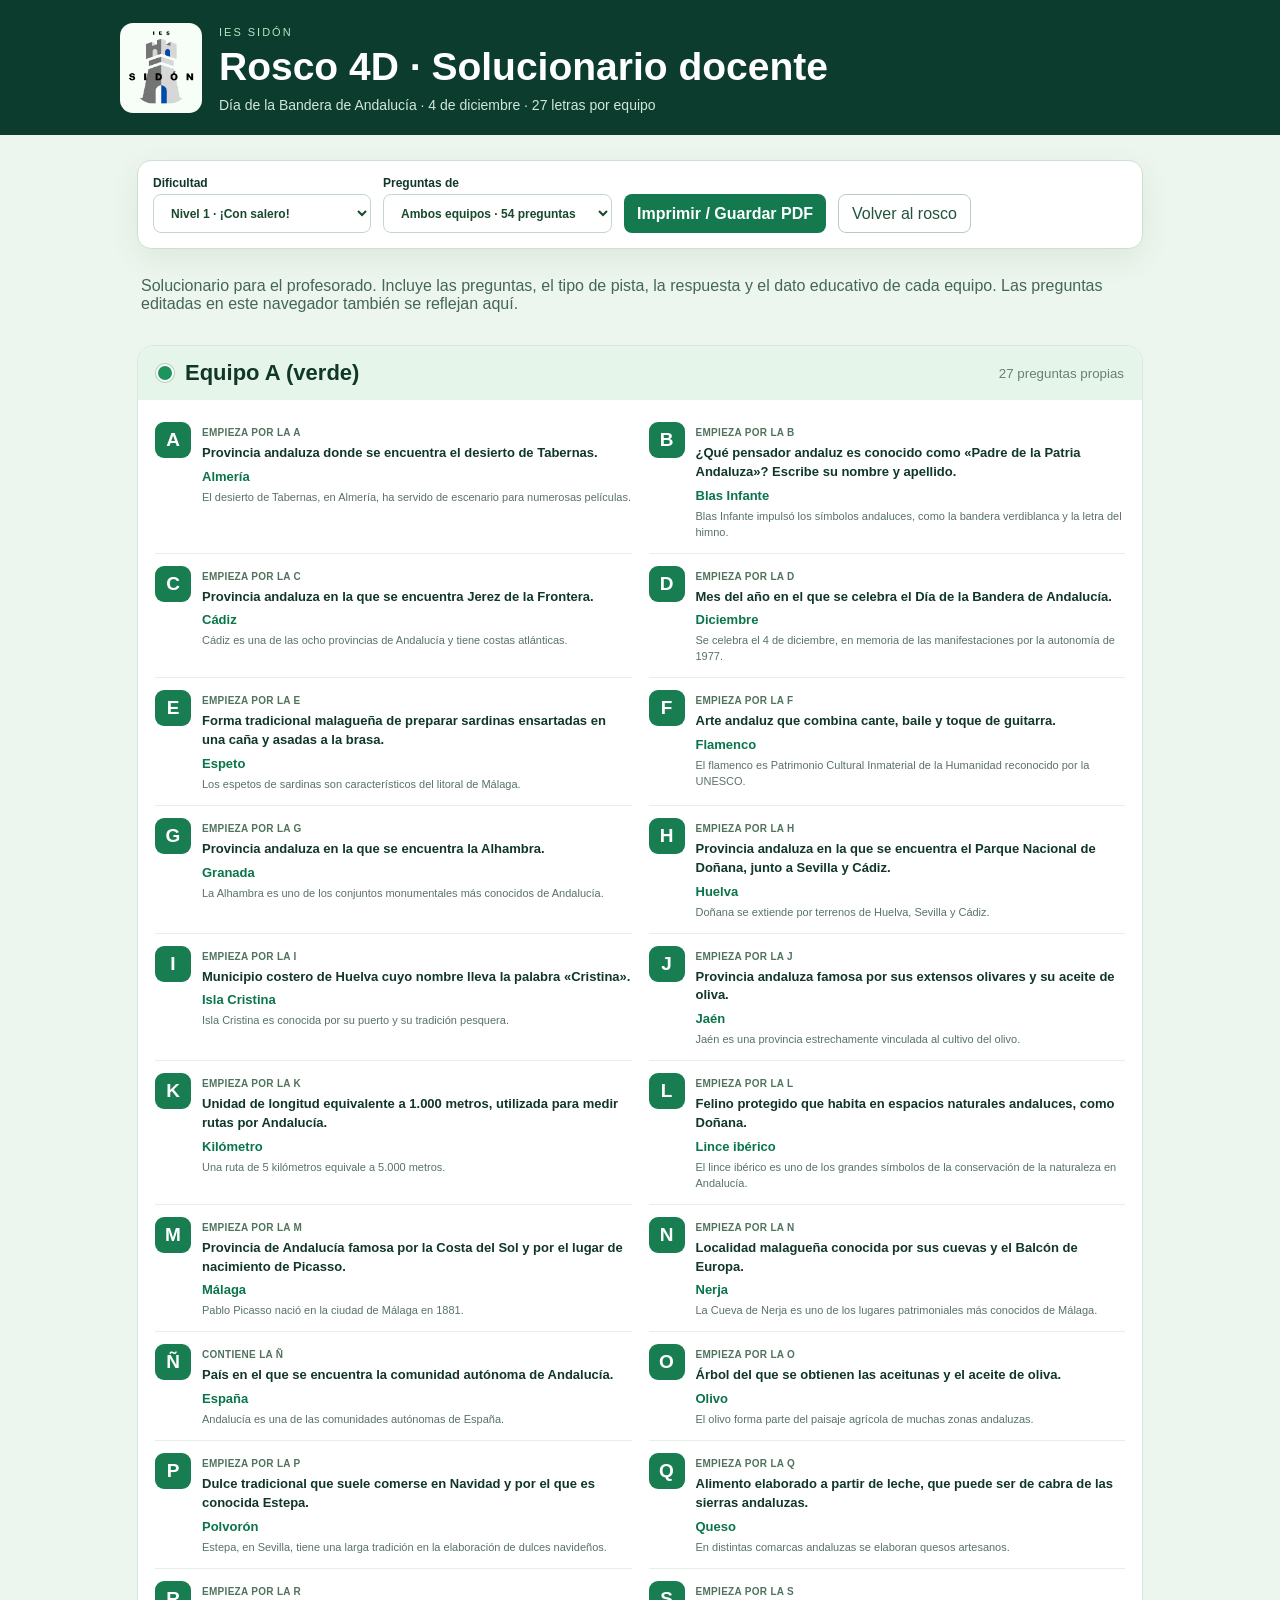
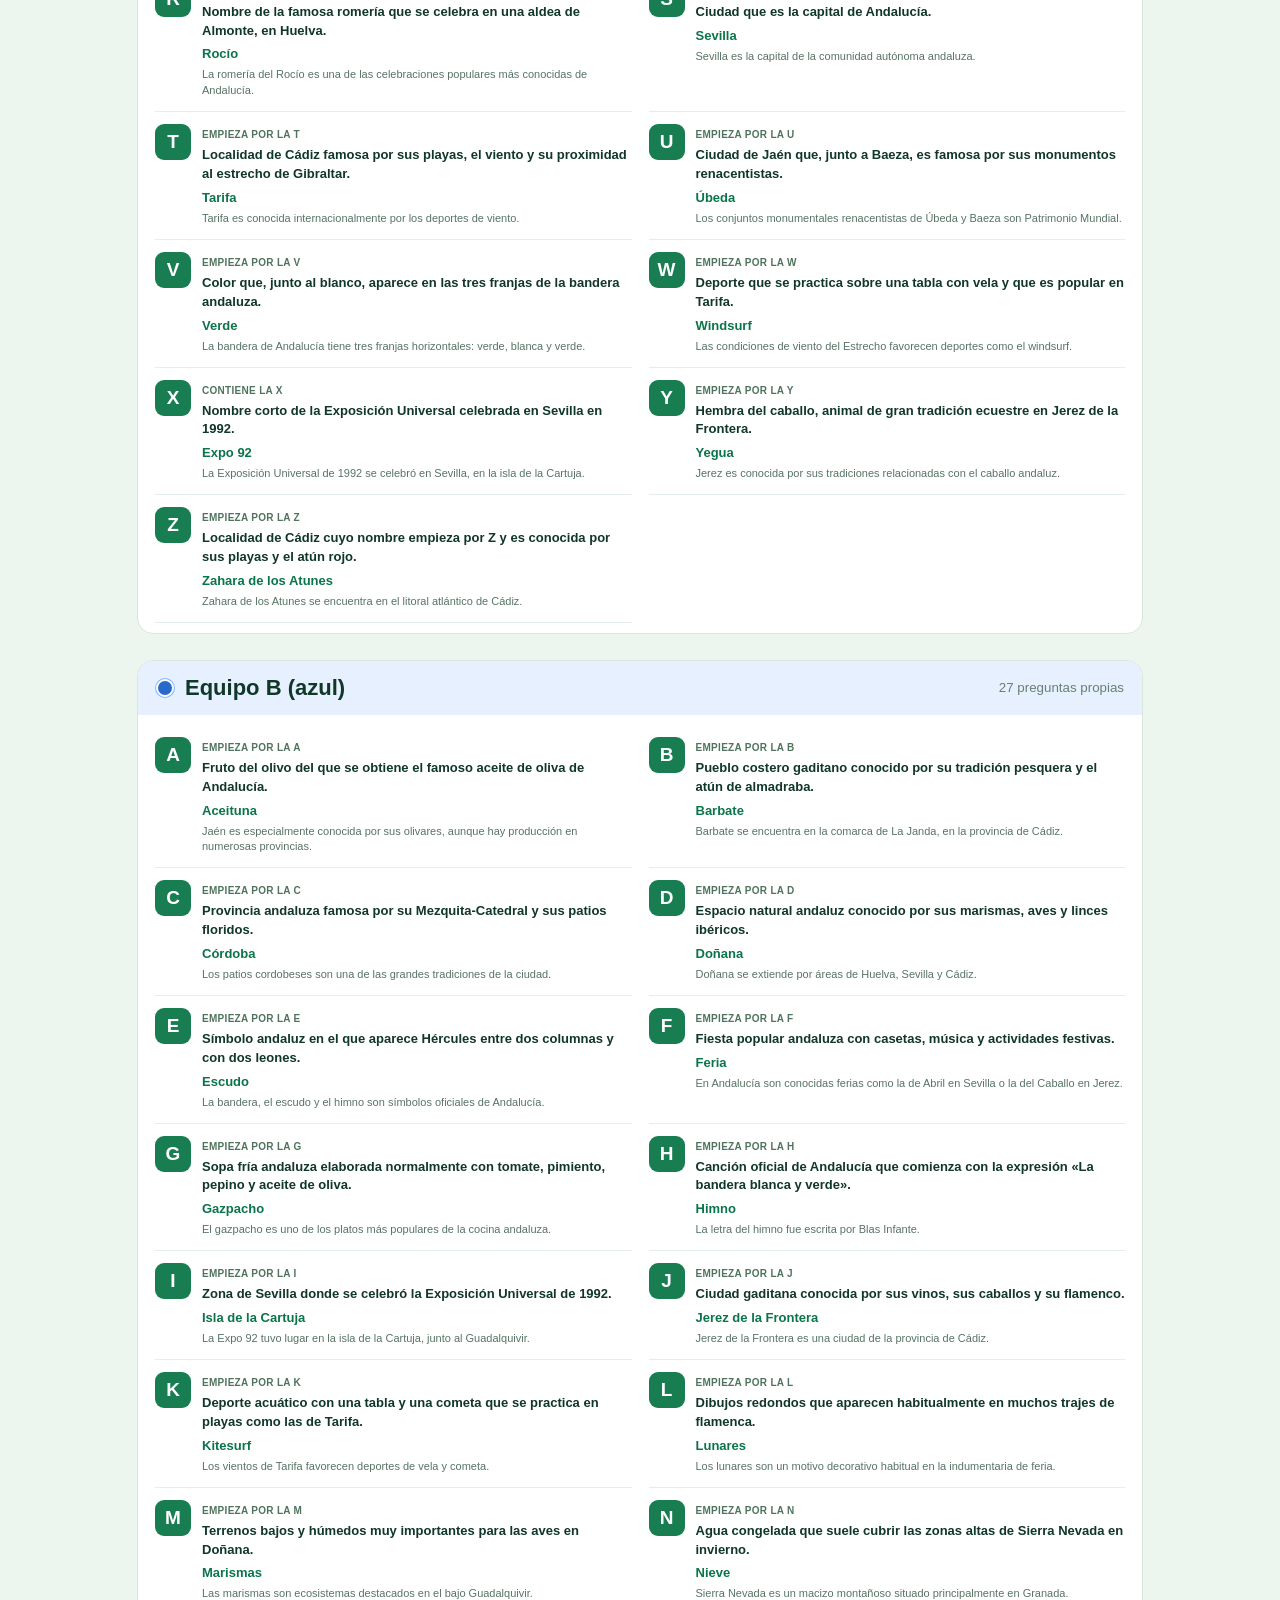
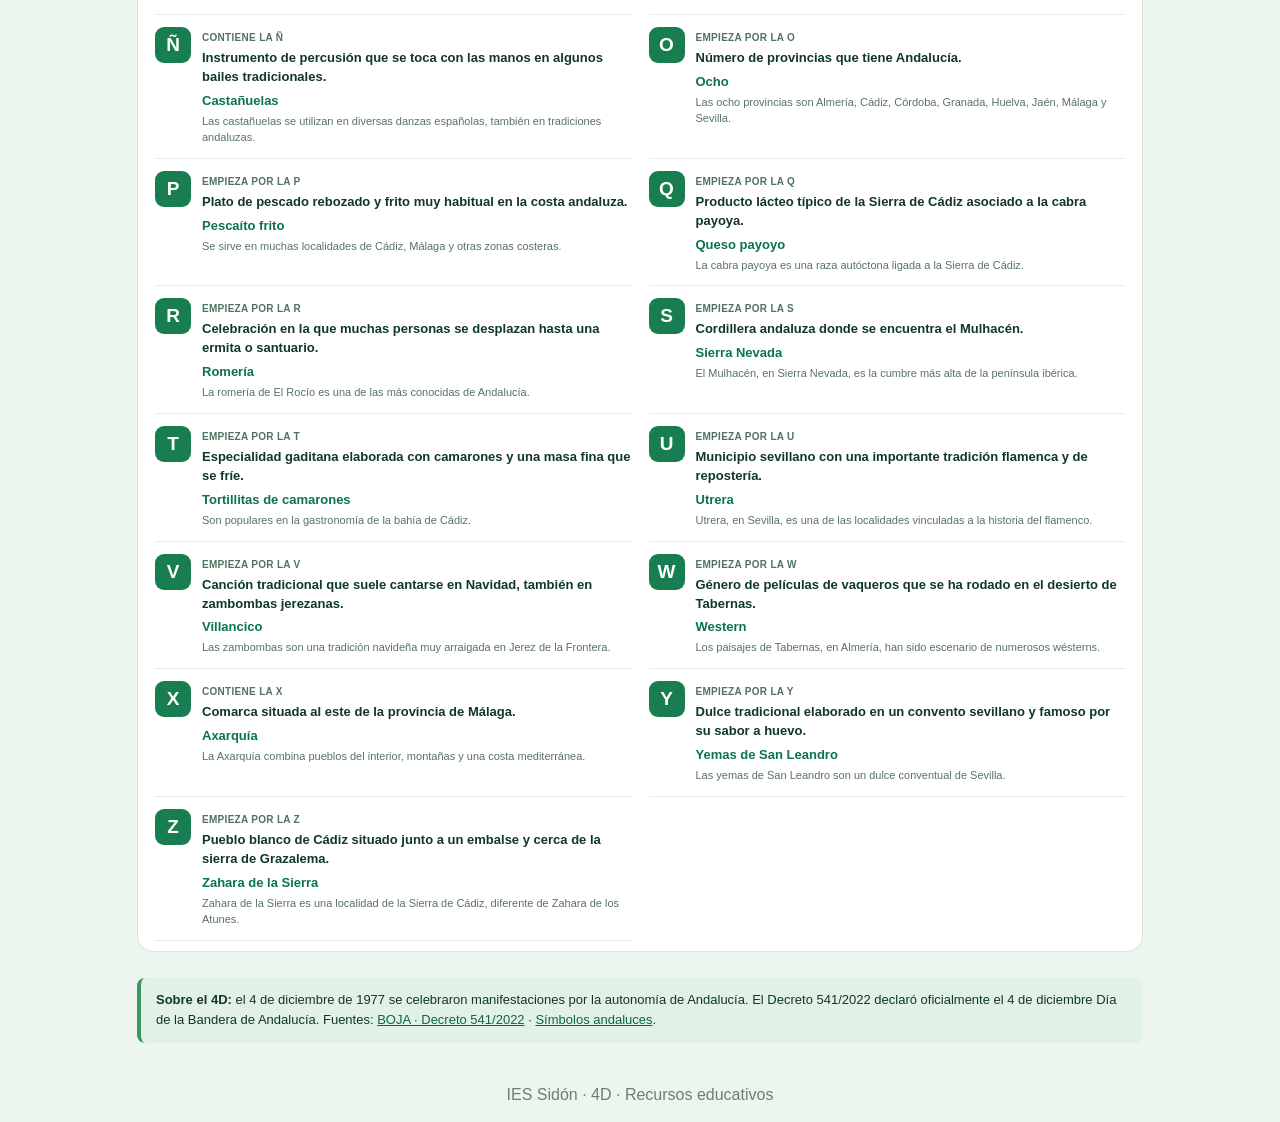
<file: solucionario.html>
<!doctype html>
<html lang="es"><head><meta charset="utf-8"><meta name="viewport" content="width=device-width,initial-scale=1"><title>Solucionario · Rosco 4D · IES Sidón</title>
<style>
:root{font-family:'Segoe UI',Arial,sans-serif;color:#103728;background:#edf6ee}*{box-sizing:border-box}body{margin:0}header{background:#0b3c2e;color:white;padding:22px max(18px,calc((100% - 1040px)/2))}header .brand{display:flex;align-items:center;gap:17px}header img{height:90px;width:82px;object-fit:contain;background:#f7fdf7;border-radius:13px;padding:5px}header small{font-size:11px;letter-spacing:2px;color:#b6e7c1}h1{margin:5px 0 8px;font-size:clamp(25px,4vw,39px)}header p{margin:0;color:#d1e8d8;font-size:14px}main{max-width:1040px;margin:25px auto;padding:0 17px}.tools{display:flex;flex-wrap:wrap;align-items:end;gap:12px;padding:15px;border:1px solid #cfdfd3;background:white;border-radius:14px;box-shadow:0 10px 30px #204c2515}.tools label{display:flex;flex-direction:column;gap:4px;font-size:12px;font-weight:800}.tools select,.tools button,.tools a{min-height:39px;border-radius:8px;padding:8px 13px;font:inherit}.tools select{background:white;border:1px solid #c4d7ca;color:#18492d}.tools button{background:#14794f;border:0;color:white;font-weight:750;cursor:pointer}.tools a{display:inline-flex;align-items:center;border:1px solid #b7ccbf;text-decoration:none;color:#22533d}.intro{padding:12px 4px;color:#436655}.team-section{margin:20px 0 26px;background:white;border:1px solid #d8e6dc;border-radius:16px;overflow:hidden}.team-head{display:flex;align-items:center;gap:11px;background:#e6f5e9;padding:14px 18px}.team-section.white .team-head{background:#e6f0ff}.team-head h2{margin:0;font-size:22px}.team-head small{color:#668071;margin-left:auto}.dot{width:18px;height:18px;background:#1c945b;border-radius:50%;border:2px solid white;box-shadow:0 0 0 1px #b5ceb9}.team-section.white .dot{background:#276aca;box-shadow:0 0 0 1px #83b7ff}.rows{display:grid;grid-template-columns:repeat(2,minmax(0,1fr));gap:0 17px;padding:10px 17px}.row{display:flex;gap:11px;padding:12px 0;border-bottom:1px solid #e6eee8;break-inside:avoid}.letter{flex:0 0 36px;height:36px;display:grid;place-items:center;border-radius:9px;background:#187d51;color:#fff;font-size:19px;font-weight:850}.data{min-width:0}.data small{font-weight:800;font-size:10px;letter-spacing:.3px;color:#50735e}.data h3{font-size:13px;line-height:1.45;margin:4px 0}.data strong{font-size:13px;color:#0a744a}.data p{font-size:11px;color:#587365;margin:5px 0 0;line-height:1.45}.source{border-left:4px solid #3c9565;background:#e2f1e6;border-radius:8px;padding:12px 15px;font-size:13px;line-height:1.6;margin:16px 0}.source a{color:#0c6743}footer{color:#68816f;text-align:center;padding:18px}.warn{background:#fff6e8;padding:10px;border-radius:8px;color:#8a4d1b}
@media(max-width:670px){.rows{grid-template-columns:1fr}.team-head small{display:none}}
@media print{@page{size:A4;margin:12mm}body{background:white;color:#000}header{padding:0 0 12px;background:white;color:#132f23;border-bottom:3px solid #138455}header .brand img{height:65px;width:58px}header small,header p{color:#385c45}.tools,.intro,footer{display:none}main{margin:0;max-width:none;padding:0}.team-section{margin:13px 0;border:none;border-radius:0;break-before:auto}.team-head{padding:7px 0;border-bottom:1px solid #799c84;background:white!important}.team-head h2{font-size:18px}.rows{grid-template-columns:repeat(2,1fr);gap:0 13px;padding:2px 0}.row{padding:7px 0}.letter{width:28px;height:28px;flex-basis:28px;font-size:15px;-webkit-print-color-adjust:exact;print-color-adjust:exact}.data h3{font-size:11px;margin:2px 0}.data strong{font-size:11px}.data p{font-size:9px}.source{padding:7px;background:#f6faf7;font-size:9px;margin-top:10px;break-inside:avoid}}
</style></head><body>
<header><div class="brand"><img src="[data-uri]" alt="Logo del IES Sidón"><div><small>IES SIDÓN</small><h1>Rosco 4D · Solucionario docente</h1><p>Día de la Bandera de Andalucía · 4 de diciembre · 27 letras por equipo</p></div></div></header>
<main><div class="tools"><label>Dificultad<select id="level"><option value="1">Nivel 1 · ¡Con salero!</option><option value="2">Nivel 2 · ¡Olé tu arte!</option><option value="3">Nivel 3 · ¡Aquí hay duende!</option><option value="4">Nivel 4 · ¡Quillo, qué nivelazo!</option></select></label><label>Preguntas de<select id="team"><option value="both">Ambos equipos · 54 preguntas</option><option value="green">Equipo A (verde) · 27 preguntas</option><option value="white">Equipo B (azul) · 27 preguntas</option></select></label><button type="button" id="print">Imprimir / Guardar PDF</button><a href="index.html">Volver al rosco</a></div>
<p class="intro">Solucionario para el profesorado. Incluye las preguntas, el tipo de pista, la respuesta y el dato educativo de cada equipo. Las preguntas editadas en este navegador también se reflejan aquí.</p><div id="rows" aria-label="Preguntas y soluciones"></div>
<div class="source"><strong>Sobre el 4D:</strong> el 4 de diciembre de 1977 se celebraron manifestaciones por la autonomía de Andalucía. El Decreto 541/2022 declaró oficialmente el 4 de diciembre Día de la Bandera de Andalucía. Fuentes: <a href="https://www.juntadeandalucia.es/boja/2022/217/1">BOJA · Decreto 541/2022</a> · <a href="https://www.juntadeandalucia.es/organismos/transparencia/informacion-institucional-organizativa/simbolos.html">Símbolos andaluces</a>.</div></main><footer>IES Sidón · 4D · Recursos educativos</footer>
<script src="js/questions.js"></script><script>
(()=>{'use strict';const level=document.getElementById('level'),team=document.getElementById('team'),rows=document.getElementById('rows');const url=new URLSearchParams(location.search);level.value=['1','2','3','4'].includes(url.get('curso'))?url.get('curso'):'1';team.value=['green','white','both'].includes(url.get('equipo'))?url.get('equipo'):'both';let bank=window.ROSCO_QUESTIONS;
try{const custom=JSON.parse(localStorage.getItem('rosco4d_custom_bank_v4'));if(custom&&[1,2,3,4].every(l=>custom[l]&&['green','white'].every(t=>custom[l][t]?.length===27)))bank=custom;}catch{}
function render(){rows.replaceChildren();const teams=team.value==='both'?['green','white']:[team.value];for(const key of teams){const section=document.createElement('section');section.className='team-section '+key;const head=document.createElement('div');head.className='team-head';const dot=document.createElement('span');dot.className='dot';const title=document.createElement('h2');title.textContent='Equipo '+(key==='green'?'A (verde)':'B (azul)');const info=document.createElement('small');info.textContent='27 preguntas propias';head.append(dot,title,info);const list=document.createElement('div');list.className='rows';for(const q of bank[level.value][key]){const row=document.createElement('article');row.className='row';const letter=document.createElement('div');letter.className='letter';letter.textContent=q.letter;const data=document.createElement('div');data.className='data';for(const [tag,txt] of [['small',q.mode==='starts'?`EMPIEZA POR LA ${q.letter}`:`CONTIENE LA ${q.letter}`],['h3',q.clue],['strong',q.answer],['p',q.fact]]){const el=document.createElement(tag);el.textContent=txt;data.append(el);}row.append(letter,data);list.append(row);}section.append(head,list);rows.append(section);}}
level.addEventListener('change',render);team.addEventListener('change',render);document.getElementById('print').addEventListener('click',()=>print());render();})();
</script></body></html>
</file>
